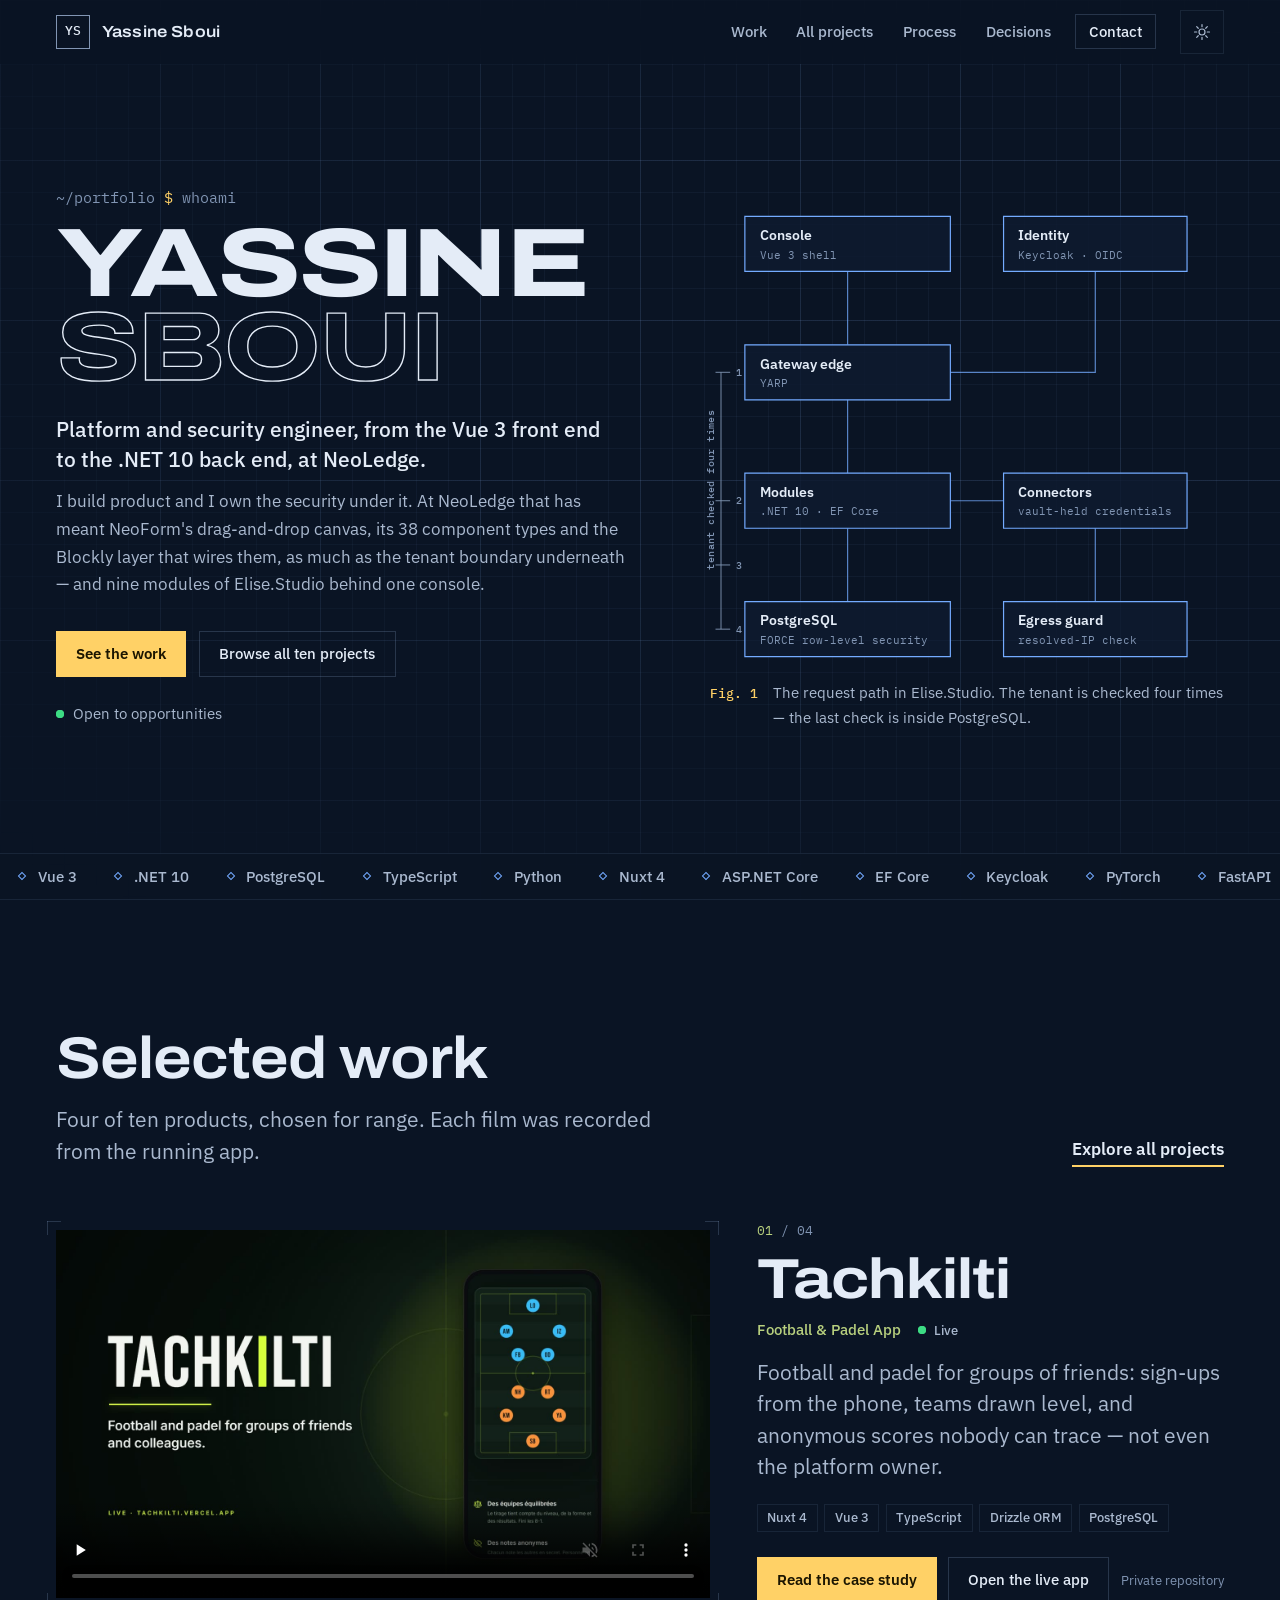
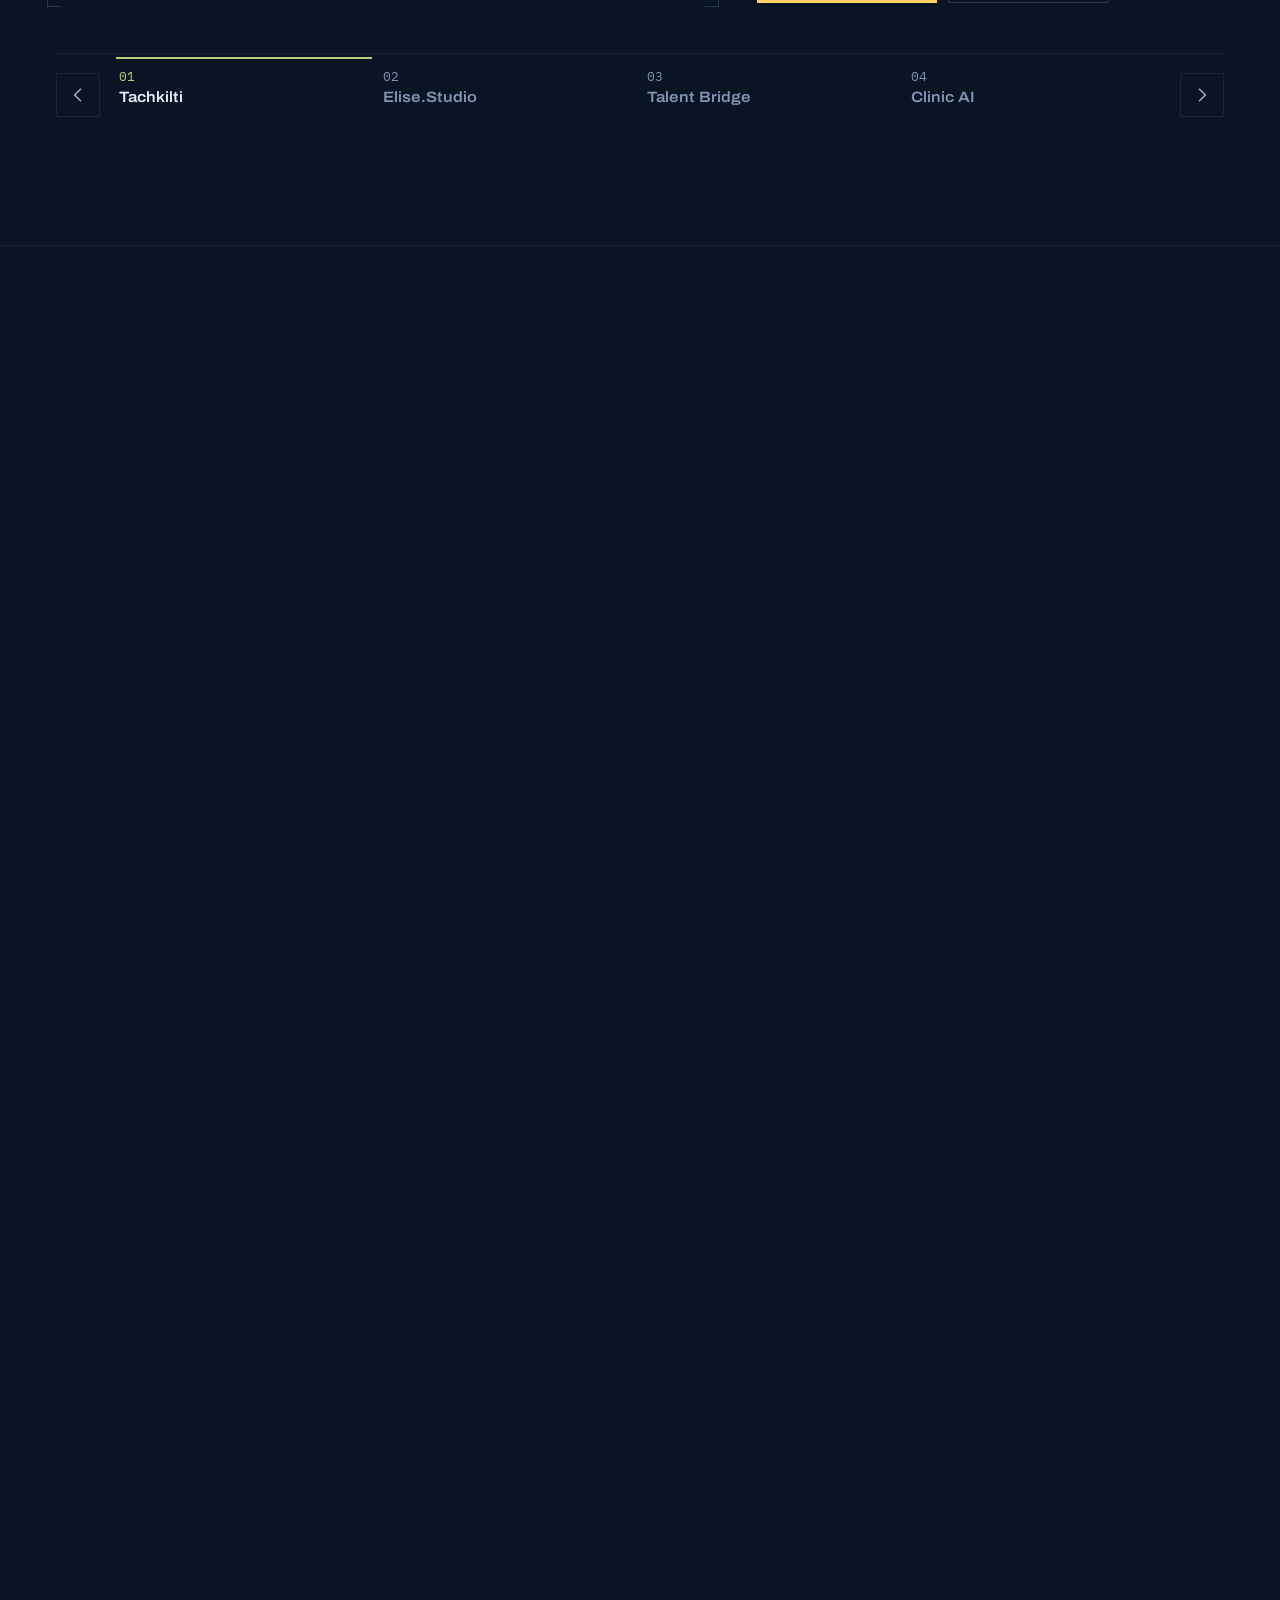
<file: index.html>
<!DOCTYPE html>
<html lang="en" data-theme="dark">
  <head>
    <meta charset="utf-8" />
    <meta name="viewport" content="width=device-width, initial-scale=1" />
    <title>Yassine Sboui — Platform and security engineer</title>
    <meta name="description" content="Yassine Sboui — platform and security engineer, Vue 3 to .NET 10. Ten shipped products, two live to try; case studies with architecture, decisions and demo films." />
    <meta name="author" content="Yassine Sboui" />
    <meta name="theme-color" content="#0a1424" />
    <link rel="canonical" href="https://yassinesboui.vercel.app/" />
    <meta property="og:type" content="website" />
    <meta property="og:title" content="Yassine Sboui — Platform and security engineer" />
    <meta property="og:description" content="Yassine Sboui — platform and security engineer, Vue 3 to .NET 10. Ten shipped products, two live to try; case studies with architecture, decisions and demo films." />
    <meta property="og:url" content="https://yassinesboui.vercel.app/" />
    <meta property="og:image" content="https://yassinesboui.vercel.app/assets/img/og-card.jpg" />
    <meta property="og:image:width" content="1200" />
    <meta property="og:image:height" content="630" />
    <meta name="twitter:card" content="summary_large_image" />
    <meta name="twitter:image" content="https://yassinesboui.vercel.app/assets/img/og-card.jpg" />
    <link rel="icon" type="image/png" href="assets/img/favicon-64.png" />
    <link rel="apple-touch-icon" href="assets/img/apple-touch-icon.png" />
    <!-- Set the theme before first paint, so a visitor who chose the light plate never sees
         the dark one flash first. main.js owns the toggle; this only reads the stored choice. -->
    <script>try{var t=localStorage.getItem('ys-theme');if(t)document.documentElement.setAttribute('data-theme',t)}catch(_){}document.documentElement.classList.add('js')</script>
    <!-- Fonts are self-hosted (assets/fonts), so no third-party origin sits on the critical path. They
         are deliberately not preloaded: on a slow link a preload competes with the stylesheet the
         first paint needs (measured 24 Nov 2026 with render/preload-ab.js), and swapping in causes no
         layout shift. -->
    <link rel="stylesheet" href="assets/css/styles.css" />
    <script src="assets/js/main.js" defer></script>
    <script src="assets/js/home.js" defer></script>
  </head>
  <body>
    <a class="skip-link" href="#main">Skip to content</a>
    <header class="nav" id="nav">
      <nav class="nav__inner wrap" aria-label="Primary">
        <a href="./" class="nav__brand" aria-label="Yassine Sboui, home">
          <span class="nav__mark" aria-hidden="true">YS</span>
          <span class="nav__name">Yassine Sboui</span>
        </a>
        <ul class="nav__menu" id="navMenu">
          <li><a href="#work">Work</a></li>
          <li><a href="projects">All projects</a></li>
          <li><a href="#pipeline">Process</a></li>
          <li><a href="#decisions">Decisions</a></li>
          <li><a href="#contact" class="nav__cta">Contact</a></li>
        </ul>
        <div class="nav__tools">
          <button id="themeToggle" class="icon-btn" type="button" aria-label="Switch to light theme">
            <svg class="icon-sun" viewBox="0 0 24 24" width="18" height="18" aria-hidden="true"><circle cx="12" cy="12" r="4" /><path d="M12 2v3M12 19v3M2 12h3M19 12h3M4.9 4.9l2.1 2.1M17 17l2.1 2.1M19.1 4.9 17 7M7 17l-2.1 2.1" /></svg>
            <svg class="icon-moon" viewBox="0 0 24 24" width="18" height="18" aria-hidden="true"><path d="M21 12.8A9 9 0 1 1 11.2 3a7 7 0 0 0 9.8 9.8Z" /></svg>
          </button>
          <button class="nav__toggle icon-btn" id="navToggle" type="button" aria-expanded="false" aria-controls="navMenu" aria-label="Open navigation">
            <span></span><span></span>
          </button>
        </div>
      </nav>
      <span class="nav__progress" id="navProgress" aria-hidden="true"></span>
    </header>
    <main id="main">
      <!-- ============ HERO ============
           The one bold moment on the site. The name is the output of `whoami`, set as large as
           the column allows; beside it, the request path of the flagship platform drafts itself
           like a blueprint, with the four tenant checks dimensioned down its left edge. Every
           box and label in the figure is a real component of Elise.Studio. -->
      <section class="hero" id="top" aria-labelledby="hero-name">
        <div class="hero__grid" aria-hidden="true"></div>
        <div class="hero__inner wrap">
          <div class="hero__copy">
            <p class="hero__prompt"><span class="hero__path">~/portfolio</span> <span class="hero__dollar">$</span> whoami</p>
            <h1 class="hero__name" id="hero-name"><span>Yassine</span> <span>Sboui</span></h1>
            <p class="hero__role">Platform and security engineer, from the Vue&nbsp;3 front end to the .NET&nbsp;10 back end, at NeoLedge.</p>
            <p class="hero__lede">
              I build product and I own the security under it. At NeoLedge that has meant NeoForm's
              drag-and-drop canvas, its 38 component types and the Blockly layer that wires them, as much
              as the tenant boundary underneath — and nine modules of Elise.Studio behind one console.
            </p>
            <div class="hero__actions">
              <a class="btn btn--primary" href="#work">See the work</a>
              <a class="btn" href="projects">Browse all ten projects</a>
            </div>
            <p class="hero__open"><span class="status__dot" aria-hidden="true"></span>Open to opportunities</p>
          </div>

          <figure class="hero__figure" id="heroFigure">
            <svg class="blueprint" viewBox="0 0 560 520" role="img" aria-labelledby="fig1-cap">
              <!-- connections -->
              <g class="bp-wires">
                <path class="draw" style="--d:.55s" pathLength="1" d="M150 92 V172" />
                <path class="draw" style="--d:.8s" pathLength="1" d="M420 92 V202 H262" />
                <path class="draw" style="--d:1.0s" pathLength="1" d="M150 232 V312" />
                <path class="draw" style="--d:1.2s" pathLength="1" d="M150 372 V452" />
                <path class="draw" style="--d:1.35s" pathLength="1" d="M262 342 H320" />
                <path class="draw" style="--d:1.5s" pathLength="1" d="M420 372 V452" />
              </g>
              <!-- components -->
              <g class="bp-node" data-say="Eight modules mounted in one Vue 3 shell; forms are built by dragging fields onto a canvas.">
                <rect class="draw" style="--d:.1s" pathLength="1" x="38" y="32" width="224" height="60" />
                <text x="54" y="58" class="bp-name fade" style="--d:.5s">Console</text>
                <text x="54" y="78" class="bp-tech fade" style="--d:.6s">Vue 3 shell</text>
              </g>
              <g class="bp-node" data-say="Sign-in through Keycloak; one level and a module perimeter per user replace 27 identity-provider roles.">
                <rect class="draw" style="--d:.3s" pathLength="1" x="320" y="32" width="200" height="60" />
                <text x="336" y="58" class="bp-name fade" style="--d:.7s">Identity</text>
                <text x="336" y="78" class="bp-tech fade" style="--d:.8s">Keycloak · OIDC</text>
              </g>
              <g class="bp-node" data-say="Check 1, at the gateway: a workspace is granted only after membership is confirmed.">
                <rect class="draw" style="--d:.45s" pathLength="1" x="38" y="172" width="224" height="60" />
                <text x="54" y="198" class="bp-name fade" style="--d:.9s">Gateway edge</text>
                <text x="54" y="218" class="bp-tech fade" style="--d:1s">YARP</text>
              </g>
              <g class="bp-node" data-say="Checks 2 and 3: EF Core query filters, then an app.tenant_id interceptor on every connection.">
                <rect class="draw" style="--d:.65s" pathLength="1" x="38" y="312" width="224" height="60" />
                <text x="54" y="338" class="bp-name fade" style="--d:1.1s">Modules</text>
                <text x="54" y="358" class="bp-tech fade" style="--d:1.2s">.NET 10 · EF Core</text>
              </g>
              <g class="bp-node" data-say="Ten connector families — REST, SQL, S3, SMTP, DocuSign, MCP — with credentials held in a vault.">
                <rect class="draw" style="--d:.8s" pathLength="1" x="320" y="312" width="200" height="60" />
                <text x="336" y="338" class="bp-name fade" style="--d:1.3s">Connectors</text>
                <text x="336" y="358" class="bp-tech fade" style="--d:1.4s">vault-held credentials</text>
              </g>
              <g class="bp-node" data-say="Check 4, inside the database: FORCE row-level security under roles that cannot bypass it.">
                <rect class="draw" style="--d:.95s" pathLength="1" x="38" y="452" width="224" height="60" />
                <text x="54" y="478" class="bp-name fade" style="--d:1.5s">PostgreSQL</text>
                <text x="54" y="498" class="bp-tech fade" style="--d:1.6s">FORCE row-level security</text>
              </g>
              <g class="bp-node" data-say="Private-network targets are refused on the resolved IP, before any socket opens.">
                <rect class="draw" style="--d:1.1s" pathLength="1" x="320" y="452" width="200" height="60" />
                <text x="336" y="478" class="bp-name fade" style="--d:1.7s">Egress guard</text>
                <text x="336" y="498" class="bp-tech fade" style="--d:1.8s">resolved-IP check</text>
              </g>
              <!-- dimension line: where the tenant is enforced -->
              <g class="bp-dim fade" style="--d:1.9s">
                <path d="M12 202 V482" />
                <path d="M6 202 H22 M6 342 H22 M6 412 H22 M6 482 H22" />
                <text x="28" y="206">1</text><text x="28" y="346">2</text><text x="28" y="416">3</text><text x="28" y="486">4</text>
                <text class="bp-dim__label" transform="translate(4 330) rotate(-90)" text-anchor="middle">tenant checked four times</text>
              </g>
              <!-- a request travelling down the path, once the drawing is done -->
              <circle class="bp-packet" r="4.5" />
            </svg>
            <figcaption id="fig1-cap">
              <span class="fig-no">Fig. 1</span>
              <span class="hero__say" id="heroSay">The request path in Elise.Studio. The tenant is checked four times — the last check is inside PostgreSQL.</span>
            </figcaption>
          </figure>
        </div>
        <p class="hero__readout" aria-hidden="true"><span>x</span> <span id="rx">0000</span> <span>y</span> <span id="ry">0000</span></p>
        <div class="ticker" role="region" aria-label="Technologies I work with">
        <ul class="ticker__track"><li>Vue 3</li><li>.NET 10</li><li>PostgreSQL</li><li>TypeScript</li><li>Python</li><li>Nuxt 4</li><li>ASP.NET Core</li><li>EF Core</li><li>Keycloak</li><li>PyTorch</li><li>FastAPI</li><li>Spring Boot</li><li>Flutter</li><li>React</li><li>Docker</li><li>Playwright</li><li>Row-level security</li><li>Blockly</li><li>SQL Server</li><li>Node.js</li></ul>
        <ul class="ticker__track" aria-hidden="true"><li>Vue 3</li><li>.NET 10</li><li>PostgreSQL</li><li>TypeScript</li><li>Python</li><li>Nuxt 4</li><li>ASP.NET Core</li><li>EF Core</li><li>Keycloak</li><li>PyTorch</li><li>FastAPI</li><li>Spring Boot</li><li>Flutter</li><li>React</li><li>Docker</li><li>Playwright</li><li>Row-level security</li><li>Blockly</li><li>SQL Server</li><li>Node.js</li></ul>
      </div>
      </section>

      <!-- ============ SELECTED WORK ============ -->
      <section class="sheet wrap" id="work" aria-labelledby="work-title">
        <div class="sheet__head sheet__head--split">
          <div>
            <h2 class="sheet__title" id="work-title">Selected work</h2>
            <p class="sheet__intro">Four of ten products, chosen for range. Each film was recorded from the running app.</p>
          </div>
          <a class="link-strong" href="projects">Explore all projects</a>
        </div>
        <div class="carousel" aria-roledescription="carousel" aria-label="Selected projects">
          <div class="carousel__viewport">
          <article class="slide accent-tachkilti is-active" id="slide-tachkilti" role="group" aria-roledescription="slide" aria-label="1 of 4: Tachkilti">
            <div class="slide__media">
            <div class="project__media frame">
              <video controls muted loop playsinline preload="none" poster="assets/video/tachkilti-poster.jpg" width="1600" height="900">
                <source src="assets/video/tachkilti.mp4" type="video/mp4" />
                Your browser can't play this video. <a href="assets/video/tachkilti.mp4">Download the film</a>.
              </video>
            </div>
            </div>
            <div class="slide__body">
              <p class="slide__count"><span>01</span> / 04</p>
              <h3 class="slide__title">Tachkilti</h3>
              <div class="slide__meta"><p class="slide__kind">Football &amp; Padel App</p><p class="status status--live "><span class="status__dot" aria-hidden="true"></span>Live</p></div>
              <p class="slide__summary">Football and padel for groups of friends: sign-ups from the phone, teams drawn level, and anonymous scores nobody can trace — not even the platform owner.</p>
              <ul class="tags"><li>Nuxt 4</li><li>Vue 3</li><li>TypeScript</li><li>Drizzle ORM</li><li>PostgreSQL</li></ul>
              <div class="slide__links"><a class="btn btn--primary" href="work/tachkilti">Read the case study</a><a class="btn" href="https://tachkilti.vercel.app" target="_blank" rel="noopener">Open the live app</a><span class="note-private">Private repository</span></div>
            </div>
          </article>
          <article class="slide accent-elise-studio" id="slide-elise-studio" role="group" aria-roledescription="slide" aria-label="2 of 4: Elise.Studio">
            <div class="slide__media">
            <div class="project__media frame">
              <video controls muted loop playsinline preload="none" data-poster="assets/video/elise-studio-poster.jpg" width="1600" height="900">
                <source src="assets/video/elise-studio.mp4" type="video/mp4" />
                Your browser can't play this video. <a href="assets/video/elise-studio.mp4">Download the film</a>.
              </video>
            </div>
            </div>
            <div class="slide__body">
              <p class="slide__count"><span>02</span> / 04</p>
              <h3 class="slide__title">Elise.Studio</h3>
              <div class="slide__meta"><p class="slide__kind">Multi-Tenant Platform</p><p class="status status--enterprise "><span class="status__dot" aria-hidden="true"></span>At NeoLedge</p></div>
              <p class="slide__summary">Nine business modules behind one console, with every request&#x27;s tenant enforced four separate times — down to row-level security in PostgreSQL.</p>
              <ul class="tags"><li>.NET 10</li><li>Vue 3</li><li>PostgreSQL RLS</li><li>YARP</li><li>Elsa Workflows 3</li></ul>
              <div class="slide__links"><a class="btn btn--primary" href="work/elise-studio">Read the case study</a><span class="note-private">Private enterprise project</span></div>
            </div>
          </article>
          <article class="slide accent-talent-bridge" id="slide-talent-bridge" role="group" aria-roledescription="slide" aria-label="3 of 4: Talent Bridge">
            <div class="slide__media">
            <div class="project__media frame">
              <video controls muted loop playsinline preload="none" data-poster="assets/video/talent-bridge-poster.jpg" width="1600" height="900">
                <source src="assets/video/talent-bridge.mp4" type="video/mp4" />
                Your browser can't play this video. <a href="assets/video/talent-bridge.mp4">Download the film</a>.
              </video>
            </div>
            </div>
            <div class="slide__body">
              <p class="slide__count"><span>03</span> / 04</p>
              <h3 class="slide__title">Talent Bridge</h3>
              <div class="slide__meta"><p class="slide__kind">Matching Engine</p><p class="status status--open "><span class="status__dot" aria-hidden="true"></span>Open source</p></div>
              <p class="slide__summary">Job matching that shows its work: a seven-part score over 785,741 scraped postings, with every sub-score, matched and missing skill, and written reason in the response.</p>
              <ul class="tags"><li>Python</li><li>FastAPI</li><li>PyTorch</li><li>sentence-transformers</li><li>Vue 3</li></ul>
              <div class="slide__links"><a class="btn btn--primary" href="work/talent-bridge">Read the case study</a><a class="btn" href="https://github.com/YassineSboui/Talent-Bridge" target="_blank" rel="noopener">View the code on GitHub</a></div>
            </div>
          </article>
          <article class="slide accent-clinic-ai" id="slide-clinic-ai" role="group" aria-roledescription="slide" aria-label="4 of 4: Clinic AI">
            <div class="slide__media">
            <div class="project__media frame">
              <video controls muted loop playsinline preload="none" data-poster="assets/video/clinic-ai-poster.jpg" width="1600" height="900">
                <source src="assets/video/clinic-ai.mp4" type="video/mp4" />
                Your browser can't play this video. <a href="assets/video/clinic-ai.mp4">Download the film</a>.
              </video>
            </div>
            </div>
            <div class="slide__body">
              <p class="slide__count"><span>04</span> / 04</p>
              <h3 class="slide__title">Clinic AI</h3>
              <div class="slide__meta"><p class="slide__kind">WhatsApp Assistant</p><p class="status status--pilot "><span class="status__dot" aria-hidden="true"></span>Pilot-ready</p></div>
              <p class="slide__summary">A WhatsApp assistant for clinics that answers in the patient&#x27;s language and books appointments — and only ever quotes prices the clinic published.</p>
              <ul class="tags"><li>Node.js 22</li><li>Express</li><li>better-sqlite3</li><li>WhatsApp Cloud API</li><li>Anthropic SDK</li></ul>
              <div class="slide__links"><a class="btn btn--primary" href="work/clinic-ai">Read the case study</a><span class="note-private">Private repository</span></div>
            </div>
          </article>
          </div>
          <div class="carousel__controls">
            <button type="button" class="icon-btn carousel__step" data-step="-1" aria-label="Previous project">
              <svg viewBox="0 0 24 24" width="20" height="20" aria-hidden="true"><path d="M15 5 8 12l7 7" /></svg>
            </button>
            <ol class="carousel__tabs"><li><button type="button" class="carousel__tab accent-tachkilti" data-go="0" aria-controls="slide-tachkilti" aria-current="true"><span class="carousel__tab-no">01</span><span class="carousel__tab-name">Tachkilti</span></button></li><li><button type="button" class="carousel__tab accent-elise-studio" data-go="1" aria-controls="slide-elise-studio"><span class="carousel__tab-no">02</span><span class="carousel__tab-name">Elise.Studio</span></button></li><li><button type="button" class="carousel__tab accent-talent-bridge" data-go="2" aria-controls="slide-talent-bridge"><span class="carousel__tab-no">03</span><span class="carousel__tab-name">Talent Bridge</span></button></li><li><button type="button" class="carousel__tab accent-clinic-ai" data-go="3" aria-controls="slide-clinic-ai"><span class="carousel__tab-no">04</span><span class="carousel__tab-name">Clinic AI</span></button></li></ol>
            <button type="button" class="icon-btn carousel__step" data-step="1" aria-label="Next project">
              <svg viewBox="0 0 24 24" width="20" height="20" aria-hidden="true"><path d="m9 5 7 7-7 7" /></svg>
            </button>
          </div>
        </div>
      </section>

      <!-- ============ PIPELINE ============ -->
      <section class="sheet wrap" id="pipeline" aria-labelledby="pipeline-title">
        <div class="sheet__head">
          <h2 class="sheet__title" id="pipeline-title">From idea to production</h2>
          <p class="sheet__intro">How I take a system from a constraint to a URL someone else can open — and where each stage shows up in the work.</p>
        </div>
        <div class="pipeline">
          <div class="pipeline__track">
            <div class="pipeline__rail" aria-hidden="true"><span class="pipeline__flow"></span></div>
            <ol class="pipeline__stages" role="tablist" aria-label="Stages">
            <li class="stage" role="presentation">
              <button type="button" class="stage__btn" role="tab" id="tab-idea" aria-selected="true" aria-controls="panel-idea" tabindex="0">
                <span class="stage__node" aria-hidden="true"><span></span></span>
                <span class="stage__no">01</span>
                <span class="stage__name">Idea</span>
                <span class="stage__count">3 examples</span>
              </button>
            </li>
            <li class="stage" role="presentation">
              <button type="button" class="stage__btn" role="tab" id="tab-architecture" aria-selected="false" aria-controls="panel-architecture" tabindex="-1">
                <span class="stage__node" aria-hidden="true"><span></span></span>
                <span class="stage__no">02</span>
                <span class="stage__name">Architecture</span>
                <span class="stage__count">3 examples</span>
              </button>
            </li>
            <li class="stage" role="presentation">
              <button type="button" class="stage__btn" role="tab" id="tab-development" aria-selected="false" aria-controls="panel-development" tabindex="-1">
                <span class="stage__node" aria-hidden="true"><span></span></span>
                <span class="stage__no">03</span>
                <span class="stage__name">Development</span>
                <span class="stage__count">3 examples</span>
              </button>
            </li>
            <li class="stage" role="presentation">
              <button type="button" class="stage__btn" role="tab" id="tab-testing" aria-selected="false" aria-controls="panel-testing" tabindex="-1">
                <span class="stage__node" aria-hidden="true"><span></span></span>
                <span class="stage__no">04</span>
                <span class="stage__name">Testing</span>
                <span class="stage__count">3 examples</span>
              </button>
            </li>
            <li class="stage" role="presentation">
              <button type="button" class="stage__btn" role="tab" id="tab-deployment" aria-selected="false" aria-controls="panel-deployment" tabindex="-1">
                <span class="stage__node" aria-hidden="true"><span></span></span>
                <span class="stage__no">05</span>
                <span class="stage__name">Deployment</span>
                <span class="stage__count">3 examples</span>
              </button>
            </li>
            </ol>
          </div>
          <div class="pipeline__panels">
          <div class="stage-panel" role="tabpanel" id="panel-idea" aria-labelledby="tab-idea">
            <p class="stage-panel__principle">Start from the constraint, not the feature list.</p>
            <p class="stage-panel__text">Before a screen exists I write down what has to stay true — a price the model must never invent, a tenant that must never leak, a score nobody may trace.</p>
            <ul class="evidence"><li><a href="work/mrayaq"><span class="evidence__project">MRAYAQ</span><span class="evidence__text">Built instead of paying for Shopify, so prices had to be enforced on the server.</span></a></li><li><a href="work/clinic-ai"><span class="evidence__project">Clinic AI</span><span class="evidence__text">Clinics reply late and without a price; the assistant may only quote published ones.</span></a></li><li><a href="work/talent-bridge"><span class="evidence__project">Talent Bridge</span><span class="evidence__text">Keyword filters rank a title above a skill; the score had to explain itself.</span></a></li></ul>
          </div>
          <div class="stage-panel" role="tabpanel" id="panel-architecture" aria-labelledby="tab-architecture">
            <p class="stage-panel__principle">Draw the boundaries before the screens.</p>
            <p class="stage-panel__text">I decide where each rule is enforced and how many times — then make the boundary the thing the rest of the code cannot go around.</p>
            <ul class="evidence"><li><a href="work/elise-studio"><span class="evidence__project">Elise.Studio</span><span class="evidence__text">A request&#x27;s tenant is checked four times, the last inside PostgreSQL.</span></a></li><li><a href="work/auto-ecole"><span class="evidence__project">Auto-École</span><span class="evidence__text">Six modules reach each other through query interfaces, never through each other&#x27;s tables.</span></a></li><li><a href="work/mrayaq"><span class="evidence__project">MRAYAQ</span><span class="evidence__text">Layered so that no endpoint lambda ever touches the DbContext.</span></a></li></ul>
          </div>
          <div class="stage-panel" role="tabpanel" id="panel-development" aria-labelledby="tab-development">
            <p class="stage-panel__principle">Build across the stack, from component to column.</p>
            <p class="stage-panel__text">Most of my work crosses the whole height of the system: the component, the API behind it, the table under it.</p>
            <ul class="evidence"><li><a href="work/neoform"><span class="evidence__project">NeoForm</span><span class="evidence__text">38 component types, 45 validation rules, and the Blockly layer that wires them.</span></a></li><li><a href="work/tachkilti"><span class="evidence__project">Tachkilti</span><span class="evidence__text">137 API routes behind one installable app, in three languages.</span></a></li><li><a href="work/neolibrary"><span class="evidence__project">NeoLibrary</span><span class="evidence__text">37 components whose state classes are pure functions of props and context.</span></a></li></ul>
          </div>
          <div class="stage-panel" role="tabpanel" id="panel-testing" aria-labelledby="tab-testing">
            <p class="stage-panel__principle">Make the rules executable.</p>
            <p class="stage-panel__text">A rule I care about gets a test that fails when it breaks — a missing database policy, a physical padding value, an endpoint without authorization.</p>
            <ul class="evidence"><li><a href="work/elise-studio"><span class="evidence__project">Elise.Studio</span><span class="evidence__text">A conformance test goes red the moment a table ships without a policy.</span></a></li><li><a href="work/neolibrary"><span class="evidence__project">NeoLibrary</span><span class="evidence__text">585 tests with nothing mounted, including one that forbids physical padding.</span></a></li><li><a href="work/tachkilti"><span class="evidence__project">Tachkilti</span><span class="evidence__text">132 test files, from unit tests to Playwright runs on a real browser.</span></a></li></ul>
          </div>
          <div class="stage-panel" role="tabpanel" id="panel-deployment" aria-labelledby="tab-deployment">
            <p class="stage-panel__principle">Ship where it can be checked.</p>
            <p class="stage-panel__text">The work ends where someone else can open it: a live URL, a pipeline, a migration that runs on every build.</p>
            <ul class="evidence"><li><a href="work/tachkilti"><span class="evidence__project">Tachkilti</span><span class="evidence__text">Vercel and Neon, with migrations applied at build time.</span></a></li><li><a href="work/auto-ecole"><span class="evidence__project">Auto-École</span><span class="evidence__text">Flutter web on Vercel, the Spring Boot API in Docker on Render, PostgreSQL on Neon.</span></a></li><li><a href="work/tripmate"><span class="evidence__project">TripMate</span><span class="evidence__text">An installable app whose opened pages still load offline.</span></a></li></ul>
          </div>
          </div>
        </div>
      </section>

      <!-- ============ DECISIONS ============ -->
      <section class="sheet wrap" id="decisions" aria-labelledby="decisions-title">
        <div class="sheet__head">
          <h2 class="sheet__title" id="decisions-title">Decisions</h2>
          <p class="sheet__intro">Eight calls I would defend in a review. Open one for what I rejected, what I did, and what it cost.</p>
        </div>
        <div class="decisions">
          <details class="decision">
            <summary>
              <span class="decision__label">Nobody knows who</span>
              <span class="decision__constraint">After every match, players score each other out of ten and can leave a note. The scores are only honest if nobody — organiser, platform owner, anyone holding the database — can see who gave what.</span>
              <span class="decision__toggle" aria-hidden="true"></span>
            </summary>
            <div class="decision__body"><dl><div class="decision__part"><dt>What I rejected</dt><dd>Storing the rater and hiding the column.</dd></div><div class="decision__part"><dt>What I did</dt><dd>Every &quot;who&quot; column — rater, note sender, poll voter — holds only an HMAC keyed by a secret that never enters the database; notes and player ratings are also sealed with AES-256-GCM. A player finds their own ratings by recomputing the hash.</dd></div><div class="decision__part"><dt>What it cost</dt><dd>The secret can never be rotated once ratings exist, and a moderator can hide a reported note but never learn who wrote it.</dd></div></dl><a class="decision__link" href="work/tachkilti">From the Tachkilti case study</a></div>
          </details>
          <details class="decision">
            <summary>
              <span class="decision__label">SSRF filter</span>
              <span class="decision__constraint">Connectors have to reach customer systems — REST, SQL, storage and e-signature services we do not control.</span>
              <span class="decision__toggle" aria-hidden="true"></span>
            </summary>
            <div class="decision__body"><dl><div class="decision__part"><dt>What I rejected</dt><dd>Validating the URL.</dd></div><div class="decision__part"><dt>What I did</dt><dd>A filter in the socket connect callback, refusing private-network targets on resolved IPs before any socket opens — closing the DNS-rebinding window.</dd></div><div class="decision__part"><dt>What it cost</dt><dd>The check runs per connection, not once, and DISCOVERY_EGRESS_BLOCKED is a refusal a customer will occasionally see legitimately.</dd></div></dl><a class="decision__link" href="work/elise-studio">From the Elise.Studio case study</a></div>
          </details>
          <details class="decision">
            <summary>
              <span class="decision__label">Publishing 0.524</span>
              <span class="decision__constraint">The triage classifier&#x27;s held-out accuracy is 0.894.</span>
              <span class="decision__toggle" aria-hidden="true"></span>
            </summary>
            <div class="decision__body"><dl><div class="decision__part"><dt>What I rejected</dt><dd>Shipping 0.894 alone.</dd></div><div class="decision__part"><dt>What I did</dt><dd>Published 0.524 cross-source transfer recall beside it, in four places, because holding out an entire CDC/WHO source passage shows the classifier is largely learning one page&#x27;s phrasing.</dd></div><div class="decision__part"><dt>What it cost</dt><dd>Cholera reads 0.015, in public.</dd></div></dl><a class="decision__link" href="work/medical-nlp">From the Symptom Triage Console case study</a></div>
          </details>
          <details class="decision">
            <summary>
              <span class="decision__label">The 62 cap</span>
              <span class="decision__constraint">Keyword ATS filters rank a job title above a candidate who can do the work, and explain neither decision.</span>
              <span class="decision__toggle" aria-hidden="true"></span>
            </summary>
            <div class="decision__body"><dl><div class="decision__part"><dt>What I rejected</dt><dd>One confidence score.</dd></div><div class="decision__part"><dt>What I did</dt><dd>Two stages of ceilings cap matches supported only by the job title: a title hit with a skills sub-score under 35 is held at 62.</dd></div><div class="decision__part"><dt>What it cost</dt><dd>Real title matches get capped too.</dd></div></dl><a class="decision__link" href="work/talent-bridge">From the Talent Bridge case study</a></div>
          </details>
          <details class="decision">
            <summary>
              <span class="decision__label">Discard the reply</span>
              <span class="decision__constraint">The assistant answers foreign patients for Turkish clinics over WhatsApp, and must never quote a price it invented.</span>
              <span class="decision__toggle" aria-hidden="true"></span>
            </summary>
            <div class="decision__body"><dl><div class="decision__part"><dt>What I rejected</dt><dd>Correcting the number.</dd></div><div class="decision__part"><dt>What I did</dt><dd>Every price the model writes is re-extracted against an allow-list built from the clinic&#x27;s price list and FAQ; a reply carrying an unlisted figure is discarded whole, booking marker included.</dd></div><div class="decision__part"><dt>What it cost</dt><dd>The patient gets a fixed &quot;our coordinator will confirm your plan first&quot; line instead of the answer they asked for, and the reply the model did write is discarded with it, booking included.</dd></div></dl><a class="decision__link" href="work/clinic-ai">From the Clinic AI case study</a></div>
          </details>
          <details class="decision">
            <summary>
              <span class="decision__label">Replay, don&#x27;t store</span>
              <span class="decision__constraint">Instructors fill a session sheet after every driving lesson, the office can correct any sheet later, and the exam and billing modules read the result.</span>
              <span class="decision__toggle" aria-hidden="true"></span>
            </summary>
            <div class="decision__body"><dl><div class="decision__part"><dt>What I rejected</dt><dd>Keeping hours and skill levels as columns updated on save.</dd></div><div class="decision__part"><dt>What I did</dt><dd>Nothing is stored twice: official hours, each skill&#x27;s current level and the progress curve are replayed from the validated sheets on every read, so one corrected sheet changes them everywhere at once.</dd></div><div class="decision__part"><dt>What it cost</dt><dd>Every read walks the student&#x27;s whole history instead of reading one row.</dd></div></dl><a class="decision__link" href="work/auto-ecole">From the Auto-École case study</a></div>
          </details>
          <details class="decision">
            <summary>
              <span class="decision__label">Nothing mounted</span>
              <span class="decision__constraint">37 components, an 8-state field spec, seven of those states resolved by a six-branch priority chain — disabled &gt; readonly &gt; invalid &gt; warning &gt; focused &gt; default.</span>
              <span class="decision__toggle" aria-hidden="true"></span>
            </summary>
            <div class="decision__body"><dl><div class="decision__part"><dt>What I rejected</dt><dd>Rendering components to assert it.</dd></div><div class="decision__part"><dt>What I did</dt><dd>Passthrough classes computed as pure functions of props and context, asserted in unit tests with nothing mounted, including a test that forbids physical padding so RTL stays correct.</dd></div><div class="decision__part"><dt>What it cost</dt><dd>The tests assert classes, not pixels.</dd></div></dl><a class="decision__link" href="work/neolibrary">From the NeoLibrary case study</a></div>
          </details>
          <details class="decision">
            <summary>
              <span class="decision__label">This page</span>
              <span class="decision__constraint">Ten demo films of real running product, across one site.</span>
              <span class="decision__toggle" aria-hidden="true"></span>
            </summary>
            <div class="decision__body"><dl><div class="decision__part"><dt>What I rejected</dt><dd>Autoplay and eager loading.</dd></div><div class="decision__part"><dt>What I did</dt><dd>preload=&quot;none&quot;, posters sized to the box they sit in, one film decoding at a time, and a manual-pause flag that scrolling never overrides.</dd></div><div class="decision__part"><dt>What it cost</dt><dd>A deliberate delay before a film starts. Measured on the first seven: 113 MB to 24 MB, scroll p99 99.7ms to 17ms, simultaneous loads 8 to 1, and a film you pause stays paused.</dd></div></dl><span class="decision__link decision__link--here">This site</span></div>
          </details>
        </div>
      </section>

      <!-- ============ STACK ============ -->
      <section class="sheet wrap" id="stack" aria-labelledby="stack-title">
        <div class="sheet__head">
          <h2 class="sheet__title" id="stack-title">What I build with</h2>
          <p class="sheet__intro">Every technology the ten products ship, grouped by layer.</p>
        </div>
        <div class="constellation">
          <figure class="constellation__figure" aria-hidden="true">
            <svg viewBox="0 0 1180 760" class="constellation__svg" focusable="false">
              <g class="cedges"><path d="M926.3 292.2 Q620.9 360.7 394.0 380.0" data-t="Riverpod" data-p="auto-ecole" /><path d="M446.5 605.6 Q523.5 445.4 431.4 451.7" data-t="better-sqlite3" data-p="clinic-ai" /><path d="M804.9 577.3 Q650.6 448.9 650.6 496.0" data-t="FastAPI" data-p="talent-bridge" /><path d="M804.9 577.3 Q624.0 397.9 529.4 264.0" data-t="FastAPI" data-p="medical-nlp" /><path d="M674.8 140.9 Q595.3 352.9 529.4 496.0" data-t="React 19" data-p="tripmate" /><path d="M648.8 622.7 Q616.3 407.9 650.6 264.0" data-t="Drizzle ORM" data-p="tachkilti" /><path d="M902.3 502.4 Q623.8 422.7 431.4 451.7" data-t="Express" data-p="clinic-ai" /><path d="M927.3 465.9 Q699.1 383.1 748.6 308.3" data-t="YARP" data-p="elise-studio" /><path d="M851.3 210.8 Q660.8 317.2 650.6 264.0" data-t="PWA" data-p="tachkilti" /><path d="M851.3 210.8 Q634.2 368.3 529.4 496.0" data-t="PWA" data-p="tripmate" /><path d="M230.2 370.9 Q497.5 403.5 529.4 496.0" data-t="JWT" data-p="tripmate" /><path d="M230.2 370.9 Q467.7 378.0 394.0 380.0" data-t="JWT" data-p="auto-ecole" /><path d="M230.2 370.9 Q476.0 362.2 431.4 308.3" data-t="JWT" data-p="mrayaq" /><path d="M703.2 146.5 Q601.6 354.2 529.4 496.0" data-t="Next.js 16" data-p="tripmate" /><path d="M237.2 330.9 Q547.3 353.4 748.6 308.3" data-t="Elsa Workflows 3" data-p="elise-studio" /><path d="M265.4 273.7 Q483.7 372.4 431.4 451.7" data-t="WhatsApp Cloud API" data-p="clinic-ai" /><path d="M900.8 255.8 Q615.3 352.7 394.0 380.0" data-t="Flutter" data-p="auto-ecole" /><path d="M474.0 612.9 Q529.6 447.0 431.4 451.7" data-t="SQLite" data-p="clinic-ai" /><path d="M474.0 612.9 Q551.2 405.7 529.4 264.0" data-t="SQLite" data-p="medical-nlp" /><path d="M394.5 586.6 Q560.3 451.0 650.6 496.0" data-t="Power BI" data-p="talent-bridge" /><path d="M293.5 519.5 Q538.1 436.2 650.6 496.0" data-t="sentence-transformers" data-p="talent-bridge" /><path d="M243.5 446.8 Q500.4 420.2 529.4 496.0" data-t="Gemini API" data-p="tripmate" /><path d="M243.5 446.8 Q470.7 394.7 394.0 380.0" data-t="Gemini API" data-p="auto-ecole" /><path d="M332.8 207.8 Q546.8 316.6 650.6 264.0" data-t="Neon" data-p="tachkilti" /><path d="M332.8 207.8 Q490.3 342.1 394.0 380.0" data-t="Neon" data-p="auto-ecole" /><path d="M244.3 311.3 Q557.1 364.9 786.0 380.0" data-t="Blockly" data-p="neoform" /><path d="M244.3 311.3 Q548.8 380.7 748.6 451.7" data-t="Blockly" data-p="neolibrary" /><path d="M230.4 391.1 Q545.8 366.7 748.6 308.3" data-t="Keycloak / OIDC" data-p="elise-studio" /><path d="M230.4 391.1 Q554.0 382.4 786.0 380.0" data-t="Keycloak / OIDC" data-p="neoform" /><path d="M868.8 535.6 Q608.2 414.2 394.0 380.0" data-t="Spring Boot 4.1" data-p="auto-ecole" /><path d="M619.5 625.2 Q553.4 433.9 394.0 380.0" data-t="Flyway" data-p="auto-ecole" /><path d="M830.1 196.7 Q607.9 355.4 431.4 451.7" data-t="Vanilla JS" data-p="clinic-ai" /><path d="M914.6 273.7 Q618.3 356.6 394.0 380.0" data-t="Dart" data-p="auto-ecole" /><path d="M949.5 366.9 Q634.2 361.3 431.4 308.3" data-t=".NET 8" data-p="mrayaq" /><path d="M757.5 162.2 Q661.7 347.9 748.6 451.7" data-t="PrimeVue 4" data-p="neolibrary" /><path d="M757.5 162.2 Q592.0 316.3 431.4 308.3" data-t="PrimeVue 4" data-p="mrayaq" /><path d="M279.2 255.8 Q535.0 327.2 650.6 264.0" data-t="Web Push" data-p="tachkilti" /><path d="M807.3 183.9 Q672.7 352.6 748.6 451.7" data-t="Vite" data-p="neolibrary" /><path d="M295.2 238.9 Q538.5 323.4 650.6 264.0" data-t="Vercel" data-p="tachkilti" /><path d="M295.2 238.9 Q511.8 374.5 529.4 496.0" data-t="Vercel" data-p="tripmate" /><path d="M295.2 238.9 Q482.0 348.9 394.0 380.0" data-t="Vercel" data-p="auto-ecole" /><path d="M706.0 612.9 Q628.8 405.7 650.6 264.0" data-t="PostgreSQL" data-p="tachkilti" /><path d="M706.0 612.9 Q650.4 415.5 748.6 308.3" data-t="PostgreSQL" data-p="elise-studio" /><path d="M706.0 612.9 Q658.6 431.2 786.0 380.0" data-t="PostgreSQL" data-p="neoform" /><path d="M706.0 612.9 Q572.4 431.2 394.0 380.0" data-t="PostgreSQL" data-p="auto-ecole" /><path d="M560.5 625.2 Q596.8 459.5 650.6 496.0" data-t="SSIS" data-p="talent-bridge" /><path d="M936.5 446.8 Q709.3 394.7 786.0 380.0" data-t=".NET Aspire" data-p="neoform" /><path d="M476.8 146.5 Q522.0 328.6 394.0 380.0" data-t="JUnit 5" data-p="auto-ecole" /><path d="M505.2 140.9 Q528.2 327.4 394.0 380.0" data-t="flutter_test" data-p="auto-ecole" /><path d="M645.9 137.0 Q615.6 301.0 650.6 264.0" data-t="Nuxt 4" data-p="tachkilti" /><path d="M264.1 484.5 Q483.4 418.8 431.4 451.7" data-t="faster-whisper" data-p="clinic-ai" /><path d="M419.9 596.8 Q539.3 402.2 529.4 264.0" data-t="SQLAlchemy" data-p="medical-nlp" /><path d="M449.2 153.6 Q572.3 304.7 650.6 264.0" data-t="Playwright" data-p="tachkilti" /><path d="M449.2 153.6 Q524.1 346.0 431.4 451.7" data-t="Playwright" data-p="clinic-ai" /><path d="M590.0 626.0 Q603.3 459.6 650.6 496.0" data-t="SQL Server" data-p="talent-bridge" /><path d="M590.0 626.0 Q555.1 418.3 431.4 308.3" data-t="SQL Server" data-p="mrayaq" /><path d="M311.2 535.6 Q542.0 439.8 650.6 496.0" data-t="PyTorch" data-p="talent-bridge" /><path d="M915.9 484.5 Q626.8 418.8 431.4 451.7" data-t="Node.js 22" data-p="clinic-ai" /><path d="M730.8 153.6 Q634.3 304.7 650.6 264.0" data-t="TypeScript" data-p="tachkilti" /><path d="M730.8 153.6 Q664.1 330.2 786.0 380.0" data-t="TypeScript" data-p="neoform" /><path d="M730.8 153.6 Q655.9 346.0 748.6 451.7" data-t="TypeScript" data-p="neolibrary" /><path d="M730.8 153.6 Q607.7 355.7 529.4 496.0" data-t="TypeScript" data-p="tripmate" /><path d="M730.8 153.6 Q586.1 314.4 431.4 308.3" data-t="TypeScript" data-p="mrayaq" /><path d="M531.2 622.7 Q563.7 458.9 529.4 496.0" data-t="MongoDB" data-p="tripmate" /><path d="M232.5 350.8 Q546.2 357.8 748.6 308.3" data-t="Multi-tenancy" data-p="elise-studio" /><path d="M232.5 350.8 Q554.5 373.6 786.0 380.0" data-t="Multi-tenancy" data-p="neoform" /><path d="M949.9 387.1 Q712.3 381.6 786.0 380.0" data-t="ASP.NET Core" data-p="neoform" /><path d="M422.5 162.2 Q539.8 306.6 529.4 264.0" data-t="pytest" data-p="medical-nlp" /><path d="M780.5 588.7 Q618.6 400.4 529.4 264.0" data-t="Pydantic" data-p="medical-nlp" /><path d="M397.0 172.4 Q560.9 308.8 650.6 264.0" data-t="Vitest" data-p="tachkilti" /><path d="M397.0 172.4 Q582.4 350.1 748.6 451.7" data-t="Vitest" data-p="neolibrary" /><path d="M397.0 172.4 Q534.2 359.8 529.4 496.0" data-t="Vitest" data-p="tripmate" /><path d="M849.2 550.7 Q603.9 417.6 394.0 380.0" data-t="Spring Security" data-p="auto-ecole" /><path d="M677.7 618.6 Q644.2 416.7 748.6 308.3" data-t="PostgreSQL RLS" data-p="elise-studio" /><path d="M677.7 618.6 Q652.4 432.5 786.0 380.0" data-t="PostgreSQL RLS" data-p="neoform" /><path d="M330.8 550.7 Q519.6 392.0 529.4 264.0" data-t="scikit-learn" data-p="medical-nlp" /><path d="M277.7 502.4 Q508.0 381.4 529.4 264.0" data-t="Streamlit" data-p="medical-nlp" /><path d="M253.7 292.2 Q550.9 344.9 748.6 308.3" data-t="Docker" data-p="elise-studio" /><path d="M253.7 292.2 Q472.9 360.7 394.0 380.0" data-t="Docker" data-p="auto-ecole" /><path d="M943.3 427.1 Q702.6 374.6 748.6 308.3" data-t="EF Core" data-p="elise-studio" /><path d="M943.3 427.1 Q710.9 390.4 786.0 380.0" data-t="EF Core" data-p="neoform" /><path d="M943.3 427.1 Q632.8 374.6 431.4 308.3" data-t="EF Core" data-p="mrayaq" /><path d="M252.7 465.9 Q502.5 424.4 529.4 496.0" data-t="Anthropic SDK" data-p="tripmate" /><path d="M252.7 465.9 Q480.9 414.7 431.4 451.7" data-t="Anthropic SDK" data-p="clinic-ai" /><path d="M886.5 519.5 Q612.1 410.7 394.0 380.0" data-t="Java 17" data-p="auto-ecole" /><path d="M783.0 172.4 Q667.4 350.1 748.6 451.7" data-t="Tailwind CSS" data-p="neolibrary" /><path d="M783.0 172.4 Q619.1 359.8 529.4 496.0" data-t="Tailwind CSS" data-p="tripmate" /><path d="M827.9 564.6 Q655.7 446.1 650.6 496.0" data-t="Python" data-p="talent-bridge" /><path d="M827.9 564.6 Q629.0 395.1 529.4 264.0" data-t="Python" data-p="medical-nlp" /><path d="M502.3 618.6 Q557.4 458.0 529.4 496.0" data-t="Mongoose" data-p="tripmate" /><path d="M947.8 407.2 Q633.8 370.2 431.4 308.3" data-t="Minimal API" data-p="mrayaq" /><path d="M534.1 137.0 Q612.6 342.3 748.6 451.7" data-t="Storybook" data-p="neolibrary" /><path d="M946.7 346.8 Q703.4 356.9 748.6 308.3" data-t=".NET 10" data-p="elise-studio" /><path d="M616.6 134.7 Q609.2 300.5 650.6 264.0" data-t="Vue 3" data-p="tachkilti" /><path d="M616.6 134.7 Q630.7 310.3 748.6 308.3" data-t="Vue 3" data-p="elise-studio" /><path d="M616.6 134.7 Q639.0 326.0 786.0 380.0" data-t="Vue 3" data-p="neoform" /><path d="M616.6 134.7 Q630.7 341.8 748.6 451.7" data-t="Vue 3" data-p="neolibrary" /><path d="M616.6 134.7 Q609.2 351.6 650.6 496.0" data-t="Vue 3" data-p="talent-bridge" /><path d="M616.6 134.7 Q561.0 310.3 431.4 308.3" data-t="Vue 3" data-p="mrayaq" /><path d="M313.1 222.8 Q486.0 345.4 394.0 380.0" data-t="Render" data-p="auto-ecole" /></g>
              <g class="cgroups"><text class="cgroup" x="704" y="216" text-anchor="middle">Front end</text><text class="cgroup" x="830" y="301" text-anchor="middle">Mobile</text><text class="cgroup" x="831" y="457" text-anchor="middle">Back end</text><text class="cgroup" x="557" y="561" text-anchor="middle">Data</text><text class="cgroup" x="359" y="471" text-anchor="middle">AI &amp; ML</text><text class="cgroup" x="341" y="315" text-anchor="middle">Platform</text><text class="cgroup" x="496" y="210" text-anchor="middle">Testing</text></g>
              <g class="chubs"><g class="chub accent-tachkilti" data-project="tachkilti" transform="translate(650.6 264.0)"><circle class="chub__hit" r="20" /><circle r="6.5" /><text x="0" y="-14" text-anchor="middle">Tachkilti</text></g><g class="chub accent-elise-studio" data-project="elise-studio" transform="translate(748.6 308.3)"><circle class="chub__hit" r="20" /><circle r="6.5" /><text x="0" y="-14" text-anchor="middle">Elise.Studio</text></g><g class="chub accent-neoform" data-project="neoform" transform="translate(786.0 380.0)"><circle class="chub__hit" r="20" /><circle r="6.5" /><text x="12" y="5" text-anchor="start">NeoForm</text></g><g class="chub accent-neolibrary" data-project="neolibrary" transform="translate(748.6 451.7)"><circle class="chub__hit" r="20" /><circle r="6.5" /><text x="0" y="24" text-anchor="middle">NeoLibrary</text></g><g class="chub accent-talent-bridge" data-project="talent-bridge" transform="translate(650.6 496.0)"><circle class="chub__hit" r="20" /><circle r="6.5" /><text x="0" y="24" text-anchor="middle">Talent Bridge</text></g><g class="chub accent-tripmate" data-project="tripmate" transform="translate(529.4 496.0)"><circle class="chub__hit" r="20" /><circle r="6.5" /><text x="0" y="24" text-anchor="middle">TripMate</text></g><g class="chub accent-clinic-ai" data-project="clinic-ai" transform="translate(431.4 451.7)"><circle class="chub__hit" r="20" /><circle r="6.5" /><text x="0" y="24" text-anchor="middle">Clinic AI</text></g><g class="chub accent-auto-ecole" data-project="auto-ecole" transform="translate(394.0 380.0)"><circle class="chub__hit" r="20" /><circle r="6.5" /><text x="-12" y="5" text-anchor="end">Auto-École</text></g><g class="chub accent-mrayaq" data-project="mrayaq" transform="translate(431.4 308.3)"><circle class="chub__hit" r="20" /><circle r="6.5" /><text x="0" y="-14" text-anchor="middle">MRAYAQ</text></g><g class="chub accent-medical-nlp" data-project="medical-nlp" transform="translate(529.4 264.0)"><circle class="chub__hit" r="20" /><circle r="6.5" /><text x="0" y="-14" text-anchor="middle">Triage Console</text></g></g>
              <g class="cnodes"><g class="cnode" data-tech="Vue 3" transform="translate(616.6 134.7)"><circle r="12.0" /><text transform="rotate(-85.8)" x="19.0" y="3.5" text-anchor="start">Vue 3</text></g><g class="cnode" data-tech="Nuxt 4" transform="translate(645.9 137.0)"><circle r="4.5" /><text transform="rotate(-81.1)" x="11.5" y="3.5" text-anchor="start">Nuxt 4</text></g><g class="cnode" data-tech="React 19" transform="translate(674.8 140.9)"><circle r="4.5" /><text transform="rotate(-76.4)" x="11.5" y="3.5" text-anchor="start">React 19</text></g><g class="cnode" data-tech="Next.js 16" transform="translate(703.2 146.5)"><circle r="4.5" /><text transform="rotate(-71.7)" x="11.5" y="3.5" text-anchor="start">Next.js 16</text></g><g class="cnode" data-tech="TypeScript" transform="translate(730.8 153.6)"><circle r="10.5" /><text transform="rotate(-67.0)" x="17.5" y="3.5" text-anchor="start">TypeScript</text></g><g class="cnode" data-tech="PrimeVue 4" transform="translate(757.5 162.2)"><circle r="6.0" /><text transform="rotate(-62.3)" x="13.0" y="3.5" text-anchor="start">PrimeVue 4</text></g><g class="cnode" data-tech="Tailwind CSS" transform="translate(783.0 172.4)"><circle r="6.0" /><text transform="rotate(-57.6)" x="13.0" y="3.5" text-anchor="start">Tailwind CSS</text></g><g class="cnode" data-tech="Vite" transform="translate(807.3 183.9)"><circle r="4.5" /><text transform="rotate(-52.9)" x="11.5" y="3.5" text-anchor="start">Vite</text></g><g class="cnode" data-tech="Vanilla JS" transform="translate(830.1 196.7)"><circle r="4.5" /><text transform="rotate(-48.2)" x="11.5" y="3.5" text-anchor="start">Vanilla JS</text></g><g class="cnode" data-tech="PWA" transform="translate(851.3 210.8)"><circle r="6.0" /><text transform="rotate(-43.5)" x="13.0" y="3.5" text-anchor="start">PWA</text></g><g class="cnode" data-tech="Flutter" transform="translate(900.8 255.8)"><circle r="4.5" /><text transform="rotate(-30.3)" x="11.5" y="3.5" text-anchor="start">Flutter</text></g><g class="cnode" data-tech="Dart" transform="translate(914.6 273.7)"><circle r="4.5" /><text transform="rotate(-25.6)" x="11.5" y="3.5" text-anchor="start">Dart</text></g><g class="cnode" data-tech="Riverpod" transform="translate(926.3 292.2)"><circle r="4.5" /><text transform="rotate(-20.9)" x="11.5" y="3.5" text-anchor="start">Riverpod</text></g><g class="cnode" data-tech=".NET 10" transform="translate(946.7 346.8)"><circle r="4.5" /><text transform="rotate(-7.8)" x="11.5" y="3.5" text-anchor="start">.NET 10</text></g><g class="cnode" data-tech=".NET 8" transform="translate(949.5 366.9)"><circle r="4.5" /><text transform="rotate(-3.1)" x="11.5" y="3.5" text-anchor="start">.NET 8</text></g><g class="cnode" data-tech="ASP.NET Core" transform="translate(949.9 387.1)"><circle r="4.5" /><text transform="rotate(1.6)" x="11.5" y="3.5" text-anchor="start">ASP.NET Core</text></g><g class="cnode" data-tech="Minimal API" transform="translate(947.8 407.2)"><circle r="4.5" /><text transform="rotate(6.3)" x="11.5" y="3.5" text-anchor="start">Minimal API</text></g><g class="cnode" data-tech="EF Core" transform="translate(943.3 427.1)"><circle r="7.5" /><text transform="rotate(11.0)" x="14.5" y="3.5" text-anchor="start">EF Core</text></g><g class="cnode" data-tech=".NET Aspire" transform="translate(936.5 446.8)"><circle r="4.5" /><text transform="rotate(15.7)" x="11.5" y="3.5" text-anchor="start">.NET Aspire</text></g><g class="cnode" data-tech="YARP" transform="translate(927.3 465.9)"><circle r="4.5" /><text transform="rotate(20.4)" x="11.5" y="3.5" text-anchor="start">YARP</text></g><g class="cnode" data-tech="Node.js 22" transform="translate(915.9 484.5)"><circle r="4.5" /><text transform="rotate(25.1)" x="11.5" y="3.5" text-anchor="start">Node.js 22</text></g><g class="cnode" data-tech="Express" transform="translate(902.3 502.4)"><circle r="4.5" /><text transform="rotate(29.8)" x="11.5" y="3.5" text-anchor="start">Express</text></g><g class="cnode" data-tech="Java 17" transform="translate(886.5 519.5)"><circle r="4.5" /><text transform="rotate(34.5)" x="11.5" y="3.5" text-anchor="start">Java 17</text></g><g class="cnode" data-tech="Spring Boot 4.1" transform="translate(868.8 535.6)"><circle r="4.5" /><text transform="rotate(39.2)" x="11.5" y="3.5" text-anchor="start">Spring Boot 4.1</text></g><g class="cnode" data-tech="Spring Security" transform="translate(849.2 550.7)"><circle r="4.5" /><text transform="rotate(43.9)" x="11.5" y="3.5" text-anchor="start">Spring Security</text></g><g class="cnode" data-tech="Python" transform="translate(827.9 564.6)"><circle r="6.0" /><text transform="rotate(48.6)" x="13.0" y="3.5" text-anchor="start">Python</text></g><g class="cnode" data-tech="FastAPI" transform="translate(804.9 577.3)"><circle r="6.0" /><text transform="rotate(53.3)" x="13.0" y="3.5" text-anchor="start">FastAPI</text></g><g class="cnode" data-tech="Pydantic" transform="translate(780.5 588.7)"><circle r="4.5" /><text transform="rotate(58.0)" x="11.5" y="3.5" text-anchor="start">Pydantic</text></g><g class="cnode" data-tech="PostgreSQL" transform="translate(706.0 612.9)"><circle r="9.0" /><text transform="rotate(71.2)" x="16.0" y="3.5" text-anchor="start">PostgreSQL</text></g><g class="cnode" data-tech="PostgreSQL RLS" transform="translate(677.7 618.6)"><circle r="6.0" /><text transform="rotate(75.9)" x="13.0" y="3.5" text-anchor="start">PostgreSQL RLS</text></g><g class="cnode" data-tech="Drizzle ORM" transform="translate(648.8 622.7)"><circle r="4.5" /><text transform="rotate(80.6)" x="11.5" y="3.5" text-anchor="start">Drizzle ORM</text></g><g class="cnode" data-tech="Flyway" transform="translate(619.5 625.2)"><circle r="4.5" /><text transform="rotate(85.3)" x="11.5" y="3.5" text-anchor="start">Flyway</text></g><g class="cnode" data-tech="SQL Server" transform="translate(590.0 626.0)"><circle r="6.0" /><text transform="rotate(90.0)" x="13.0" y="3.5" text-anchor="start">SQL Server</text></g><g class="cnode" data-tech="SSIS" transform="translate(560.5 625.2)"><circle r="4.5" /><text transform="rotate(274.7)" x="-11.5" y="3.5" text-anchor="end">SSIS</text></g><g class="cnode" data-tech="MongoDB" transform="translate(531.2 622.7)"><circle r="4.5" /><text transform="rotate(279.4)" x="-11.5" y="3.5" text-anchor="end">MongoDB</text></g><g class="cnode" data-tech="Mongoose" transform="translate(502.3 618.6)"><circle r="4.5" /><text transform="rotate(284.1)" x="-11.5" y="3.5" text-anchor="end">Mongoose</text></g><g class="cnode" data-tech="SQLite" transform="translate(474.0 612.9)"><circle r="6.0" /><text transform="rotate(288.8)" x="-13.0" y="3.5" text-anchor="end">SQLite</text></g><g class="cnode" data-tech="better-sqlite3" transform="translate(446.5 605.6)"><circle r="4.5" /><text transform="rotate(293.5)" x="-11.5" y="3.5" text-anchor="end">better-sqlite3</text></g><g class="cnode" data-tech="SQLAlchemy" transform="translate(419.9 596.8)"><circle r="4.5" /><text transform="rotate(298.2)" x="-11.5" y="3.5" text-anchor="end">SQLAlchemy</text></g><g class="cnode" data-tech="Power BI" transform="translate(394.5 586.6)"><circle r="4.5" /><text transform="rotate(302.9)" x="-11.5" y="3.5" text-anchor="end">Power BI</text></g><g class="cnode" data-tech="scikit-learn" transform="translate(330.8 550.7)"><circle r="4.5" /><text transform="rotate(316.1)" x="-11.5" y="3.5" text-anchor="end">scikit-learn</text></g><g class="cnode" data-tech="PyTorch" transform="translate(311.2 535.6)"><circle r="4.5" /><text transform="rotate(320.8)" x="-11.5" y="3.5" text-anchor="end">PyTorch</text></g><g class="cnode" data-tech="sentence-transformers" transform="translate(293.5 519.5)"><circle r="4.5" /><text transform="rotate(325.5)" x="-11.5" y="3.5" text-anchor="end">sentence-transformers</text></g><g class="cnode" data-tech="Streamlit" transform="translate(277.7 502.4)"><circle r="4.5" /><text transform="rotate(330.2)" x="-11.5" y="3.5" text-anchor="end">Streamlit</text></g><g class="cnode" data-tech="faster-whisper" transform="translate(264.1 484.5)"><circle r="4.5" /><text transform="rotate(334.9)" x="-11.5" y="3.5" text-anchor="end">faster-whisper</text></g><g class="cnode" data-tech="Anthropic SDK" transform="translate(252.7 465.9)"><circle r="6.0" /><text transform="rotate(339.6)" x="-13.0" y="3.5" text-anchor="end">Anthropic SDK</text></g><g class="cnode" data-tech="Gemini API" transform="translate(243.5 446.8)"><circle r="6.0" /><text transform="rotate(344.3)" x="-13.0" y="3.5" text-anchor="end">Gemini API</text></g><g class="cnode" data-tech="Keycloak / OIDC" transform="translate(230.4 391.1)"><circle r="6.0" /><text transform="rotate(357.4)" x="-13.0" y="3.5" text-anchor="end">Keycloak / OIDC</text></g><g class="cnode" data-tech="JWT" transform="translate(230.2 370.9)"><circle r="7.5" /><text transform="rotate(362.1)" x="-14.5" y="3.5" text-anchor="end">JWT</text></g><g class="cnode" data-tech="Multi-tenancy" transform="translate(232.5 350.8)"><circle r="6.0" /><text transform="rotate(366.8)" x="-13.0" y="3.5" text-anchor="end">Multi-tenancy</text></g><g class="cnode" data-tech="Elsa Workflows 3" transform="translate(237.2 330.9)"><circle r="4.5" /><text transform="rotate(371.5)" x="-11.5" y="3.5" text-anchor="end">Elsa Workflows 3</text></g><g class="cnode" data-tech="Blockly" transform="translate(244.3 311.3)"><circle r="6.0" /><text transform="rotate(376.2)" x="-13.0" y="3.5" text-anchor="end">Blockly</text></g><g class="cnode" data-tech="Docker" transform="translate(253.7 292.2)"><circle r="6.0" /><text transform="rotate(380.9)" x="-13.0" y="3.5" text-anchor="end">Docker</text></g><g class="cnode" data-tech="WhatsApp Cloud API" transform="translate(265.4 273.7)"><circle r="4.5" /><text transform="rotate(385.6)" x="-11.5" y="3.5" text-anchor="end">WhatsApp Cloud API</text></g><g class="cnode" data-tech="Web Push" transform="translate(279.2 255.8)"><circle r="4.5" /><text transform="rotate(390.3)" x="-11.5" y="3.5" text-anchor="end">Web Push</text></g><g class="cnode" data-tech="Vercel" transform="translate(295.2 238.9)"><circle r="7.5" /><text transform="rotate(395.0)" x="-14.5" y="3.5" text-anchor="end">Vercel</text></g><g class="cnode" data-tech="Render" transform="translate(313.1 222.8)"><circle r="4.5" /><text transform="rotate(399.7)" x="-11.5" y="3.5" text-anchor="end">Render</text></g><g class="cnode" data-tech="Neon" transform="translate(332.8 207.8)"><circle r="6.0" /><text transform="rotate(404.4)" x="-13.0" y="3.5" text-anchor="end">Neon</text></g><g class="cnode" data-tech="Vitest" transform="translate(397.0 172.4)"><circle r="7.5" /><text transform="rotate(417.6)" x="-14.5" y="3.5" text-anchor="end">Vitest</text></g><g class="cnode" data-tech="pytest" transform="translate(422.5 162.2)"><circle r="4.5" /><text transform="rotate(422.3)" x="-11.5" y="3.5" text-anchor="end">pytest</text></g><g class="cnode" data-tech="Playwright" transform="translate(449.2 153.6)"><circle r="6.0" /><text transform="rotate(427.0)" x="-13.0" y="3.5" text-anchor="end">Playwright</text></g><g class="cnode" data-tech="JUnit 5" transform="translate(476.8 146.5)"><circle r="4.5" /><text transform="rotate(431.7)" x="-11.5" y="3.5" text-anchor="end">JUnit 5</text></g><g class="cnode" data-tech="flutter_test" transform="translate(505.2 140.9)"><circle r="4.5" /><text transform="rotate(436.4)" x="-11.5" y="3.5" text-anchor="end">flutter_test</text></g><g class="cnode" data-tech="Storybook" transform="translate(534.1 137.0)"><circle r="4.5" /><text transform="rotate(441.1)" x="-11.5" y="3.5" text-anchor="end">Storybook</text></g></g>
            </svg>
          </figure>
          <div class="constellation__panel" aria-live="polite">
            <p class="constellation__hint">Pick a technology, or a project in the middle of the wheel. Each line is one project shipping one technology.</p>
          </div>
          <div class="stack-list"><div class="stack-list__group"><h3>Front end</h3><ul><li><button type="button" class="chip" data-tech="Vue 3" aria-pressed="false">Vue 3<span class="chip__n" aria-label="6 projects">6</span></button></li><li><button type="button" class="chip" data-tech="Nuxt 4" aria-pressed="false">Nuxt 4<span class="chip__n" aria-label="1 projects">1</span></button></li><li><button type="button" class="chip" data-tech="React 19" aria-pressed="false">React 19<span class="chip__n" aria-label="1 projects">1</span></button></li><li><button type="button" class="chip" data-tech="Next.js 16" aria-pressed="false">Next.js 16<span class="chip__n" aria-label="1 projects">1</span></button></li><li><button type="button" class="chip" data-tech="TypeScript" aria-pressed="false">TypeScript<span class="chip__n" aria-label="5 projects">5</span></button></li><li><button type="button" class="chip" data-tech="PrimeVue 4" aria-pressed="false">PrimeVue 4<span class="chip__n" aria-label="2 projects">2</span></button></li><li><button type="button" class="chip" data-tech="Tailwind CSS" aria-pressed="false">Tailwind CSS<span class="chip__n" aria-label="2 projects">2</span></button></li><li><button type="button" class="chip" data-tech="Vite" aria-pressed="false">Vite<span class="chip__n" aria-label="1 projects">1</span></button></li><li><button type="button" class="chip" data-tech="Vanilla JS" aria-pressed="false">Vanilla JS<span class="chip__n" aria-label="1 projects">1</span></button></li><li><button type="button" class="chip" data-tech="PWA" aria-pressed="false">PWA<span class="chip__n" aria-label="2 projects">2</span></button></li></ul></div><div class="stack-list__group"><h3>Mobile</h3><ul><li><button type="button" class="chip" data-tech="Flutter" aria-pressed="false">Flutter<span class="chip__n" aria-label="1 projects">1</span></button></li><li><button type="button" class="chip" data-tech="Dart" aria-pressed="false">Dart<span class="chip__n" aria-label="1 projects">1</span></button></li><li><button type="button" class="chip" data-tech="Riverpod" aria-pressed="false">Riverpod<span class="chip__n" aria-label="1 projects">1</span></button></li></ul></div><div class="stack-list__group"><h3>Back end</h3><ul><li><button type="button" class="chip" data-tech=".NET 10" aria-pressed="false">.NET 10<span class="chip__n" aria-label="1 projects">1</span></button></li><li><button type="button" class="chip" data-tech=".NET 8" aria-pressed="false">.NET 8<span class="chip__n" aria-label="1 projects">1</span></button></li><li><button type="button" class="chip" data-tech="ASP.NET Core" aria-pressed="false">ASP.NET Core<span class="chip__n" aria-label="1 projects">1</span></button></li><li><button type="button" class="chip" data-tech="Minimal API" aria-pressed="false">Minimal API<span class="chip__n" aria-label="1 projects">1</span></button></li><li><button type="button" class="chip" data-tech="EF Core" aria-pressed="false">EF Core<span class="chip__n" aria-label="3 projects">3</span></button></li><li><button type="button" class="chip" data-tech=".NET Aspire" aria-pressed="false">.NET Aspire<span class="chip__n" aria-label="1 projects">1</span></button></li><li><button type="button" class="chip" data-tech="YARP" aria-pressed="false">YARP<span class="chip__n" aria-label="1 projects">1</span></button></li><li><button type="button" class="chip" data-tech="Node.js 22" aria-pressed="false">Node.js 22<span class="chip__n" aria-label="1 projects">1</span></button></li><li><button type="button" class="chip" data-tech="Express" aria-pressed="false">Express<span class="chip__n" aria-label="1 projects">1</span></button></li><li><button type="button" class="chip" data-tech="Java 17" aria-pressed="false">Java 17<span class="chip__n" aria-label="1 projects">1</span></button></li><li><button type="button" class="chip" data-tech="Spring Boot 4.1" aria-pressed="false">Spring Boot 4.1<span class="chip__n" aria-label="1 projects">1</span></button></li><li><button type="button" class="chip" data-tech="Spring Security" aria-pressed="false">Spring Security<span class="chip__n" aria-label="1 projects">1</span></button></li><li><button type="button" class="chip" data-tech="Python" aria-pressed="false">Python<span class="chip__n" aria-label="2 projects">2</span></button></li><li><button type="button" class="chip" data-tech="FastAPI" aria-pressed="false">FastAPI<span class="chip__n" aria-label="2 projects">2</span></button></li><li><button type="button" class="chip" data-tech="Pydantic" aria-pressed="false">Pydantic<span class="chip__n" aria-label="1 projects">1</span></button></li></ul></div><div class="stack-list__group"><h3>Data</h3><ul><li><button type="button" class="chip" data-tech="PostgreSQL" aria-pressed="false">PostgreSQL<span class="chip__n" aria-label="4 projects">4</span></button></li><li><button type="button" class="chip" data-tech="PostgreSQL RLS" aria-pressed="false">PostgreSQL RLS<span class="chip__n" aria-label="2 projects">2</span></button></li><li><button type="button" class="chip" data-tech="Drizzle ORM" aria-pressed="false">Drizzle ORM<span class="chip__n" aria-label="1 projects">1</span></button></li><li><button type="button" class="chip" data-tech="Flyway" aria-pressed="false">Flyway<span class="chip__n" aria-label="1 projects">1</span></button></li><li><button type="button" class="chip" data-tech="SQL Server" aria-pressed="false">SQL Server<span class="chip__n" aria-label="2 projects">2</span></button></li><li><button type="button" class="chip" data-tech="SSIS" aria-pressed="false">SSIS<span class="chip__n" aria-label="1 projects">1</span></button></li><li><button type="button" class="chip" data-tech="MongoDB" aria-pressed="false">MongoDB<span class="chip__n" aria-label="1 projects">1</span></button></li><li><button type="button" class="chip" data-tech="Mongoose" aria-pressed="false">Mongoose<span class="chip__n" aria-label="1 projects">1</span></button></li><li><button type="button" class="chip" data-tech="SQLite" aria-pressed="false">SQLite<span class="chip__n" aria-label="2 projects">2</span></button></li><li><button type="button" class="chip" data-tech="better-sqlite3" aria-pressed="false">better-sqlite3<span class="chip__n" aria-label="1 projects">1</span></button></li><li><button type="button" class="chip" data-tech="SQLAlchemy" aria-pressed="false">SQLAlchemy<span class="chip__n" aria-label="1 projects">1</span></button></li><li><button type="button" class="chip" data-tech="Power BI" aria-pressed="false">Power BI<span class="chip__n" aria-label="1 projects">1</span></button></li></ul></div><div class="stack-list__group"><h3>AI &amp; ML</h3><ul><li><button type="button" class="chip" data-tech="scikit-learn" aria-pressed="false">scikit-learn<span class="chip__n" aria-label="1 projects">1</span></button></li><li><button type="button" class="chip" data-tech="PyTorch" aria-pressed="false">PyTorch<span class="chip__n" aria-label="1 projects">1</span></button></li><li><button type="button" class="chip" data-tech="sentence-transformers" aria-pressed="false">sentence-transformers<span class="chip__n" aria-label="1 projects">1</span></button></li><li><button type="button" class="chip" data-tech="Streamlit" aria-pressed="false">Streamlit<span class="chip__n" aria-label="1 projects">1</span></button></li><li><button type="button" class="chip" data-tech="faster-whisper" aria-pressed="false">faster-whisper<span class="chip__n" aria-label="1 projects">1</span></button></li><li><button type="button" class="chip" data-tech="Anthropic SDK" aria-pressed="false">Anthropic SDK<span class="chip__n" aria-label="2 projects">2</span></button></li><li><button type="button" class="chip" data-tech="Gemini API" aria-pressed="false">Gemini API<span class="chip__n" aria-label="2 projects">2</span></button></li></ul></div><div class="stack-list__group"><h3>Platform</h3><ul><li><button type="button" class="chip" data-tech="Keycloak / OIDC" aria-pressed="false">Keycloak / OIDC<span class="chip__n" aria-label="2 projects">2</span></button></li><li><button type="button" class="chip" data-tech="JWT" aria-pressed="false">JWT<span class="chip__n" aria-label="3 projects">3</span></button></li><li><button type="button" class="chip" data-tech="Multi-tenancy" aria-pressed="false">Multi-tenancy<span class="chip__n" aria-label="2 projects">2</span></button></li><li><button type="button" class="chip" data-tech="Elsa Workflows 3" aria-pressed="false">Elsa Workflows 3<span class="chip__n" aria-label="1 projects">1</span></button></li><li><button type="button" class="chip" data-tech="Blockly" aria-pressed="false">Blockly<span class="chip__n" aria-label="2 projects">2</span></button></li><li><button type="button" class="chip" data-tech="Docker" aria-pressed="false">Docker<span class="chip__n" aria-label="2 projects">2</span></button></li><li><button type="button" class="chip" data-tech="WhatsApp Cloud API" aria-pressed="false">WhatsApp Cloud API<span class="chip__n" aria-label="1 projects">1</span></button></li><li><button type="button" class="chip" data-tech="Web Push" aria-pressed="false">Web Push<span class="chip__n" aria-label="1 projects">1</span></button></li><li><button type="button" class="chip" data-tech="Vercel" aria-pressed="false">Vercel<span class="chip__n" aria-label="3 projects">3</span></button></li><li><button type="button" class="chip" data-tech="Render" aria-pressed="false">Render<span class="chip__n" aria-label="1 projects">1</span></button></li><li><button type="button" class="chip" data-tech="Neon" aria-pressed="false">Neon<span class="chip__n" aria-label="2 projects">2</span></button></li></ul></div><div class="stack-list__group"><h3>Testing</h3><ul><li><button type="button" class="chip" data-tech="Vitest" aria-pressed="false">Vitest<span class="chip__n" aria-label="3 projects">3</span></button></li><li><button type="button" class="chip" data-tech="pytest" aria-pressed="false">pytest<span class="chip__n" aria-label="1 projects">1</span></button></li><li><button type="button" class="chip" data-tech="Playwright" aria-pressed="false">Playwright<span class="chip__n" aria-label="2 projects">2</span></button></li><li><button type="button" class="chip" data-tech="JUnit 5" aria-pressed="false">JUnit 5<span class="chip__n" aria-label="1 projects">1</span></button></li><li><button type="button" class="chip" data-tech="flutter_test" aria-pressed="false">flutter_test<span class="chip__n" aria-label="1 projects">1</span></button></li><li><button type="button" class="chip" data-tech="Storybook" aria-pressed="false">Storybook<span class="chip__n" aria-label="1 projects">1</span></button></li></ul></div></div>
          <script type="application/json" id="stackData">{"tech": {"Riverpod": [["auto-ecole", "Auto-École"]], "better-sqlite3": [["clinic-ai", "Clinic AI"]], "FastAPI": [["talent-bridge", "Talent Bridge"], ["medical-nlp", "Symptom Triage Console"]], "React 19": [["tripmate", "TripMate"]], "Drizzle ORM": [["tachkilti", "Tachkilti"]], "Express": [["clinic-ai", "Clinic AI"]], "YARP": [["elise-studio", "Elise.Studio"]], "PWA": [["tachkilti", "Tachkilti"], ["tripmate", "TripMate"]], "JWT": [["tripmate", "TripMate"], ["auto-ecole", "Auto-École"], ["mrayaq", "MRAYAQ"]], "Next.js 16": [["tripmate", "TripMate"]], "Elsa Workflows 3": [["elise-studio", "Elise.Studio"]], "WhatsApp Cloud API": [["clinic-ai", "Clinic AI"]], "Flutter": [["auto-ecole", "Auto-École"]], "SQLite": [["clinic-ai", "Clinic AI"], ["medical-nlp", "Symptom Triage Console"]], "Power BI": [["talent-bridge", "Talent Bridge"]], "sentence-transformers": [["talent-bridge", "Talent Bridge"]], "Gemini API": [["tripmate", "TripMate"], ["auto-ecole", "Auto-École"]], "Neon": [["tachkilti", "Tachkilti"], ["auto-ecole", "Auto-École"]], "Blockly": [["neoform", "NeoForm"], ["neolibrary", "NeoLibrary"]], "Keycloak / OIDC": [["elise-studio", "Elise.Studio"], ["neoform", "NeoForm"]], "Spring Boot 4.1": [["auto-ecole", "Auto-École"]], "Flyway": [["auto-ecole", "Auto-École"]], "Vanilla JS": [["clinic-ai", "Clinic AI"]], "Dart": [["auto-ecole", "Auto-École"]], ".NET 8": [["mrayaq", "MRAYAQ"]], "PrimeVue 4": [["neolibrary", "NeoLibrary"], ["mrayaq", "MRAYAQ"]], "Web Push": [["tachkilti", "Tachkilti"]], "Vite": [["neolibrary", "NeoLibrary"]], "Vercel": [["tachkilti", "Tachkilti"], ["tripmate", "TripMate"], ["auto-ecole", "Auto-École"]], "PostgreSQL": [["tachkilti", "Tachkilti"], ["elise-studio", "Elise.Studio"], ["neoform", "NeoForm"], ["auto-ecole", "Auto-École"]], "SSIS": [["talent-bridge", "Talent Bridge"]], ".NET Aspire": [["neoform", "NeoForm"]], "JUnit 5": [["auto-ecole", "Auto-École"]], "flutter_test": [["auto-ecole", "Auto-École"]], "Nuxt 4": [["tachkilti", "Tachkilti"]], "faster-whisper": [["clinic-ai", "Clinic AI"]], "SQLAlchemy": [["medical-nlp", "Symptom Triage Console"]], "Playwright": [["tachkilti", "Tachkilti"], ["clinic-ai", "Clinic AI"]], "SQL Server": [["talent-bridge", "Talent Bridge"], ["mrayaq", "MRAYAQ"]], "PyTorch": [["talent-bridge", "Talent Bridge"]], "Node.js 22": [["clinic-ai", "Clinic AI"]], "TypeScript": [["tachkilti", "Tachkilti"], ["neoform", "NeoForm"], ["neolibrary", "NeoLibrary"], ["tripmate", "TripMate"], ["mrayaq", "MRAYAQ"]], "MongoDB": [["tripmate", "TripMate"]], "Multi-tenancy": [["elise-studio", "Elise.Studio"], ["neoform", "NeoForm"]], "ASP.NET Core": [["neoform", "NeoForm"]], "pytest": [["medical-nlp", "Symptom Triage Console"]], "Pydantic": [["medical-nlp", "Symptom Triage Console"]], "Vitest": [["tachkilti", "Tachkilti"], ["neolibrary", "NeoLibrary"], ["tripmate", "TripMate"]], "Spring Security": [["auto-ecole", "Auto-École"]], "PostgreSQL RLS": [["elise-studio", "Elise.Studio"], ["neoform", "NeoForm"]], "scikit-learn": [["medical-nlp", "Symptom Triage Console"]], "Streamlit": [["medical-nlp", "Symptom Triage Console"]], "Docker": [["elise-studio", "Elise.Studio"], ["auto-ecole", "Auto-École"]], "EF Core": [["elise-studio", "Elise.Studio"], ["neoform", "NeoForm"], ["mrayaq", "MRAYAQ"]], "Anthropic SDK": [["tripmate", "TripMate"], ["clinic-ai", "Clinic AI"]], "Java 17": [["auto-ecole", "Auto-École"]], "Tailwind CSS": [["neolibrary", "NeoLibrary"], ["tripmate", "TripMate"]], "Python": [["talent-bridge", "Talent Bridge"], ["medical-nlp", "Symptom Triage Console"]], "Mongoose": [["tripmate", "TripMate"]], "Minimal API": [["mrayaq", "MRAYAQ"]], "Storybook": [["neolibrary", "NeoLibrary"]], ".NET 10": [["elise-studio", "Elise.Studio"]], "Vue 3": [["tachkilti", "Tachkilti"], ["elise-studio", "Elise.Studio"], ["neoform", "NeoForm"], ["neolibrary", "NeoLibrary"], ["talent-bridge", "Talent Bridge"], ["mrayaq", "MRAYAQ"]], "Render": [["auto-ecole", "Auto-École"]]}, "project": {"tachkilti": {"name": "Tachkilti", "kind": "Football & Padel App", "techs": ["Drizzle ORM", "PWA", "Neon", "Web Push", "Vercel", "PostgreSQL", "Nuxt 4", "Playwright", "TypeScript", "Vitest", "Vue 3"]}, "elise-studio": {"name": "Elise.Studio", "kind": "Multi-Tenant Platform", "techs": ["YARP", "Elsa Workflows 3", "Keycloak / OIDC", "PostgreSQL", "Multi-tenancy", "PostgreSQL RLS", "Docker", "EF Core", ".NET 10", "Vue 3"]}, "neoform": {"name": "NeoForm", "kind": "Low-Code Platform", "techs": ["Blockly", "Keycloak / OIDC", "PostgreSQL", ".NET Aspire", "TypeScript", "Multi-tenancy", "ASP.NET Core", "PostgreSQL RLS", "EF Core", "Vue 3"]}, "neolibrary": {"name": "NeoLibrary", "kind": "Design System", "techs": ["Blockly", "PrimeVue 4", "Vite", "TypeScript", "Vitest", "Tailwind CSS", "Storybook", "Vue 3"]}, "talent-bridge": {"name": "Talent Bridge", "kind": "Matching Engine", "techs": ["FastAPI", "Power BI", "sentence-transformers", "SSIS", "SQL Server", "PyTorch", "Python", "Vue 3"]}, "tripmate": {"name": "TripMate", "kind": "Travel Planner PWA", "techs": ["React 19", "PWA", "JWT", "Next.js 16", "Gemini API", "Vercel", "TypeScript", "MongoDB", "Vitest", "Anthropic SDK", "Tailwind CSS", "Mongoose"]}, "clinic-ai": {"name": "Clinic AI", "kind": "WhatsApp Assistant", "techs": ["better-sqlite3", "Express", "WhatsApp Cloud API", "SQLite", "Vanilla JS", "faster-whisper", "Playwright", "Node.js 22", "Anthropic SDK"]}, "auto-ecole": {"name": "Auto-École", "kind": "Driving-School Platform", "techs": ["Riverpod", "JWT", "Flutter", "Gemini API", "Neon", "Spring Boot 4.1", "Flyway", "Dart", "Vercel", "PostgreSQL", "JUnit 5", "flutter_test", "Spring Security", "Docker", "Java 17", "Render"]}, "mrayaq": {"name": "MRAYAQ", "kind": "Menswear Brand Site", "techs": ["JWT", ".NET 8", "PrimeVue 4", "SQL Server", "TypeScript", "EF Core", "Minimal API", "Vue 3"]}, "medical-nlp": {"name": "Symptom Triage Console", "kind": "Medical NLP", "techs": ["FastAPI", "SQLite", "SQLAlchemy", "pytest", "Pydantic", "scikit-learn", "Streamlit", "Python"]}}}</script>
        </div>
      </section>

      <!-- ============ JOURNEY ============ -->
      <section class="sheet wrap" id="journey" aria-labelledby="journey-title">
        <div class="sheet__head">
          <h2 class="sheet__title" id="journey-title">Engineering journey</h2>
          <p class="sheet__intro">From a first Angular app in 2021 to the platforms I work on at NeoLedge today.</p>
        </div>
        <ol class="journey">
          <li class="journey__item">
            <p class="journey__when">2021</p>
            <div class="journey__what"><h3>First full stack</h3><p>A travel agency in Angular 12 over an Express API, and an AR app that lays out tree planting through the camera.</p></div>
          </li>
          <li class="journey__item">
            <p class="journey__when">2022</p>
            <div class="journey__what"><h3>Billboard booking platform</h3><p>From a React and Mapbox prototype to a GraphQL platform with live notifications and three roles.</p></div>
          </li>
          <li class="journey__item">
            <p class="journey__when">2023</p>
            <div class="journey__what"><h3>Licence, ISET Charguia · Sofiatech</h3><p>Finished the licence; at Sofiatech, a CV pipeline that reads a mailbox, parses the attachments and matches them against openings.</p></div>
          </li>
          <li class="journey__item">
            <p class="journey__when">2023 —</p>
            <div class="journey__what"><h3>NeoLedge, work-study</h3><p>Full-stack across NeoForm, Elise.Studio and NeoLibrary — builder, runtime and design system, through to tenant isolation, the connector layer and the egress guard.</p></div>
          </li>
          <li class="journey__item">
            <p class="journey__when">→ 2027</p>
            <div class="journey__what"><h3>Software engineering, Esprit</h3><p>Engineering degree on alternance with NeoLedge, finishing in June 2027.</p></div>
          </li>
          <li class="journey__item">
            <p class="journey__when">2026</p>
            <div class="journey__what"><h3>Live products</h3><p>Tachkilti and TripMate go live; Talent Bridge, the triage console and MRAYAQ go public.</p></div>
          </li>
        </ol>
        <figure class="activity" data-reveal>
          <figcaption class="activity__caption">
            <span class="activity__total">1,623</span>
            <span>commits of mine in the last twelve months, across 13 repositories — most of them private,
            so my public GitHub graph does not show them. Active in 36 of 53 weeks.</span>
          </figcaption>
          <svg class="activity__chart" viewBox="0 -4 950 146" role="img" aria-label="Commits per week, 2025-11-24 to 2026-11-23, peaking at 407 in one week">
            <g class="activity__bars"><rect x="0" y="115.9" width="14" height="4.1" class="" style="--i:0"><title>Week of 2025-11-24: 14 commits</title></rect><rect x="18" y="118.5" width="14" height="1.5" class="" style="--i:1"><title>Week of 2025-12-01: 4 commits</title></rect><rect x="36" y="118.5" width="14" height="1.5" class="" style="--i:2"><title>Week of 2025-12-08: 5 commits</title></rect><rect x="54" y="118.5" width="14" height="1.5" class="" style="--i:3"><title>Week of 2025-12-15: 3 commits</title></rect><rect x="72" y="118.2" width="14" height="1.8" class="" style="--i:4"><title>Week of 2025-12-22: 6 commits</title></rect><rect x="90" y="118.5" width="14" height="1.5" class="is-zero" style="--i:5"><title>Week of 2025-12-29: 0 commits</title></rect><rect x="108" y="118.5" width="14" height="1.5" class="" style="--i:6"><title>Week of 2026-01-05: 2 commits</title></rect><rect x="126" y="118.5" width="14" height="1.5" class="is-zero" style="--i:7"><title>Week of 2026-01-12: 0 commits</title></rect><rect x="144" y="118.5" width="14" height="1.5" class="is-zero" style="--i:8"><title>Week of 2026-01-19: 0 commits</title></rect><rect x="162" y="118.5" width="14" height="1.5" class="is-zero" style="--i:9"><title>Week of 2026-01-26: 0 commits</title></rect><rect x="180" y="118.5" width="14" height="1.5" class="is-zero" style="--i:10"><title>Week of 2026-02-02: 0 commits</title></rect><rect x="198" y="118.5" width="14" height="1.5" class="is-zero" style="--i:11"><title>Week of 2026-02-09: 0 commits</title></rect><rect x="216" y="118.5" width="14" height="1.5" class="is-zero" style="--i:12"><title>Week of 2026-02-16: 0 commits</title></rect><rect x="234" y="118.5" width="14" height="1.5" class="is-zero" style="--i:13"><title>Week of 2026-02-23: 0 commits</title></rect><rect x="252" y="118.2" width="14" height="1.8" class="" style="--i:14"><title>Week of 2026-03-02: 6 commits</title></rect><rect x="270" y="118.5" width="14" height="1.5" class="is-zero" style="--i:15"><title>Week of 2026-03-09: 0 commits</title></rect><rect x="288" y="118.2" width="14" height="1.8" class="" style="--i:16"><title>Week of 2026-03-16: 6 commits</title></rect><rect x="306" y="112.0" width="14" height="8.0" class="" style="--i:17"><title>Week of 2026-03-23: 27 commits</title></rect><rect x="324" y="103.2" width="14" height="16.8" class="" style="--i:18"><title>Week of 2026-03-30: 57 commits</title></rect><rect x="342" y="115.6" width="14" height="4.4" class="" style="--i:19"><title>Week of 2026-04-06: 15 commits</title></rect><rect x="360" y="111.4" width="14" height="8.6" class="" style="--i:20"><title>Week of 2026-04-13: 29 commits</title></rect><rect x="378" y="114.7" width="14" height="5.3" class="" style="--i:21"><title>Week of 2026-04-20: 18 commits</title></rect><rect x="396" y="114.1" width="14" height="5.9" class="" style="--i:22"><title>Week of 2026-04-27: 20 commits</title></rect><rect x="414" y="113.5" width="14" height="6.5" class="" style="--i:23"><title>Week of 2026-05-04: 22 commits</title></rect><rect x="432" y="113.5" width="14" height="6.5" class="" style="--i:24"><title>Week of 2026-05-11: 22 commits</title></rect><rect x="450" y="116.5" width="14" height="3.5" class="" style="--i:25"><title>Week of 2026-05-18: 12 commits</title></rect><rect x="468" y="118.5" width="14" height="1.5" class="" style="--i:26"><title>Week of 2026-05-25: 1 commits</title></rect><rect x="486" y="118.2" width="14" height="1.8" class="" style="--i:27"><title>Week of 2026-06-01: 6 commits</title></rect><rect x="504" y="115.3" width="14" height="4.7" class="" style="--i:28"><title>Week of 2026-06-08: 16 commits</title></rect><rect x="522" y="112.6" width="14" height="7.4" class="" style="--i:29"><title>Week of 2026-06-15: 25 commits</title></rect><rect x="540" y="112.3" width="14" height="7.7" class="" style="--i:30"><title>Week of 2026-06-22: 26 commits</title></rect><rect x="558" y="103.2" width="14" height="16.8" class="" style="--i:31"><title>Week of 2026-06-29: 57 commits</title></rect><rect x="576" y="101.1" width="14" height="18.9" class="" style="--i:32"><title>Week of 2026-07-06: 64 commits</title></rect><rect x="594" y="115.9" width="14" height="4.1" class="" style="--i:33"><title>Week of 2026-07-13: 14 commits</title></rect><rect x="612" y="118.5" width="14" height="1.5" class="is-zero" style="--i:34"><title>Week of 2026-07-20: 0 commits</title></rect><rect x="630" y="118.5" width="14" height="1.5" class="is-zero" style="--i:35"><title>Week of 2026-07-27: 0 commits</title></rect><rect x="648" y="118.5" width="14" height="1.5" class="is-zero" style="--i:36"><title>Week of 2026-08-03: 0 commits</title></rect><rect x="666" y="118.5" width="14" height="1.5" class="is-zero" style="--i:37"><title>Week of 2026-08-10: 0 commits</title></rect><rect x="684" y="118.5" width="14" height="1.5" class="is-zero" style="--i:38"><title>Week of 2026-08-17: 0 commits</title></rect><rect x="702" y="118.5" width="14" height="1.5" class="is-zero" style="--i:39"><title>Week of 2026-08-24: 0 commits</title></rect><rect x="720" y="117.6" width="14" height="2.4" class="" style="--i:40"><title>Week of 2026-08-31: 8 commits</title></rect><rect x="738" y="87.9" width="14" height="32.1" class="" style="--i:41"><title>Week of 2026-09-07: 109 commits</title></rect><rect x="756" y="88.5" width="14" height="31.5" class="" style="--i:42"><title>Week of 2026-09-14: 107 commits</title></rect><rect x="774" y="55.7" width="14" height="64.3" class="" style="--i:43"><title>Week of 2026-09-21: 218 commits</title></rect><rect x="792" y="0.0" width="14" height="120.0" class="" style="--i:44"><title>Week of 2026-09-28: 407 commits</title></rect><rect x="810" y="108.5" width="14" height="11.5" class="" style="--i:45"><title>Week of 2026-10-05: 39 commits</title></rect><rect x="828" y="118.5" width="14" height="1.5" class="is-zero" style="--i:46"><title>Week of 2026-10-12: 0 commits</title></rect><rect x="846" y="117.6" width="14" height="2.4" class="" style="--i:47"><title>Week of 2026-10-19: 8 commits</title></rect><rect x="864" y="118.5" width="14" height="1.5" class="is-zero" style="--i:48"><title>Week of 2026-10-26: 0 commits</title></rect><rect x="882" y="107.9" width="14" height="12.1" class="" style="--i:49"><title>Week of 2026-11-02: 41 commits</title></rect><rect x="900" y="118.5" width="14" height="1.5" class="" style="--i:50"><title>Week of 2026-11-09: 5 commits</title></rect><rect x="918" y="60.4" width="14" height="59.6" class="" style="--i:51"><title>Week of 2026-11-16: 202 commits</title></rect><rect x="936" y="118.5" width="14" height="1.5" class="" style="--i:52"><title>Week of 2026-11-23: 2 commits</title></rect></g>
            <g class="activity__months"><text x="18" y="138">Dec</text><text x="108" y="138">Jan</text><text x="180" y="138">Feb</text><text x="252" y="138">Mar</text><text x="342" y="138">Apr</text><text x="414" y="138">May</text><text x="486" y="138">Jun</text><text x="576" y="138">Jul</text><text x="648" y="138">Aug</text><text x="738" y="138">Sep</text><text x="810" y="138">Oct</text><text x="882" y="138">Nov</text></g>
          </svg>
          <p class="activity__note">Counted from the GitHub API on 24 Nov 2026: commits I authored, on repositories under my account, public and private. Teammates' commits are excluded.</p>
        </figure>
      </section>

      <!-- ============ CONTACT ============ -->
      <section class="sheet wrap sheet--contact" id="contact" aria-labelledby="contact-title">
        <div class="contact">
          <figure class="contact__portrait frame">
            <picture>
              <source media="(max-width: 600px)" srcset="assets/img/me-440.webp" type="image/webp" />
              <source srcset="assets/img/me.webp" type="image/webp" />
              <img src="assets/img/me.png" alt="Portrait of Yassine Sboui" width="320" height="320" loading="lazy" decoding="async" />
            </picture>
          </figure>
          <div class="contact__body">
            <h2 class="sheet__title" id="contact-title">Contact</h2>
            <p class="contact__sub">The fastest way to reach me is email — I usually reply within a day. I work in Arabic, French and English, from Tunis.</p>
            <a href="mailto:sboui.work@gmail.com" class="btn btn--primary btn--lg">sboui.work@gmail.com</a>
            <ul class="contact__links">
              <li><a href="https://github.com/YassineSboui" target="_blank" rel="noopener">GitHub</a></li>
              <li><a href="https://www.linkedin.com/in/yassine7sboui/" target="_blank" rel="noopener">LinkedIn</a></li>
              <li><a href="tel:+21629469868">+216 29 469 868</a></li>
            </ul>
          </div>
        </div>
      </section>
    </main>
    <footer class="footer">
      <div class="wrap footer__inner">
        <dl class="titleblock" aria-label="About this site">
          <div><dt>Drawn by</dt><dd>Yassine Sboui</dd></div>
          <div><dt>Sheet</dt><dd>Index</dd></div>
          <div><dt>Revision</dt><dd>24 Nov 2026</dd></div>
          <div><dt>Location</dt><dd>Tunis</dd></div>
          <div><dt>Built with</dt><dd>HTML, CSS and plain JavaScript — no framework, no build step in the browser</dd></div>
        </dl>
        <ul class="footer__links">
          <li><a href="mailto:sboui.work@gmail.com">Email</a></li>
          <li><a href="https://github.com/YassineSboui" target="_blank" rel="noopener">GitHub</a></li>
          <li><a href="https://www.linkedin.com/in/yassine7sboui/" target="_blank" rel="noopener">LinkedIn</a></li>
          <li><a href="projects">All projects</a></li>
        </ul>
        <p class="footer__copy">© <span id="year">2026</span> Yassine Sboui</p>
      </div>
    </footer>
  </body>
</html>
</file>
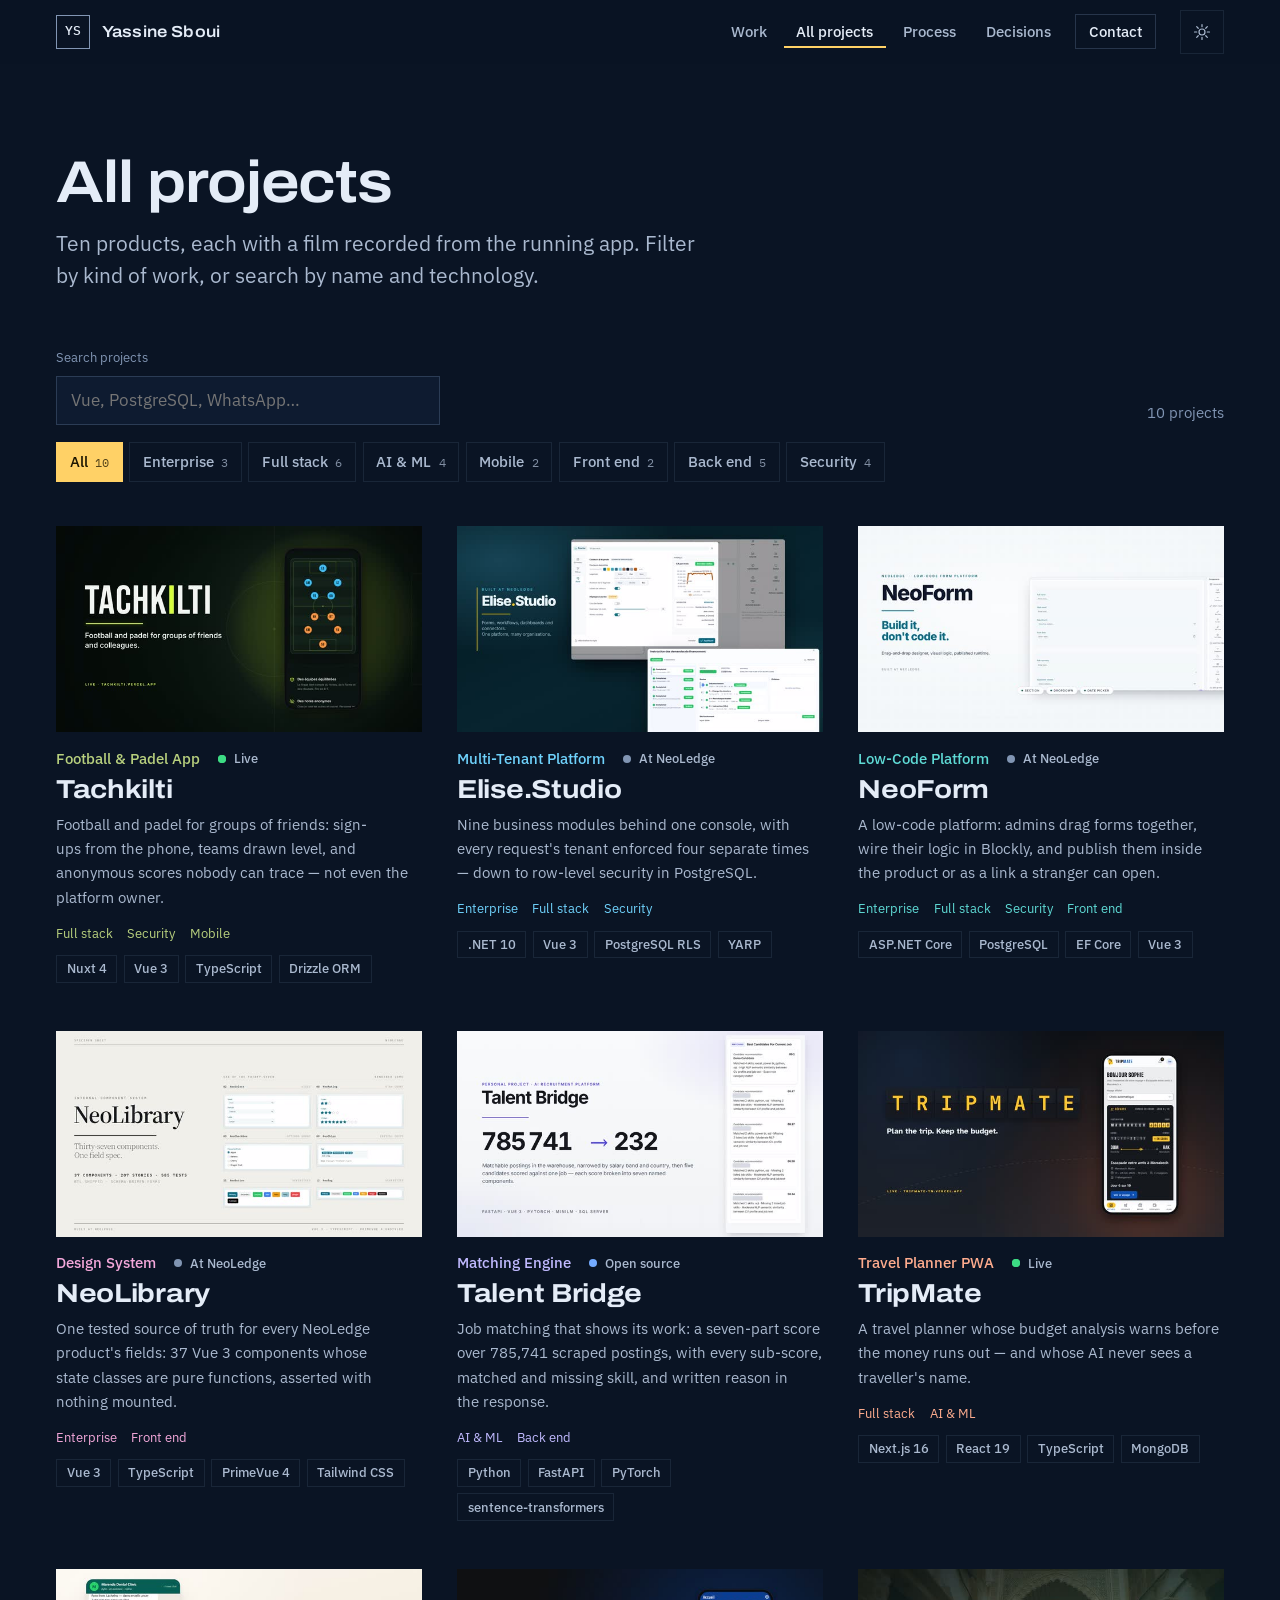
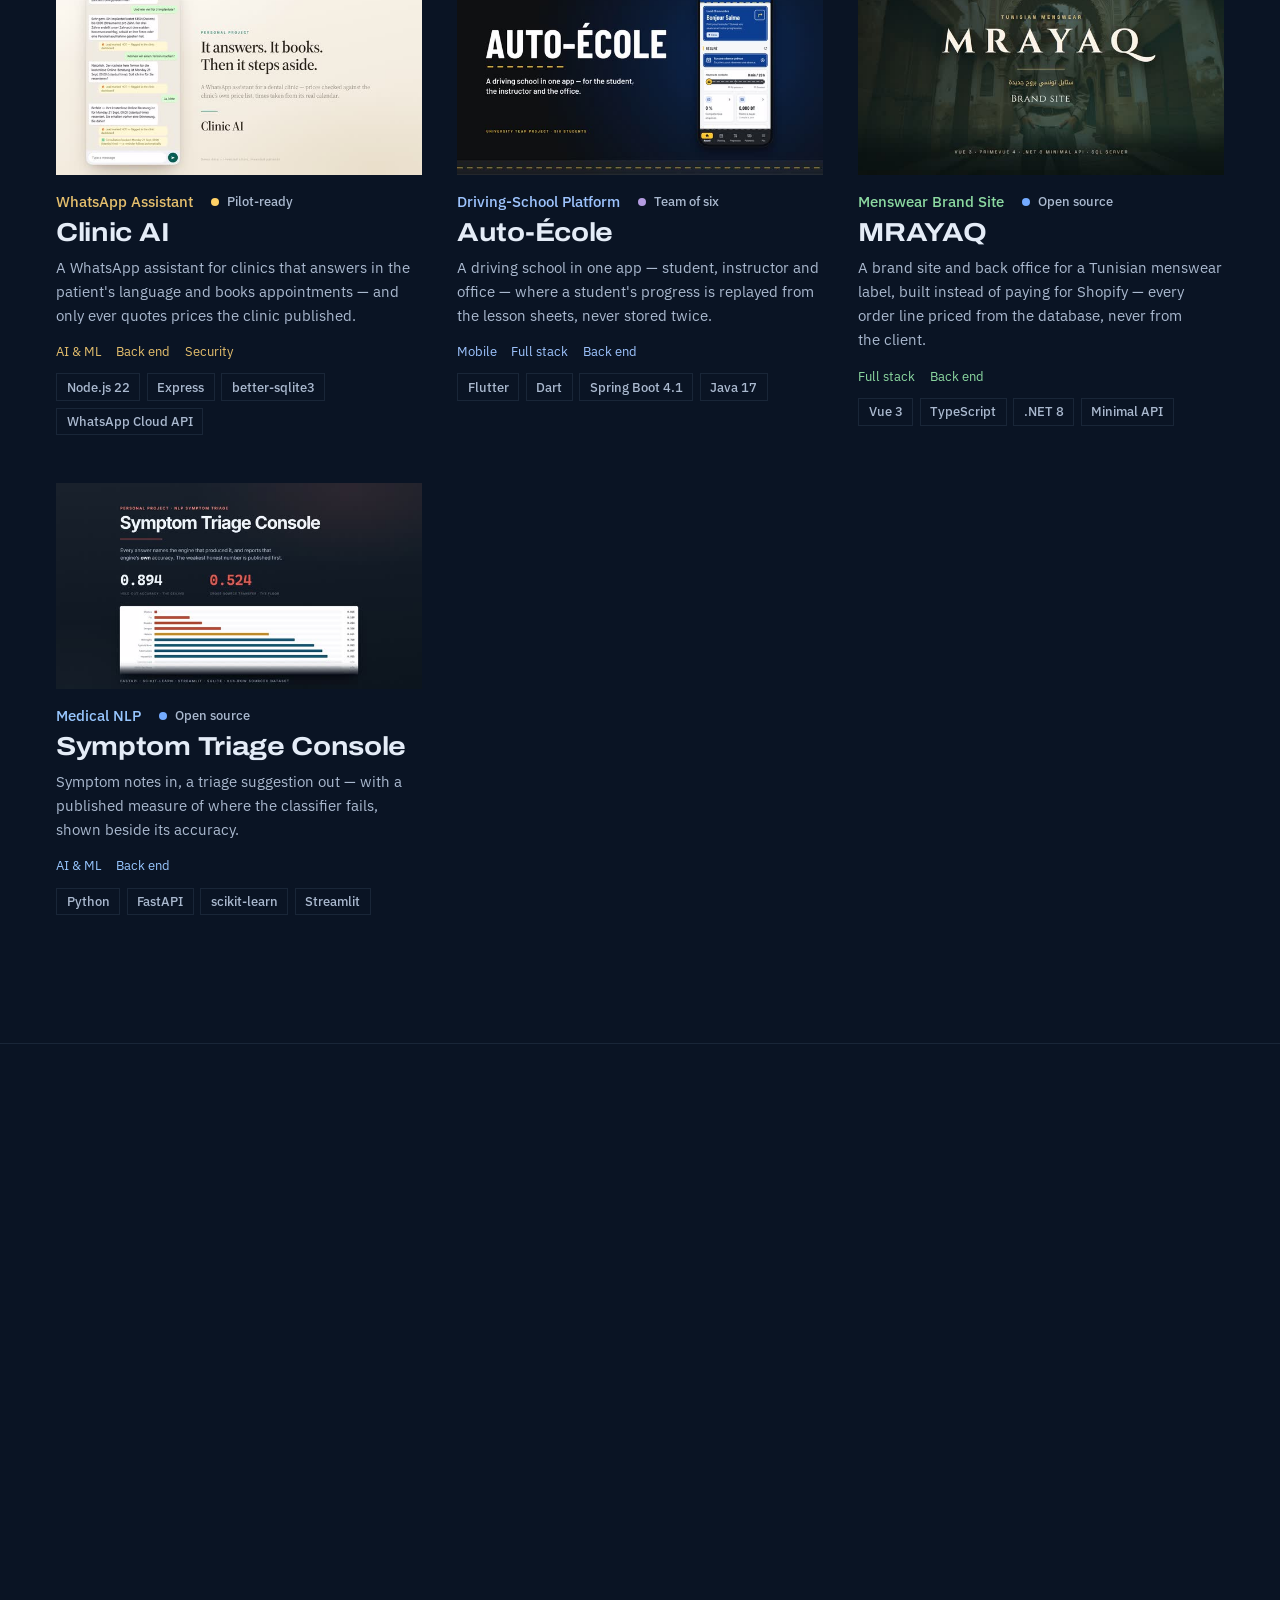
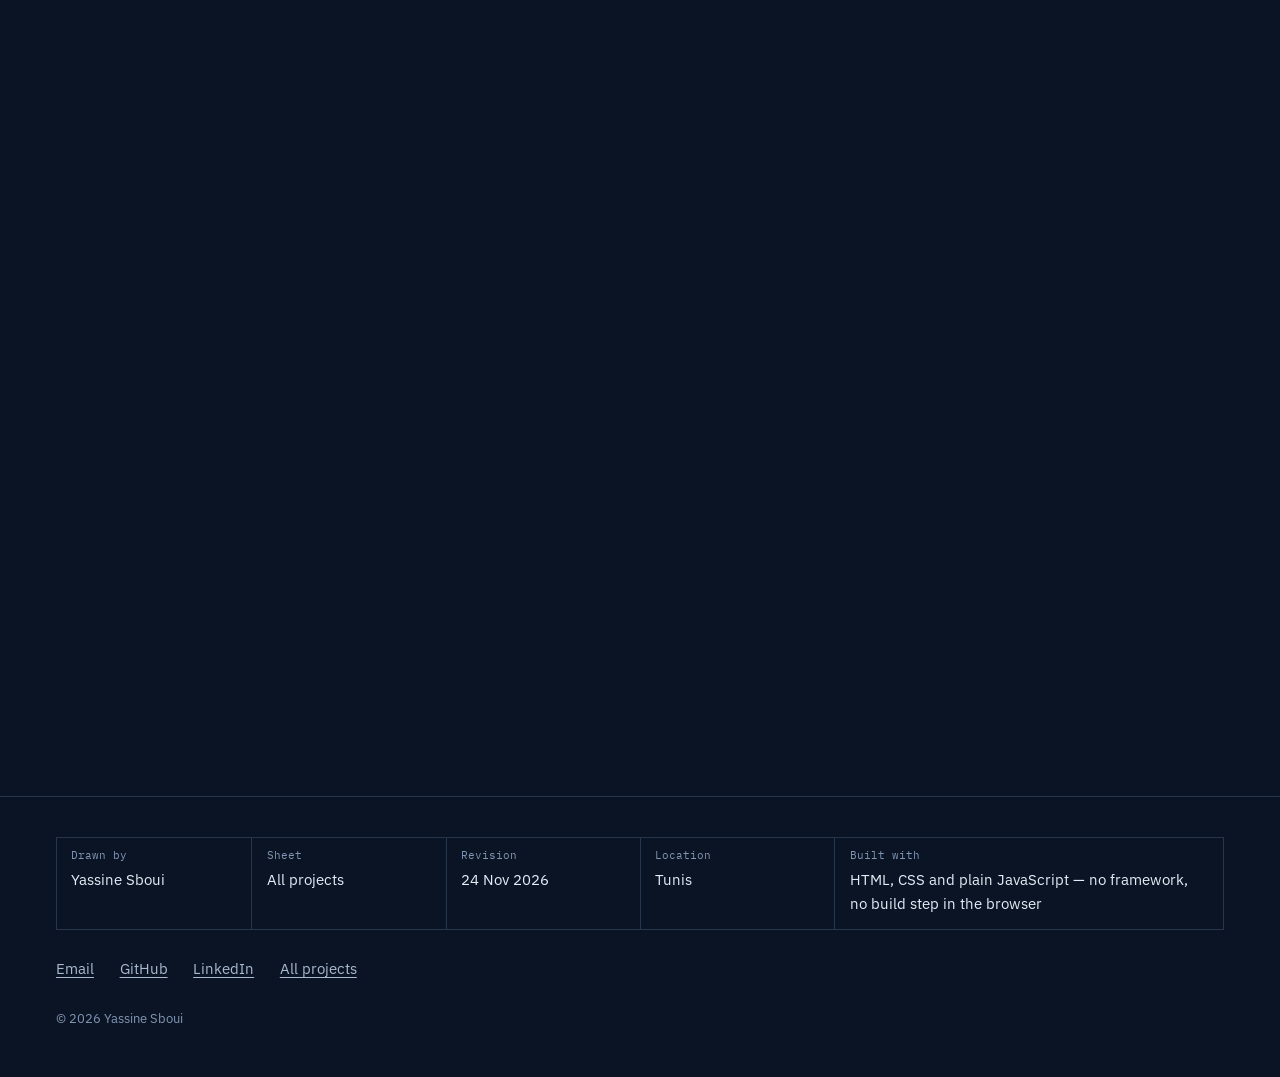
<file: projects.html>
<!DOCTYPE html>
<html lang="en" data-theme="dark">
  <head>
    <meta charset="utf-8" />
    <meta name="viewport" content="width=device-width, initial-scale=1" />
    <title>All projects — Yassine Sboui</title>
    <meta name="description" content="Ten products by Yassine Sboui, each with a demo film, plus the earlier work they grew out of." />
    <meta name="author" content="Yassine Sboui" />
    <meta name="theme-color" content="#0a1424" />
    <link rel="canonical" href="https://yassinesboui.vercel.app/projects" />
    <meta property="og:type" content="website" />
    <meta property="og:title" content="All projects — Yassine Sboui" />
    <meta property="og:description" content="Ten products by Yassine Sboui, each with a demo film, plus the earlier work they grew out of." />
    <meta property="og:url" content="https://yassinesboui.vercel.app/projects" />
    <meta property="og:image" content="https://yassinesboui.vercel.app/assets/img/og-card.jpg" />
    <meta property="og:image:width" content="1200" />
    <meta property="og:image:height" content="630" />
    <meta name="twitter:card" content="summary_large_image" />
    <meta name="twitter:image" content="https://yassinesboui.vercel.app/assets/img/og-card.jpg" />
    <link rel="icon" type="image/png" href="assets/img/favicon-64.png" />
    <link rel="apple-touch-icon" href="assets/img/apple-touch-icon.png" />
    <!-- Set the theme before first paint, so a visitor who chose the light plate never sees
         the dark one flash first. main.js owns the toggle; this only reads the stored choice. -->
    <script>try{var t=localStorage.getItem('ys-theme');if(t)document.documentElement.setAttribute('data-theme',t)}catch(_){}document.documentElement.classList.add('js')</script>
    <!-- Fonts are self-hosted (assets/fonts), so no third-party origin sits on the critical path. They
         are deliberately not preloaded: on a slow link a preload competes with the stylesheet the
         first paint needs (measured 24 Nov 2026 with render/preload-ab.js), and swapping in causes no
         layout shift. -->
    <link rel="stylesheet" href="assets/css/styles.css" />
    <script src="assets/js/main.js" defer></script>
    <script src="assets/js/archive.js" defer></script>
    <noscript><style>.toolbar { display: none; }</style></noscript>
  </head>
  <body>
    <a class="skip-link" href="#main">Skip to content</a>
    <header class="nav" id="nav">
      <nav class="nav__inner wrap" aria-label="Primary">
        <a href="./" class="nav__brand" aria-label="Yassine Sboui, home">
          <span class="nav__mark" aria-hidden="true">YS</span>
          <span class="nav__name">Yassine Sboui</span>
        </a>
        <ul class="nav__menu" id="navMenu">
          <li><a href="./#work">Work</a></li>
          <li><a href="projects" aria-current="page">All projects</a></li>
          <li><a href="./#pipeline">Process</a></li>
          <li><a href="./#decisions">Decisions</a></li>
          <li><a href="./#contact" class="nav__cta">Contact</a></li>
        </ul>
        <div class="nav__tools">
          <button id="themeToggle" class="icon-btn" type="button" aria-label="Switch to light theme">
            <svg class="icon-sun" viewBox="0 0 24 24" width="18" height="18" aria-hidden="true"><circle cx="12" cy="12" r="4" /><path d="M12 2v3M12 19v3M2 12h3M19 12h3M4.9 4.9l2.1 2.1M17 17l2.1 2.1M19.1 4.9 17 7M7 17l-2.1 2.1" /></svg>
            <svg class="icon-moon" viewBox="0 0 24 24" width="18" height="18" aria-hidden="true"><path d="M21 12.8A9 9 0 1 1 11.2 3a7 7 0 0 0 9.8 9.8Z" /></svg>
          </button>
          <button class="nav__toggle icon-btn" id="navToggle" type="button" aria-expanded="false" aria-controls="navMenu" aria-label="Open navigation">
            <span></span><span></span>
          </button>
        </div>
      </nav>
      <span class="nav__progress" id="navProgress" aria-hidden="true"></span>
    </header>

    <main id="main" class="archive">
      <section class="sheet sheet--first wrap" aria-labelledby="archive-title">
        <div class="sheet__head">
          <h1 class="sheet__title" id="archive-title">All projects</h1>
          <p class="sheet__intro">Ten products, each with a film recorded from the running app. Filter by kind of work, or search by name and technology.</p>
        </div>
        <div class="toolbar" id="toolbar">
          <label class="search">
            <span class="search__label">Search projects</span>
            <input type="search" id="projectSearch" placeholder="Vue, PostgreSQL, WhatsApp…" autocomplete="off" />
          </label>
          <ul class="filters" aria-label="Filter by kind of work">
            <li><button type="button" class="filter is-all" data-cat="" aria-pressed="true">All<span class="filter__n">10</span></button></li><li><button type="button" class="filter" data-cat="enterprise" aria-pressed="false">Enterprise<span class="filter__n">3</span></button></li><li><button type="button" class="filter" data-cat="fullstack" aria-pressed="false">Full stack<span class="filter__n">6</span></button></li><li><button type="button" class="filter" data-cat="ai" aria-pressed="false">AI &amp; ML<span class="filter__n">4</span></button></li><li><button type="button" class="filter" data-cat="mobile" aria-pressed="false">Mobile<span class="filter__n">2</span></button></li><li><button type="button" class="filter" data-cat="frontend" aria-pressed="false">Front end<span class="filter__n">2</span></button></li><li><button type="button" class="filter" data-cat="backend" aria-pressed="false">Back end<span class="filter__n">5</span></button></li><li><button type="button" class="filter" data-cat="security" aria-pressed="false">Security<span class="filter__n">4</span></button></li>
          </ul>
          <p class="toolbar__count" id="resultCount" aria-live="polite">10 projects</p>
        </div>
        <div class="pgrid" id="projectGrid">
          <article class="pcard accent-tachkilti" data-cats="fullstack security mobile" data-search="tachkilti football &amp; padel app · personal · live football and padel for groups of friends: sign-ups from the phone, teams drawn level, and anonymous scores nobody can trace — not even the platform owner. nuxt 4 vue 3 typescript drizzle orm postgresql pwa vitest playwright vercel">
            <div class="pcard__media frame"><img src="assets/img/work/tachkilti-640.jpg" alt="" width="640" height="360" loading="lazy" decoding="async" /></div>
            <div class="pcard__body">
              <div class="pcard__meta"><p class="pcard__kind">Football &amp; Padel App</p><p class="status status--live "><span class="status__dot" aria-hidden="true"></span>Live</p></div>
              <h2 class="pcard__title"><a href="work/tachkilti" class="pcard__link">Tachkilti</a></h2>
              <p class="pcard__summary">Football and padel for groups of friends: sign-ups from the phone, teams drawn level, and anonymous scores nobody can trace — not even the platform owner.</p>
              <ul class="pcard__cats" aria-label="Categories"><li>Full stack</li><li>Security</li><li>Mobile</li></ul>
              <ul class="tags"><li>Nuxt 4</li><li>Vue 3</li><li>TypeScript</li><li>Drizzle ORM</li></ul>
            </div>
          </article>
          <article class="pcard accent-elise-studio" data-cats="enterprise fullstack security" data-search="elise.studio multi-tenant platform · neoledge nine business modules behind one console, with every request&#x27;s tenant enforced four separate times — down to row-level security in postgresql. .net 10 vue 3 postgresql rls yarp elsa workflows 3 keycloak / oidc ef core multi-tenancy">
            <div class="pcard__media frame"><img src="assets/img/work/elise-studio-640.jpg" alt="" width="640" height="360" loading="lazy" decoding="async" /></div>
            <div class="pcard__body">
              <div class="pcard__meta"><p class="pcard__kind">Multi-Tenant Platform</p><p class="status status--enterprise "><span class="status__dot" aria-hidden="true"></span>At NeoLedge</p></div>
              <h2 class="pcard__title"><a href="work/elise-studio" class="pcard__link">Elise.Studio</a></h2>
              <p class="pcard__summary">Nine business modules behind one console, with every request&#x27;s tenant enforced four separate times — down to row-level security in PostgreSQL.</p>
              <ul class="pcard__cats" aria-label="Categories"><li>Enterprise</li><li>Full stack</li><li>Security</li></ul>
              <ul class="tags"><li>.NET 10</li><li>Vue 3</li><li>PostgreSQL RLS</li><li>YARP</li></ul>
            </div>
          </article>
          <article class="pcard accent-neoform" data-cats="enterprise fullstack security frontend" data-search="neoform low-code platform · neoledge a low-code platform: admins drag forms together, wire their logic in blockly, and publish them inside the product or as a link a stranger can open. asp.net core postgresql ef core vue 3 typescript blockly keycloak .net aspire">
            <div class="pcard__media frame"><img src="assets/img/work/neoform-640.jpg" alt="" width="640" height="360" loading="lazy" decoding="async" /></div>
            <div class="pcard__body">
              <div class="pcard__meta"><p class="pcard__kind">Low-Code Platform</p><p class="status status--enterprise "><span class="status__dot" aria-hidden="true"></span>At NeoLedge</p></div>
              <h2 class="pcard__title"><a href="work/neoform" class="pcard__link">NeoForm</a></h2>
              <p class="pcard__summary">A low-code platform: admins drag forms together, wire their logic in Blockly, and publish them inside the product or as a link a stranger can open.</p>
              <ul class="pcard__cats" aria-label="Categories"><li>Enterprise</li><li>Full stack</li><li>Security</li><li>Front end</li></ul>
              <ul class="tags"><li>ASP.NET Core</li><li>PostgreSQL</li><li>EF Core</li><li>Vue 3</li></ul>
            </div>
          </article>
          <article class="pcard accent-neolibrary" data-cats="enterprise frontend" data-search="neolibrary design system · neoledge one tested source of truth for every neoledge product&#x27;s fields: 37 vue 3 components whose state classes are pure functions, asserted with nothing mounted. vue 3 typescript primevue 4 tailwind css blockly vitest storybook vite">
            <div class="pcard__media frame"><img src="assets/img/work/neolibrary-640.jpg" alt="" width="640" height="360" loading="lazy" decoding="async" /></div>
            <div class="pcard__body">
              <div class="pcard__meta"><p class="pcard__kind">Design System</p><p class="status status--enterprise "><span class="status__dot" aria-hidden="true"></span>At NeoLedge</p></div>
              <h2 class="pcard__title"><a href="work/neolibrary" class="pcard__link">NeoLibrary</a></h2>
              <p class="pcard__summary">One tested source of truth for every NeoLedge product&#x27;s fields: 37 Vue 3 components whose state classes are pure functions, asserted with nothing mounted.</p>
              <ul class="pcard__cats" aria-label="Categories"><li>Enterprise</li><li>Front end</li></ul>
              <ul class="tags"><li>Vue 3</li><li>TypeScript</li><li>PrimeVue 4</li><li>Tailwind CSS</li></ul>
            </div>
          </article>
          <article class="pcard accent-talent-bridge" data-cats="ai backend" data-search="talent bridge matching engine · personal job matching that shows its work: a seven-part score over 785,741 scraped postings, with every sub-score, matched and missing skill, and written reason in the response. python fastapi pytorch sentence-transformers vue 3 sql server ssis power bi">
            <div class="pcard__media frame"><img src="assets/img/work/talent-bridge-640.jpg" alt="" width="640" height="360" loading="lazy" decoding="async" /></div>
            <div class="pcard__body">
              <div class="pcard__meta"><p class="pcard__kind">Matching Engine</p><p class="status status--open "><span class="status__dot" aria-hidden="true"></span>Open source</p></div>
              <h2 class="pcard__title"><a href="work/talent-bridge" class="pcard__link">Talent Bridge</a></h2>
              <p class="pcard__summary">Job matching that shows its work: a seven-part score over 785,741 scraped postings, with every sub-score, matched and missing skill, and written reason in the response.</p>
              <ul class="pcard__cats" aria-label="Categories"><li>AI &amp; ML</li><li>Back end</li></ul>
              <ul class="tags"><li>Python</li><li>FastAPI</li><li>PyTorch</li><li>sentence-transformers</li></ul>
            </div>
          </article>
          <article class="pcard accent-tripmate" data-cats="fullstack ai" data-search="tripmate travel planner pwa · live a travel planner whose budget analysis warns before the money runs out — and whose ai never sees a traveller&#x27;s name. next.js 16 react 19 typescript mongodb mongoose tailwind css 4 zod pwa vitest">
            <div class="pcard__media frame"><img src="assets/img/work/tripmate-640.jpg" alt="" width="640" height="360" loading="lazy" decoding="async" /></div>
            <div class="pcard__body">
              <div class="pcard__meta"><p class="pcard__kind">Travel Planner PWA</p><p class="status status--live "><span class="status__dot" aria-hidden="true"></span>Live</p></div>
              <h2 class="pcard__title"><a href="work/tripmate" class="pcard__link">TripMate</a></h2>
              <p class="pcard__summary">A travel planner whose budget analysis warns before the money runs out — and whose AI never sees a traveller&#x27;s name.</p>
              <ul class="pcard__cats" aria-label="Categories"><li>Full stack</li><li>AI &amp; ML</li></ul>
              <ul class="tags"><li>Next.js 16</li><li>React 19</li><li>TypeScript</li><li>MongoDB</li></ul>
            </div>
          </article>
          <article class="pcard accent-clinic-ai" data-cats="ai backend security" data-search="clinic ai whatsapp assistant · personal a whatsapp assistant for clinics that answers in the patient&#x27;s language and books appointments — and only ever quotes prices the clinic published. node.js 22 express better-sqlite3 whatsapp cloud api anthropic sdk faster-whisper playwright vanilla js">
            <div class="pcard__media frame"><img src="assets/img/work/clinic-ai-640.jpg" alt="" width="640" height="360" loading="lazy" decoding="async" /></div>
            <div class="pcard__body">
              <div class="pcard__meta"><p class="pcard__kind">WhatsApp Assistant</p><p class="status status--pilot "><span class="status__dot" aria-hidden="true"></span>Pilot-ready</p></div>
              <h2 class="pcard__title"><a href="work/clinic-ai" class="pcard__link">Clinic AI</a></h2>
              <p class="pcard__summary">A WhatsApp assistant for clinics that answers in the patient&#x27;s language and books appointments — and only ever quotes prices the clinic published.</p>
              <ul class="pcard__cats" aria-label="Categories"><li>AI &amp; ML</li><li>Back end</li><li>Security</li></ul>
              <ul class="tags"><li>Node.js 22</li><li>Express</li><li>better-sqlite3</li><li>WhatsApp Cloud API</li></ul>
            </div>
          </article>
          <article class="pcard accent-auto-ecole" data-cats="mobile fullstack backend" data-search="auto-école driving-school platform · team of six a driving school in one app — student, instructor and office — where a student&#x27;s progress is replayed from the lesson sheets, never stored twice. flutter dart spring boot 4.1 java 17 postgresql flyway spring security riverpod docker">
            <div class="pcard__media frame"><img src="assets/img/work/auto-ecole-640.jpg" alt="" width="640" height="360" loading="lazy" decoding="async" /></div>
            <div class="pcard__body">
              <div class="pcard__meta"><p class="pcard__kind">Driving-School Platform</p><p class="status status--team "><span class="status__dot" aria-hidden="true"></span>Team of six</p></div>
              <h2 class="pcard__title"><a href="work/auto-ecole" class="pcard__link">Auto-École</a></h2>
              <p class="pcard__summary">A driving school in one app — student, instructor and office — where a student&#x27;s progress is replayed from the lesson sheets, never stored twice.</p>
              <ul class="pcard__cats" aria-label="Categories"><li>Mobile</li><li>Full stack</li><li>Back end</li></ul>
              <ul class="tags"><li>Flutter</li><li>Dart</li><li>Spring Boot 4.1</li><li>Java 17</li></ul>
            </div>
          </article>
          <article class="pcard accent-mrayaq" data-cats="fullstack backend" data-search="mrayaq menswear brand site · personal a brand site and back office for a tunisian menswear label, built instead of paying for shopify — every order line priced from the database, never from the client. vue 3 typescript .net 8 minimal api ef core sql server primevue jwt">
            <div class="pcard__media frame"><img src="assets/img/work/mrayaq-640.jpg" alt="" width="640" height="360" loading="lazy" decoding="async" /></div>
            <div class="pcard__body">
              <div class="pcard__meta"><p class="pcard__kind">Menswear Brand Site</p><p class="status status--open "><span class="status__dot" aria-hidden="true"></span>Open source</p></div>
              <h2 class="pcard__title"><a href="work/mrayaq" class="pcard__link">MRAYAQ</a></h2>
              <p class="pcard__summary">A brand site and back office for a Tunisian menswear label, built instead of paying for Shopify — every order line priced from the database, never from the client.</p>
              <ul class="pcard__cats" aria-label="Categories"><li>Full stack</li><li>Back end</li></ul>
              <ul class="tags"><li>Vue 3</li><li>TypeScript</li><li>.NET 8</li><li>Minimal API</li></ul>
            </div>
          </article>
          <article class="pcard accent-medical-nlp" data-cats="ai backend" data-search="symptom triage console medical nlp · personal symptom notes in, a triage suggestion out — with a published measure of where the classifier fails, shown beside its accuracy. python fastapi scikit-learn streamlit sqlalchemy sqlite pydantic pytest">
            <div class="pcard__media frame"><img src="assets/img/work/medical-nlp-640.jpg" alt="" width="640" height="360" loading="lazy" decoding="async" /></div>
            <div class="pcard__body">
              <div class="pcard__meta"><p class="pcard__kind">Medical NLP</p><p class="status status--open "><span class="status__dot" aria-hidden="true"></span>Open source</p></div>
              <h2 class="pcard__title"><a href="work/medical-nlp" class="pcard__link">Symptom Triage Console</a></h2>
              <p class="pcard__summary">Symptom notes in, a triage suggestion out — with a published measure of where the classifier fails, shown beside its accuracy.</p>
              <ul class="pcard__cats" aria-label="Categories"><li>AI &amp; ML</li><li>Back end</li></ul>
              <ul class="tags"><li>Python</li><li>FastAPI</li><li>scikit-learn</li><li>Streamlit</li></ul>
            </div>
          </article>
        </div>
        <div class="empty" id="emptyState" hidden>
          <p>No project matches that search in this category.</p>
          <button type="button" class="btn" id="clearFilters">Clear the search and filters</button>
        </div>
      </section>

      <section class="sheet wrap" aria-labelledby="earlier-title">
        <div class="sheet__head">
          <h2 class="sheet__title" id="earlier-title">Earlier and smaller work</h2>
          <p class="sheet__intro">The student projects and exercises the products above grew out of, newest first.</p>
        </div>
        <div class="table-wrap">
          <table class="ledger">
            <thead><tr><th scope="col">Repository</th><th scope="col">Year</th><th scope="col">Stack</th><th scope="col">What it is</th><th scope="col">Code</th></tr></thead>
            <tbody>
            <tr>
              <th scope="row"><a href="https://github.com/YassineSboui/Smart-City-Traffic-Simulator" target="_blank" rel="noopener">Smart City Traffic Simulator</a></th>
              <td>2026</td><td>C · Linux</td><td>A smart intersection simulated with processes, threads, shared memory and semaphores, built to make operating-system concepts visible.</td><td>Public</td>
            </tr>
            <tr>
              <th scope="row"><a href="https://github.com/YassineSboui/Franchise-Management-CRM" target="_blank" rel="noopener">Franchise Management CRM</a></th>
              <td>2025</td><td>FastAPI · React</td><td>A CRM for franchises, branches and budgets, built as a timed interview exercise, with Pytest on every push.</td><td>Public</td>
            </tr>
            <tr>
              <th scope="row"><a href="https://github.com/YassineSboui/Tournament-Manager-JavaFX" target="_blank" rel="noopener">Tournament Manager JavaFX</a></th>
              <td>2024</td><td>Java · JavaFX · MySQL</td><td>A desktop app for running tournaments: teams, matches, fixtures and sign-in.</td><td>Public</td>
            </tr>
            <tr>
              <th scope="row">Resume Parser API</th>
              <td>2023</td><td>Python · FastAPI · spaCy</td><td>Reads a mailbox over IMAP, pulls CV attachments and parses them — built at Sofiatech.</td><td>Private</td>
            </tr>
            <tr>
              <th scope="row">Document Intake Automation</th>
              <td>2023</td><td>Python · Tkinter</td><td>The operator front end for the resume pipeline: files CV attachments on its own.</td><td>Private</td>
            </tr>
            <tr>
              <th scope="row">Internship Recruitment Platform</th>
              <td>2023</td><td>Angular · Express · MongoDB</td><td>Job, internship and final-year-project openings, with candidates scored against each opening.</td><td>Private</td>
            </tr>
            <tr>
              <th scope="row"><a href="https://github.com/YassineSboui/JWT-Authentication-API" target="_blank" rel="noopener">JWT Authentication API</a></th>
              <td>2022</td><td>Express</td><td>A small API written to get JWT auth right and nothing else.</td><td>Public</td>
            </tr>
            <tr>
              <th scope="row"><a href="https://github.com/YassineSboui/Match-Ticketing-Platform" target="_blank" rel="noopener">Match Ticketing Platform</a></th>
              <td>2022</td><td>Angular 14</td><td>Football match tickets: fixtures, seat counts and an admin view.</td><td>Public</td>
            </tr>
            <tr>
              <th scope="row"><a href="https://github.com/YassineSboui/MERN-E-Commerce-Store" target="_blank" rel="noopener">MERN E Commerce Store</a></th>
              <td>2022</td><td>MongoDB · Express · React · Node</td><td>Catalogue, reviews and a four-step checkout ending in PayPal.</td><td>Public</td>
            </tr>
            <tr>
              <th scope="row">Aleria Consulting Web App</th>
              <td>2022</td><td>React · Apollo GraphQL</td><td>Billboard booking: companies request panels, owners accept or reject, live notifications.</td><td>Private</td>
            </tr>
            <tr>
              <th scope="row"><a href="https://github.com/YassineSboui/Ad-Panel-Map-Prototype" target="_blank" rel="noopener">Ad Panel Map Prototype</a></th>
              <td>2022</td><td>React · Mapbox</td><td>The map prototype that became the billboard booking platform.</td><td>Public</td>
            </tr>
            <tr>
              <th scope="row">AR Tree Planting Visualizer</th>
              <td>2022</td><td>Unity · AR Foundation · C#</td><td>Lays out tree planting on real ground through the phone camera, with four water-harvesting techniques.</td><td>Private</td>
            </tr>
            <tr>
              <th scope="row"><a href="https://github.com/YassineSboui/Travel-Agency-Web-App" target="_blank" rel="noopener">Travel Agency Web App</a></th>
              <td>2021</td><td>Angular 12 · Leaflet</td><td>Browse destinations, hotels and offers, then reserve a trip.</td><td>Public</td>
            </tr>
            <tr>
              <th scope="row"><a href="https://github.com/YassineSboui/Travel-Agency-API" target="_blank" rel="noopener">Travel Agency API</a></th>
              <td>2021</td><td>Express · Mongoose</td><td>The 32-endpoint REST API behind the travel agency front end.</td><td>Public</td>
            </tr>
            </tbody>
          </table>
        </div>
      </section>
    </main>
    <footer class="footer">
      <div class="wrap footer__inner">
        <dl class="titleblock" aria-label="About this site">
          <div><dt>Drawn by</dt><dd>Yassine Sboui</dd></div>
          <div><dt>Sheet</dt><dd>All projects</dd></div>
          <div><dt>Revision</dt><dd>24 Nov 2026</dd></div>
          <div><dt>Location</dt><dd>Tunis</dd></div>
          <div><dt>Built with</dt><dd>HTML, CSS and plain JavaScript — no framework, no build step in the browser</dd></div>
        </dl>
        <ul class="footer__links">
          <li><a href="mailto:sboui.work@gmail.com">Email</a></li>
          <li><a href="https://github.com/YassineSboui" target="_blank" rel="noopener">GitHub</a></li>
          <li><a href="https://www.linkedin.com/in/yassine7sboui/" target="_blank" rel="noopener">LinkedIn</a></li>
          <li><a href="projects">All projects</a></li>
        </ul>
        <p class="footer__copy">© <span id="year">2026</span> Yassine Sboui</p>
      </div>
    </footer>
  </body>
</html>
</file>
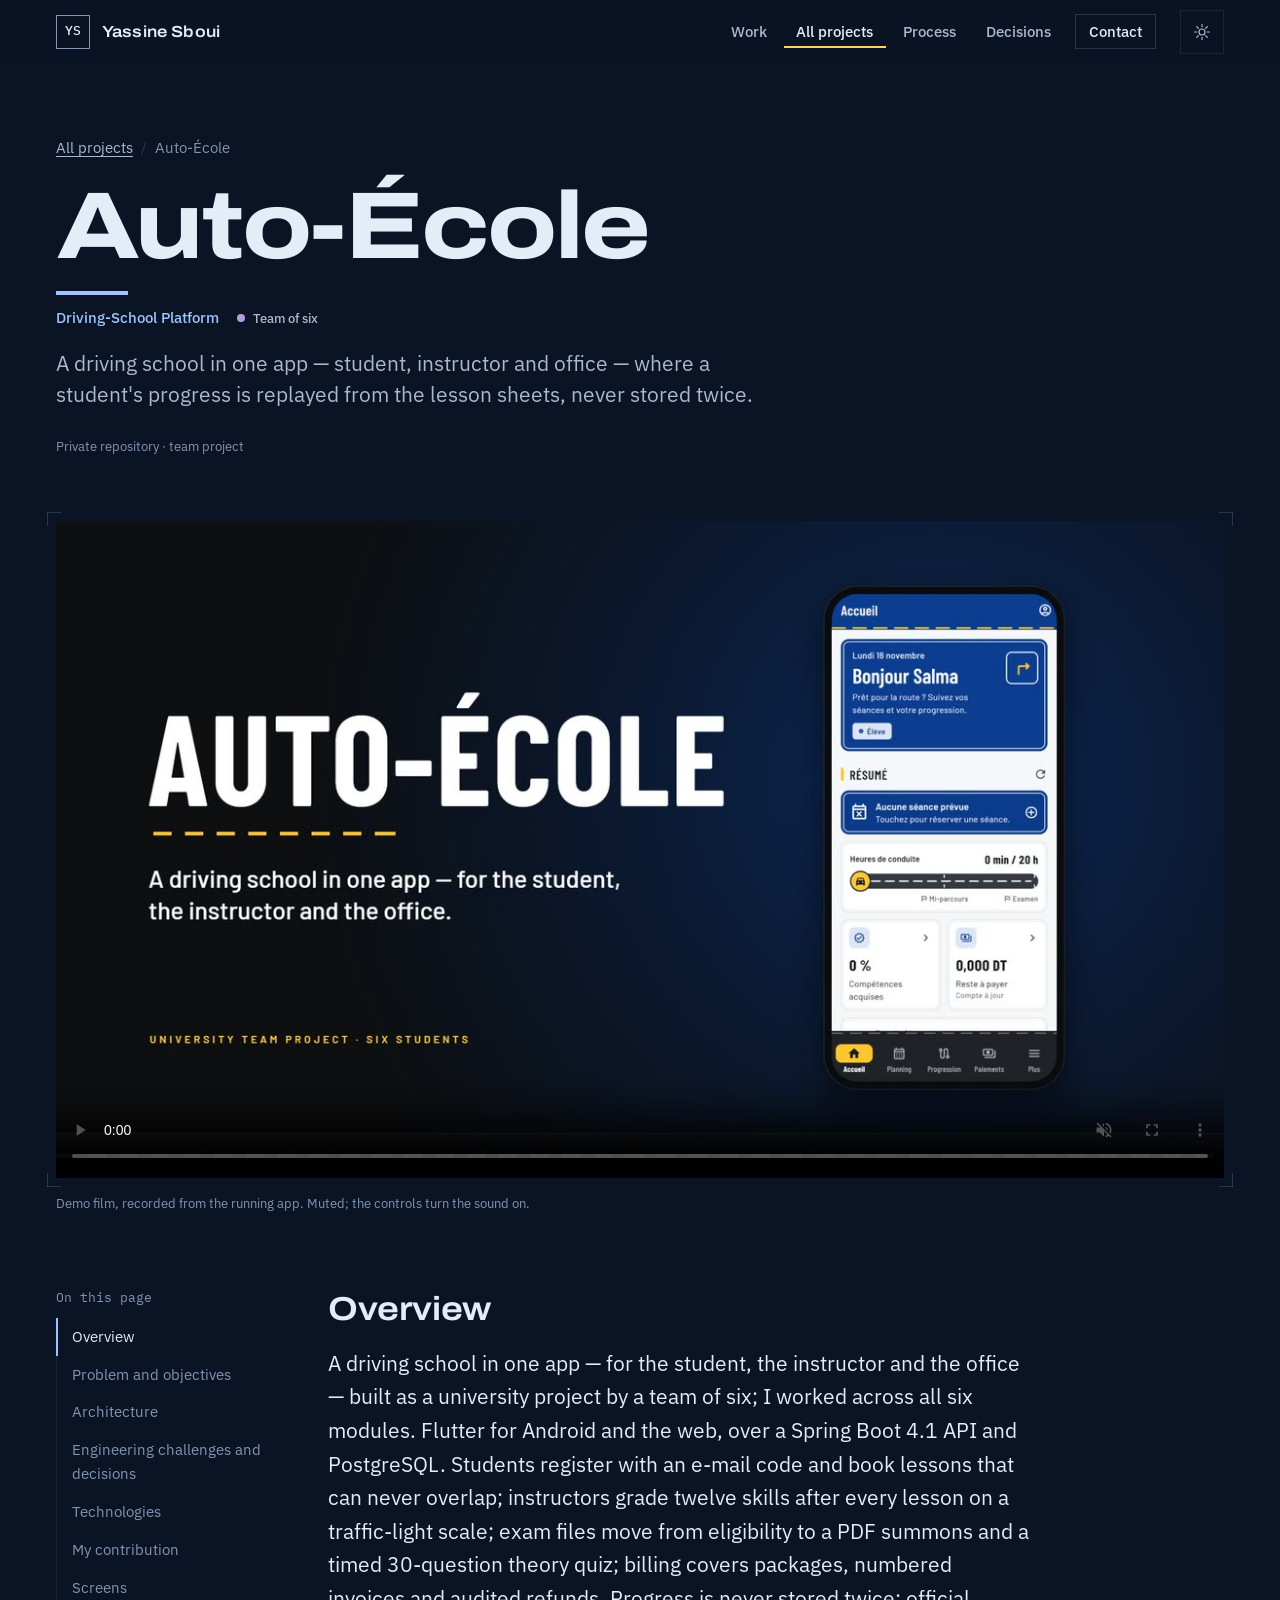
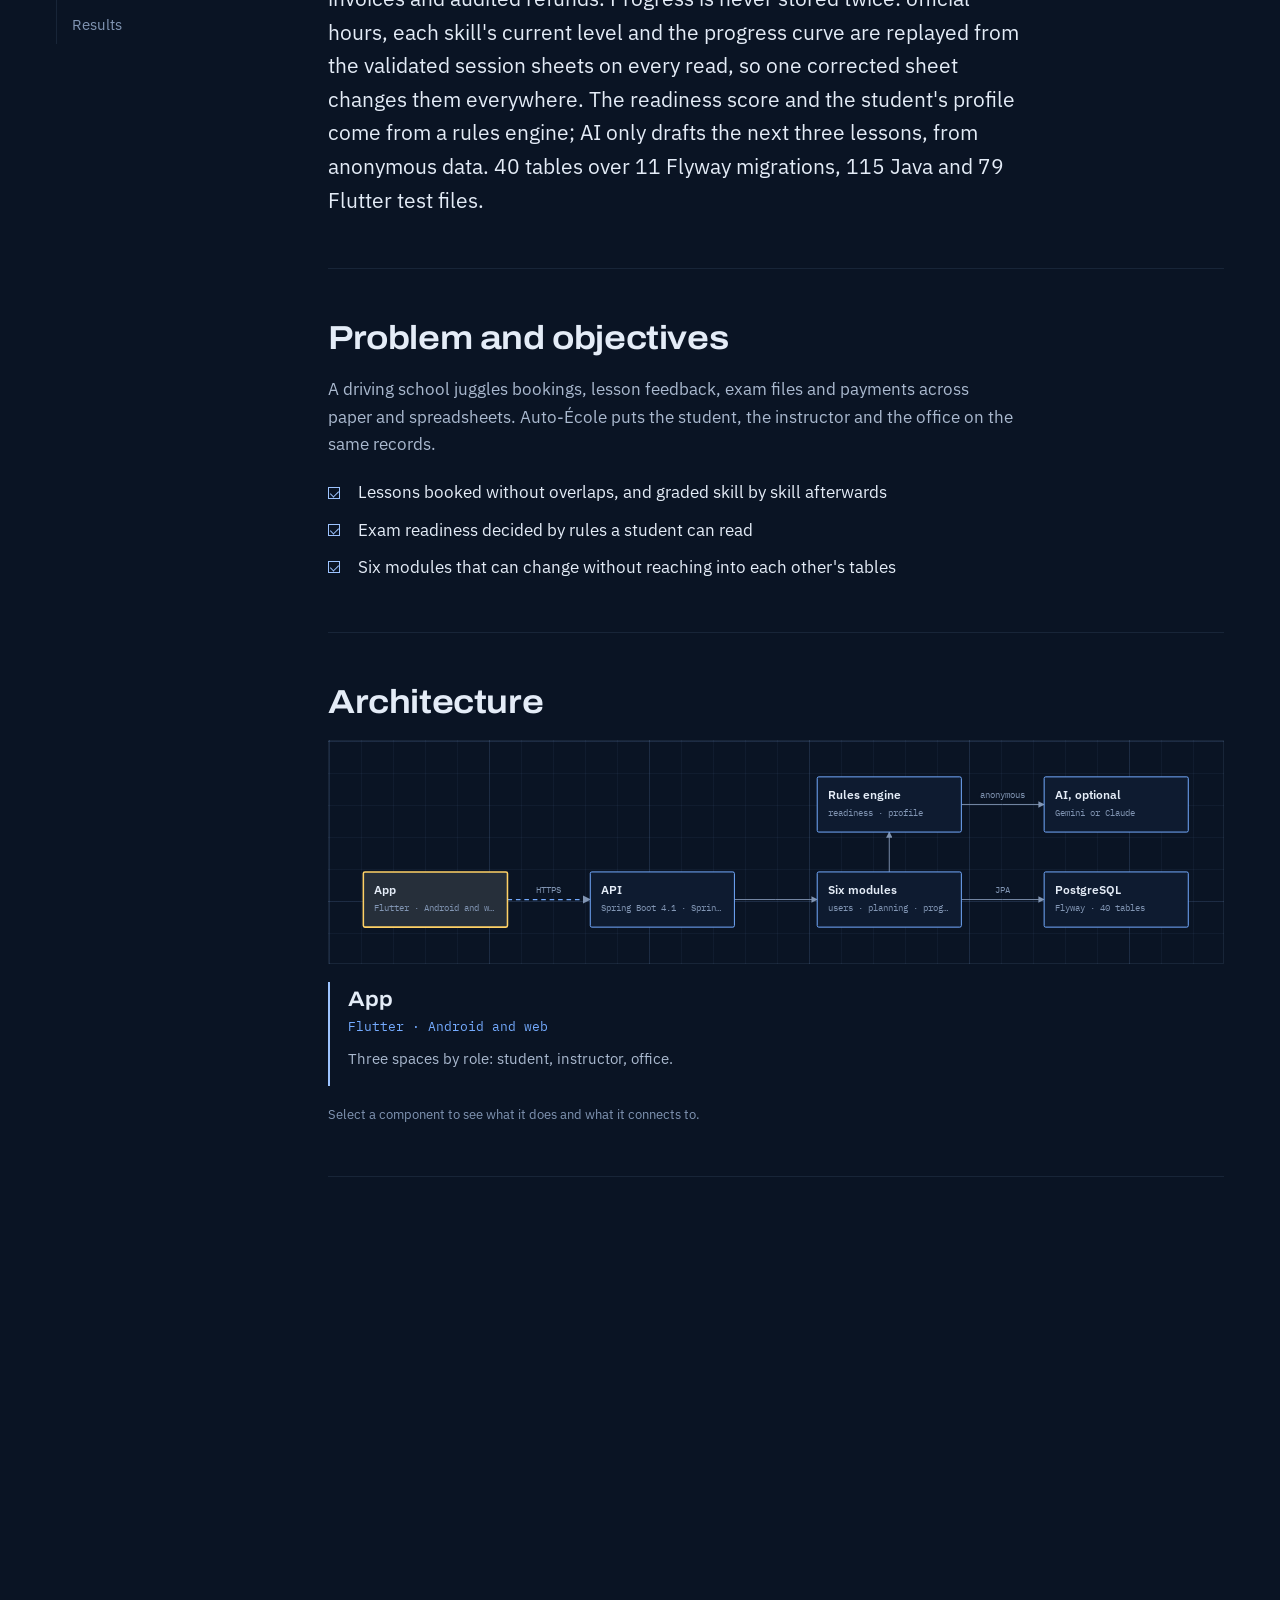
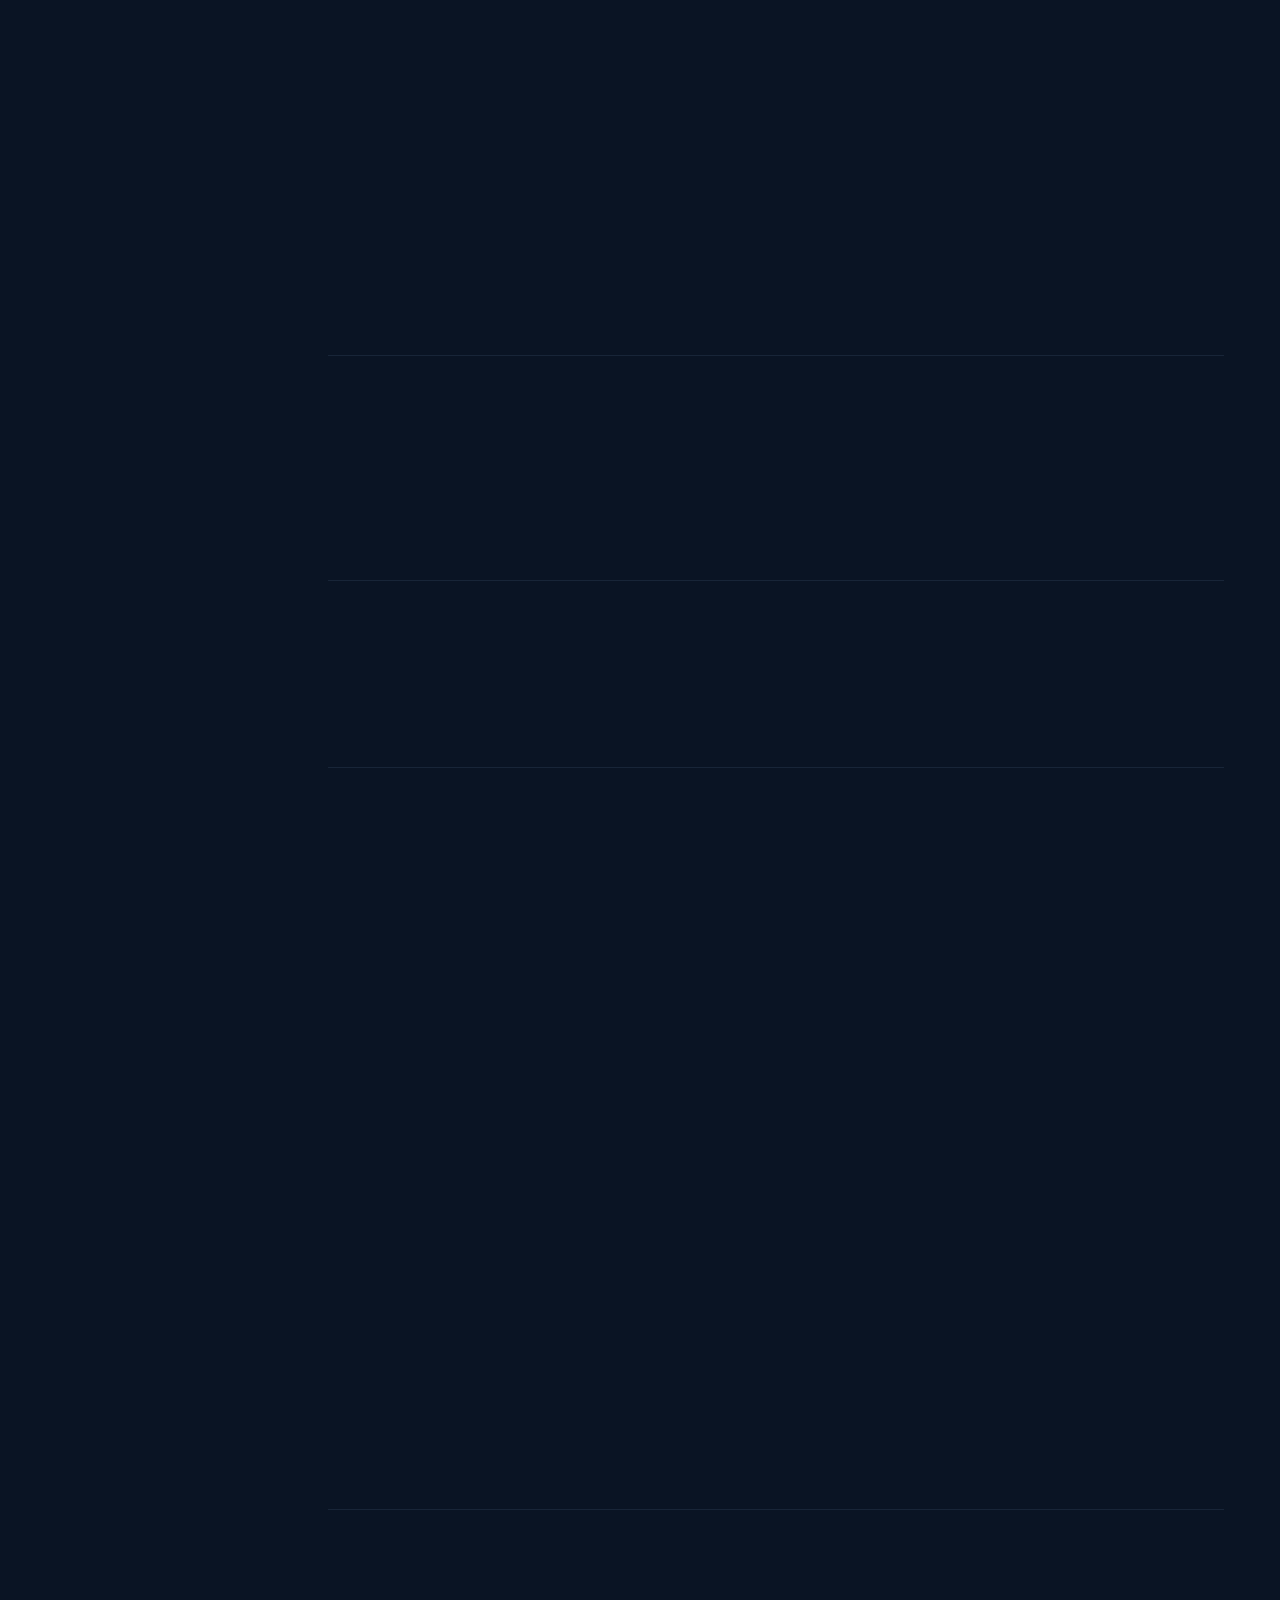
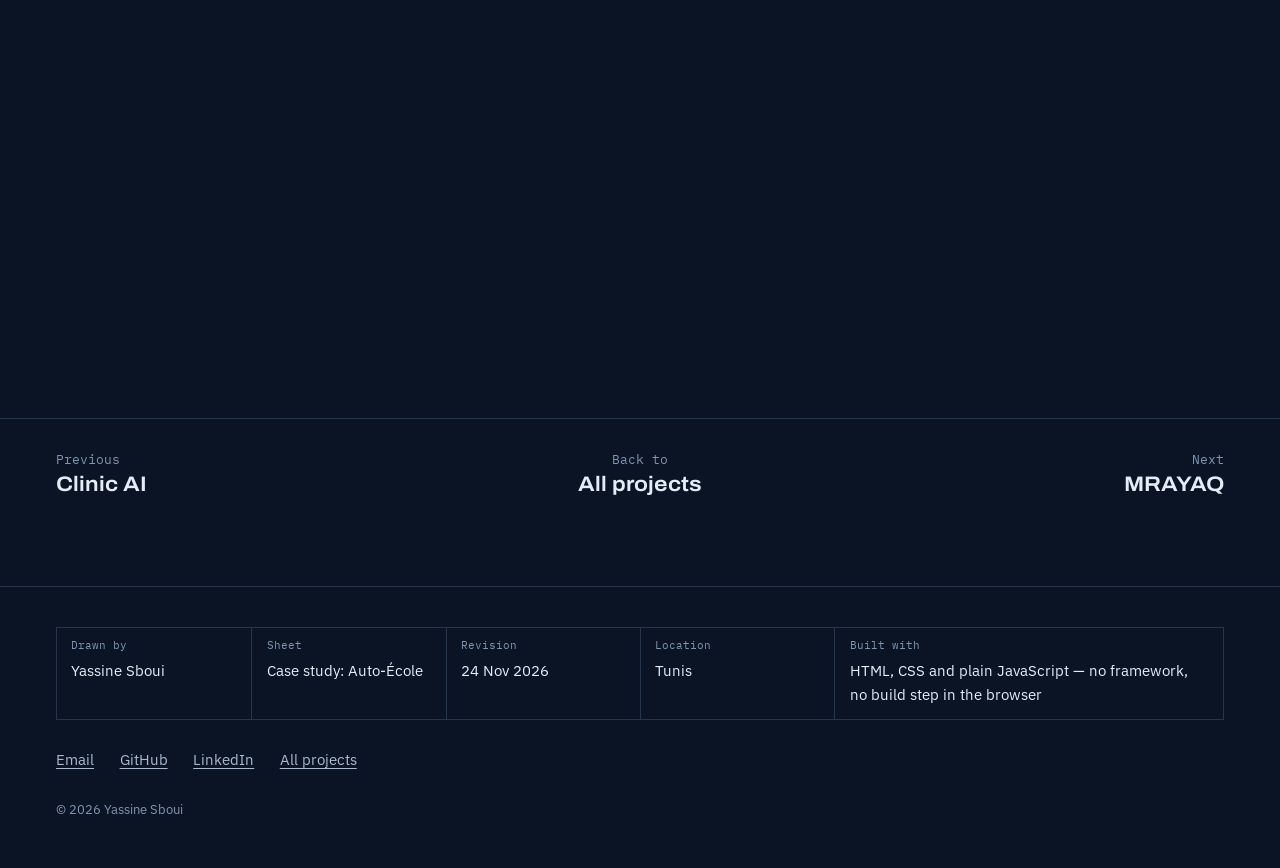
<file: work/auto-ecole.html>
<!DOCTYPE html>
<html lang="en" data-theme="dark">
  <head>
    <meta charset="utf-8" />
    <meta name="viewport" content="width=device-width, initial-scale=1" />
    <title>Auto-École — case study — Yassine Sboui</title>
    <meta name="description" content="A driving school in one app — student, instructor and office — where a student&#x27;s progress is replayed from the lesson sheets, never stored twice." />
    <meta name="author" content="Yassine Sboui" />
    <meta name="theme-color" content="#0a1424" />
    <link rel="canonical" href="https://yassinesboui.vercel.app/work/auto-ecole" />
    <meta property="og:type" content="website" />
    <meta property="og:title" content="Auto-École — case study — Yassine Sboui" />
    <meta property="og:description" content="A driving school in one app — student, instructor and office — where a student&#x27;s progress is replayed from the lesson sheets, never stored twice." />
    <meta property="og:url" content="https://yassinesboui.vercel.app/work/auto-ecole" />
    <meta property="og:image" content="https://yassinesboui.vercel.app/assets/img/og-card.jpg" />
    <meta property="og:image:width" content="1200" />
    <meta property="og:image:height" content="630" />
    <meta name="twitter:card" content="summary_large_image" />
    <meta name="twitter:image" content="https://yassinesboui.vercel.app/assets/img/og-card.jpg" />
    <link rel="icon" type="image/png" href="../assets/img/favicon-64.png" />
    <link rel="apple-touch-icon" href="../assets/img/apple-touch-icon.png" />
    <!-- Set the theme before first paint, so a visitor who chose the light plate never sees
         the dark one flash first. main.js owns the toggle; this only reads the stored choice. -->
    <script>try{var t=localStorage.getItem('ys-theme');if(t)document.documentElement.setAttribute('data-theme',t)}catch(_){}document.documentElement.classList.add('js')</script>
    <!-- Fonts are self-hosted (assets/fonts), so no third-party origin sits on the critical path. They
         are deliberately not preloaded: on a slow link a preload competes with the stylesheet the
         first paint needs (measured 24 Nov 2026 with render/preload-ab.js), and swapping in causes no
         layout shift. -->
    <link rel="stylesheet" href="../assets/css/styles.css" />
    <script src="../assets/js/main.js" defer></script>
    <script src="../assets/js/case.js" defer></script>
  </head>
  <body>
    <a class="skip-link" href="#main">Skip to content</a>
    <header class="nav" id="nav">
      <nav class="nav__inner wrap" aria-label="Primary">
        <a href="../" class="nav__brand" aria-label="Yassine Sboui, home">
          <span class="nav__mark" aria-hidden="true">YS</span>
          <span class="nav__name">Yassine Sboui</span>
        </a>
        <ul class="nav__menu" id="navMenu">
          <li><a href="../#work">Work</a></li>
          <li><a href="../projects" aria-current="page">All projects</a></li>
          <li><a href="../#pipeline">Process</a></li>
          <li><a href="../#decisions">Decisions</a></li>
          <li><a href="../#contact" class="nav__cta">Contact</a></li>
        </ul>
        <div class="nav__tools">
          <button id="themeToggle" class="icon-btn" type="button" aria-label="Switch to light theme">
            <svg class="icon-sun" viewBox="0 0 24 24" width="18" height="18" aria-hidden="true"><circle cx="12" cy="12" r="4" /><path d="M12 2v3M12 19v3M2 12h3M19 12h3M4.9 4.9l2.1 2.1M17 17l2.1 2.1M19.1 4.9 17 7M7 17l-2.1 2.1" /></svg>
            <svg class="icon-moon" viewBox="0 0 24 24" width="18" height="18" aria-hidden="true"><path d="M21 12.8A9 9 0 1 1 11.2 3a7 7 0 0 0 9.8 9.8Z" /></svg>
          </button>
          <button class="nav__toggle icon-btn" id="navToggle" type="button" aria-expanded="false" aria-controls="navMenu" aria-label="Open navigation">
            <span></span><span></span>
          </button>
        </div>
      </nav>
      <span class="nav__progress" id="navProgress" aria-hidden="true"></span>
    </header>

    <main id="main" class="case accent-auto-ecole">
      <header class="case__head wrap">
        <nav class="crumbs" aria-label="Breadcrumb"><ol><li><a href="../projects">All projects</a></li><li aria-current="page">Auto-École</li></ol></nav>
        <h1 class="case__title">Auto-École</h1>
        <div class="case__meta"><p class="case__kind">Driving-School Platform</p><p class="status status--team "><span class="status__dot" aria-hidden="true"></span>Team of six</p></div>
        <p class="case__summary">A driving school in one app — student, instructor and office — where a student&#x27;s progress is replayed from the lesson sheets, never stored twice.</p>
        <div class="case__links"><span class="note-private">Private repository · team project</span></div>
      </header>
      <figure class="case__film wrap">
        <div class="project__media frame">
              <video controls muted loop playsinline preload="none" poster="../assets/video/auto-ecole-poster.jpg" width="1600" height="900">
                <source src="../assets/video/auto-ecole.mp4" type="video/mp4" />
                Your browser can't play this video. <a href="../assets/video/auto-ecole.mp4">Download the film</a>.
              </video>
            </div>
        <figcaption>Demo film, recorded from the running app. Muted; the controls turn the sound on.</figcaption>
      </figure>
      <div class="case__layout wrap">
        <nav class="case__toc" aria-label="On this page"><p>On this page</p><ol><li><a href="#overview">Overview</a></li><li><a href="#problem">Problem and objectives</a></li><li><a href="#architecture">Architecture</a></li><li><a href="#engineering">Engineering challenges and decisions</a></li><li><a href="#stack">Technologies</a></li><li><a href="#contribution">My contribution</a></li><li><a href="#screens">Screens</a></li><li><a href="#results">Results</a></li></ol></nav>
        <div class="case__content">
        <section class="case__sec" id="overview" aria-labelledby="overview-h">
          <h2 class="case__h" id="overview-h">Overview</h2>
          <p class="case__lede">A driving school in one app — for the student, the instructor and the office — built as a university project by a team of six; I worked across all six modules. Flutter for Android and the web, over a Spring Boot 4.1 API and PostgreSQL. Students register with an e-mail code and book lessons that can never overlap; instructors grade twelve skills after every lesson on a traffic-light scale; exam files move from eligibility to a PDF summons and a timed 30-question theory quiz; billing covers packages, numbered invoices and audited refunds. Progress is never stored twice: official hours, each skill&#x27;s current level and the progress curve are replayed from the validated session sheets on every read, so one corrected sheet changes them everywhere. The readiness score and the student&#x27;s profile come from a rules engine; AI only drafts the next three lessons, from anonymous data. 40 tables over 11 Flyway migrations, 115 Java and 79 Flutter test files.</p>
        </section>
        <section class="case__sec" id="problem" aria-labelledby="problem-h">
          <h2 class="case__h" id="problem-h">Problem and objectives</h2>
          <p>A driving school juggles bookings, lesson feedback, exam files and payments across paper and spreadsheets. Auto-École puts the student, the instructor and the office on the same records.</p><ul class="checklist"><li>Lessons booked without overlaps, and graded skill by skill afterwards</li><li>Exam readiness decided by rules a student can read</li><li>Six modules that can change without reaching into each other&#x27;s tables</li></ul>
        </section>
        <section class="case__sec" id="architecture" aria-labelledby="architecture-h">
          <h2 class="case__h" id="architecture-h">Architecture</h2>
          <figure class="arch" data-arch data-reveal>
            <div class="arch__canvas frame">
              <svg viewBox="0 0 1116 240" class="arch__svg" aria-label="Architecture diagram of Auto-École" role="group">
                <defs><marker id="arrow-auto-ecole" viewBox="0 0 10 10" refX="9" refY="5" markerWidth="7" markerHeight="7" orient="auto-start-reverse"><path d="M0 0 10 5 0 10z" /></marker></defs>
                <g class="arch__edges" style="--marker:url(#arrow-auto-ecole)"><g class="arch__edge" data-from="app" data-to="api"><path d="M208 182 H262 V182 H316" id="e-auto-ecole-0" /><text class="arch__elabel" x="262" y="174" text-anchor="middle">HTTPS</text></g><g class="arch__edge" data-from="api" data-to="mods"><path d="M504 182 H558 V182 H612" id="e-auto-ecole-1" /></g><g class="arch__edge" data-from="mods" data-to="rules"><path d="M706 146 L706 94" id="e-auto-ecole-2" /></g><g class="arch__edge" data-from="rules" data-to="ai"><path d="M800 58 H854 V58 H908" id="e-auto-ecole-3" /><text class="arch__elabel" x="854" y="50" text-anchor="middle">anonymous</text></g><g class="arch__edge" data-from="mods" data-to="db"><path d="M800 182 H854 V182 H908" id="e-auto-ecole-4" /><text class="arch__elabel" x="854" y="174" text-anchor="middle">JPA</text></g></g>
                <g class="arch__node" data-node="app" tabindex="0" role="button" aria-describedby="arch-auto-ecole-app" style="--i:0" transform="translate(20 146)">
              <rect width="188" height="72" rx="2" />
              <text class="arch__name" x="14" y="29">App</text>
              <text class="arch__tech" x="14" y="51">Flutter · Android and w…</text>
            </g><g class="arch__node" data-node="api" tabindex="0" role="button" aria-describedby="arch-auto-ecole-api" style="--i:1" transform="translate(316 146)">
              <rect width="188" height="72" rx="2" />
              <text class="arch__name" x="14" y="29">API</text>
              <text class="arch__tech" x="14" y="51">Spring Boot 4.1 · Sprin…</text>
            </g><g class="arch__node" data-node="mods" tabindex="0" role="button" aria-describedby="arch-auto-ecole-mods" style="--i:2" transform="translate(612 146)">
              <rect width="188" height="72" rx="2" />
              <text class="arch__name" x="14" y="29">Six modules</text>
              <text class="arch__tech" x="14" y="51">users · planning · prog…</text>
            </g><g class="arch__node" data-node="rules" tabindex="0" role="button" aria-describedby="arch-auto-ecole-rules" style="--i:3" transform="translate(612 22)">
              <rect width="188" height="72" rx="2" />
              <text class="arch__name" x="14" y="29">Rules engine</text>
              <text class="arch__tech" x="14" y="51">readiness · profile</text>
            </g><g class="arch__node" data-node="db" tabindex="0" role="button" aria-describedby="arch-auto-ecole-db" style="--i:4" transform="translate(908 146)">
              <rect width="188" height="72" rx="2" />
              <text class="arch__name" x="14" y="29">PostgreSQL</text>
              <text class="arch__tech" x="14" y="51">Flyway · 40 tables</text>
            </g><g class="arch__node" data-node="ai" tabindex="0" role="button" aria-describedby="arch-auto-ecole-ai" style="--i:5" transform="translate(908 22)">
              <rect width="188" height="72" rx="2" />
              <text class="arch__name" x="14" y="29">AI, optional</text>
              <text class="arch__tech" x="14" y="51">Gemini or Claude</text>
            </g>
              </svg>
            </div>
            <div class="arch__detail" aria-live="polite">
              <p class="arch__detail-name">App</p>
              <p class="arch__detail-tech">Flutter · Android and web</p>
              <p class="arch__detail-desc">Three spaces by role: student, instructor, office.</p>
            </div>
            <figcaption>Select a component to see what it does and what it connects to.<span class="arch__swipe"> On a narrow screen, swipe the drawing sideways to see all of it.</span></figcaption>
            <ul class="arch__list"><li id="arch-auto-ecole-app" data-node="app"><strong>App</strong> <span class="arch__tech-full">Flutter · Android and web</span> — Three spaces by role: student, instructor, office.</li><li id="arch-auto-ecole-api" data-node="api"><strong>API</strong> <span class="arch__tech-full">Spring Boot 4.1 · Spring Security · JWT</span> — Client IP read from the right of X-Forwarded-For, never the left.</li><li id="arch-auto-ecole-mods" data-node="mods"><strong>Six modules</strong> <span class="arch__tech-full">users · planning · progress · exams · billing · communication</span> — They reach each other through query interfaces, never through each other&#x27;s tables.</li><li id="arch-auto-ecole-rules" data-node="rules"><strong>Rules engine</strong> <span class="arch__tech-full">readiness · profile</span> — Score, readiness and the student profile; AI only drafts the next three lessons, from anonymous data.</li><li id="arch-auto-ecole-db" data-node="db"><strong>PostgreSQL</strong> <span class="arch__tech-full">Flyway · 40 tables</span> — Hours and levels are replayed from validated sheets on every read.</li><li id="arch-auto-ecole-ai" data-node="ai"><strong>AI, optional</strong> <span class="arch__tech-full">Gemini or Claude</span> — A JSON plan that is validated; if it fails, the rules report stands.</li></ul>
          </figure>
        </section>
        <section class="case__sec" id="engineering" aria-labelledby="engineering-h">
          <h2 class="case__h" id="engineering-h">Engineering challenges and decisions</h2>
          <ul class="notes"><li>Hours, skill levels and the curve replayed from validated sheets on every read — nothing stored twice</li><li>Readiness score and profile from a rules engine; AI drafts only the plan, from anonymous data</li><li>Six modules that reach each other through query interfaces, never through each other&#x27;s tables</li><li>Free hosting across Vercel, Render and Neon; client IP read from the right of X-Forwarded-For</li></ul><div class="case-decision"><h3>Replay, don&#x27;t store</h3><dl>
              <div><dt>The constraint</dt><dd>Instructors fill a session sheet after every driving lesson, the office can correct any sheet later, and the exam and billing modules read the result.</dd></div>
              <div><dt>What I rejected</dt><dd>Keeping hours and skill levels as columns updated on save.</dd></div>
              <div><dt>What I did</dt><dd>Nothing is stored twice: official hours, each skill&#x27;s current level and the progress curve are replayed from the validated sheets on every read, so one corrected sheet changes them everywhere at once.</dd></div>
              <div><dt>What it cost</dt><dd>Every read walks the student&#x27;s whole history instead of reading one row.</dd></div></dl></div>
        </section>
        <section class="case__sec" id="stack" aria-labelledby="stack-h">
          <h2 class="case__h" id="stack-h">Technologies</h2>
          <ul class="tags"><li>Flutter</li><li>Dart</li><li>Spring Boot 4.1</li><li>Java 17</li><li>PostgreSQL</li><li>Flyway</li><li>Spring Security</li><li>Riverpod</li><li>Docker</li></ul><p class="case__small">Also in use: JUnit 5, flutter_test, Vercel, Render, Neon, JWT, Gemini API.</p>
        </section>
        <section class="case__sec" id="contribution" aria-labelledby="contribution-h">
          <h2 class="case__h" id="contribution-h">My contribution</h2>
          <p>University project by a team of six; I worked across all six modules.</p>
        </section>
        <section class="case__sec" id="screens" aria-labelledby="screens-h">
          <h2 class="case__h" id="screens-h">Screens</h2>
          <p class="case__small">Stills from the demo film, then screens captured from the running app.</p><ul class="shots"><li class="shot shot--still frame"><img src="../assets/img/work/auto-ecole-still-1.jpg" alt="Still from the Auto-École demo film" width="960" height="540" loading="lazy" decoding="async" /></li><li class="shot shot--still frame"><img src="../assets/img/work/auto-ecole-still-2.jpg" alt="Still from the Auto-École demo film" width="960" height="540" loading="lazy" decoding="async" /></li><li class="shot shot--still frame"><img src="../assets/img/work/auto-ecole-still-3.jpg" alt="Still from the Auto-École demo film" width="960" height="540" loading="lazy" decoding="async" /></li></ul><ul class="shots shots--phones"><li class="shot shot--phone"><img src="../assets/img/work/auto-ecole-screen-a3-02-evaluer-seance.jpg" alt="Auto-École on a phone: 02 evaluer seance" width="480" loading="lazy" decoding="async" /></li><li class="shot shot--phone"><img src="../assets/img/work/auto-ecole-screen-a3-04-suivi-eleve.jpg" alt="Auto-École on a phone: 04 suivi eleve" width="480" loading="lazy" decoding="async" /></li><li class="shot shot--phone"><img src="../assets/img/work/auto-ecole-screen-a3-05-bilan.jpg" alt="Auto-École on a phone: 05 bilan" width="480" loading="lazy" decoding="async" /></li><li class="shot shot--phone"><img src="../assets/img/work/auto-ecole-screen-a3-06-plan-ia.jpg" alt="Auto-École on a phone: 06 plan ia" width="480" loading="lazy" decoding="async" /></li><li class="shot shot--phone"><img src="../assets/img/work/auto-ecole-screen-a1-04-accueil-salma.jpg" alt="Auto-École on a phone: 04 accueil salma" width="480" loading="lazy" decoding="async" /></li></ul>
        </section>
        <section class="case__sec" id="results" aria-labelledby="results-h">
          <h2 class="case__h" id="results-h">Results</h2>
          <dl class="schedule"><div><dt>40</dt><dd>tables over 11 Flyway migrations</dd></div><div><dt>115</dt><dd>Java test files</dd></div><div><dt>79</dt><dd>Flutter test files</dd></div><div><dt>3</dt><dd>free hosts: Vercel for the web app, Render for the API, Neon for the database</dd></div></dl>
        </section>
        </div>
      </div>
      <nav class="case__pager wrap" aria-label="More projects">
        <a href="clinic-ai" class="pager pager--prev"><span>Previous</span><strong>Clinic AI</strong></a>
        <a href="../projects" class="pager pager--all"><span>Back to</span><strong>All projects</strong></a>
        <a href="mrayaq" class="pager pager--next"><span>Next</span><strong>MRAYAQ</strong></a>
      </nav>
    </main>
    <footer class="footer">
      <div class="wrap footer__inner">
        <dl class="titleblock" aria-label="About this site">
          <div><dt>Drawn by</dt><dd>Yassine Sboui</dd></div>
          <div><dt>Sheet</dt><dd>Case study: Auto-École</dd></div>
          <div><dt>Revision</dt><dd>24 Nov 2026</dd></div>
          <div><dt>Location</dt><dd>Tunis</dd></div>
          <div><dt>Built with</dt><dd>HTML, CSS and plain JavaScript — no framework, no build step in the browser</dd></div>
        </dl>
        <ul class="footer__links">
          <li><a href="mailto:sboui.work@gmail.com">Email</a></li>
          <li><a href="https://github.com/YassineSboui" target="_blank" rel="noopener">GitHub</a></li>
          <li><a href="https://www.linkedin.com/in/yassine7sboui/" target="_blank" rel="noopener">LinkedIn</a></li>
          <li><a href="../projects">All projects</a></li>
        </ul>
        <p class="footer__copy">© <span id="year">2026</span> Yassine Sboui</p>
      </div>
    </footer>
  </body>
</html>
</file>
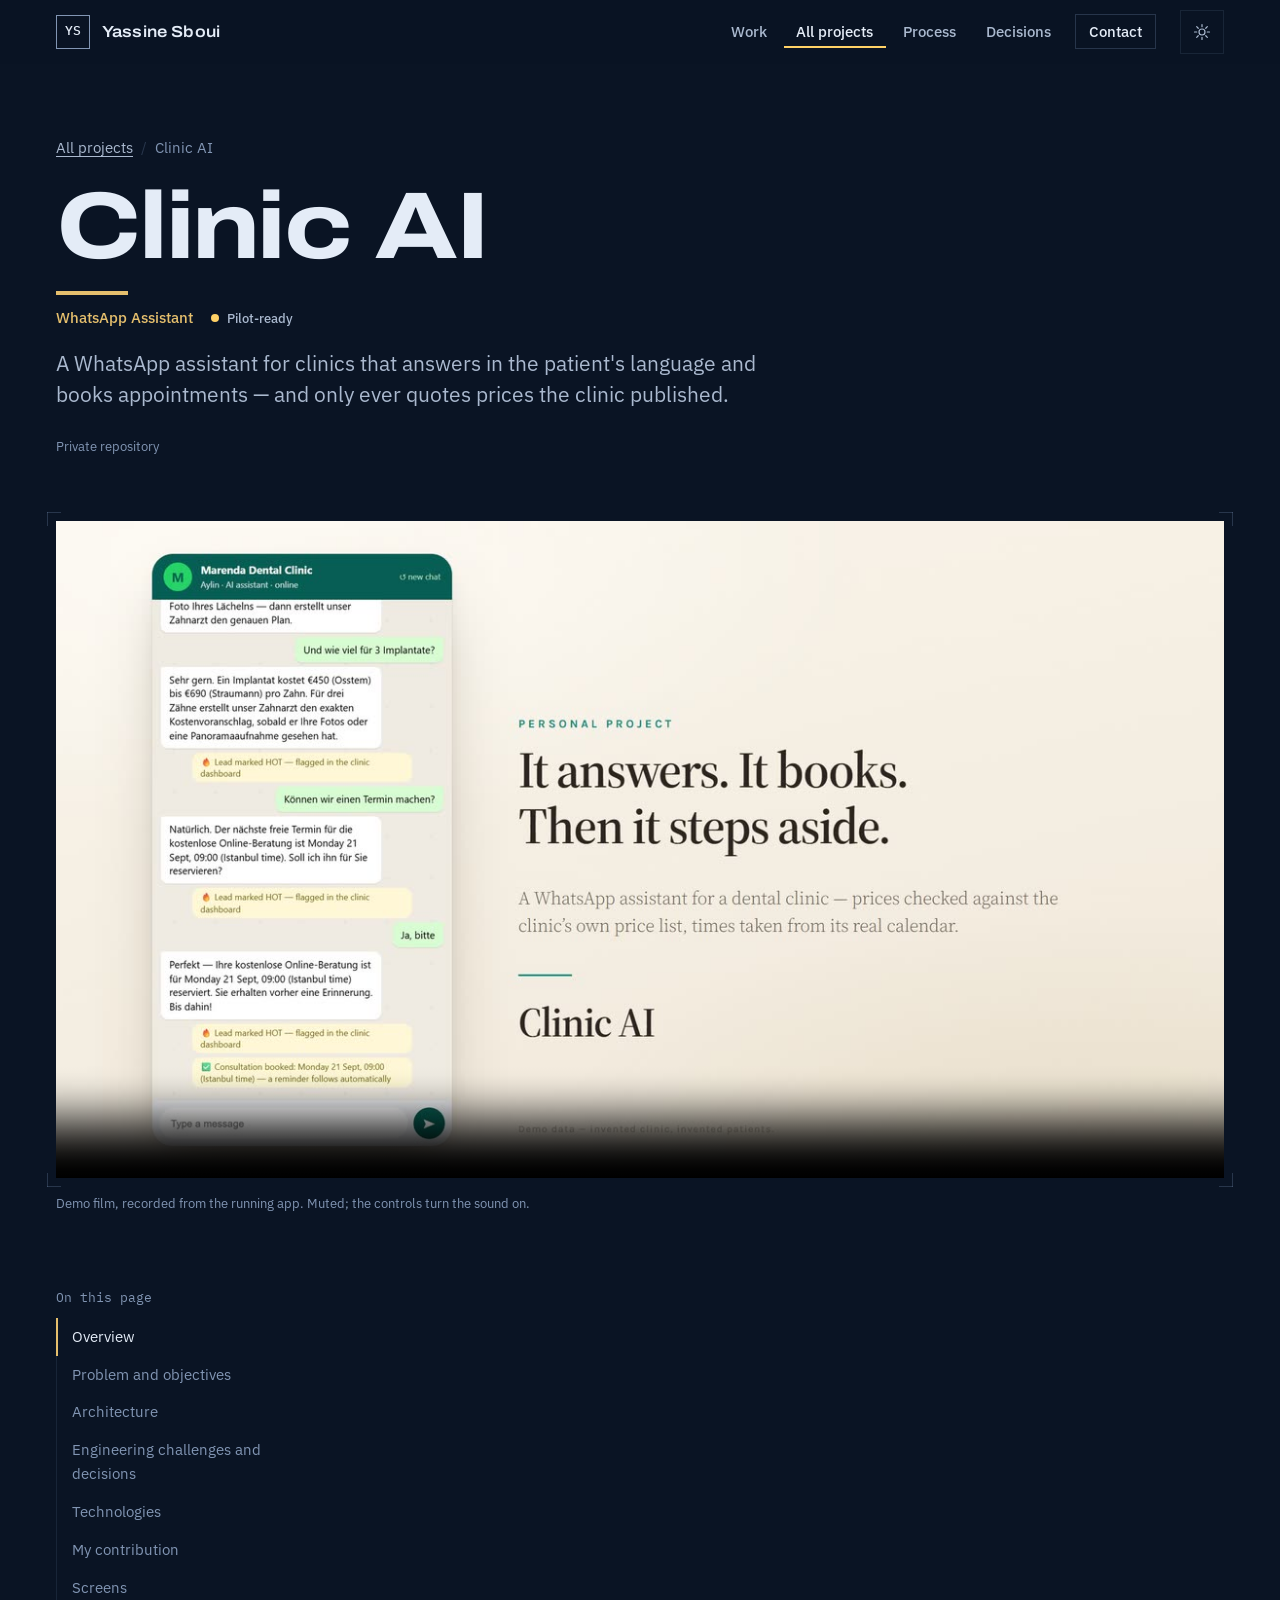
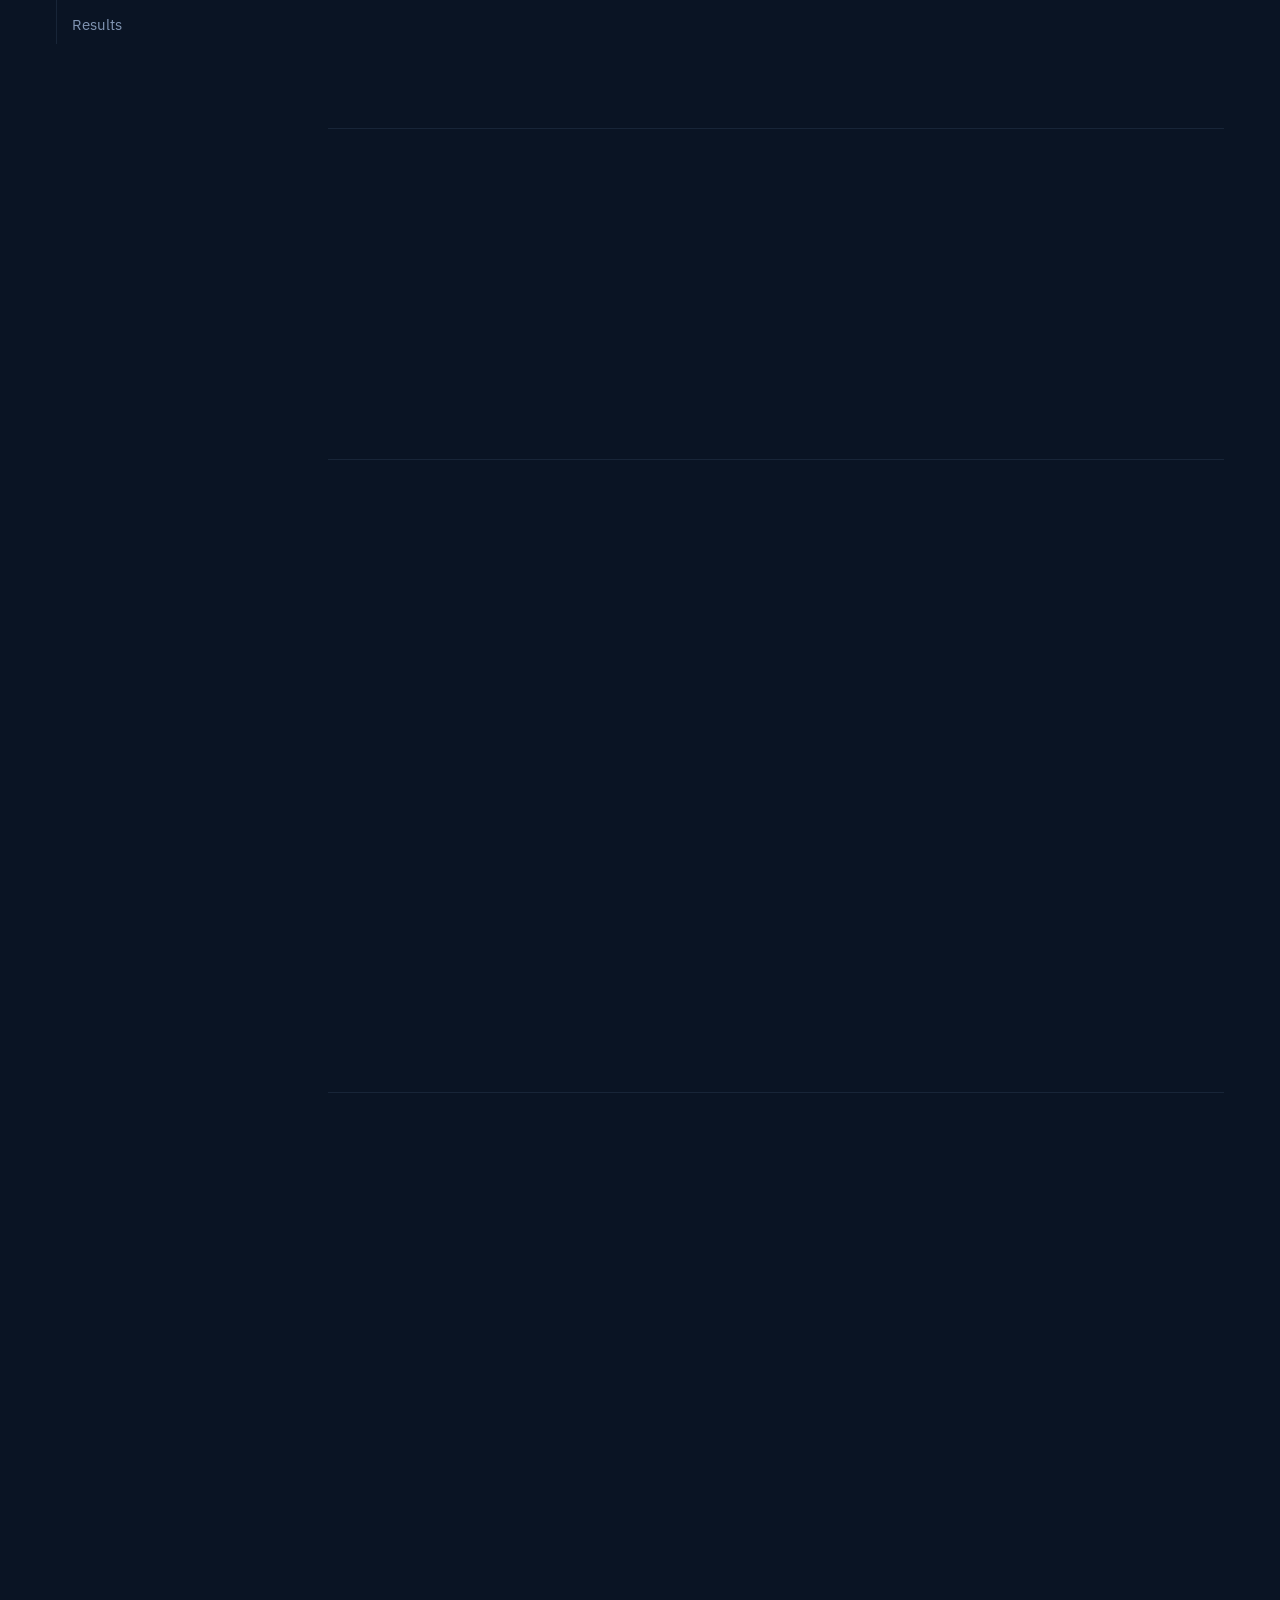
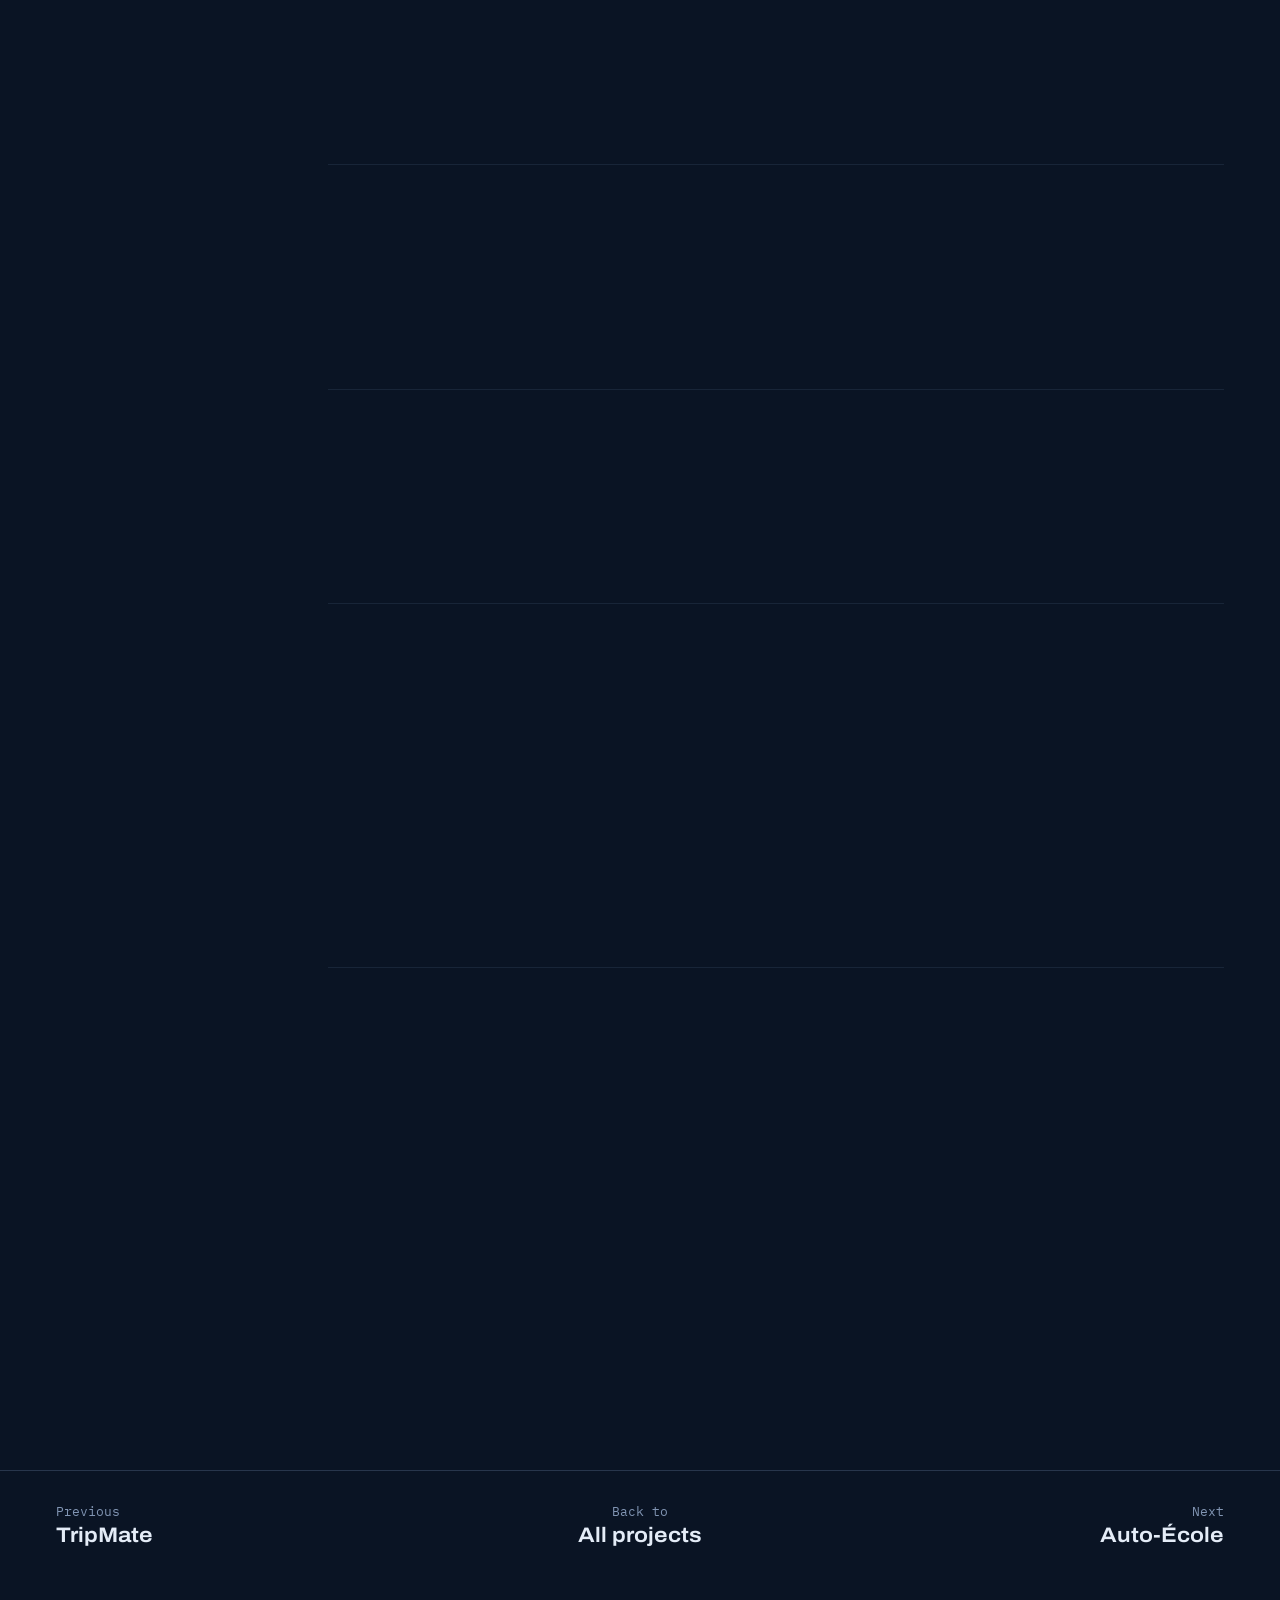
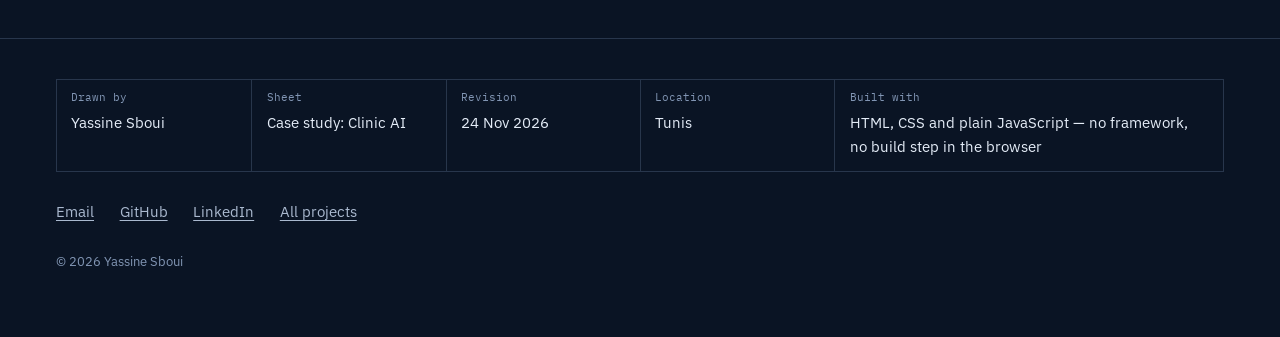
<file: work/clinic-ai.html>
<!DOCTYPE html>
<html lang="en" data-theme="dark">
  <head>
    <meta charset="utf-8" />
    <meta name="viewport" content="width=device-width, initial-scale=1" />
    <title>Clinic AI — case study — Yassine Sboui</title>
    <meta name="description" content="A WhatsApp assistant for clinics that answers in the patient&#x27;s language and books appointments — and only ever quotes prices the clinic published." />
    <meta name="author" content="Yassine Sboui" />
    <meta name="theme-color" content="#0a1424" />
    <link rel="canonical" href="https://yassinesboui.vercel.app/work/clinic-ai" />
    <meta property="og:type" content="website" />
    <meta property="og:title" content="Clinic AI — case study — Yassine Sboui" />
    <meta property="og:description" content="A WhatsApp assistant for clinics that answers in the patient&#x27;s language and books appointments — and only ever quotes prices the clinic published." />
    <meta property="og:url" content="https://yassinesboui.vercel.app/work/clinic-ai" />
    <meta property="og:image" content="https://yassinesboui.vercel.app/assets/img/og-card.jpg" />
    <meta property="og:image:width" content="1200" />
    <meta property="og:image:height" content="630" />
    <meta name="twitter:card" content="summary_large_image" />
    <meta name="twitter:image" content="https://yassinesboui.vercel.app/assets/img/og-card.jpg" />
    <link rel="icon" type="image/png" href="../assets/img/favicon-64.png" />
    <link rel="apple-touch-icon" href="../assets/img/apple-touch-icon.png" />
    <!-- Set the theme before first paint, so a visitor who chose the light plate never sees
         the dark one flash first. main.js owns the toggle; this only reads the stored choice. -->
    <script>try{var t=localStorage.getItem('ys-theme');if(t)document.documentElement.setAttribute('data-theme',t)}catch(_){}document.documentElement.classList.add('js')</script>
    <!-- Fonts are self-hosted (assets/fonts), so no third-party origin sits on the critical path. They
         are deliberately not preloaded: on a slow link a preload competes with the stylesheet the
         first paint needs (measured 24 Nov 2026 with render/preload-ab.js), and swapping in causes no
         layout shift. -->
    <link rel="stylesheet" href="../assets/css/styles.css" />
    <script src="../assets/js/main.js" defer></script>
    <script src="../assets/js/case.js" defer></script>
  </head>
  <body>
    <a class="skip-link" href="#main">Skip to content</a>
    <header class="nav" id="nav">
      <nav class="nav__inner wrap" aria-label="Primary">
        <a href="../" class="nav__brand" aria-label="Yassine Sboui, home">
          <span class="nav__mark" aria-hidden="true">YS</span>
          <span class="nav__name">Yassine Sboui</span>
        </a>
        <ul class="nav__menu" id="navMenu">
          <li><a href="../#work">Work</a></li>
          <li><a href="../projects" aria-current="page">All projects</a></li>
          <li><a href="../#pipeline">Process</a></li>
          <li><a href="../#decisions">Decisions</a></li>
          <li><a href="../#contact" class="nav__cta">Contact</a></li>
        </ul>
        <div class="nav__tools">
          <button id="themeToggle" class="icon-btn" type="button" aria-label="Switch to light theme">
            <svg class="icon-sun" viewBox="0 0 24 24" width="18" height="18" aria-hidden="true"><circle cx="12" cy="12" r="4" /><path d="M12 2v3M12 19v3M2 12h3M19 12h3M4.9 4.9l2.1 2.1M17 17l2.1 2.1M19.1 4.9 17 7M7 17l-2.1 2.1" /></svg>
            <svg class="icon-moon" viewBox="0 0 24 24" width="18" height="18" aria-hidden="true"><path d="M21 12.8A9 9 0 1 1 11.2 3a7 7 0 0 0 9.8 9.8Z" /></svg>
          </button>
          <button class="nav__toggle icon-btn" id="navToggle" type="button" aria-expanded="false" aria-controls="navMenu" aria-label="Open navigation">
            <span></span><span></span>
          </button>
        </div>
      </nav>
      <span class="nav__progress" id="navProgress" aria-hidden="true"></span>
    </header>

    <main id="main" class="case accent-clinic-ai">
      <header class="case__head wrap">
        <nav class="crumbs" aria-label="Breadcrumb"><ol><li><a href="../projects">All projects</a></li><li aria-current="page">Clinic AI</li></ol></nav>
        <h1 class="case__title">Clinic AI</h1>
        <div class="case__meta"><p class="case__kind">WhatsApp Assistant</p><p class="status status--pilot "><span class="status__dot" aria-hidden="true"></span>Pilot-ready</p></div>
        <p class="case__summary">A WhatsApp assistant for clinics that answers in the patient&#x27;s language and books appointments — and only ever quotes prices the clinic published.</p>
        <div class="case__links"><span class="note-private">Private repository</span></div>
      </header>
      <figure class="case__film wrap">
        <div class="project__media frame">
              <video controls muted loop playsinline preload="none" poster="../assets/video/clinic-ai-poster.jpg" width="1600" height="900">
                <source src="../assets/video/clinic-ai.mp4" type="video/mp4" />
                Your browser can't play this video. <a href="../assets/video/clinic-ai.mp4">Download the film</a>.
              </video>
            </div>
        <figcaption>Demo film, recorded from the running app. Muted; the controls turn the sound on.</figcaption>
      </figure>
      <div class="case__layout wrap">
        <nav class="case__toc" aria-label="On this page"><p>On this page</p><ol><li><a href="#overview">Overview</a></li><li><a href="#problem">Problem and objectives</a></li><li><a href="#architecture">Architecture</a></li><li><a href="#engineering">Engineering challenges and decisions</a></li><li><a href="#stack">Technologies</a></li><li><a href="#contribution">My contribution</a></li><li><a href="#screens">Screens</a></li><li><a href="#results">Results</a></li></ol></nav>
        <div class="case__content">
        <section class="case__sec" id="overview" aria-labelledby="overview-h">
          <h2 class="case__h" id="overview-h">Overview</h2>
          <p class="case__lede">Turkish clinics sell to foreign patients over WhatsApp, where replies come late and without a price. This answers the Meta webhook in the patient&#x27;s language and books against an editable weekly calendar. Every price the model writes is re-extracted against an allow-list built from the clinic&#x27;s price list and FAQ; a reply carrying an unlisted figure is discarded whole, booking marker included. Seven classes of bad booking marker are rejected before an appointment exists, and a coordinator can seize a thread mid-generation — the in-flight reply is dropped at send time. Exercised end to end against a Meta test number: pilot-ready, not yet in production.</p>
        </section>
        <section class="case__sec" id="problem" aria-labelledby="problem-h">
          <h2 class="case__h" id="problem-h">Problem and objectives</h2>
          <p>Turkish clinics sell to foreign patients over WhatsApp, where replies come late and without a price.</p><ul class="checklist"><li>Answer patients in their own language, at any hour</li><li>Book against the clinic&#x27;s own weekly calendar</li><li>Never quote a price the clinic did not publish</li></ul>
        </section>
        <section class="case__sec" id="architecture" aria-labelledby="architecture-h">
          <h2 class="case__h" id="architecture-h">Architecture</h2>
          <figure class="arch" data-arch data-reveal>
            <div class="arch__canvas frame">
              <svg viewBox="0 0 1116 364" class="arch__svg" aria-label="Architecture diagram of Clinic AI" role="group">
                <defs><marker id="arrow-clinic-ai" viewBox="0 0 10 10" refX="9" refY="5" markerWidth="7" markerHeight="7" orient="auto-start-reverse"><path d="M0 0 10 5 0 10z" /></marker></defs>
                <g class="arch__edges" style="--marker:url(#arrow-clinic-ai)"><g class="arch__edge" data-from="wa" data-to="hook"><path d="M208 182 H262 V182 H316" id="e-clinic-ai-0" /><text class="arch__elabel" x="262" y="174" text-anchor="middle">webhook</text></g><g class="arch__edge" data-from="hook" data-to="whisper"><path d="M410 218 L410 270" id="e-clinic-ai-1" /><text class="arch__elabel" x="418" y="244" text-anchor="start">audio</text></g><g class="arch__edge" data-from="hook" data-to="llm"><path d="M504 182 H558 V58 H612" id="e-clinic-ai-2" /></g><g class="arch__edge" data-from="llm" data-to="guard"><path d="M706 94 L706 146" id="e-clinic-ai-3" /><text class="arch__elabel" x="714" y="120" text-anchor="start">draft</text></g><g class="arch__edge" data-from="guard" data-to="book"><path d="M800 182 H854 V182 H908" id="e-clinic-ai-4" /></g><g class="arch__edge" data-from="hook" data-to="ops"><path d="M504 182 H558 V306 H908" id="e-clinic-ai-5" /><text class="arch__elabel" x="564" y="248" text-anchor="start">live</text></g></g>
                <g class="arch__node" data-node="wa" tabindex="0" role="button" aria-describedby="arch-clinic-ai-wa" style="--i:0" transform="translate(20 146)">
              <rect width="188" height="72" rx="2" />
              <text class="arch__name" x="14" y="29">Patient</text>
              <text class="arch__tech" x="14" y="51">WhatsApp</text>
            </g><g class="arch__node" data-node="hook" tabindex="0" role="button" aria-describedby="arch-clinic-ai-hook" style="--i:1" transform="translate(316 146)">
              <rect width="188" height="72" rx="2" />
              <text class="arch__name" x="14" y="29">Webhook</text>
              <text class="arch__tech" x="14" y="51">WhatsApp Cloud API · Ex…</text>
            </g><g class="arch__node" data-node="whisper" tabindex="0" role="button" aria-describedby="arch-clinic-ai-whisper" style="--i:2" transform="translate(316 270)">
              <rect width="188" height="72" rx="2" />
              <text class="arch__name" x="14" y="29">Voice worker</text>
              <text class="arch__tech" x="14" y="51">faster-whisper, local</text>
            </g><g class="arch__node" data-node="llm" tabindex="0" role="button" aria-describedby="arch-clinic-ai-llm" style="--i:3" transform="translate(612 22)">
              <rect width="188" height="72" rx="2" />
              <text class="arch__name" x="14" y="29">Model</text>
              <text class="arch__tech" x="14" y="51">Anthropic SDK</text>
            </g><g class="arch__node" data-node="guard" tabindex="0" role="button" aria-describedby="arch-clinic-ai-guard" style="--i:4" transform="translate(612 146)">
              <rect width="188" height="72" rx="2" />
              <text class="arch__name" x="14" y="29">Price guard</text>
              <text class="arch__tech" x="14" y="51">allow-list</text>
            </g><g class="arch__node" data-node="book" tabindex="0" role="button" aria-describedby="arch-clinic-ai-book" style="--i:5" transform="translate(908 146)">
              <rect width="188" height="72" rx="2" />
              <text class="arch__name" x="14" y="29">Booking</text>
              <text class="arch__tech" x="14" y="51">weekly calendar</text>
            </g><g class="arch__node" data-node="ops" tabindex="0" role="button" aria-describedby="arch-clinic-ai-ops" style="--i:6" transform="translate(908 270)">
              <rect width="188" height="72" rx="2" />
              <text class="arch__name" x="14" y="29">Operator dashboard</text>
              <text class="arch__tech" x="14" y="51">vanilla JS · SQLite</text>
            </g>
              </svg>
            </div>
            <div class="arch__detail" aria-live="polite">
              <p class="arch__detail-name">Patient</p>
              <p class="arch__detail-tech">WhatsApp</p>
              <p class="arch__detail-desc">Text or a voice note, in the patient&#x27;s language.</p>
            </div>
            <figcaption>Select a component to see what it does and what it connects to.<span class="arch__swipe"> On a narrow screen, swipe the drawing sideways to see all of it.</span></figcaption>
            <ul class="arch__list"><li id="arch-clinic-ai-wa" data-node="wa"><strong>Patient</strong> <span class="arch__tech-full">WhatsApp</span> — Text or a voice note, in the patient&#x27;s language.</li><li id="arch-clinic-ai-hook" data-node="hook"><strong>Webhook</strong> <span class="arch__tech-full">WhatsApp Cloud API · Express</span> — Delivery runs in a per-user promise queue, before the assistant turn is committed.</li><li id="arch-clinic-ai-whisper" data-node="whisper"><strong>Voice worker</strong> <span class="arch__tech-full">faster-whisper, local</span> — Voice notes transcribed on the machine, with a four-level fallback chain.</li><li id="arch-clinic-ai-llm" data-node="llm"><strong>Model</strong> <span class="arch__tech-full">Anthropic SDK</span> — Drafts the reply and any booking marker.</li><li id="arch-clinic-ai-guard" data-node="guard"><strong>Price guard</strong> <span class="arch__tech-full">allow-list</span> — Any figure not on the clinic&#x27;s list and the whole reply is discarded, booking included.</li><li id="arch-clinic-ai-book" data-node="book"><strong>Booking</strong> <span class="arch__tech-full">weekly calendar</span> — Seven classes of bad booking marker are rejected before an appointment exists.</li><li id="arch-clinic-ai-ops" data-node="ops"><strong>Operator dashboard</strong> <span class="arch__tech-full">vanilla JS · SQLite</span> — Staff take over a thread mid-reply; the in-flight answer is dropped at send time.</li></ul>
          </figure>
        </section>
        <section class="case__sec" id="engineering" aria-labelledby="engineering-h">
          <h2 class="case__h" id="engineering-h">Engineering challenges and decisions</h2>
          <ul class="notes"><li>Price allow-list filter over model output, with Russian, Arabic and Turkish currency words</li><li>Resident faster-whisper worker transcribes voice notes locally, with a four-level fallback chain</li><li>Delivery runs inside a per-user promise queue, before the assistant turn is committed</li><li>Operator dashboard with no front-end dependencies, no innerHTML, 8 XSS vectors asserted</li></ul><div class="case-decision"><h3>Discard the reply</h3><dl>
              <div><dt>The constraint</dt><dd>The assistant answers foreign patients for Turkish clinics over WhatsApp, and must never quote a price it invented.</dd></div>
              <div><dt>What I rejected</dt><dd>Correcting the number.</dd></div>
              <div><dt>What I did</dt><dd>Every price the model writes is re-extracted against an allow-list built from the clinic&#x27;s price list and FAQ; a reply carrying an unlisted figure is discarded whole, booking marker included.</dd></div>
              <div><dt>What it cost</dt><dd>The patient gets a fixed &quot;our coordinator will confirm your plan first&quot; line instead of the answer they asked for, and the reply the model did write is discarded with it, booking included.</dd></div></dl></div>
        </section>
        <section class="case__sec" id="stack" aria-labelledby="stack-h">
          <h2 class="case__h" id="stack-h">Technologies</h2>
          <ul class="tags"><li>Node.js 22</li><li>Express</li><li>better-sqlite3</li><li>WhatsApp Cloud API</li><li>Anthropic SDK</li><li>faster-whisper</li><li>Playwright</li><li>Vanilla JS</li></ul><p class="case__small">Also in use: SQLite.</p>
        </section>
        <section class="case__sec" id="contribution" aria-labelledby="contribution-h">
          <h2 class="case__h" id="contribution-h">My contribution</h2>
          <p>Sole developer — Node backend, LLM pipeline, live operator dashboard, local voice transcription.</p>
        </section>
        <section class="case__sec" id="screens" aria-labelledby="screens-h">
          <h2 class="case__h" id="screens-h">Screens</h2>
          <p class="case__small">Stills from the demo film.</p><ul class="shots"><li class="shot shot--still frame"><img src="../assets/img/work/clinic-ai-still-1.jpg" alt="Still from the Clinic AI demo film" width="960" height="540" loading="lazy" decoding="async" /></li><li class="shot shot--still frame"><img src="../assets/img/work/clinic-ai-still-2.jpg" alt="Still from the Clinic AI demo film" width="960" height="540" loading="lazy" decoding="async" /></li><li class="shot shot--still frame"><img src="../assets/img/work/clinic-ai-still-3.jpg" alt="Still from the Clinic AI demo film" width="960" height="540" loading="lazy" decoding="async" /></li></ul>
        </section>
        <section class="case__sec" id="results" aria-labelledby="results-h">
          <h2 class="case__h" id="results-h">Results</h2>
          <dl class="schedule"><div><dt>7</dt><dd>languages</dd></div><div><dt>4</dt><dd>staff roles</dd></div><div><dt>8</dt><dd>XSS vectors asserted against the operator dashboard</dd></div><div><dt>Pilot-ready</dt><dd>exercised end to end against a Meta test number; not yet in production</dd></div></dl>
        </section>
        </div>
      </div>
      <nav class="case__pager wrap" aria-label="More projects">
        <a href="tripmate" class="pager pager--prev"><span>Previous</span><strong>TripMate</strong></a>
        <a href="../projects" class="pager pager--all"><span>Back to</span><strong>All projects</strong></a>
        <a href="auto-ecole" class="pager pager--next"><span>Next</span><strong>Auto-École</strong></a>
      </nav>
    </main>
    <footer class="footer">
      <div class="wrap footer__inner">
        <dl class="titleblock" aria-label="About this site">
          <div><dt>Drawn by</dt><dd>Yassine Sboui</dd></div>
          <div><dt>Sheet</dt><dd>Case study: Clinic AI</dd></div>
          <div><dt>Revision</dt><dd>24 Nov 2026</dd></div>
          <div><dt>Location</dt><dd>Tunis</dd></div>
          <div><dt>Built with</dt><dd>HTML, CSS and plain JavaScript — no framework, no build step in the browser</dd></div>
        </dl>
        <ul class="footer__links">
          <li><a href="mailto:sboui.work@gmail.com">Email</a></li>
          <li><a href="https://github.com/YassineSboui" target="_blank" rel="noopener">GitHub</a></li>
          <li><a href="https://www.linkedin.com/in/yassine7sboui/" target="_blank" rel="noopener">LinkedIn</a></li>
          <li><a href="../projects">All projects</a></li>
        </ul>
        <p class="footer__copy">© <span id="year">2026</span> Yassine Sboui</p>
      </div>
    </footer>
  </body>
</html>
</file>
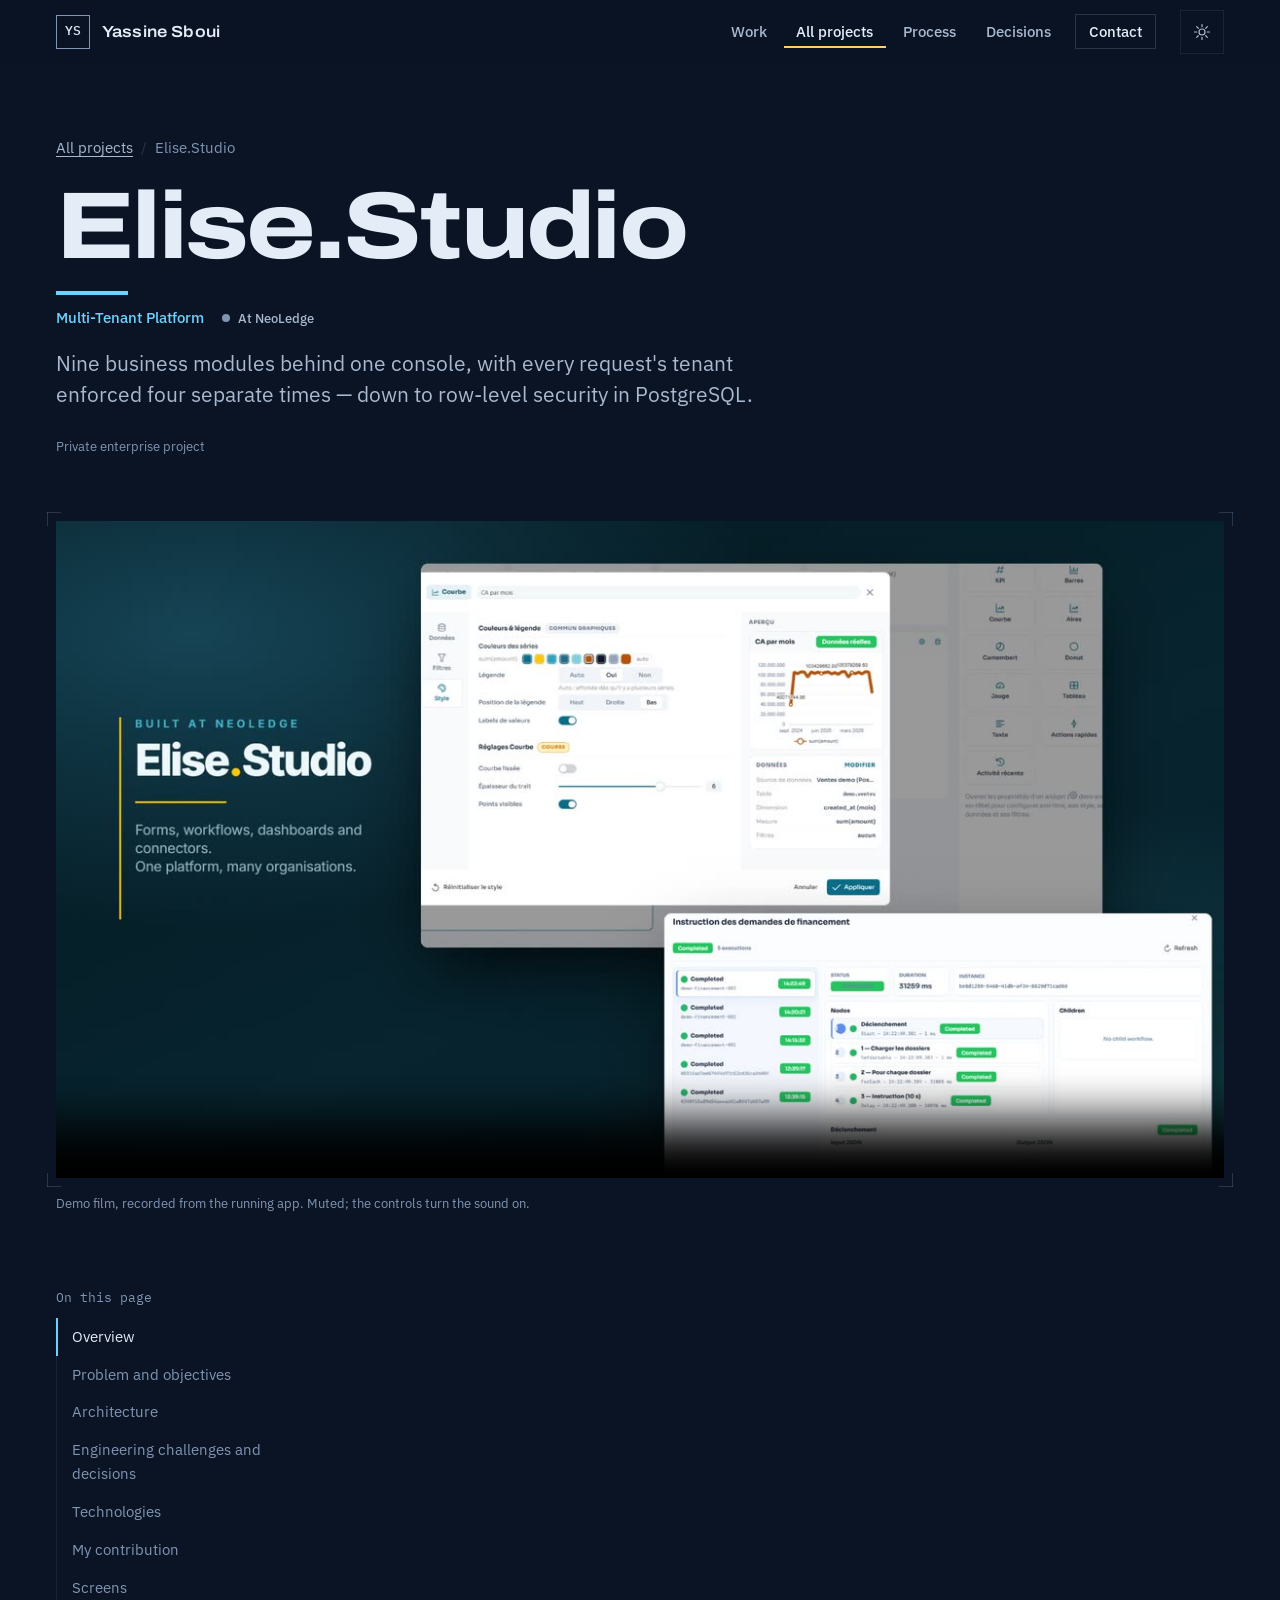
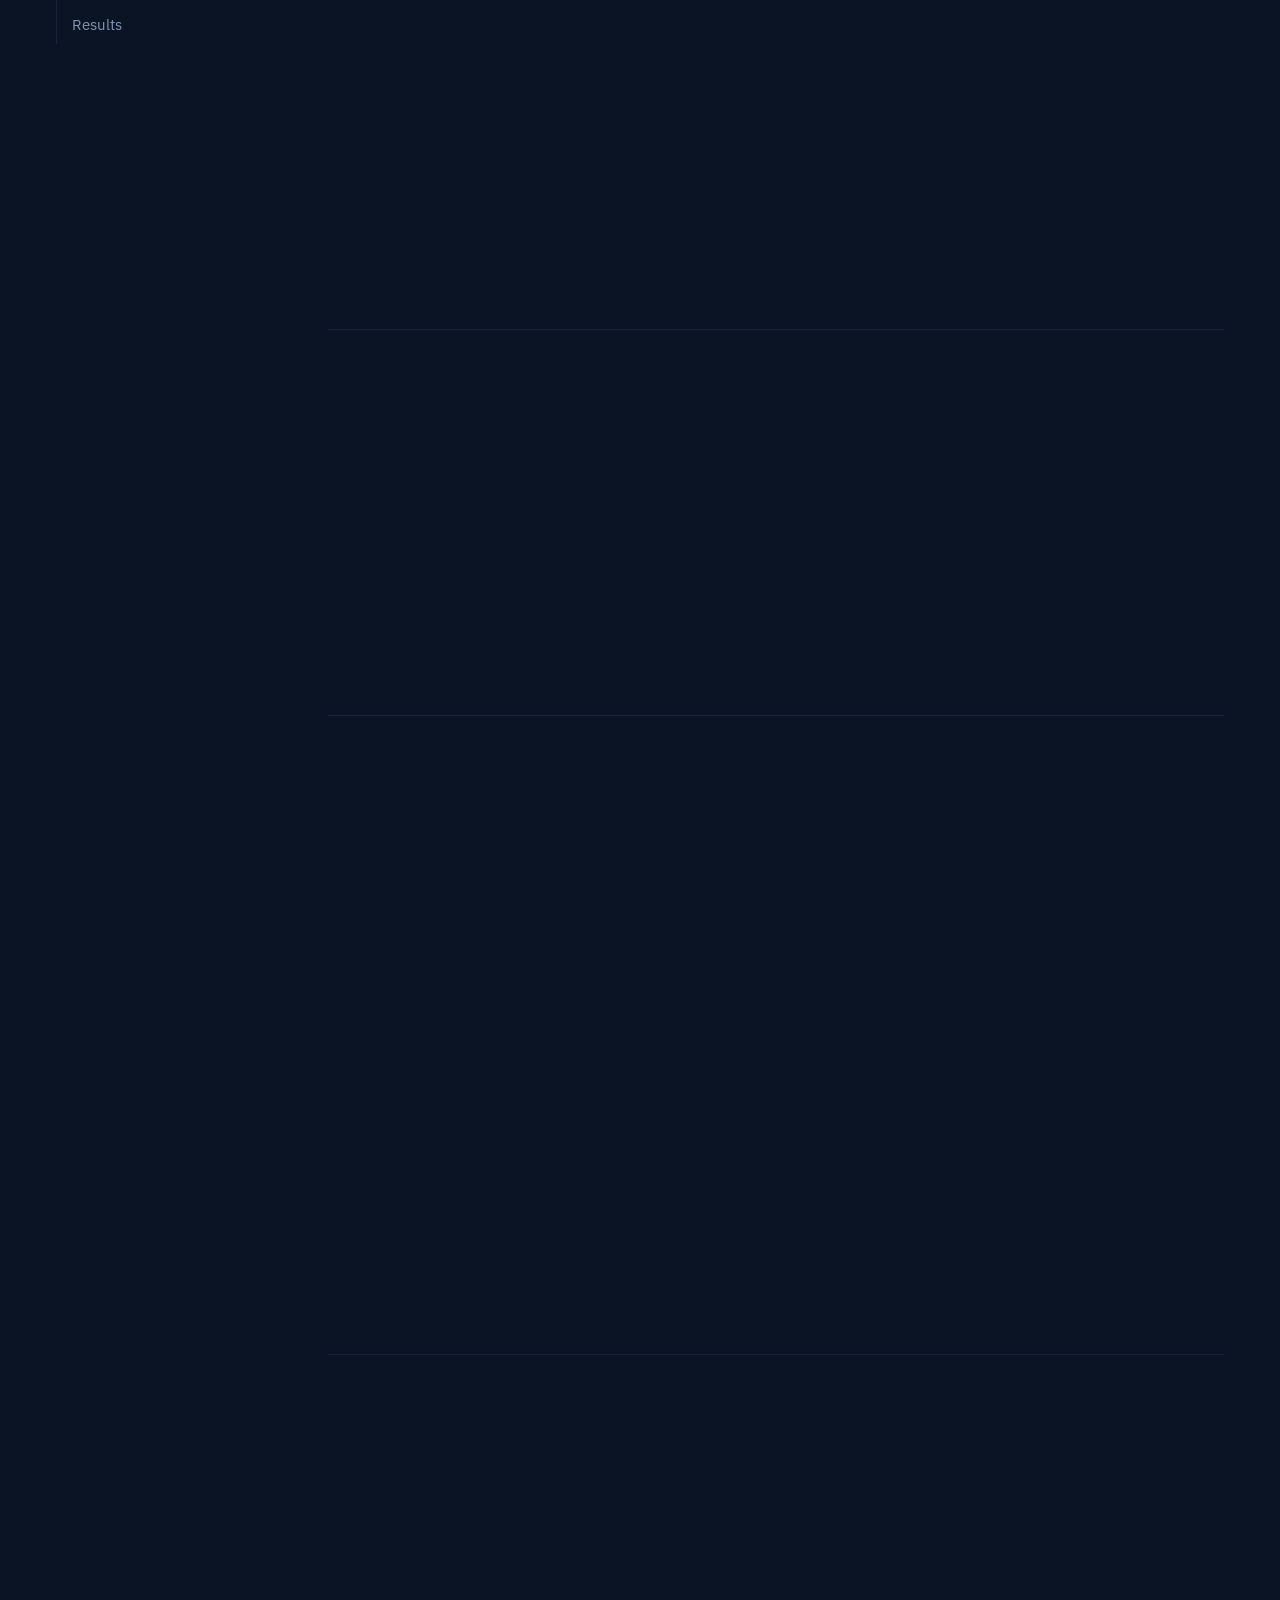
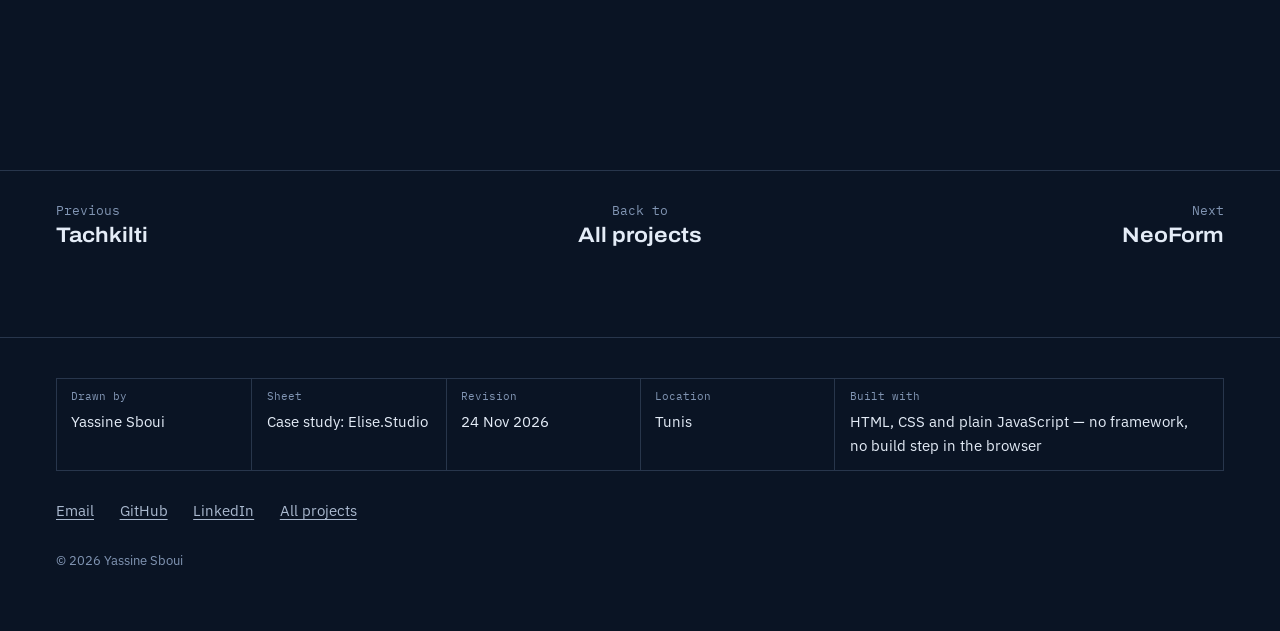
<file: work/elise-studio.html>
<!DOCTYPE html>
<html lang="en" data-theme="dark">
  <head>
    <meta charset="utf-8" />
    <meta name="viewport" content="width=device-width, initial-scale=1" />
    <title>Elise.Studio — case study — Yassine Sboui</title>
    <meta name="description" content="Nine business modules behind one console, with every request&#x27;s tenant enforced four separate times — down to row-level security in PostgreSQL." />
    <meta name="author" content="Yassine Sboui" />
    <meta name="theme-color" content="#0a1424" />
    <link rel="canonical" href="https://yassinesboui.vercel.app/work/elise-studio" />
    <meta property="og:type" content="website" />
    <meta property="og:title" content="Elise.Studio — case study — Yassine Sboui" />
    <meta property="og:description" content="Nine business modules behind one console, with every request&#x27;s tenant enforced four separate times — down to row-level security in PostgreSQL." />
    <meta property="og:url" content="https://yassinesboui.vercel.app/work/elise-studio" />
    <meta property="og:image" content="https://yassinesboui.vercel.app/assets/img/og-card.jpg" />
    <meta property="og:image:width" content="1200" />
    <meta property="og:image:height" content="630" />
    <meta name="twitter:card" content="summary_large_image" />
    <meta name="twitter:image" content="https://yassinesboui.vercel.app/assets/img/og-card.jpg" />
    <link rel="icon" type="image/png" href="../assets/img/favicon-64.png" />
    <link rel="apple-touch-icon" href="../assets/img/apple-touch-icon.png" />
    <!-- Set the theme before first paint, so a visitor who chose the light plate never sees
         the dark one flash first. main.js owns the toggle; this only reads the stored choice. -->
    <script>try{var t=localStorage.getItem('ys-theme');if(t)document.documentElement.setAttribute('data-theme',t)}catch(_){}document.documentElement.classList.add('js')</script>
    <!-- Fonts are self-hosted (assets/fonts), so no third-party origin sits on the critical path. They
         are deliberately not preloaded: on a slow link a preload competes with the stylesheet the
         first paint needs (measured 24 Nov 2026 with render/preload-ab.js), and swapping in causes no
         layout shift. -->
    <link rel="stylesheet" href="../assets/css/styles.css" />
    <script src="../assets/js/main.js" defer></script>
    <script src="../assets/js/case.js" defer></script>
  </head>
  <body>
    <a class="skip-link" href="#main">Skip to content</a>
    <header class="nav" id="nav">
      <nav class="nav__inner wrap" aria-label="Primary">
        <a href="../" class="nav__brand" aria-label="Yassine Sboui, home">
          <span class="nav__mark" aria-hidden="true">YS</span>
          <span class="nav__name">Yassine Sboui</span>
        </a>
        <ul class="nav__menu" id="navMenu">
          <li><a href="../#work">Work</a></li>
          <li><a href="../projects" aria-current="page">All projects</a></li>
          <li><a href="../#pipeline">Process</a></li>
          <li><a href="../#decisions">Decisions</a></li>
          <li><a href="../#contact" class="nav__cta">Contact</a></li>
        </ul>
        <div class="nav__tools">
          <button id="themeToggle" class="icon-btn" type="button" aria-label="Switch to light theme">
            <svg class="icon-sun" viewBox="0 0 24 24" width="18" height="18" aria-hidden="true"><circle cx="12" cy="12" r="4" /><path d="M12 2v3M12 19v3M2 12h3M19 12h3M4.9 4.9l2.1 2.1M17 17l2.1 2.1M19.1 4.9 17 7M7 17l-2.1 2.1" /></svg>
            <svg class="icon-moon" viewBox="0 0 24 24" width="18" height="18" aria-hidden="true"><path d="M21 12.8A9 9 0 1 1 11.2 3a7 7 0 0 0 9.8 9.8Z" /></svg>
          </button>
          <button class="nav__toggle icon-btn" id="navToggle" type="button" aria-expanded="false" aria-controls="navMenu" aria-label="Open navigation">
            <span></span><span></span>
          </button>
        </div>
      </nav>
      <span class="nav__progress" id="navProgress" aria-hidden="true"></span>
    </header>

    <main id="main" class="case accent-elise-studio">
      <header class="case__head wrap">
        <nav class="crumbs" aria-label="Breadcrumb"><ol><li><a href="../projects">All projects</a></li><li aria-current="page">Elise.Studio</li></ol></nav>
        <h1 class="case__title">Elise.Studio</h1>
        <div class="case__meta"><p class="case__kind">Multi-Tenant Platform</p><p class="status status--enterprise "><span class="status__dot" aria-hidden="true"></span>At NeoLedge</p></div>
        <p class="case__summary">Nine business modules behind one console, with every request&#x27;s tenant enforced four separate times — down to row-level security in PostgreSQL.</p>
        <div class="case__links"><span class="note-private">Private enterprise project</span></div>
      </header>
      <figure class="case__film wrap">
        <div class="project__media frame">
              <video controls muted loop playsinline preload="none" poster="../assets/video/elise-studio-poster.jpg" width="1600" height="900">
                <source src="../assets/video/elise-studio.mp4" type="video/mp4" />
                Your browser can't play this video. <a href="../assets/video/elise-studio.mp4">Download the film</a>.
              </video>
            </div>
        <figcaption>Demo film, recorded from the running app. Muted; the controls turn the sound on.</figcaption>
      </figure>
      <div class="case__layout wrap">
        <nav class="case__toc" aria-label="On this page"><p>On this page</p><ol><li><a href="#overview">Overview</a></li><li><a href="#problem">Problem and objectives</a></li><li><a href="#architecture">Architecture</a></li><li><a href="#engineering">Engineering challenges and decisions</a></li><li><a href="#stack">Technologies</a></li><li><a href="#contribution">My contribution</a></li><li><a href="#screens">Screens</a></li><li><a href="#results">Results</a></li></ol></nav>
        <div class="case__content">
        <section class="case__sec" id="overview" aria-labelledby="overview-h">
          <h2 class="case__h" id="overview-h">Overview</h2>
          <p class="case__lede">Nine business modules behind one console - eight mounted in the shell, the ninth a control-plane API - for enterprise customers who used to buy several of these as separate applications, NeoForm among them. The forms module is where NeoForm went next: the same builder carried onto .NET 10 inside a nine-module console, with the tenant boundary hardened from one check to four, the runtime script guard made configurable and an egress guard added around the connectors. Build a form by dragging fields onto a canvas and publish it to a link a stranger can open without an account. Draw a workflow as a graph and get every run traced back step by step with real timings. Compose dashboards whose aggregation is pushed down into PostgreSQL instead of being assembled in the API, read through a role that cannot bypass row-level security. Wire connectors to REST, SQL, storage and e-signature services with credentials held in a vault and never readable again. Underneath, every request&#x27;s tenant is enforced four separate times, down to row-level security in PostgreSQL, and a conformance test goes red the moment a table ships without a policy.</p>
        </section>
        <section class="case__sec" id="problem" aria-labelledby="problem-h">
          <h2 class="case__h" id="problem-h">Problem and objectives</h2>
          <p>Enterprise customers were buying forms, workflows, dashboards and documents as separate applications. Elise.Studio puts nine modules behind one console — which makes the tenant boundary the thing that can never fail.</p><ul class="checklist"><li>One console for forms, workflows, dashboards, documents and master data</li><li>Tenant isolation that holds even if one layer has a bug</li><li>Connectors to systems the platform does not control, without exposing the internal network</li></ul>
        </section>
        <section class="case__sec" id="architecture" aria-labelledby="architecture-h">
          <h2 class="case__h" id="architecture-h">Architecture</h2>
          <figure class="arch" data-arch data-reveal>
            <div class="arch__canvas frame">
              <svg viewBox="0 0 1116 364" class="arch__svg" aria-label="Architecture diagram of Elise.Studio" role="group">
                <defs><marker id="arrow-elise-studio" viewBox="0 0 10 10" refX="9" refY="5" markerWidth="7" markerHeight="7" orient="auto-start-reverse"><path d="M0 0 10 5 0 10z" /></marker></defs>
                <g class="arch__edges" style="--marker:url(#arrow-elise-studio)"><g class="arch__edge" data-from="shell" data-to="edge"><path d="M208 182 H262 V182 H316" id="e-elise-studio-0" /><text class="arch__elabel" x="262" y="174" text-anchor="middle">HTTPS</text></g><g class="arch__edge" data-from="idp" data-to="edge"><path d="M410 94 L410 146" id="e-elise-studio-1" /><text class="arch__elabel" x="418" y="120" text-anchor="start">OIDC</text></g><g class="arch__edge" data-from="edge" data-to="mods"><path d="M504 182 H558 V182 H612" id="e-elise-studio-2" /><text class="arch__elabel" x="558" y="174" text-anchor="middle">tenant ✓</text></g><g class="arch__edge" data-from="mods" data-to="db"><path d="M800 182 H854 V182 H908" id="e-elise-studio-3" /><text class="arch__elabel" x="854" y="174" text-anchor="middle">tenant ✓✓</text></g><g class="arch__edge" data-from="mods" data-to="conn"><path d="M706 218 L706 270" id="e-elise-studio-4" /></g><g class="arch__edge" data-from="conn" data-to="egress"><path d="M800 306 H854 V306 H908" id="e-elise-studio-5" /><text class="arch__elabel" x="854" y="298" text-anchor="middle">every socket</text></g></g>
                <g class="arch__node" data-node="shell" tabindex="0" role="button" aria-describedby="arch-elise-studio-shell" style="--i:0" transform="translate(20 146)">
              <rect width="188" height="72" rx="2" />
              <text class="arch__name" x="14" y="29">Console</text>
              <text class="arch__tech" x="14" y="51">Vue 3 shell</text>
            </g><g class="arch__node" data-node="edge" tabindex="0" role="button" aria-describedby="arch-elise-studio-edge" style="--i:1" transform="translate(316 146)">
              <rect width="188" height="72" rx="2" />
              <text class="arch__name" x="14" y="29">Gateway edge</text>
              <text class="arch__tech" x="14" y="51">YARP</text>
            </g><g class="arch__node" data-node="idp" tabindex="0" role="button" aria-describedby="arch-elise-studio-idp" style="--i:2" transform="translate(316 22)">
              <rect width="188" height="72" rx="2" />
              <text class="arch__name" x="14" y="29">Identity</text>
              <text class="arch__tech" x="14" y="51">Keycloak · OIDC</text>
            </g><g class="arch__node" data-node="mods" tabindex="0" role="button" aria-describedby="arch-elise-studio-mods" style="--i:3" transform="translate(612 146)">
              <rect width="188" height="72" rx="2" />
              <text class="arch__name" x="14" y="29">Modules</text>
              <text class="arch__tech" x="14" y="51">.NET 10 · EF Core</text>
            </g><g class="arch__node" data-node="db" tabindex="0" role="button" aria-describedby="arch-elise-studio-db" style="--i:4" transform="translate(908 146)">
              <rect width="188" height="72" rx="2" />
              <text class="arch__name" x="14" y="29">PostgreSQL</text>
              <text class="arch__tech" x="14" y="51">FORCE RLS · NOBYPASSRLS</text>
            </g><g class="arch__node" data-node="conn" tabindex="0" role="button" aria-describedby="arch-elise-studio-conn" style="--i:5" transform="translate(612 270)">
              <rect width="188" height="72" rx="2" />
              <text class="arch__name" x="14" y="29">Connectors</text>
              <text class="arch__tech" x="14" y="51">REST · SQL · S3 · SMTP …</text>
            </g><g class="arch__node" data-node="egress" tabindex="0" role="button" aria-describedby="arch-elise-studio-egress" style="--i:6" transform="translate(908 270)">
              <rect width="188" height="72" rx="2" />
              <text class="arch__name" x="14" y="29">Egress guard</text>
              <text class="arch__tech" x="14" y="51">DISCOVERY_EGRESS_BLOCKED</text>
            </g>
              </svg>
            </div>
            <div class="arch__detail" aria-live="polite">
              <p class="arch__detail-name">Console</p>
              <p class="arch__detail-tech">Vue 3 shell</p>
              <p class="arch__detail-desc">Eight modules mounted in one shell; forms are built by dragging fields onto a canvas.</p>
            </div>
            <figcaption>Select a component to see what it does and what it connects to.<span class="arch__swipe"> On a narrow screen, swipe the drawing sideways to see all of it.</span></figcaption>
            <ul class="arch__list"><li id="arch-elise-studio-shell" data-node="shell"><strong>Console</strong> <span class="arch__tech-full">Vue 3 shell</span> — Eight modules mounted in one shell; forms are built by dragging fields onto a canvas.</li><li id="arch-elise-studio-edge" data-node="edge"><strong>Gateway edge</strong> <span class="arch__tech-full">YARP</span> — Grants a workspace only after confirming membership — one account, several organisations.</li><li id="arch-elise-studio-idp" data-node="idp"><strong>Identity</strong> <span class="arch__tech-full">Keycloak · OIDC</span> — Sign-in; one level plus a module perimeter per user instead of 27 roles.</li><li id="arch-elise-studio-mods" data-node="mods"><strong>Modules</strong> <span class="arch__tech-full">.NET 10 · EF Core</span> — Forms, workflows compiled to Elsa 3, dashboards, documents, master data, and a control-plane API.</li><li id="arch-elise-studio-db" data-node="db"><strong>PostgreSQL</strong> <span class="arch__tech-full">FORCE RLS · NOBYPASSRLS</span> — The fourth tenant check, inside the database; a conformance test fails if a table ships without a policy.</li><li id="arch-elise-studio-conn" data-node="conn"><strong>Connectors</strong> <span class="arch__tech-full">REST · SQL · S3 · SMTP · DocuSign · MCP</span> — Ten families, credentials held in a vault and never readable again.</li><li id="arch-elise-studio-egress" data-node="egress"><strong>Egress guard</strong> <span class="arch__tech-full">DISCOVERY_EGRESS_BLOCKED</span> — Private-network targets refused on resolved IPs before any socket opens.</li></ul>
          </figure>
        </section>
        <section class="case__sec" id="engineering" aria-labelledby="engineering-h">
          <h2 class="case__h" id="engineering-h">Engineering challenges and decisions</h2>
          <ul class="notes"><li>Forms built by drag-and-drop and published to anonymous links on a separate host</li><li>Workflows drawn as a graph, compiled to Elsa 3, every run traced with real timings</li><li>Private-network targets refused on resolved IPs before any socket opens — DISCOVERY_EGRESS_BLOCKED</li><li>One account, several organisations — the edge grants a workspace only after confirming membership</li></ul><div class="case-decision"><h3>SSRF filter</h3><dl>
              <div><dt>The constraint</dt><dd>Connectors have to reach customer systems — REST, SQL, storage and e-signature services we do not control.</dd></div>
              <div><dt>What I rejected</dt><dd>Validating the URL.</dd></div>
              <div><dt>What I did</dt><dd>A filter in the socket connect callback, refusing private-network targets on resolved IPs before any socket opens — closing the DNS-rebinding window.</dd></div>
              <div><dt>What it cost</dt><dd>The check runs per connection, not once, and DISCOVERY_EGRESS_BLOCKED is a refusal a customer will occasionally see legitimately.</dd></div></dl></div>
        </section>
        <section class="case__sec" id="stack" aria-labelledby="stack-h">
          <h2 class="case__h" id="stack-h">Technologies</h2>
          <ul class="tags"><li>.NET 10</li><li>Vue 3</li><li>PostgreSQL RLS</li><li>YARP</li><li>Elsa Workflows 3</li><li>Keycloak / OIDC</li><li>EF Core</li><li>Multi-tenancy</li></ul><p class="case__small">Also in use: Docker, PostgreSQL.</p>
        </section>
        <section class="case__sec" id="contribution" aria-labelledby="contribution-h">
          <h2 class="case__h" id="contribution-h">My contribution</h2>
          <p>Full-stack engineer across the platform. Where I would point a reviewer first: authorization and tenancy, machine-key identity, and the gateway edge.</p>
        </section>
        <section class="case__sec" id="screens" aria-labelledby="screens-h">
          <h2 class="case__h" id="screens-h">Screens</h2>
          <p class="case__small">Stills from the demo film.</p><ul class="shots"><li class="shot shot--still frame"><img src="../assets/img/work/elise-studio-still-1.jpg" alt="Still from the Elise.Studio demo film" width="960" height="540" loading="lazy" decoding="async" /></li><li class="shot shot--still frame"><img src="../assets/img/work/elise-studio-still-2.jpg" alt="Still from the Elise.Studio demo film" width="960" height="540" loading="lazy" decoding="async" /></li><li class="shot shot--still frame"><img src="../assets/img/work/elise-studio-still-3.jpg" alt="Still from the Elise.Studio demo film" width="960" height="540" loading="lazy" decoding="async" /></li></ul>
        </section>
        <section class="case__sec" id="results" aria-labelledby="results-h">
          <h2 class="case__h" id="results-h">Results</h2>
          <dl class="schedule"><div><dt>9</dt><dd>modules: eight in the shell, the ninth a control-plane API</dd></div><div><dt>4</dt><dd>tenant checks per request: gateway, EF Core filters, a per-connection interceptor, FORCE RLS</dd></div><div><dt>31</dt><dd>xUnit backend test projects</dd></div><div><dt>27 → 1</dt><dd>identity-provider roles replaced by one level and a module perimeter per user</dd></div></dl>
        </section>
        </div>
      </div>
      <nav class="case__pager wrap" aria-label="More projects">
        <a href="tachkilti" class="pager pager--prev"><span>Previous</span><strong>Tachkilti</strong></a>
        <a href="../projects" class="pager pager--all"><span>Back to</span><strong>All projects</strong></a>
        <a href="neoform" class="pager pager--next"><span>Next</span><strong>NeoForm</strong></a>
      </nav>
    </main>
    <footer class="footer">
      <div class="wrap footer__inner">
        <dl class="titleblock" aria-label="About this site">
          <div><dt>Drawn by</dt><dd>Yassine Sboui</dd></div>
          <div><dt>Sheet</dt><dd>Case study: Elise.Studio</dd></div>
          <div><dt>Revision</dt><dd>24 Nov 2026</dd></div>
          <div><dt>Location</dt><dd>Tunis</dd></div>
          <div><dt>Built with</dt><dd>HTML, CSS and plain JavaScript — no framework, no build step in the browser</dd></div>
        </dl>
        <ul class="footer__links">
          <li><a href="mailto:sboui.work@gmail.com">Email</a></li>
          <li><a href="https://github.com/YassineSboui" target="_blank" rel="noopener">GitHub</a></li>
          <li><a href="https://www.linkedin.com/in/yassine7sboui/" target="_blank" rel="noopener">LinkedIn</a></li>
          <li><a href="../projects">All projects</a></li>
        </ul>
        <p class="footer__copy">© <span id="year">2026</span> Yassine Sboui</p>
      </div>
    </footer>
  </body>
</html>
</file>
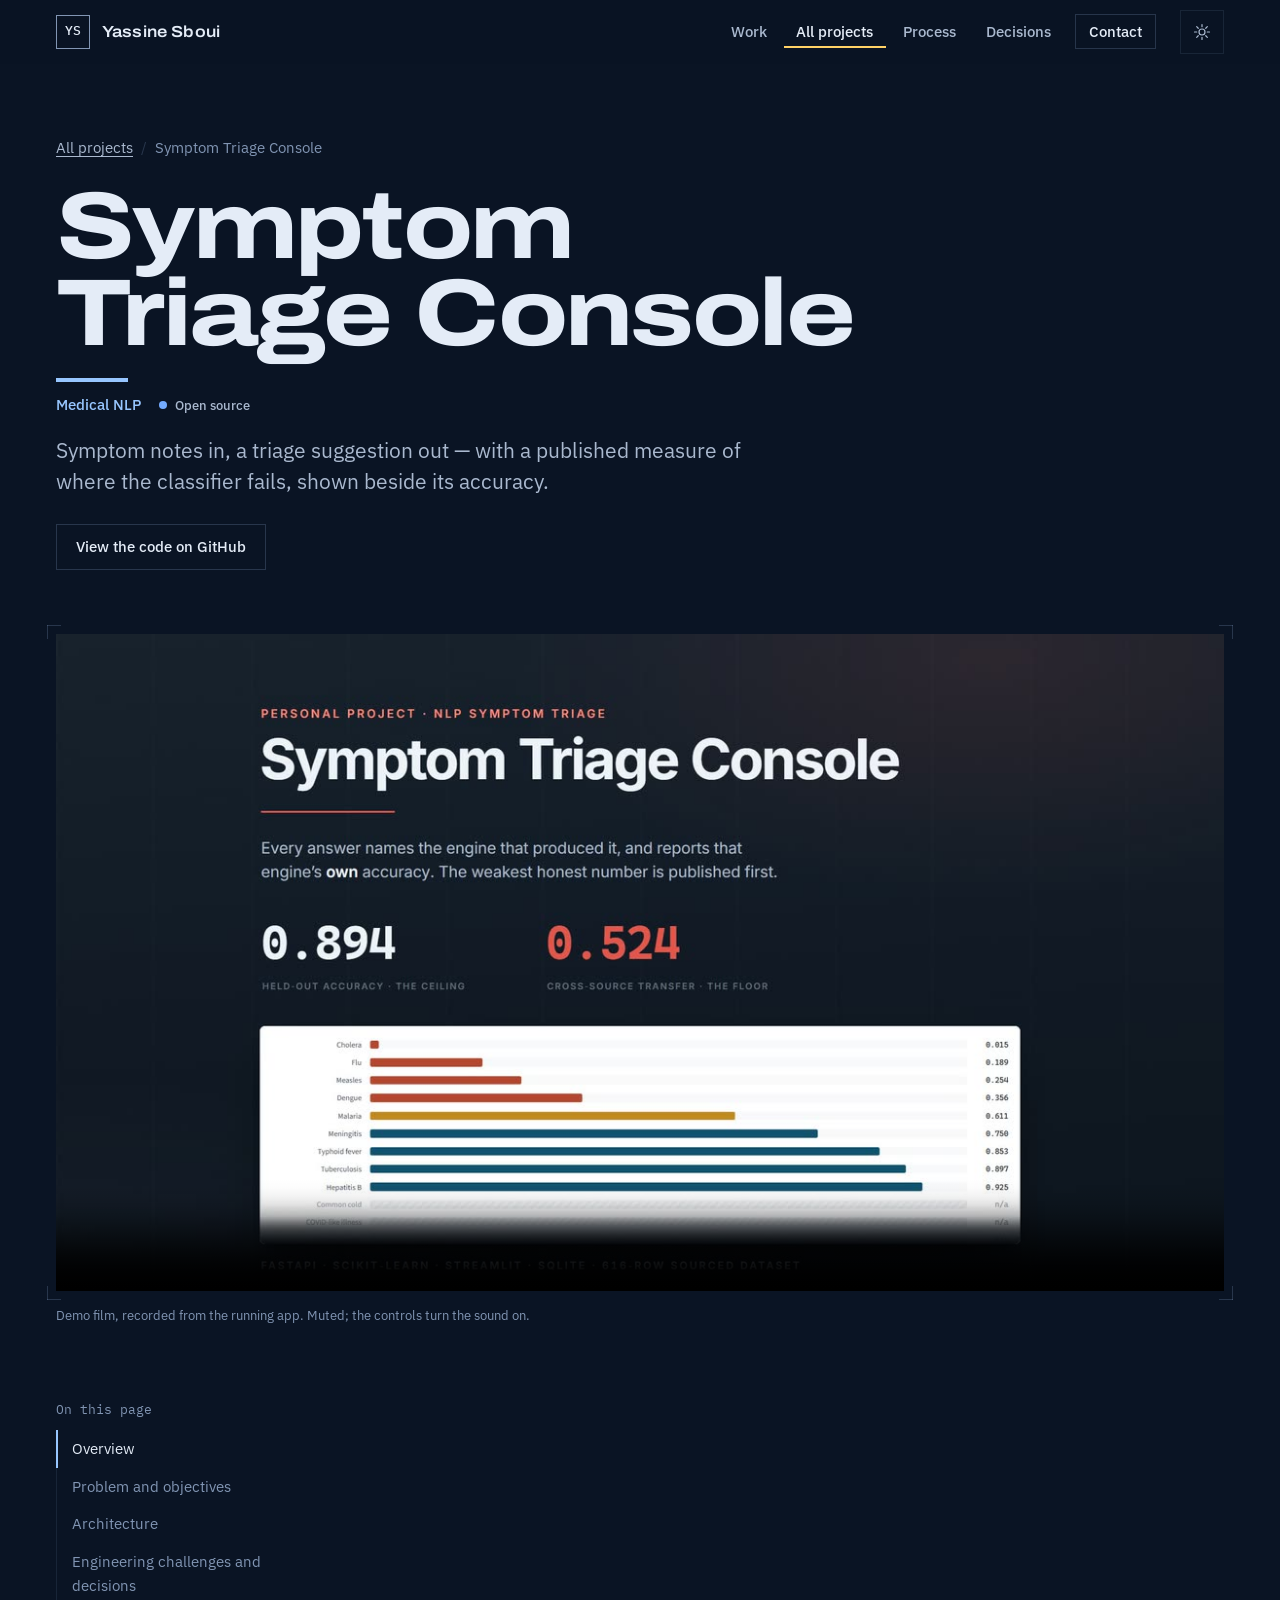
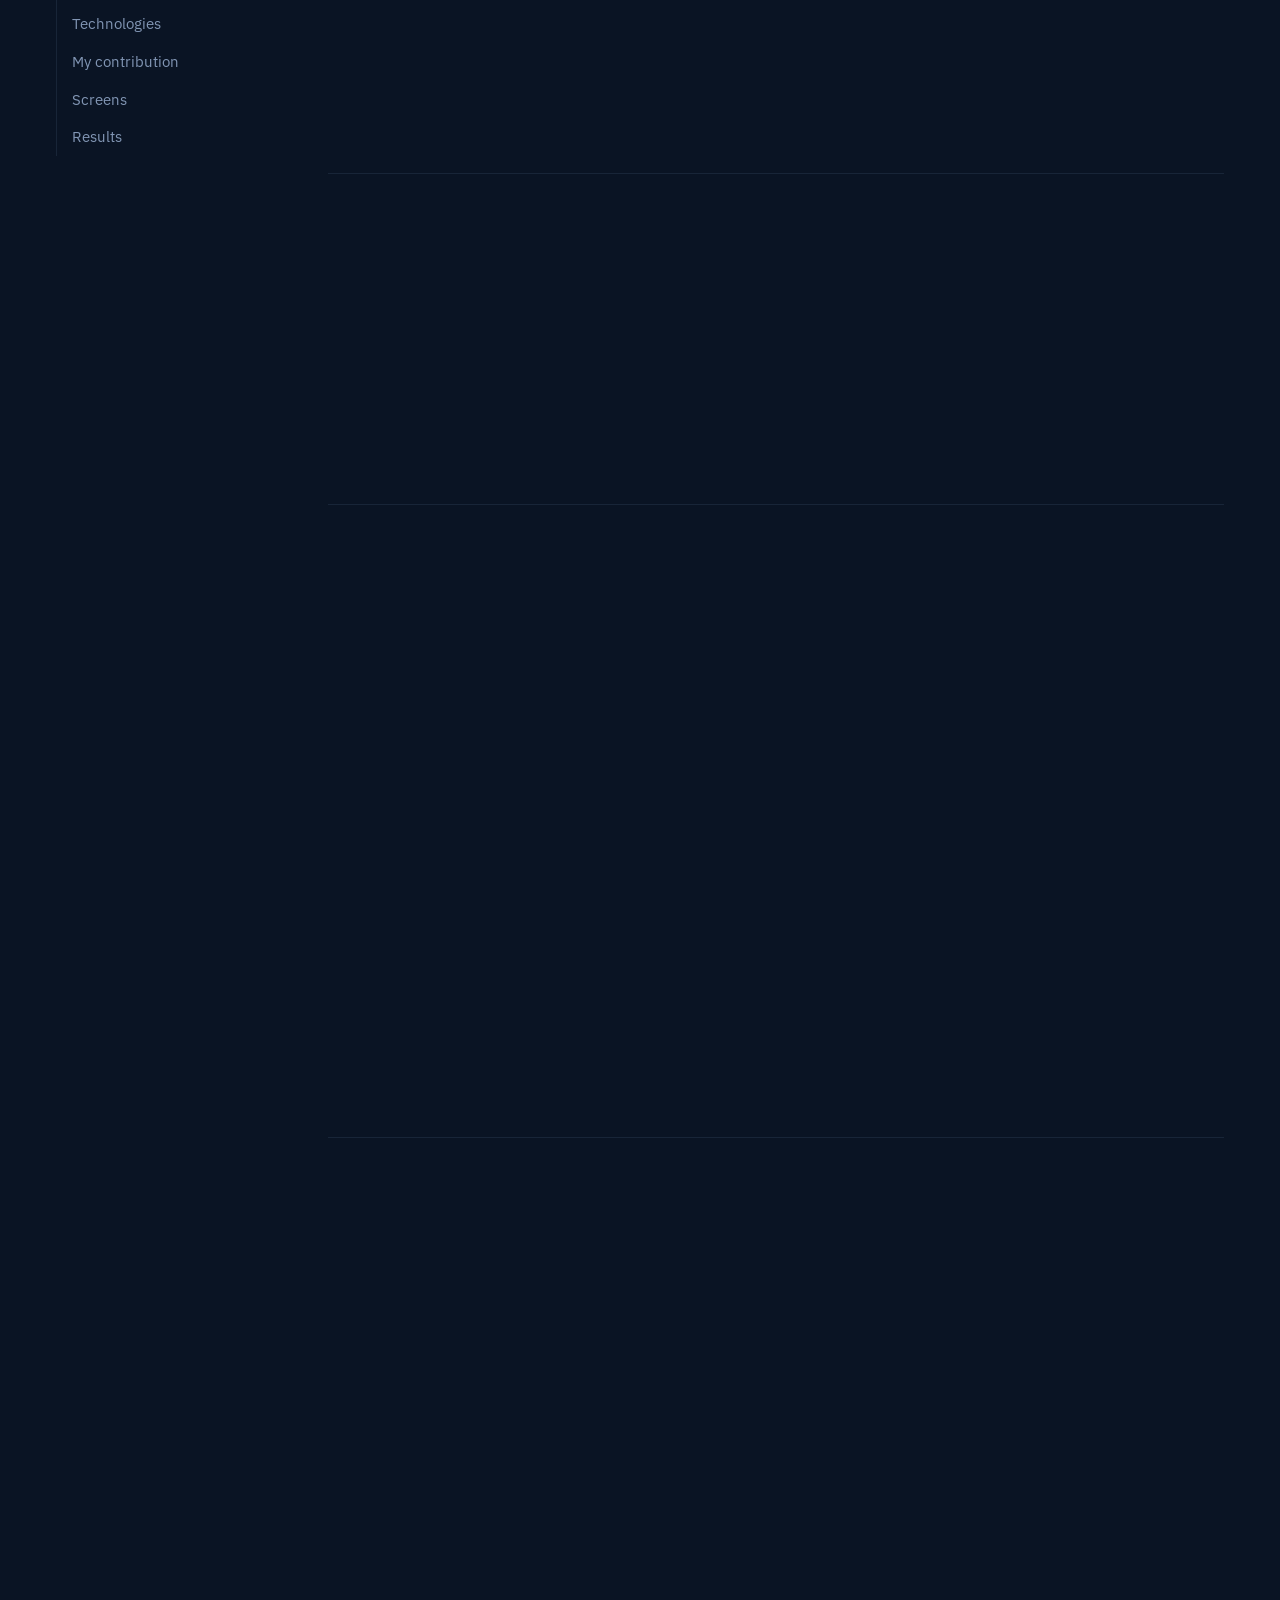
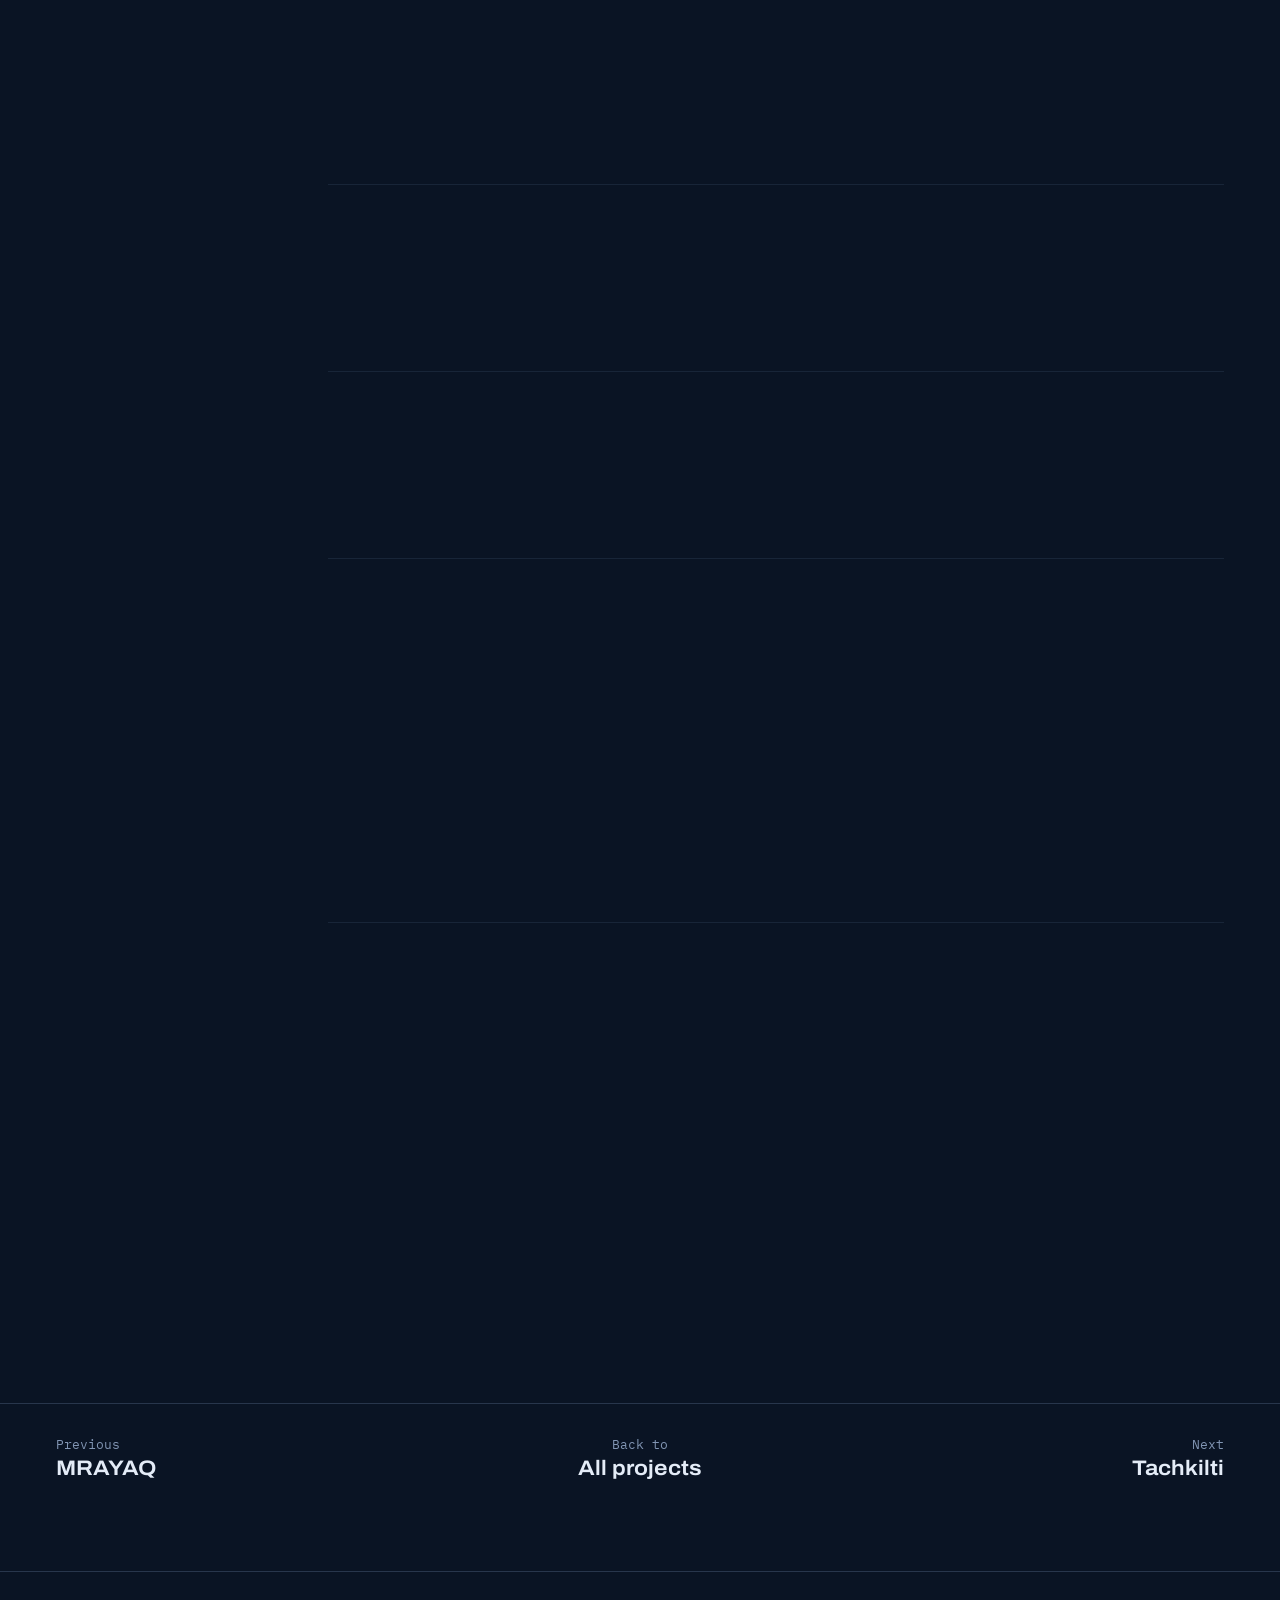
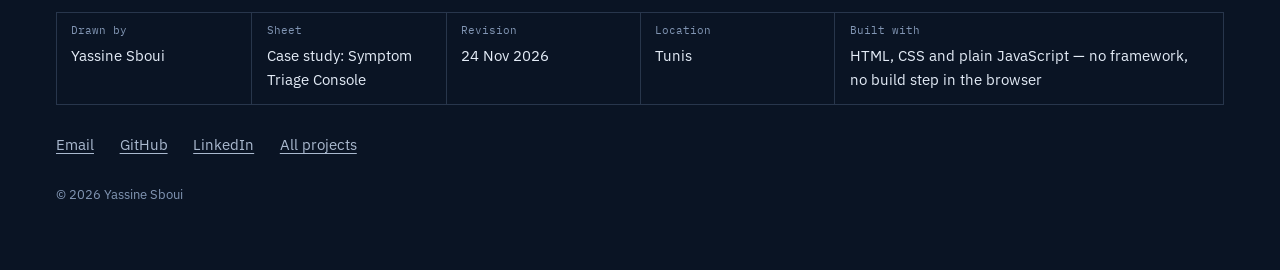
<file: work/medical-nlp.html>
<!DOCTYPE html>
<html lang="en" data-theme="dark">
  <head>
    <meta charset="utf-8" />
    <meta name="viewport" content="width=device-width, initial-scale=1" />
    <title>Symptom Triage Console — case study — Yassine Sboui</title>
    <meta name="description" content="Symptom notes in, a triage suggestion out — with a published measure of where the classifier fails, shown beside its accuracy." />
    <meta name="author" content="Yassine Sboui" />
    <meta name="theme-color" content="#0a1424" />
    <link rel="canonical" href="https://yassinesboui.vercel.app/work/medical-nlp" />
    <meta property="og:type" content="website" />
    <meta property="og:title" content="Symptom Triage Console — case study — Yassine Sboui" />
    <meta property="og:description" content="Symptom notes in, a triage suggestion out — with a published measure of where the classifier fails, shown beside its accuracy." />
    <meta property="og:url" content="https://yassinesboui.vercel.app/work/medical-nlp" />
    <meta property="og:image" content="https://yassinesboui.vercel.app/assets/img/og-card.jpg" />
    <meta property="og:image:width" content="1200" />
    <meta property="og:image:height" content="630" />
    <meta name="twitter:card" content="summary_large_image" />
    <meta name="twitter:image" content="https://yassinesboui.vercel.app/assets/img/og-card.jpg" />
    <link rel="icon" type="image/png" href="../assets/img/favicon-64.png" />
    <link rel="apple-touch-icon" href="../assets/img/apple-touch-icon.png" />
    <!-- Set the theme before first paint, so a visitor who chose the light plate never sees
         the dark one flash first. main.js owns the toggle; this only reads the stored choice. -->
    <script>try{var t=localStorage.getItem('ys-theme');if(t)document.documentElement.setAttribute('data-theme',t)}catch(_){}document.documentElement.classList.add('js')</script>
    <!-- Fonts are self-hosted (assets/fonts), so no third-party origin sits on the critical path. They
         are deliberately not preloaded: on a slow link a preload competes with the stylesheet the
         first paint needs (measured 24 Nov 2026 with render/preload-ab.js), and swapping in causes no
         layout shift. -->
    <link rel="stylesheet" href="../assets/css/styles.css" />
    <script src="../assets/js/main.js" defer></script>
    <script src="../assets/js/case.js" defer></script>
  </head>
  <body>
    <a class="skip-link" href="#main">Skip to content</a>
    <header class="nav" id="nav">
      <nav class="nav__inner wrap" aria-label="Primary">
        <a href="../" class="nav__brand" aria-label="Yassine Sboui, home">
          <span class="nav__mark" aria-hidden="true">YS</span>
          <span class="nav__name">Yassine Sboui</span>
        </a>
        <ul class="nav__menu" id="navMenu">
          <li><a href="../#work">Work</a></li>
          <li><a href="../projects" aria-current="page">All projects</a></li>
          <li><a href="../#pipeline">Process</a></li>
          <li><a href="../#decisions">Decisions</a></li>
          <li><a href="../#contact" class="nav__cta">Contact</a></li>
        </ul>
        <div class="nav__tools">
          <button id="themeToggle" class="icon-btn" type="button" aria-label="Switch to light theme">
            <svg class="icon-sun" viewBox="0 0 24 24" width="18" height="18" aria-hidden="true"><circle cx="12" cy="12" r="4" /><path d="M12 2v3M12 19v3M2 12h3M19 12h3M4.9 4.9l2.1 2.1M17 17l2.1 2.1M19.1 4.9 17 7M7 17l-2.1 2.1" /></svg>
            <svg class="icon-moon" viewBox="0 0 24 24" width="18" height="18" aria-hidden="true"><path d="M21 12.8A9 9 0 1 1 11.2 3a7 7 0 0 0 9.8 9.8Z" /></svg>
          </button>
          <button class="nav__toggle icon-btn" id="navToggle" type="button" aria-expanded="false" aria-controls="navMenu" aria-label="Open navigation">
            <span></span><span></span>
          </button>
        </div>
      </nav>
      <span class="nav__progress" id="navProgress" aria-hidden="true"></span>
    </header>

    <main id="main" class="case accent-medical-nlp">
      <header class="case__head wrap">
        <nav class="crumbs" aria-label="Breadcrumb"><ol><li><a href="../projects">All projects</a></li><li aria-current="page">Symptom Triage Console</li></ol></nav>
        <h1 class="case__title">Symptom Triage Console</h1>
        <div class="case__meta"><p class="case__kind">Medical NLP</p><p class="status status--open "><span class="status__dot" aria-hidden="true"></span>Open source</p></div>
        <p class="case__summary">Symptom notes in, a triage suggestion out — with a published measure of where the classifier fails, shown beside its accuracy.</p>
        <div class="case__links"><a class="btn" href="https://github.com/YassineSboui/Medical-Prescription-NLP-System" target="_blank" rel="noopener">View the code on GitHub</a></div>
      </header>
      <figure class="case__film wrap">
        <div class="project__media frame">
              <video controls muted loop playsinline preload="none" poster="../assets/video/medical-nlp-poster.jpg" width="1600" height="900">
                <source src="../assets/video/medical-nlp.mp4" type="video/mp4" />
                Your browser can't play this video. <a href="../assets/video/medical-nlp.mp4">Download the film</a>.
              </video>
            </div>
        <figcaption>Demo film, recorded from the running app. Muted; the controls turn the sound on.</figcaption>
      </figure>
      <div class="case__layout wrap">
        <nav class="case__toc" aria-label="On this page"><p>On this page</p><ol><li><a href="#overview">Overview</a></li><li><a href="#problem">Problem and objectives</a></li><li><a href="#architecture">Architecture</a></li><li><a href="#engineering">Engineering challenges and decisions</a></li><li><a href="#stack">Technologies</a></li><li><a href="#contribution">My contribution</a></li><li><a href="#screens">Screens</a></li><li><a href="#results">Results</a></li></ol></nav>
        <div class="case__content">
        <section class="case__sec" id="overview" aria-labelledby="overview-h">
          <h2 class="case__h" id="overview-h">Overview</h2>
          <p class="case__lede">Free-text symptom notes in; a triage suggestion for one of 14 conditions out, with medication reference and warnings. Held-out accuracy is 0.894 — and the interface publishes 0.524 cross-source transfer recall beside it, in four places, because holding out an entire CDC/WHO source passage shows the classifier is largely learning one page&#x27;s phrasing. Cholera drops to 0.015. Every answer also names the engine that decided and reports that engine&#x27;s own accuracy, not the best one&#x27;s. Building the measure that exposed all this was the hard part.</p>
        </section>
        <section class="case__sec" id="problem" aria-labelledby="problem-h">
          <h2 class="case__h" id="problem-h">Problem and objectives</h2>
          <p>A held-out accuracy of 0.894 looks finished. Holding out an entire CDC or WHO source passage showed the classifier was largely learning one page&#x27;s phrasing.</p><ul class="checklist"><li>Suggest one of 14 conditions from free text, with medication reference and warnings</li><li>Say which engine decided, and how accurate that engine is</li><li>Publish the measure that makes the numbers look worse</li></ul>
        </section>
        <section class="case__sec" id="architecture" aria-labelledby="architecture-h">
          <h2 class="case__h" id="architecture-h">Architecture</h2>
          <figure class="arch" data-arch data-reveal>
            <div class="arch__canvas frame">
              <svg viewBox="0 0 1116 364" class="arch__svg" aria-label="Architecture diagram of Symptom Triage Console" role="group">
                <defs><marker id="arrow-medical-nlp" viewBox="0 0 10 10" refX="9" refY="5" markerWidth="7" markerHeight="7" orient="auto-start-reverse"><path d="M0 0 10 5 0 10z" /></marker></defs>
                <g class="arch__edges" style="--marker:url(#arrow-medical-nlp)"><g class="arch__edge" data-from="ui" data-to="api"><path d="M208 182 H262 V182 H316" id="e-medical-nlp-0" /><text class="arch__elabel" x="262" y="174" text-anchor="middle">HTTP</text></g><g class="arch__edge" data-from="api" data-to="eng"><path d="M504 182 H558 V58 H612" id="e-medical-nlp-1" /></g><g class="arch__edge" data-from="eng" data-to="eval"><path d="M800 58 H854 V58 H908" id="e-medical-nlp-2" /><text class="arch__elabel" x="854" y="50" text-anchor="middle">measured</text></g><g class="arch__edge" data-from="api" data-to="db"><path d="M504 182 H558 V306 H612" id="e-medical-nlp-3" /></g><g class="arch__edge rev" data-from="data" data-to="eng"><path d="M800 58 H854 V306 H908" id="e-medical-nlp-4" /><text class="arch__elabel" x="860" y="186" text-anchor="start">trains</text></g></g>
                <g class="arch__node" data-node="ui" tabindex="0" role="button" aria-describedby="arch-medical-nlp-ui" style="--i:0" transform="translate(20 146)">
              <rect width="188" height="72" rx="2" />
              <text class="arch__name" x="14" y="29">Console</text>
              <text class="arch__tech" x="14" y="51">Streamlit</text>
            </g><g class="arch__node" data-node="api" tabindex="0" role="button" aria-describedby="arch-medical-nlp-api" style="--i:1" transform="translate(316 146)">
              <rect width="188" height="72" rx="2" />
              <text class="arch__name" x="14" y="29">API</text>
              <text class="arch__tech" x="14" y="51">FastAPI · 11 endpoints</text>
            </g><g class="arch__node" data-node="eng" tabindex="0" role="button" aria-describedby="arch-medical-nlp-eng" style="--i:2" transform="translate(612 22)">
              <rect width="188" height="72" rx="2" />
              <text class="arch__name" x="14" y="29">Engines</text>
              <text class="arch__tech" x="14" y="51">scikit-learn</text>
            </g><g class="arch__node" data-node="eval" tabindex="0" role="button" aria-describedby="arch-medical-nlp-eval" style="--i:3" transform="translate(908 22)">
              <rect width="188" height="72" rx="2" />
              <text class="arch__name" x="14" y="29">Evaluation</text>
              <text class="arch__tech" x="14" y="51">held-out and cross-sour…</text>
            </g><g class="arch__node" data-node="db" tabindex="0" role="button" aria-describedby="arch-medical-nlp-db" style="--i:4" transform="translate(612 270)">
              <rect width="188" height="72" rx="2" />
              <text class="arch__name" x="14" y="29">SQLite</text>
              <text class="arch__tech" x="14" y="51">SQLAlchemy</text>
            </g><g class="arch__node" data-node="data" tabindex="0" role="button" aria-describedby="arch-medical-nlp-data" style="--i:5" transform="translate(908 270)">
              <rect width="188" height="72" rx="2" />
              <text class="arch__name" x="14" y="29">Dataset</text>
              <text class="arch__tech" x="14" y="51">616 sourced rows</text>
            </g>
              </svg>
            </div>
            <div class="arch__detail" aria-live="polite">
              <p class="arch__detail-name">Console</p>
              <p class="arch__detail-tech">Streamlit</p>
              <p class="arch__detail-desc">Notes in; suggestion, engine and its accuracy out.</p>
            </div>
            <figcaption>Select a component to see what it does and what it connects to.<span class="arch__swipe"> On a narrow screen, swipe the drawing sideways to see all of it.</span></figcaption>
            <ul class="arch__list"><li id="arch-medical-nlp-ui" data-node="ui"><strong>Console</strong> <span class="arch__tech-full">Streamlit</span> — Notes in; suggestion, engine and its accuracy out.</li><li id="arch-medical-nlp-api" data-node="api"><strong>API</strong> <span class="arch__tech-full">FastAPI · 11 endpoints</span> — Batch mode, CSV export, Markdown reports.</li><li id="arch-medical-nlp-eng" data-node="eng"><strong>Engines</strong> <span class="arch__tech-full">scikit-learn</span> — Every answer names the engine that decided.</li><li id="arch-medical-nlp-eval" data-node="eval"><strong>Evaluation</strong> <span class="arch__tech-full">held-out and cross-source</span> — 0.894 held-out, 0.524 transfer recall, per label down to 0.015.</li><li id="arch-medical-nlp-db" data-node="db"><strong>SQLite</strong> <span class="arch__tech-full">SQLAlchemy</span> — Consultations with an audit trail and filterable history.</li><li id="arch-medical-nlp-data" data-node="data"><strong>Dataset</strong> <span class="arch__tech-full">616 sourced rows</span> — Each quotes a CDC or WHO passage, verified verbatim.</li></ul>
          </figure>
        </section>
        <section class="case__sec" id="engineering" aria-labelledby="engineering-h">
          <h2 class="case__h" id="engineering-h">Engineering challenges and decisions</h2>
          <ul class="notes"><li>Cross-source transfer recall 0.524 shown in four UI places, per-label down to 0.015</li><li>Every response names the deciding engine and carries that engine&#x27;s own measured accuracy</li><li>616 rows, each traced to a quoted CDC/WHO passage verified verbatim by the builder</li><li>SQLite consultations with audit trail, filterable history, CSV export, Markdown reports, batch mode</li></ul><div class="case-decision"><h3>Publishing 0.524</h3><dl>
              <div><dt>The constraint</dt><dd>The triage classifier&#x27;s held-out accuracy is 0.894.</dd></div>
              <div><dt>What I rejected</dt><dd>Shipping 0.894 alone.</dd></div>
              <div><dt>What I did</dt><dd>Published 0.524 cross-source transfer recall beside it, in four places, because holding out an entire CDC/WHO source passage shows the classifier is largely learning one page&#x27;s phrasing.</dd></div>
              <div><dt>What it cost</dt><dd>Cholera reads 0.015, in public.</dd></div></dl></div>
        </section>
        <section class="case__sec" id="stack" aria-labelledby="stack-h">
          <h2 class="case__h" id="stack-h">Technologies</h2>
          <ul class="tags"><li>Python</li><li>FastAPI</li><li>scikit-learn</li><li>Streamlit</li><li>SQLAlchemy</li><li>SQLite</li><li>Pydantic</li><li>pytest</li></ul>
        </section>
        <section class="case__sec" id="contribution" aria-labelledby="contribution-h">
          <h2 class="case__h" id="contribution-h">My contribution</h2>
          <p>Solo developer — dataset, evaluation, FastAPI backend, Streamlit console, test suite.</p>
        </section>
        <section class="case__sec" id="screens" aria-labelledby="screens-h">
          <h2 class="case__h" id="screens-h">Screens</h2>
          <p class="case__small">Stills from the demo film.</p><ul class="shots"><li class="shot shot--still frame"><img src="../assets/img/work/medical-nlp-still-1.jpg" alt="Still from the Symptom Triage Console demo film" width="960" height="540" loading="lazy" decoding="async" /></li><li class="shot shot--still frame"><img src="../assets/img/work/medical-nlp-still-2.jpg" alt="Still from the Symptom Triage Console demo film" width="960" height="540" loading="lazy" decoding="async" /></li><li class="shot shot--still frame"><img src="../assets/img/work/medical-nlp-still-3.jpg" alt="Still from the Symptom Triage Console demo film" width="960" height="540" loading="lazy" decoding="async" /></li></ul>
        </section>
        <section class="case__sec" id="results" aria-labelledby="results-h">
          <h2 class="case__h" id="results-h">Results</h2>
          <dl class="schedule"><div><dt>0.894</dt><dd>held-out accuracy</dd></div><div><dt>0.524</dt><dd>cross-source transfer recall, shown in four places</dd></div><div><dt>616</dt><dd>rows, each traced to a quoted CDC or WHO passage</dd></div><div><dt>117</dt><dd>tests across 11 documented endpoints</dd></div></dl>
        </section>
        </div>
      </div>
      <nav class="case__pager wrap" aria-label="More projects">
        <a href="mrayaq" class="pager pager--prev"><span>Previous</span><strong>MRAYAQ</strong></a>
        <a href="../projects" class="pager pager--all"><span>Back to</span><strong>All projects</strong></a>
        <a href="tachkilti" class="pager pager--next"><span>Next</span><strong>Tachkilti</strong></a>
      </nav>
    </main>
    <footer class="footer">
      <div class="wrap footer__inner">
        <dl class="titleblock" aria-label="About this site">
          <div><dt>Drawn by</dt><dd>Yassine Sboui</dd></div>
          <div><dt>Sheet</dt><dd>Case study: Symptom Triage Console</dd></div>
          <div><dt>Revision</dt><dd>24 Nov 2026</dd></div>
          <div><dt>Location</dt><dd>Tunis</dd></div>
          <div><dt>Built with</dt><dd>HTML, CSS and plain JavaScript — no framework, no build step in the browser</dd></div>
        </dl>
        <ul class="footer__links">
          <li><a href="mailto:sboui.work@gmail.com">Email</a></li>
          <li><a href="https://github.com/YassineSboui" target="_blank" rel="noopener">GitHub</a></li>
          <li><a href="https://www.linkedin.com/in/yassine7sboui/" target="_blank" rel="noopener">LinkedIn</a></li>
          <li><a href="../projects">All projects</a></li>
        </ul>
        <p class="footer__copy">© <span id="year">2026</span> Yassine Sboui</p>
      </div>
    </footer>
  </body>
</html>
</file>
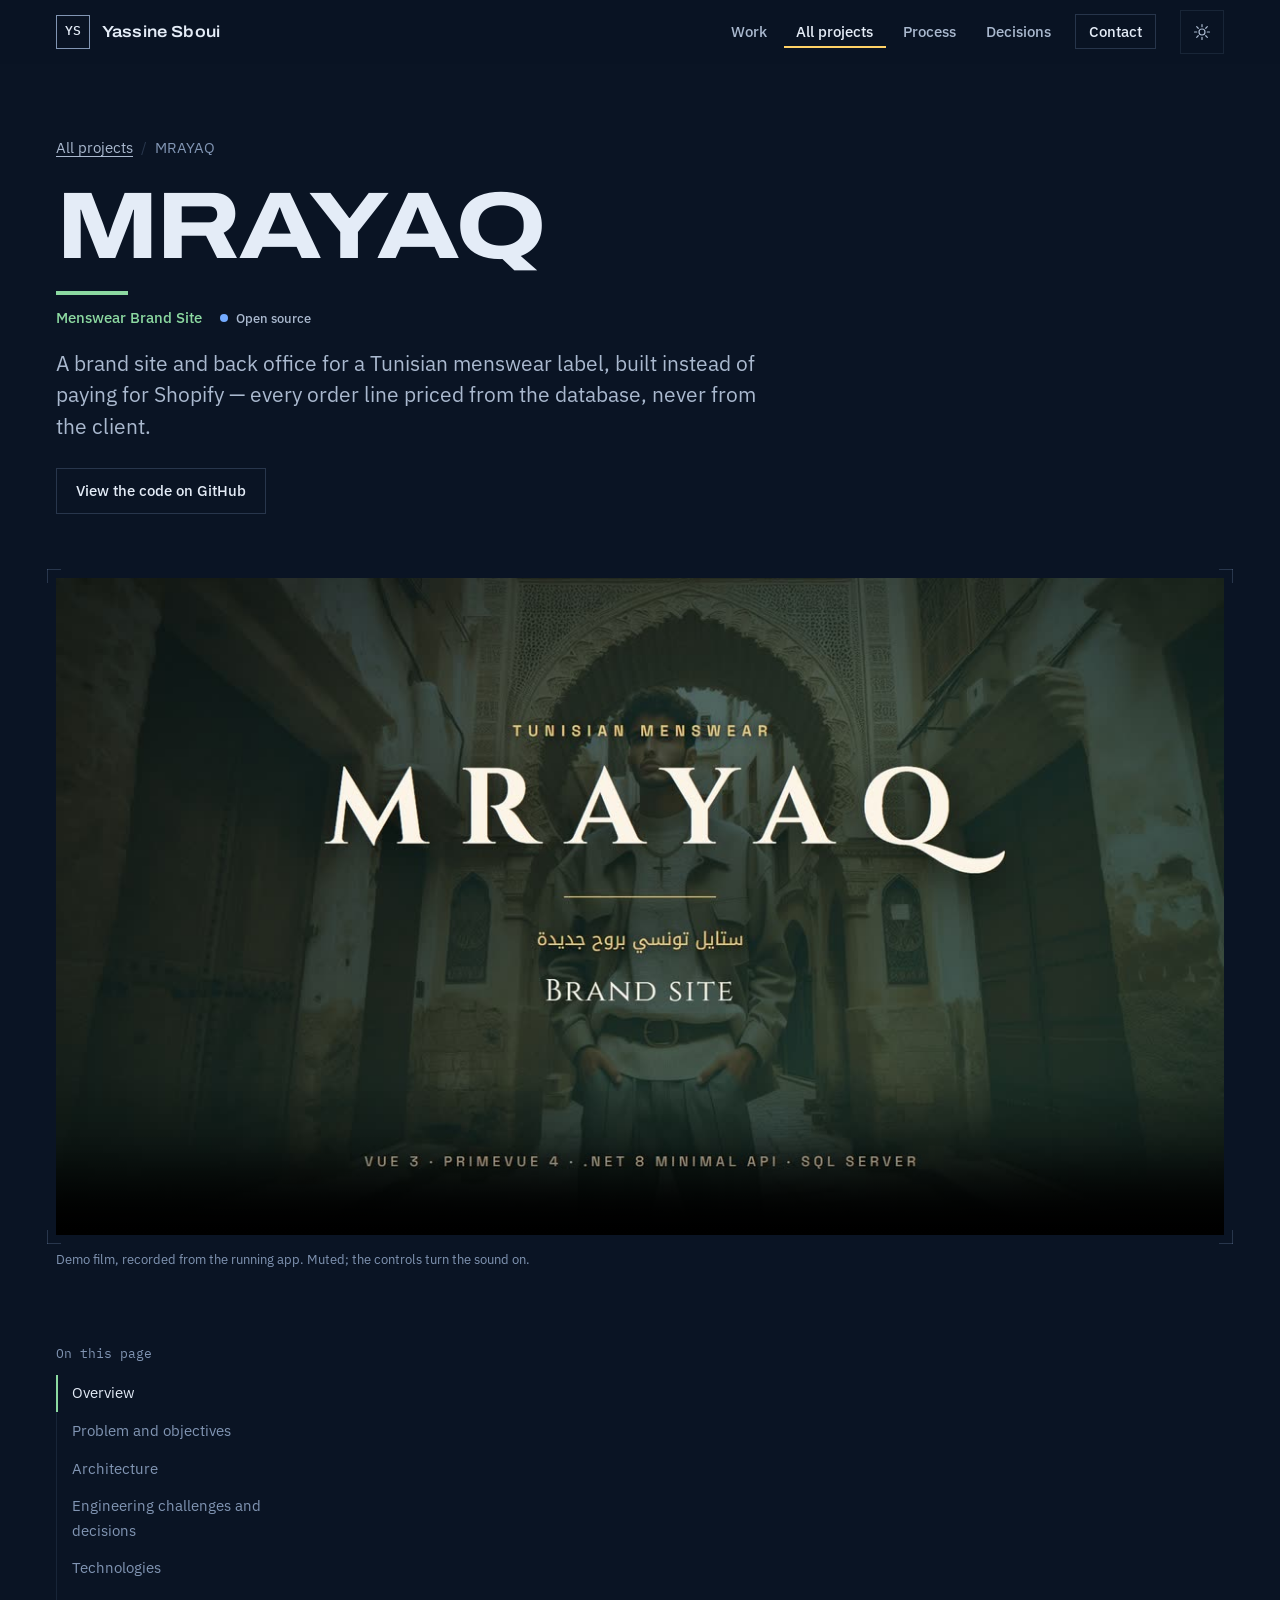
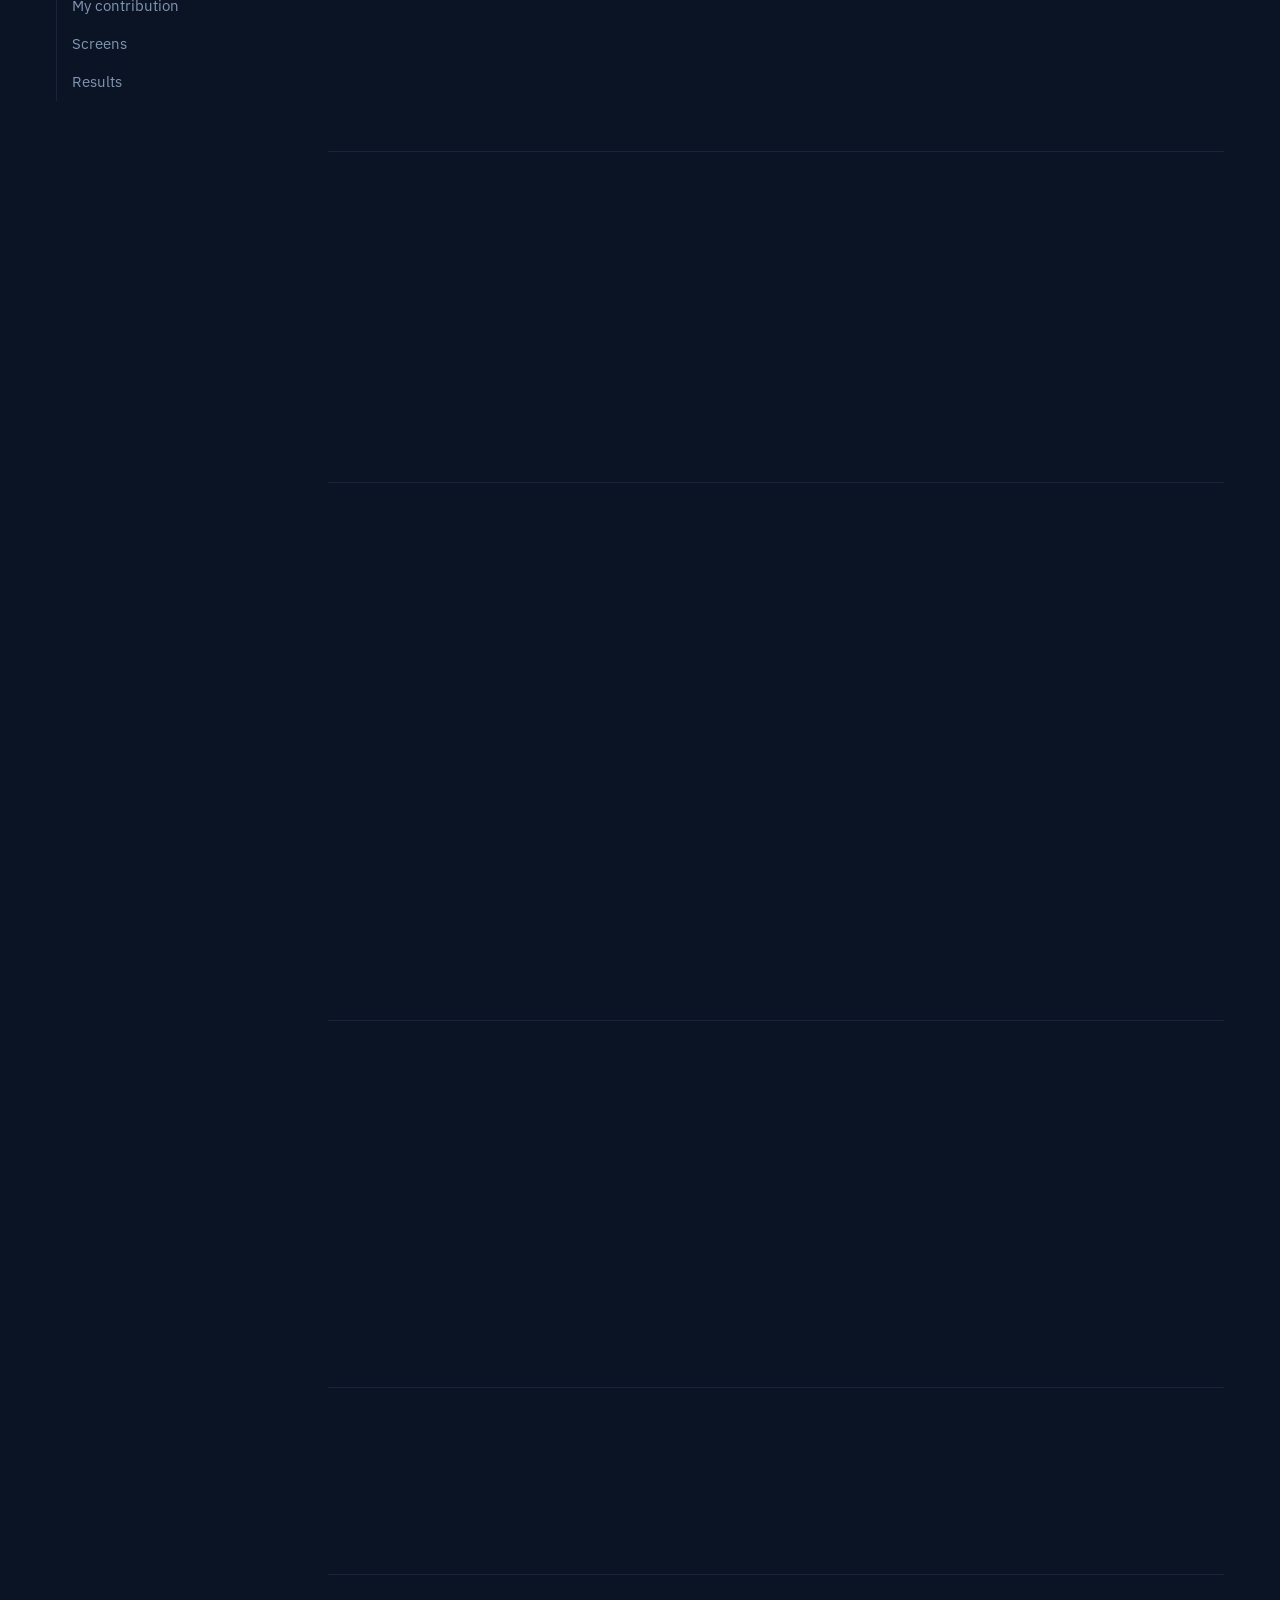
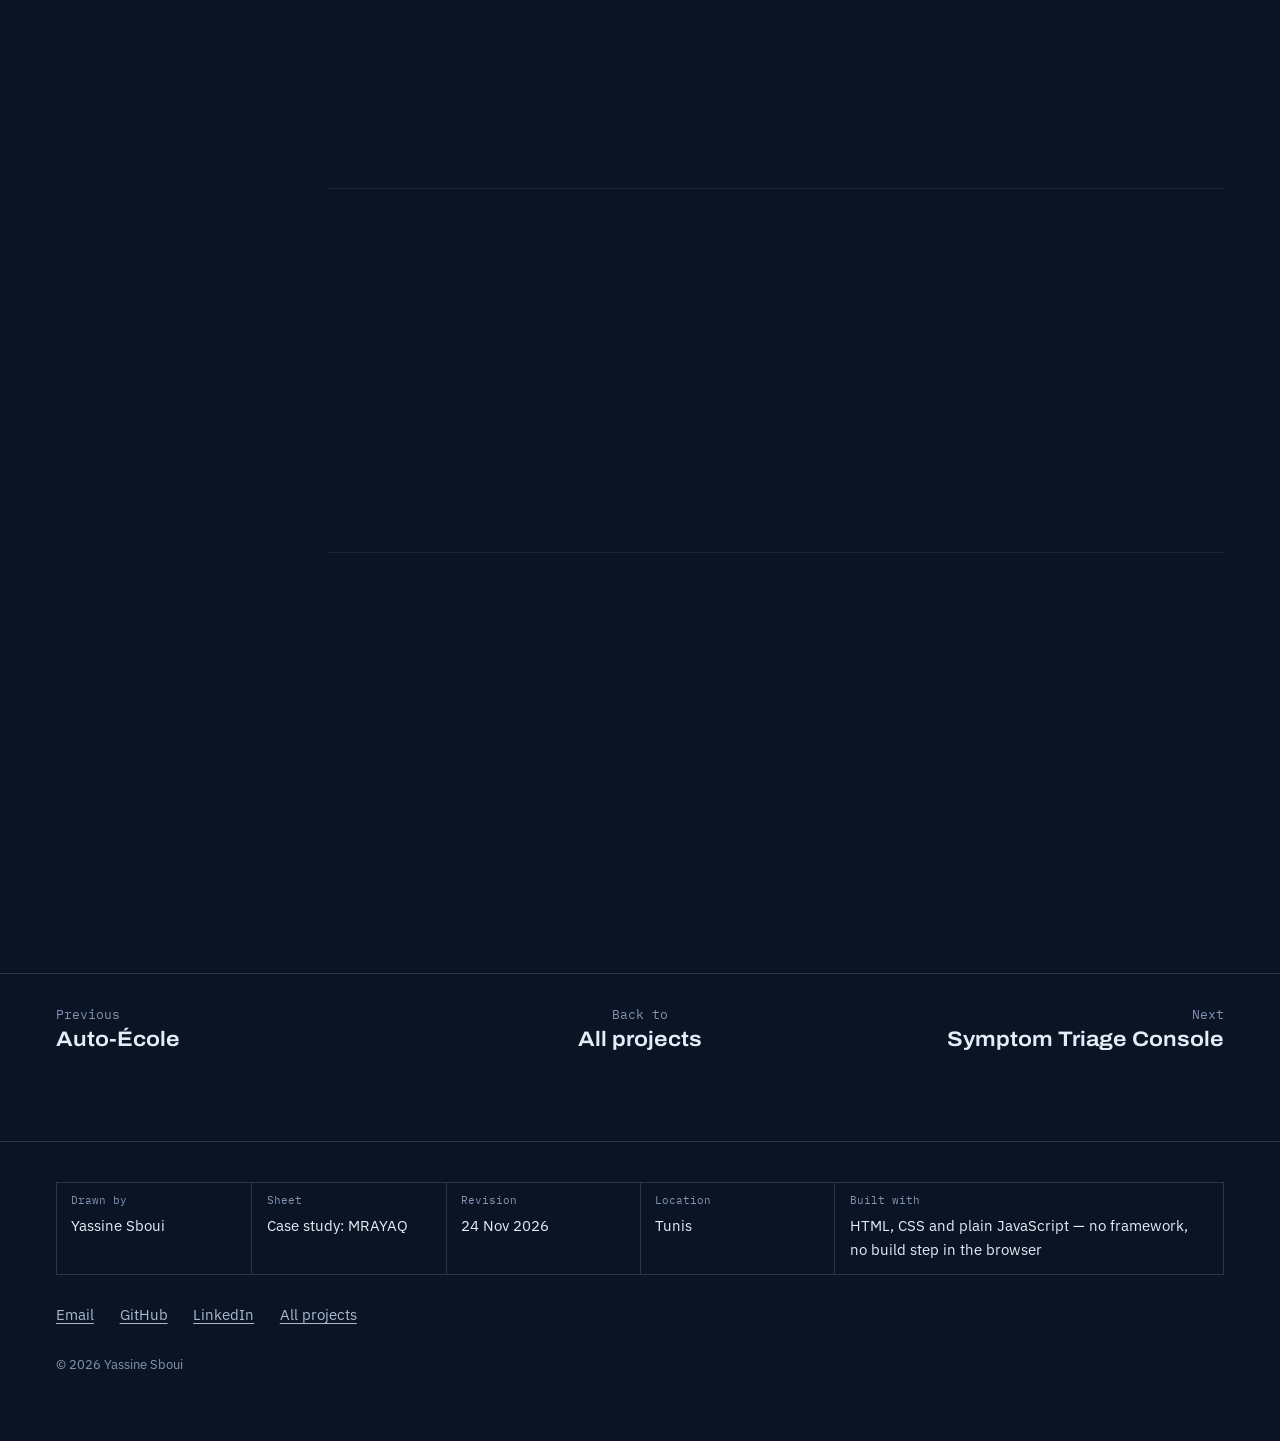
<file: work/mrayaq.html>
<!DOCTYPE html>
<html lang="en" data-theme="dark">
  <head>
    <meta charset="utf-8" />
    <meta name="viewport" content="width=device-width, initial-scale=1" />
    <title>MRAYAQ — case study — Yassine Sboui</title>
    <meta name="description" content="A brand site and back office for a Tunisian menswear label, built instead of paying for Shopify — every order line priced from the database, never from the client." />
    <meta name="author" content="Yassine Sboui" />
    <meta name="theme-color" content="#0a1424" />
    <link rel="canonical" href="https://yassinesboui.vercel.app/work/mrayaq" />
    <meta property="og:type" content="website" />
    <meta property="og:title" content="MRAYAQ — case study — Yassine Sboui" />
    <meta property="og:description" content="A brand site and back office for a Tunisian menswear label, built instead of paying for Shopify — every order line priced from the database, never from the client." />
    <meta property="og:url" content="https://yassinesboui.vercel.app/work/mrayaq" />
    <meta property="og:image" content="https://yassinesboui.vercel.app/assets/img/og-card.jpg" />
    <meta property="og:image:width" content="1200" />
    <meta property="og:image:height" content="630" />
    <meta name="twitter:card" content="summary_large_image" />
    <meta name="twitter:image" content="https://yassinesboui.vercel.app/assets/img/og-card.jpg" />
    <link rel="icon" type="image/png" href="../assets/img/favicon-64.png" />
    <link rel="apple-touch-icon" href="../assets/img/apple-touch-icon.png" />
    <!-- Set the theme before first paint, so a visitor who chose the light plate never sees
         the dark one flash first. main.js owns the toggle; this only reads the stored choice. -->
    <script>try{var t=localStorage.getItem('ys-theme');if(t)document.documentElement.setAttribute('data-theme',t)}catch(_){}document.documentElement.classList.add('js')</script>
    <!-- Fonts are self-hosted (assets/fonts), so no third-party origin sits on the critical path. They
         are deliberately not preloaded: on a slow link a preload competes with the stylesheet the
         first paint needs (measured 24 Nov 2026 with render/preload-ab.js), and swapping in causes no
         layout shift. -->
    <link rel="stylesheet" href="../assets/css/styles.css" />
    <script src="../assets/js/main.js" defer></script>
    <script src="../assets/js/case.js" defer></script>
  </head>
  <body>
    <a class="skip-link" href="#main">Skip to content</a>
    <header class="nav" id="nav">
      <nav class="nav__inner wrap" aria-label="Primary">
        <a href="../" class="nav__brand" aria-label="Yassine Sboui, home">
          <span class="nav__mark" aria-hidden="true">YS</span>
          <span class="nav__name">Yassine Sboui</span>
        </a>
        <ul class="nav__menu" id="navMenu">
          <li><a href="../#work">Work</a></li>
          <li><a href="../projects" aria-current="page">All projects</a></li>
          <li><a href="../#pipeline">Process</a></li>
          <li><a href="../#decisions">Decisions</a></li>
          <li><a href="../#contact" class="nav__cta">Contact</a></li>
        </ul>
        <div class="nav__tools">
          <button id="themeToggle" class="icon-btn" type="button" aria-label="Switch to light theme">
            <svg class="icon-sun" viewBox="0 0 24 24" width="18" height="18" aria-hidden="true"><circle cx="12" cy="12" r="4" /><path d="M12 2v3M12 19v3M2 12h3M19 12h3M4.9 4.9l2.1 2.1M17 17l2.1 2.1M19.1 4.9 17 7M7 17l-2.1 2.1" /></svg>
            <svg class="icon-moon" viewBox="0 0 24 24" width="18" height="18" aria-hidden="true"><path d="M21 12.8A9 9 0 1 1 11.2 3a7 7 0 0 0 9.8 9.8Z" /></svg>
          </button>
          <button class="nav__toggle icon-btn" id="navToggle" type="button" aria-expanded="false" aria-controls="navMenu" aria-label="Open navigation">
            <span></span><span></span>
          </button>
        </div>
      </nav>
      <span class="nav__progress" id="navProgress" aria-hidden="true"></span>
    </header>

    <main id="main" class="case accent-mrayaq">
      <header class="case__head wrap">
        <nav class="crumbs" aria-label="Breadcrumb"><ol><li><a href="../projects">All projects</a></li><li aria-current="page">MRAYAQ</li></ol></nav>
        <h1 class="case__title">MRAYAQ</h1>
        <div class="case__meta"><p class="case__kind">Menswear Brand Site</p><p class="status status--open "><span class="status__dot" aria-hidden="true"></span>Open source</p></div>
        <p class="case__summary">A brand site and back office for a Tunisian menswear label, built instead of paying for Shopify — every order line priced from the database, never from the client.</p>
        <div class="case__links"><a class="btn" href="https://github.com/YassineSboui/Mrayaq-Commerce-Platform" target="_blank" rel="noopener">View the code on GitHub</a></div>
      </header>
      <figure class="case__film wrap">
        <div class="project__media frame">
              <video controls muted loop playsinline preload="none" poster="../assets/video/mrayaq-poster.jpg" width="1600" height="900">
                <source src="../assets/video/mrayaq.mp4" type="video/mp4" />
                Your browser can't play this video. <a href="../assets/video/mrayaq.mp4">Download the film</a>.
              </video>
            </div>
        <figcaption>Demo film, recorded from the running app. Muted; the controls turn the sound on.</figcaption>
      </figure>
      <div class="case__layout wrap">
        <nav class="case__toc" aria-label="On this page"><p>On this page</p><ol><li><a href="#overview">Overview</a></li><li><a href="#problem">Problem and objectives</a></li><li><a href="#architecture">Architecture</a></li><li><a href="#engineering">Engineering challenges and decisions</a></li><li><a href="#stack">Technologies</a></li><li><a href="#contribution">My contribution</a></li><li><a href="#screens">Screens</a></li><li><a href="#results">Results</a></li></ol></nav>
        <div class="case__content">
        <section class="case__sec" id="overview" aria-labelledby="overview-h">
          <h2 class="case__h" id="overview-h">Overview</h2>
          <p class="case__lede">A brand site and back office for a Tunisian menswear label, built instead of paying for Shopify. Vue 3.5 front end, .NET 8 minimal API over SQL Server: 16 endpoints, 9 behind JWT admin auth, layered into Domain/Application/Infrastructure folders so no endpoint lambda touches the DbContext. Order creation accepts only product IDs and quantities, pricing every line from the database. The identity is the harder half — PrimeVue&#x27;s Aura preset re-skinned by hand into emerald and gold, over French copy hardcoded in the components, with English labels and two lines of Tunisian derja set in Arabic.</p>
        </section>
        <section class="case__sec" id="problem" aria-labelledby="problem-h">
          <h2 class="case__h" id="problem-h">Problem and objectives</h2>
          <p>A small label needed a storefront and a back office without a monthly platform fee — and without trusting prices sent by the browser.</p><ul class="checklist"><li>A brand site in the label&#x27;s own voice: French, English and two lines of derja</li><li>A back office behind admin sign-in</li><li>Orders priced on the server, from the database</li></ul>
        </section>
        <section class="case__sec" id="architecture" aria-labelledby="architecture-h">
          <h2 class="case__h" id="architecture-h">Architecture</h2>
          <figure class="arch" data-arch data-reveal>
            <div class="arch__canvas frame">
              <svg viewBox="0 0 1116 240" class="arch__svg" aria-label="Architecture diagram of MRAYAQ" role="group">
                <defs><marker id="arrow-mrayaq" viewBox="0 0 10 10" refX="9" refY="5" markerWidth="7" markerHeight="7" orient="auto-start-reverse"><path d="M0 0 10 5 0 10z" /></marker></defs>
                <g class="arch__edges" style="--marker:url(#arrow-mrayaq)"><g class="arch__edge" data-from="site" data-to="api"><path d="M208 182 H262 V182 H316" id="e-mrayaq-0" /><text class="arch__elabel" x="262" y="174" text-anchor="middle">JWT</text></g><g class="arch__edge" data-from="api" data-to="app"><path d="M504 182 H558 V182 H612" id="e-mrayaq-1" /></g><g class="arch__edge" data-from="app" data-to="db"><path d="M800 182 H854 V182 H908" id="e-mrayaq-2" /><text class="arch__elabel" x="854" y="174" text-anchor="middle">EF Core</text></g></g>
                <g class="arch__node" data-node="site" tabindex="0" role="button" aria-describedby="arch-mrayaq-site" style="--i:0" transform="translate(20 146)">
              <rect width="188" height="72" rx="2" />
              <text class="arch__name" x="14" y="29">Site and back office</text>
              <text class="arch__tech" x="14" y="51">Vue 3.5 · PrimeVue Aura</text>
            </g><g class="arch__node" data-node="api" tabindex="0" role="button" aria-describedby="arch-mrayaq-api" style="--i:1" transform="translate(316 146)">
              <rect width="188" height="72" rx="2" />
              <text class="arch__name" x="14" y="29">Minimal API</text>
              <text class="arch__tech" x="14" y="51">.NET 8 · 16 endpoints</text>
            </g><g class="arch__node" data-node="app" tabindex="0" role="button" aria-describedby="arch-mrayaq-app" style="--i:2" transform="translate(612 146)">
              <rect width="188" height="72" rx="2" />
              <text class="arch__name" x="14" y="29">Application layer</text>
              <text class="arch__tech" x="14" y="51">Domain / Application / …</text>
            </g><g class="arch__node" data-node="db" tabindex="0" role="button" aria-describedby="arch-mrayaq-db" style="--i:3" transform="translate(908 146)">
              <rect width="188" height="72" rx="2" />
              <text class="arch__name" x="14" y="29">SQL Server</text>
              <text class="arch__tech" x="14" y="51">EF Core</text>
            </g>
              </svg>
            </div>
            <div class="arch__detail" aria-live="polite">
              <p class="arch__detail-name">Site and back office</p>
              <p class="arch__detail-tech">Vue 3.5 · PrimeVue Aura</p>
              <p class="arch__detail-desc">Re-skinned by hand into emerald and gold.</p>
            </div>
            <figcaption>Select a component to see what it does and what it connects to.<span class="arch__swipe"> On a narrow screen, swipe the drawing sideways to see all of it.</span></figcaption>
            <ul class="arch__list"><li id="arch-mrayaq-site" data-node="site"><strong>Site and back office</strong> <span class="arch__tech-full">Vue 3.5 · PrimeVue Aura</span> — Re-skinned by hand into emerald and gold.</li><li id="arch-mrayaq-api" data-node="api"><strong>Minimal API</strong> <span class="arch__tech-full">.NET 8 · 16 endpoints</span> — Nine of them behind JWT admin auth.</li><li id="arch-mrayaq-app" data-node="app"><strong>Application layer</strong> <span class="arch__tech-full">Domain / Application / Infrastructure</span> — No endpoint lambda touches the DbContext.</li><li id="arch-mrayaq-db" data-node="db"><strong>SQL Server</strong> <span class="arch__tech-full">EF Core</span> — Prices live here; an order request carries only IDs and quantities.</li></ul>
          </figure>
        </section>
        <section class="case__sec" id="engineering" aria-labelledby="engineering-h">
          <h2 class="case__h" id="engineering-h">Engineering challenges and decisions</h2>
          <ul class="notes"><li>Order request carries no price field; unit price snapshotted from the DB</li><li>Search, category and min/max price filters composed into one EF Core query</li><li>PBKDF2-HMACSHA256, 100,000 iterations, 16-byte per-user salt; JWT clock skew cut to 1 minute</li><li>Aura re-skinned by hand — 8 --p-* token overrides, the rest bespoke; Cinzel and Noto Kufi Arabic</li></ul>
        </section>
        <section class="case__sec" id="stack" aria-labelledby="stack-h">
          <h2 class="case__h" id="stack-h">Technologies</h2>
          <ul class="tags"><li>Vue 3</li><li>TypeScript</li><li>.NET 8</li><li>Minimal API</li><li>EF Core</li><li>SQL Server</li><li>PrimeVue</li><li>JWT</li></ul>
        </section>
        <section class="case__sec" id="contribution" aria-labelledby="contribution-h">
          <h2 class="case__h" id="contribution-h">My contribution</h2>
          <p>Personal project, solo build — Vue 3 and TypeScript front end, .NET 8 minimal API, EF Core over SQL Server.</p>
        </section>
        <section class="case__sec" id="screens" aria-labelledby="screens-h">
          <h2 class="case__h" id="screens-h">Screens</h2>
          <p class="case__small">Stills from the demo film.</p><ul class="shots"><li class="shot shot--still frame"><img src="../assets/img/work/mrayaq-still-1.jpg" alt="Still from the MRAYAQ demo film" width="960" height="540" loading="lazy" decoding="async" /></li><li class="shot shot--still frame"><img src="../assets/img/work/mrayaq-still-2.jpg" alt="Still from the MRAYAQ demo film" width="960" height="540" loading="lazy" decoding="async" /></li><li class="shot shot--still frame"><img src="../assets/img/work/mrayaq-still-3.jpg" alt="Still from the MRAYAQ demo film" width="960" height="540" loading="lazy" decoding="async" /></li></ul>
        </section>
        <section class="case__sec" id="results" aria-labelledby="results-h">
          <h2 class="case__h" id="results-h">Results</h2>
          <dl class="schedule"><div><dt>16</dt><dd>endpoints, 9 behind JWT admin auth</dd></div><div><dt>100,000</dt><dd>PBKDF2-HMACSHA256 iterations, 16-byte per-user salt</dd></div><div><dt>1</dt><dd>EF Core query composing search, category and price range</dd></div></dl>
        </section>
        </div>
      </div>
      <nav class="case__pager wrap" aria-label="More projects">
        <a href="auto-ecole" class="pager pager--prev"><span>Previous</span><strong>Auto-École</strong></a>
        <a href="../projects" class="pager pager--all"><span>Back to</span><strong>All projects</strong></a>
        <a href="medical-nlp" class="pager pager--next"><span>Next</span><strong>Symptom Triage Console</strong></a>
      </nav>
    </main>
    <footer class="footer">
      <div class="wrap footer__inner">
        <dl class="titleblock" aria-label="About this site">
          <div><dt>Drawn by</dt><dd>Yassine Sboui</dd></div>
          <div><dt>Sheet</dt><dd>Case study: MRAYAQ</dd></div>
          <div><dt>Revision</dt><dd>24 Nov 2026</dd></div>
          <div><dt>Location</dt><dd>Tunis</dd></div>
          <div><dt>Built with</dt><dd>HTML, CSS and plain JavaScript — no framework, no build step in the browser</dd></div>
        </dl>
        <ul class="footer__links">
          <li><a href="mailto:sboui.work@gmail.com">Email</a></li>
          <li><a href="https://github.com/YassineSboui" target="_blank" rel="noopener">GitHub</a></li>
          <li><a href="https://www.linkedin.com/in/yassine7sboui/" target="_blank" rel="noopener">LinkedIn</a></li>
          <li><a href="../projects">All projects</a></li>
        </ul>
        <p class="footer__copy">© <span id="year">2026</span> Yassine Sboui</p>
      </div>
    </footer>
  </body>
</html>
</file>
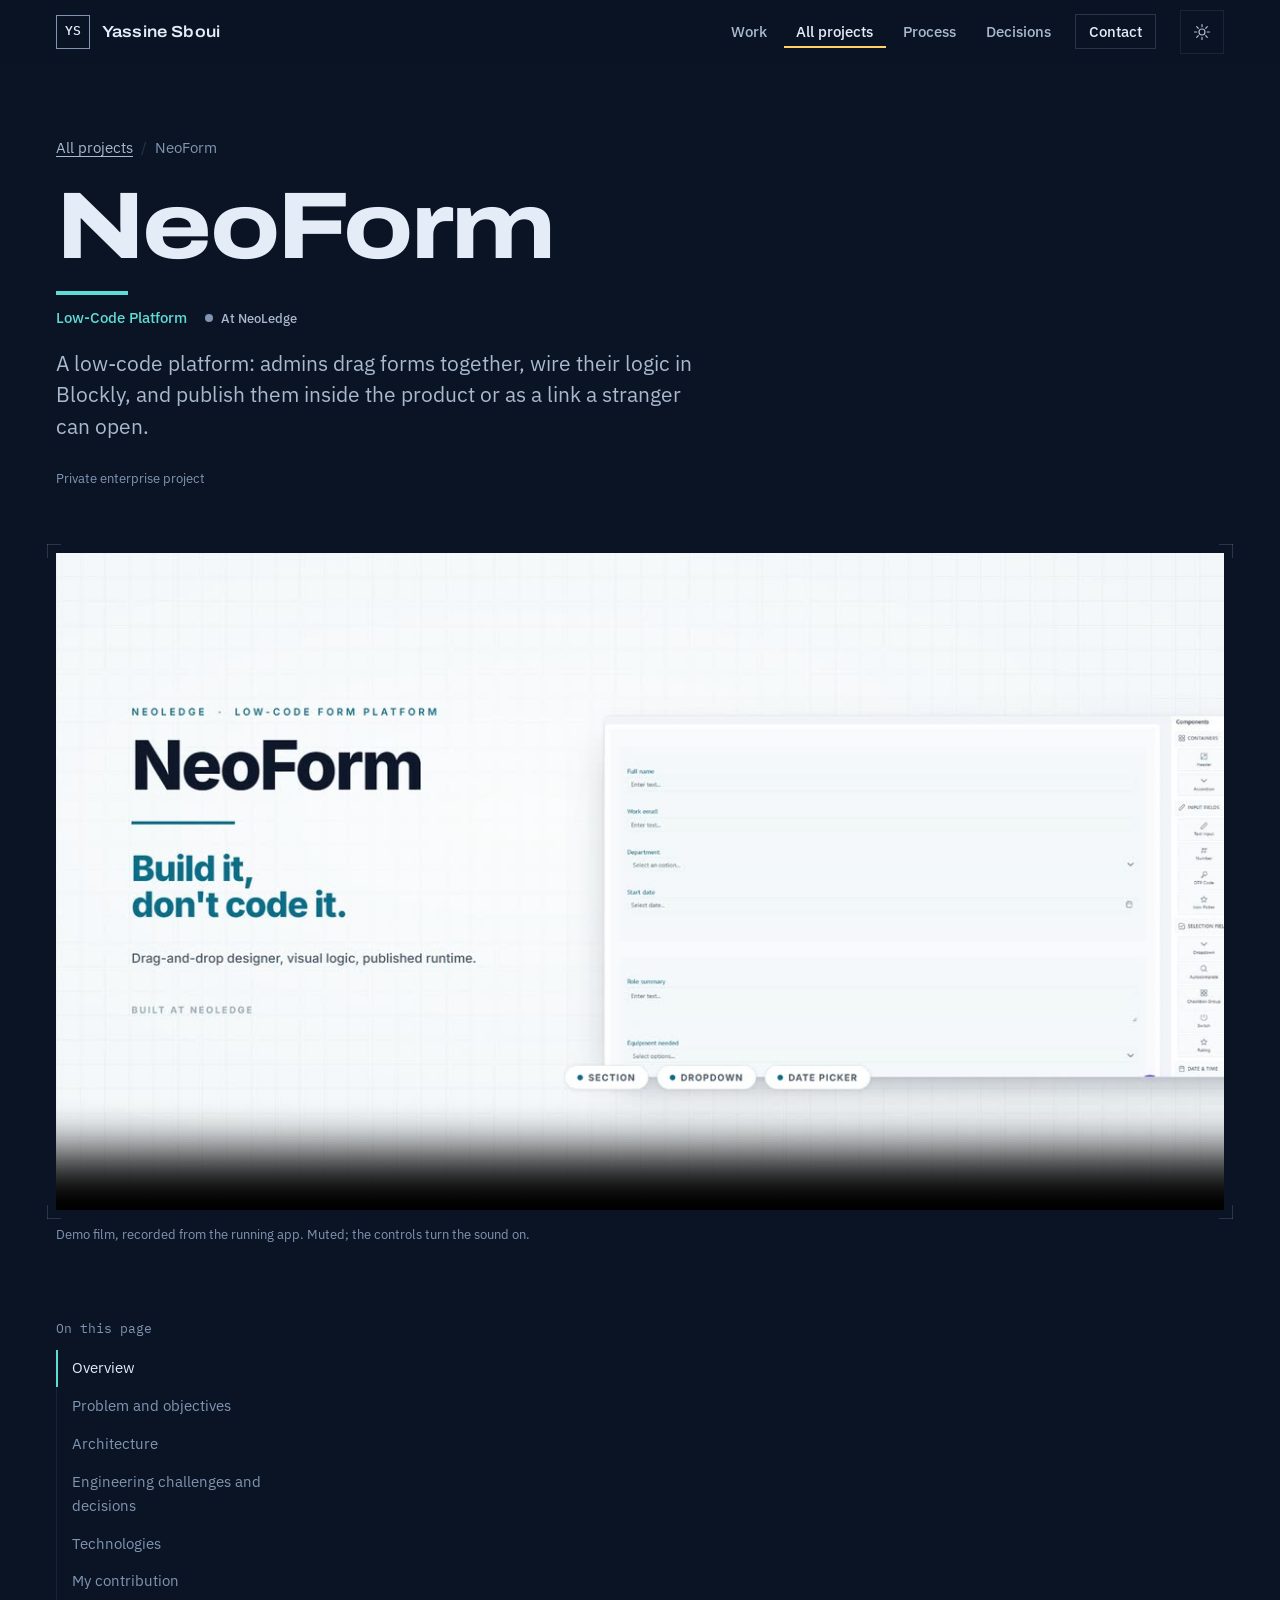
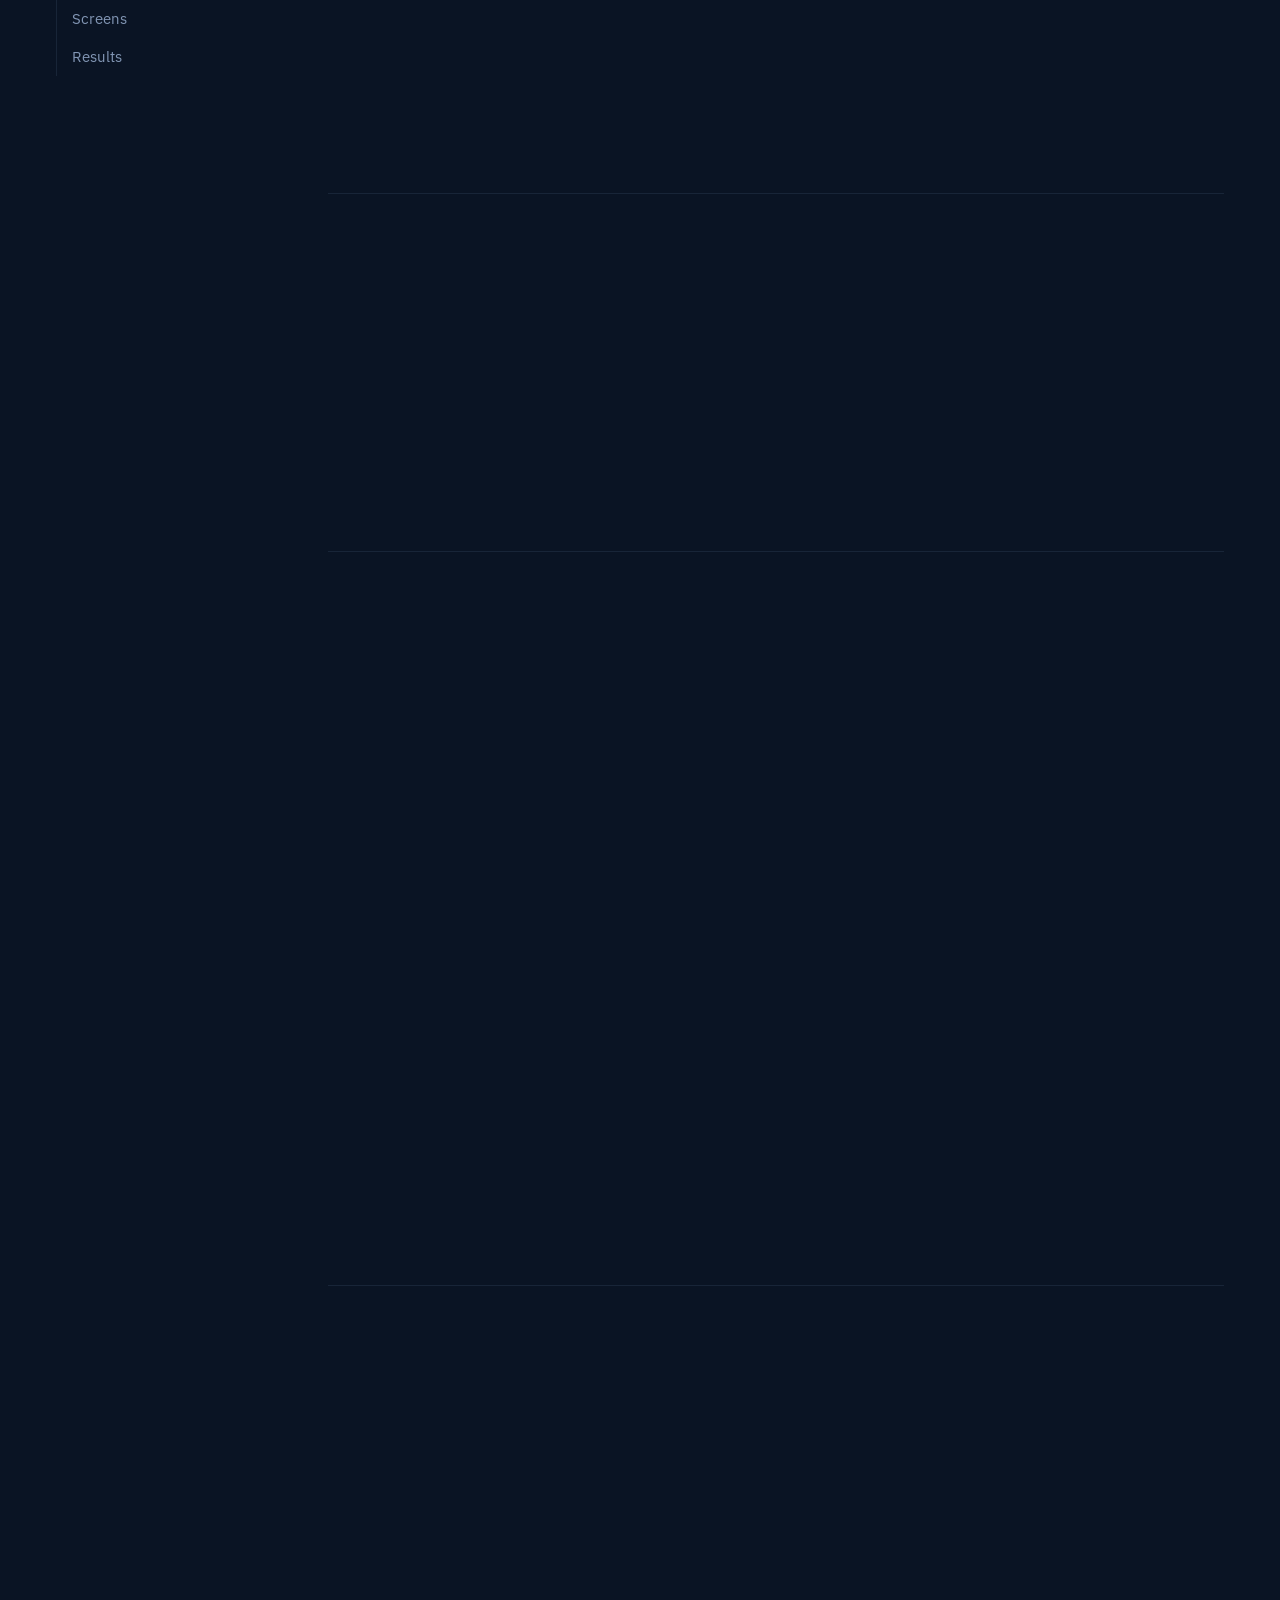
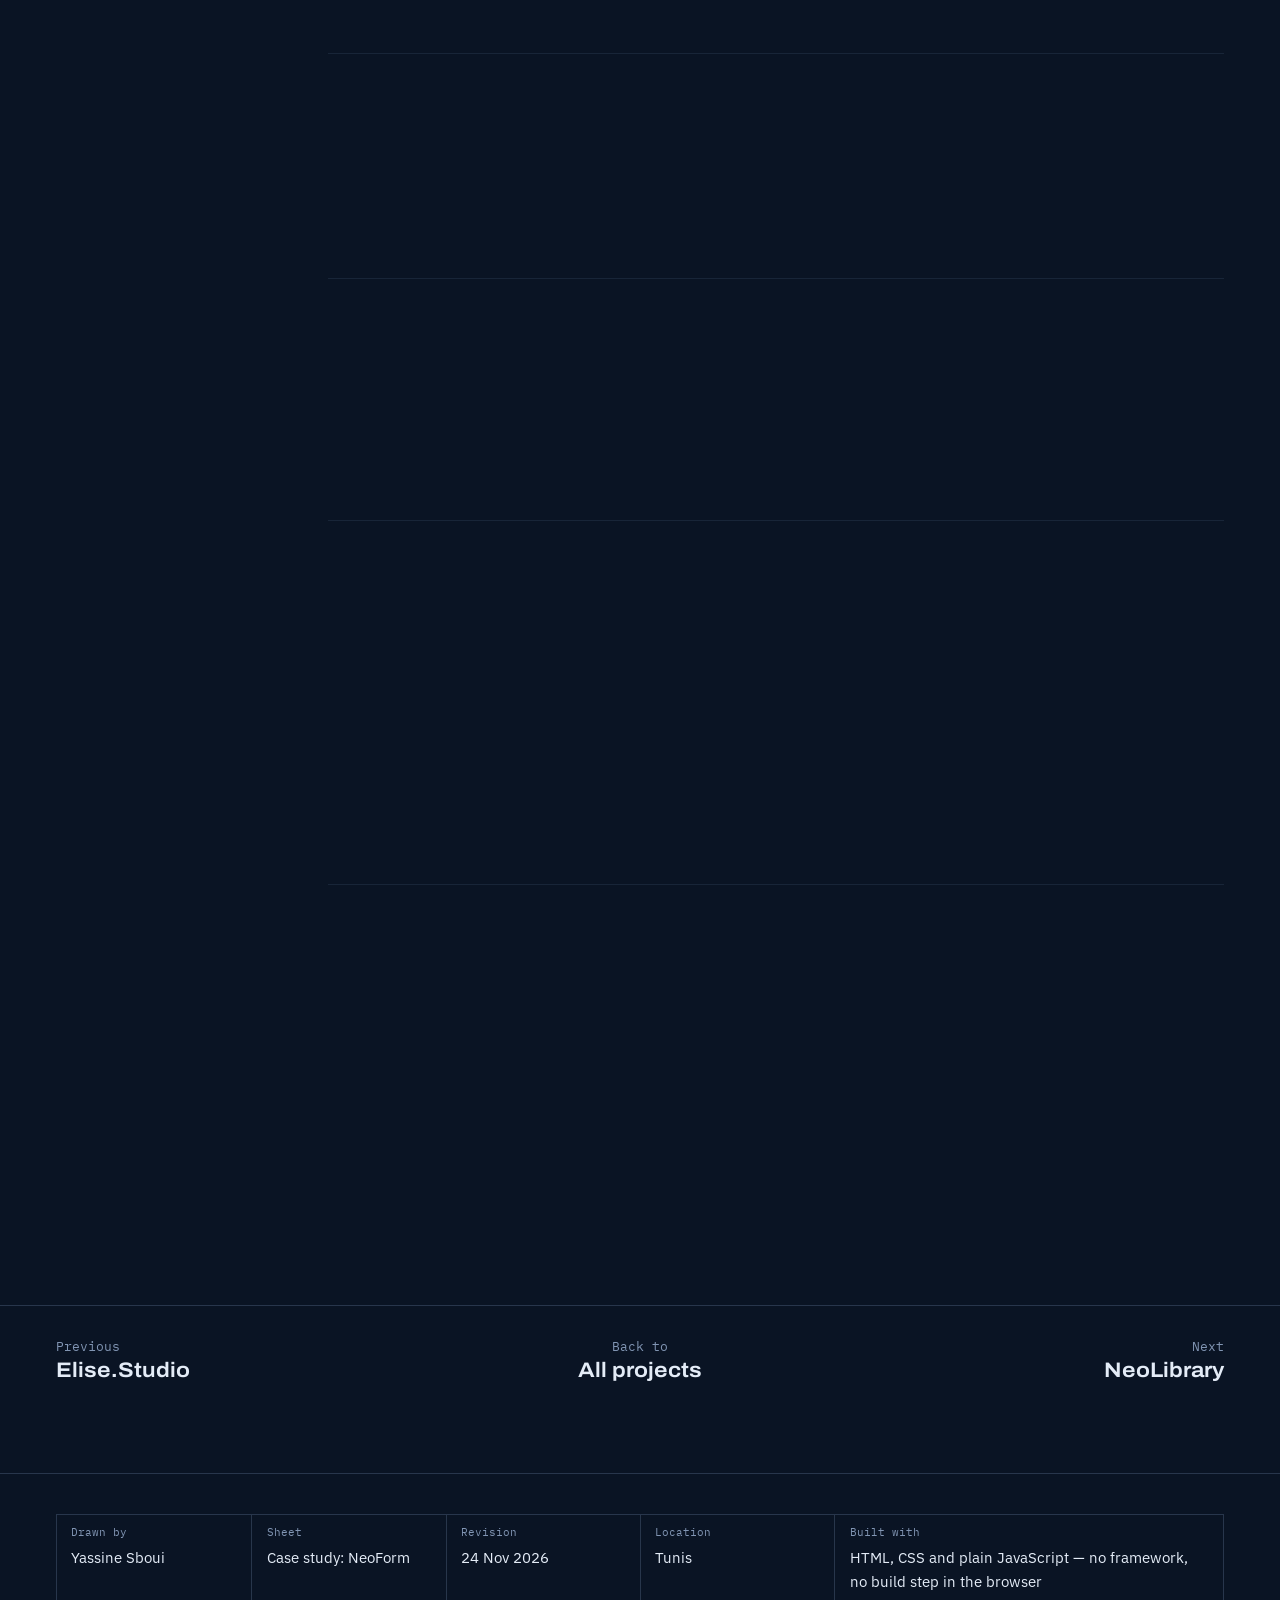
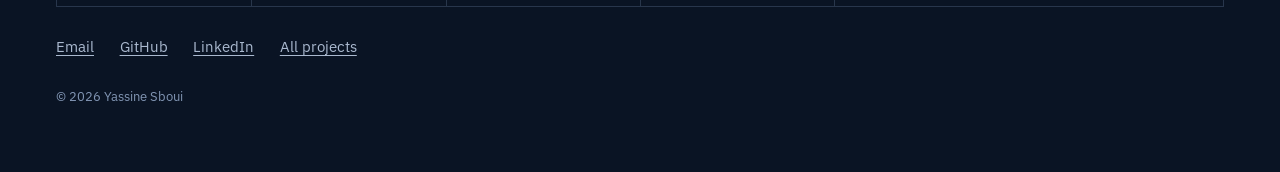
<file: work/neoform.html>
<!DOCTYPE html>
<html lang="en" data-theme="dark">
  <head>
    <meta charset="utf-8" />
    <meta name="viewport" content="width=device-width, initial-scale=1" />
    <title>NeoForm — case study — Yassine Sboui</title>
    <meta name="description" content="A low-code platform: admins drag forms together, wire their logic in Blockly, and publish them inside the product or as a link a stranger can open." />
    <meta name="author" content="Yassine Sboui" />
    <meta name="theme-color" content="#0a1424" />
    <link rel="canonical" href="https://yassinesboui.vercel.app/work/neoform" />
    <meta property="og:type" content="website" />
    <meta property="og:title" content="NeoForm — case study — Yassine Sboui" />
    <meta property="og:description" content="A low-code platform: admins drag forms together, wire their logic in Blockly, and publish them inside the product or as a link a stranger can open." />
    <meta property="og:url" content="https://yassinesboui.vercel.app/work/neoform" />
    <meta property="og:image" content="https://yassinesboui.vercel.app/assets/img/og-card.jpg" />
    <meta property="og:image:width" content="1200" />
    <meta property="og:image:height" content="630" />
    <meta name="twitter:card" content="summary_large_image" />
    <meta name="twitter:image" content="https://yassinesboui.vercel.app/assets/img/og-card.jpg" />
    <link rel="icon" type="image/png" href="../assets/img/favicon-64.png" />
    <link rel="apple-touch-icon" href="../assets/img/apple-touch-icon.png" />
    <!-- Set the theme before first paint, so a visitor who chose the light plate never sees
         the dark one flash first. main.js owns the toggle; this only reads the stored choice. -->
    <script>try{var t=localStorage.getItem('ys-theme');if(t)document.documentElement.setAttribute('data-theme',t)}catch(_){}document.documentElement.classList.add('js')</script>
    <!-- Fonts are self-hosted (assets/fonts), so no third-party origin sits on the critical path. They
         are deliberately not preloaded: on a slow link a preload competes with the stylesheet the
         first paint needs (measured 24 Nov 2026 with render/preload-ab.js), and swapping in causes no
         layout shift. -->
    <link rel="stylesheet" href="../assets/css/styles.css" />
    <script src="../assets/js/main.js" defer></script>
    <script src="../assets/js/case.js" defer></script>
  </head>
  <body>
    <a class="skip-link" href="#main">Skip to content</a>
    <header class="nav" id="nav">
      <nav class="nav__inner wrap" aria-label="Primary">
        <a href="../" class="nav__brand" aria-label="Yassine Sboui, home">
          <span class="nav__mark" aria-hidden="true">YS</span>
          <span class="nav__name">Yassine Sboui</span>
        </a>
        <ul class="nav__menu" id="navMenu">
          <li><a href="../#work">Work</a></li>
          <li><a href="../projects" aria-current="page">All projects</a></li>
          <li><a href="../#pipeline">Process</a></li>
          <li><a href="../#decisions">Decisions</a></li>
          <li><a href="../#contact" class="nav__cta">Contact</a></li>
        </ul>
        <div class="nav__tools">
          <button id="themeToggle" class="icon-btn" type="button" aria-label="Switch to light theme">
            <svg class="icon-sun" viewBox="0 0 24 24" width="18" height="18" aria-hidden="true"><circle cx="12" cy="12" r="4" /><path d="M12 2v3M12 19v3M2 12h3M19 12h3M4.9 4.9l2.1 2.1M17 17l2.1 2.1M19.1 4.9 17 7M7 17l-2.1 2.1" /></svg>
            <svg class="icon-moon" viewBox="0 0 24 24" width="18" height="18" aria-hidden="true"><path d="M21 12.8A9 9 0 1 1 11.2 3a7 7 0 0 0 9.8 9.8Z" /></svg>
          </button>
          <button class="nav__toggle icon-btn" id="navToggle" type="button" aria-expanded="false" aria-controls="navMenu" aria-label="Open navigation">
            <span></span><span></span>
          </button>
        </div>
      </nav>
      <span class="nav__progress" id="navProgress" aria-hidden="true"></span>
    </header>

    <main id="main" class="case accent-neoform">
      <header class="case__head wrap">
        <nav class="crumbs" aria-label="Breadcrumb"><ol><li><a href="../projects">All projects</a></li><li aria-current="page">NeoForm</li></ol></nav>
        <h1 class="case__title">NeoForm</h1>
        <div class="case__meta"><p class="case__kind">Low-Code Platform</p><p class="status status--enterprise "><span class="status__dot" aria-hidden="true"></span>At NeoLedge</p></div>
        <p class="case__summary">A low-code platform: admins drag forms together, wire their logic in Blockly, and publish them inside the product or as a link a stranger can open.</p>
        <div class="case__links"><span class="note-private">Private enterprise project</span></div>
      </header>
      <figure class="case__film wrap">
        <div class="project__media frame">
              <video controls muted loop playsinline preload="none" poster="../assets/video/neoform-poster.jpg" width="1600" height="900">
                <source src="../assets/video/neoform.mp4" type="video/mp4" />
                Your browser can't play this video. <a href="../assets/video/neoform.mp4">Download the film</a>.
              </video>
            </div>
        <figcaption>Demo film, recorded from the running app. Muted; the controls turn the sound on.</figcaption>
      </figure>
      <div class="case__layout wrap">
        <nav class="case__toc" aria-label="On this page"><p>On this page</p><ol><li><a href="#overview">Overview</a></li><li><a href="#problem">Problem and objectives</a></li><li><a href="#architecture">Architecture</a></li><li><a href="#engineering">Engineering challenges and decisions</a></li><li><a href="#stack">Technologies</a></li><li><a href="#contribution">My contribution</a></li><li><a href="#screens">Screens</a></li><li><a href="#results">Results</a></li></ol></nav>
        <div class="case__content">
        <section class="case__sec" id="overview" aria-labelledby="overview-h">
          <h2 class="case__h" id="overview-h">Overview</h2>
          <p class="case__lede">NeoLedge&#x27;s ECM product needed custom intake forms for every deployment — a developer&#x27;s project each time. NeoForm turns that into configuration: admins compose forms, tables and referentials, wire runtime behaviour in Blockly, and publish them inside the authenticated Studio or as anonymous public links. I built across it — the canvas, its 38 component types and 45 validation rules, the Blockly layer that wires them and the AI co-designer that drafts them — and the security work is mine end to end: PostgreSQL row-level security as a second tenant boundary, an AST gate in front of the server-side JavaScript sandbox, and an SSRF filter that runs in the socket connect callback rather than at URL-validation time, closing the DNS-rebinding window.</p>
        </section>
        <section class="case__sec" id="problem" aria-labelledby="problem-h">
          <h2 class="case__h" id="problem-h">Problem and objectives</h2>
          <p>NeoLedge&#x27;s ECM product needed custom intake forms for every deployment — a developer&#x27;s project each time. NeoForm turns that into configuration.</p><ul class="checklist"><li>Forms, tables and referentials composed by an admin, not a developer</li><li>Runtime behaviour wired visually, then published in-app or as a public link</li><li>Server-side scripts and outbound connectors that cannot be turned against the platform</li></ul>
        </section>
        <section class="case__sec" id="architecture" aria-labelledby="architecture-h">
          <h2 class="case__h" id="architecture-h">Architecture</h2>
          <figure class="arch" data-arch data-reveal>
            <div class="arch__canvas frame">
              <svg viewBox="0 0 820 364" class="arch__svg" aria-label="Architecture diagram of NeoForm" role="group">
                <defs><marker id="arrow-neoform" viewBox="0 0 10 10" refX="9" refY="5" markerWidth="7" markerHeight="7" orient="auto-start-reverse"><path d="M0 0 10 5 0 10z" /></marker></defs>
                <g class="arch__edges" style="--marker:url(#arrow-neoform)"><g class="arch__edge" data-from="builder" data-to="api"><path d="M208 182 H262 V182 H316" id="e-neoform-0" /></g><g class="arch__edge" data-from="copilot" data-to="builder"><path d="M114 270 L114 218" id="e-neoform-1" /><text class="arch__elabel" x="122" y="244" text-anchor="start">ops</text></g><g class="arch__edge" data-from="public" data-to="api"><path d="M208 58 H262 V182 H316" id="e-neoform-2" /></g><g class="arch__edge" data-from="api" data-to="sandbox"><path d="M504 182 H558 V58 H612" id="e-neoform-3" /></g><g class="arch__edge" data-from="api" data-to="db"><path d="M504 182 H558 V182 H612" id="e-neoform-4" /><text class="arch__elabel" x="558" y="174" text-anchor="middle">RLS</text></g><g class="arch__edge" data-from="api" data-to="conn"><path d="M504 182 H558 V306 H612" id="e-neoform-5" /><text class="arch__elabel" x="564" y="248" text-anchor="start">SSRF filter</text></g></g>
                <g class="arch__node" data-node="builder" tabindex="0" role="button" aria-describedby="arch-neoform-builder" style="--i:0" transform="translate(20 146)">
              <rect width="188" height="72" rx="2" />
              <text class="arch__name" x="14" y="29">Builder</text>
              <text class="arch__tech" x="14" y="51">Vue 3 · TypeScript · Bl…</text>
            </g><g class="arch__node" data-node="copilot" tabindex="0" role="button" aria-describedby="arch-neoform-copilot" style="--i:1" transform="translate(20 270)">
              <rect width="188" height="72" rx="2" />
              <text class="arch__name" x="14" y="29">AI co-designer</text>
              <text class="arch__tech" x="14" y="51">typed operations</text>
            </g><g class="arch__node" data-node="public" tabindex="0" role="button" aria-describedby="arch-neoform-public" style="--i:2" transform="translate(20 22)">
              <rect width="188" height="72" rx="2" />
              <text class="arch__name" x="14" y="29">Public forms</text>
              <text class="arch__tech" x="14" y="51">OTP · OIDC · bot check</text>
            </g><g class="arch__node" data-node="api" tabindex="0" role="button" aria-describedby="arch-neoform-api" style="--i:3" transform="translate(316 146)">
              <rect width="188" height="72" rx="2" />
              <text class="arch__name" x="14" y="29">API</text>
              <text class="arch__tech" x="14" y="51">ASP.NET Core · deny by …</text>
            </g><g class="arch__node" data-node="sandbox" tabindex="0" role="button" aria-describedby="arch-neoform-sandbox" style="--i:4" transform="translate(612 22)">
              <rect width="188" height="72" rx="2" />
              <text class="arch__name" x="14" y="29">Script sandbox</text>
              <text class="arch__tech" x="14" y="51">AST gate</text>
            </g><g class="arch__node" data-node="db" tabindex="0" role="button" aria-describedby="arch-neoform-db" style="--i:5" transform="translate(612 146)">
              <rect width="188" height="72" rx="2" />
              <text class="arch__name" x="14" y="29">PostgreSQL</text>
              <text class="arch__tech" x="14" y="51">row-level security</text>
            </g><g class="arch__node" data-node="conn" tabindex="0" role="button" aria-describedby="arch-neoform-conn" style="--i:6" transform="translate(612 270)">
              <rect width="188" height="72" rx="2" />
              <text class="arch__name" x="14" y="29">Connectors</text>
              <text class="arch__tech" x="14" y="51">REST · 4 SQL engines</text>
            </g>
              </svg>
            </div>
            <div class="arch__detail" aria-live="polite">
              <p class="arch__detail-name">Builder</p>
              <p class="arch__detail-tech">Vue 3 · TypeScript · Blockly</p>
              <p class="arch__detail-desc">Drag fields onto a canvas; wire behaviour in Blockly.</p>
            </div>
            <figcaption>Select a component to see what it does and what it connects to.<span class="arch__swipe"> On a narrow screen, swipe the drawing sideways to see all of it.</span></figcaption>
            <ul class="arch__list"><li id="arch-neoform-builder" data-node="builder"><strong>Builder</strong> <span class="arch__tech-full">Vue 3 · TypeScript · Blockly</span> — Drag fields onto a canvas; wire behaviour in Blockly.</li><li id="arch-neoform-copilot" data-node="copilot"><strong>AI co-designer</strong> <span class="arch__tech-full">typed operations</span> — The model emits typed operations; a deterministic compiler builds the Blockly logic.</li><li id="arch-neoform-public" data-node="public"><strong>Public forms</strong> <span class="arch__tech-full">OTP · OIDC · bot check</span> — Published links a stranger can open, served from frozen snapshots.</li><li id="arch-neoform-api" data-node="api"><strong>API</strong> <span class="arch__tech-full">ASP.NET Core · deny by default</span> — A test walks the live endpoint table to prove deny-by-default authorization.</li><li id="arch-neoform-sandbox" data-node="sandbox"><strong>Script sandbox</strong> <span class="arch__tech-full">AST gate</span> — Server-side JavaScript passes an AST gate before it runs.</li><li id="arch-neoform-db" data-node="db"><strong>PostgreSQL</strong> <span class="arch__tech-full">row-level security</span> — A second tenant boundary, proven by tests that bypass EF entirely.</li><li id="arch-neoform-conn" data-node="conn"><strong>Connectors</strong> <span class="arch__tech-full">REST · 4 SQL engines</span> — SQL read-only gated; REST pinned to a socket-level SSRF filter.</li></ul>
          </figure>
        </section>
        <section class="case__sec" id="engineering" aria-labelledby="engineering-h">
          <h2 class="case__h" id="engineering-h">Engineering challenges and decisions</h2>
          <ul class="notes"><li>PostgreSQL row-level security per tenant, proven by tests that bypass EF entirely</li><li>AI co-designer: the model emits typed operations, a deterministic compiler builds the Blockly logic</li><li>Deny-by-default authorization enforced by a test that walks the live endpoint table</li><li>Outbound connectors across four SQL engines behind a read-only statement gate; the REST connector pinned to a socket-level SSRF filter</li></ul>
        </section>
        <section class="case__sec" id="stack" aria-labelledby="stack-h">
          <h2 class="case__h" id="stack-h">Technologies</h2>
          <ul class="tags"><li>ASP.NET Core</li><li>PostgreSQL</li><li>EF Core</li><li>Vue 3</li><li>TypeScript</li><li>Blockly</li><li>Keycloak</li><li>.NET Aspire</li></ul><p class="case__small">Also in use: Keycloak / OIDC, Multi-tenancy, PostgreSQL RLS.</p>
        </section>
        <section class="case__sec" id="contribution" aria-labelledby="contribution-h">
          <h2 class="case__h" id="contribution-h">My contribution</h2>
          <p>I built across it — the canvas, its 38 component types and 45 validation rules, the Blockly layer that wires them and the AI co-designer that drafts them — and the security work is mine end to end.</p>
        </section>
        <section class="case__sec" id="screens" aria-labelledby="screens-h">
          <h2 class="case__h" id="screens-h">Screens</h2>
          <p class="case__small">Stills from the demo film.</p><ul class="shots"><li class="shot shot--still frame"><img src="../assets/img/work/neoform-still-1.jpg" alt="Still from the NeoForm demo film" width="960" height="540" loading="lazy" decoding="async" /></li><li class="shot shot--still frame"><img src="../assets/img/work/neoform-still-2.jpg" alt="Still from the NeoForm demo film" width="960" height="540" loading="lazy" decoding="async" /></li><li class="shot shot--still frame"><img src="../assets/img/work/neoform-still-3.jpg" alt="Still from the NeoForm demo film" width="960" height="540" loading="lazy" decoding="async" /></li></ul>
        </section>
        <section class="case__sec" id="results" aria-labelledby="results-h">
          <h2 class="case__h" id="results-h">Results</h2>
          <dl class="schedule"><div><dt>38</dt><dd>component types</dd></div><div><dt>45</dt><dd>validation rules</dd></div><div><dt>4</dt><dd>SQL engines behind a read-only statement gate</dd></div></dl>
        </section>
        </div>
      </div>
      <nav class="case__pager wrap" aria-label="More projects">
        <a href="elise-studio" class="pager pager--prev"><span>Previous</span><strong>Elise.Studio</strong></a>
        <a href="../projects" class="pager pager--all"><span>Back to</span><strong>All projects</strong></a>
        <a href="neolibrary" class="pager pager--next"><span>Next</span><strong>NeoLibrary</strong></a>
      </nav>
    </main>
    <footer class="footer">
      <div class="wrap footer__inner">
        <dl class="titleblock" aria-label="About this site">
          <div><dt>Drawn by</dt><dd>Yassine Sboui</dd></div>
          <div><dt>Sheet</dt><dd>Case study: NeoForm</dd></div>
          <div><dt>Revision</dt><dd>24 Nov 2026</dd></div>
          <div><dt>Location</dt><dd>Tunis</dd></div>
          <div><dt>Built with</dt><dd>HTML, CSS and plain JavaScript — no framework, no build step in the browser</dd></div>
        </dl>
        <ul class="footer__links">
          <li><a href="mailto:sboui.work@gmail.com">Email</a></li>
          <li><a href="https://github.com/YassineSboui" target="_blank" rel="noopener">GitHub</a></li>
          <li><a href="https://www.linkedin.com/in/yassine7sboui/" target="_blank" rel="noopener">LinkedIn</a></li>
          <li><a href="../projects">All projects</a></li>
        </ul>
        <p class="footer__copy">© <span id="year">2026</span> Yassine Sboui</p>
      </div>
    </footer>
  </body>
</html>
</file>
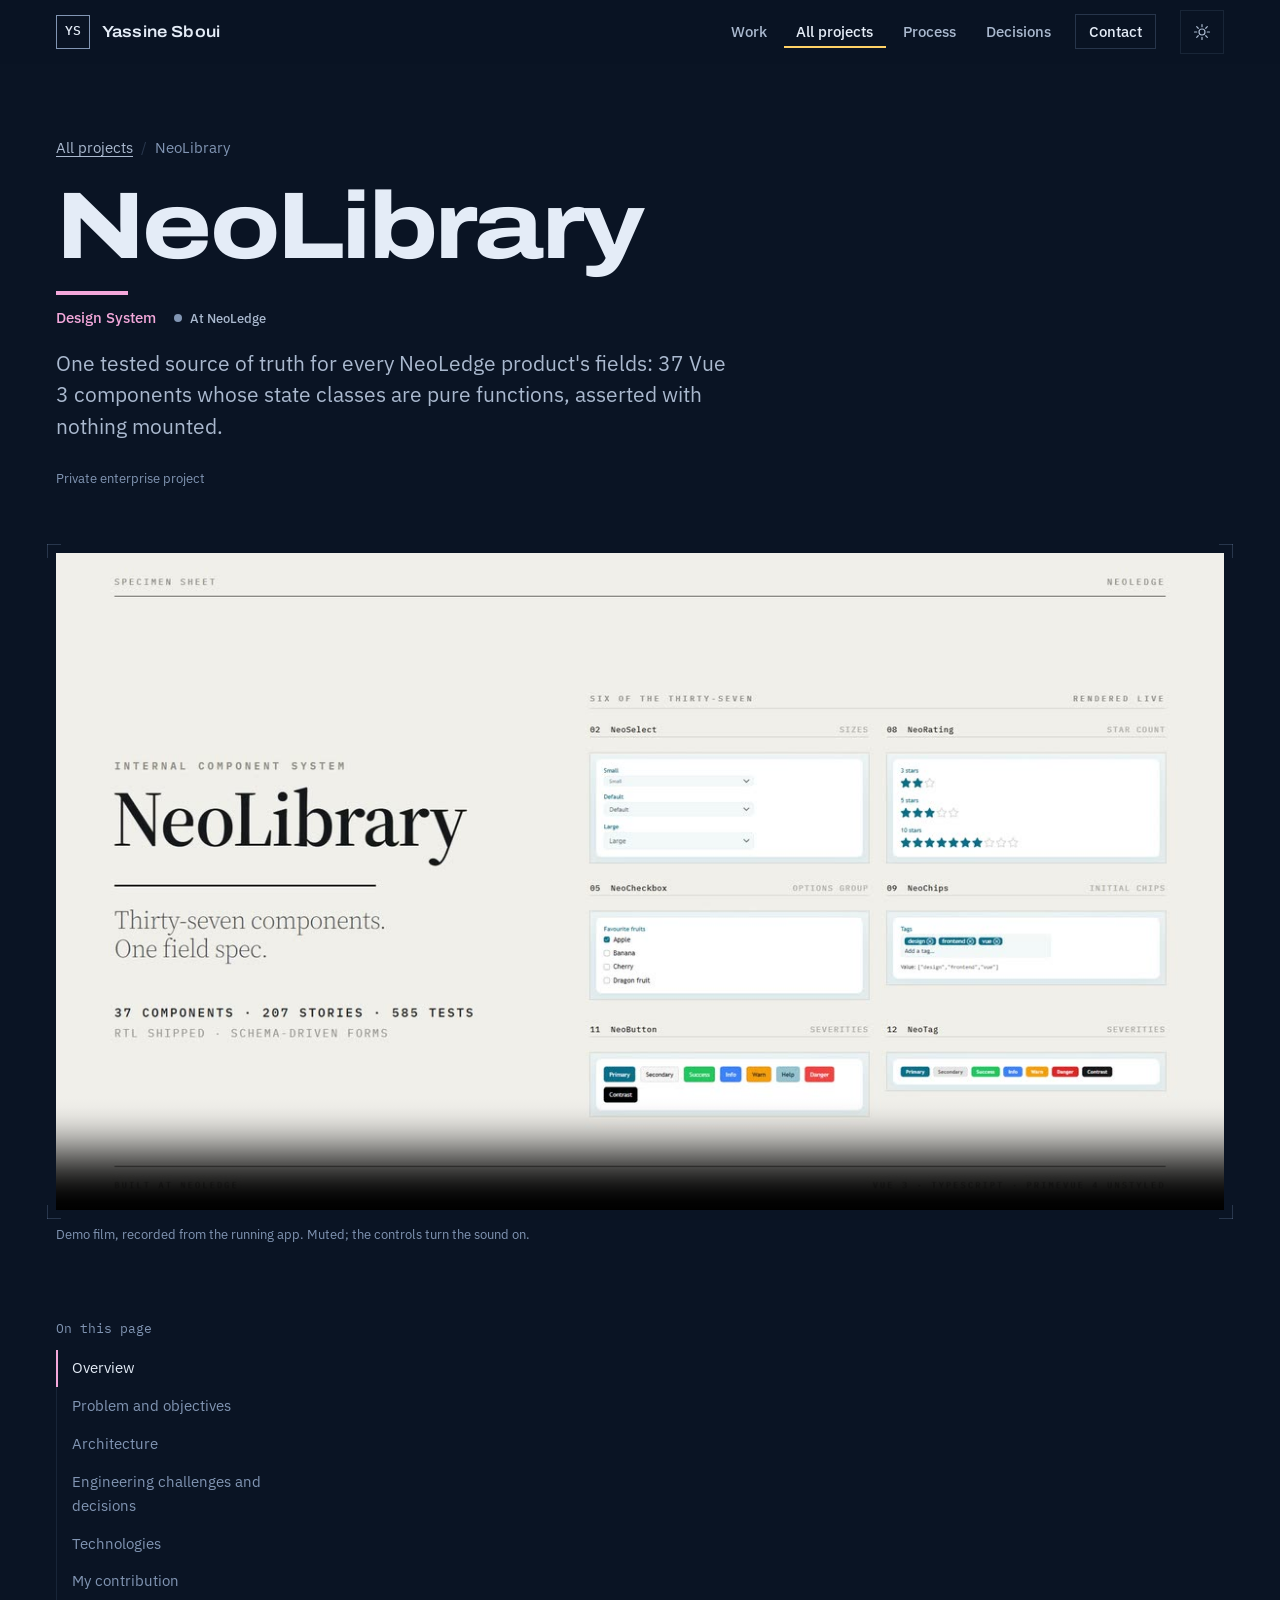
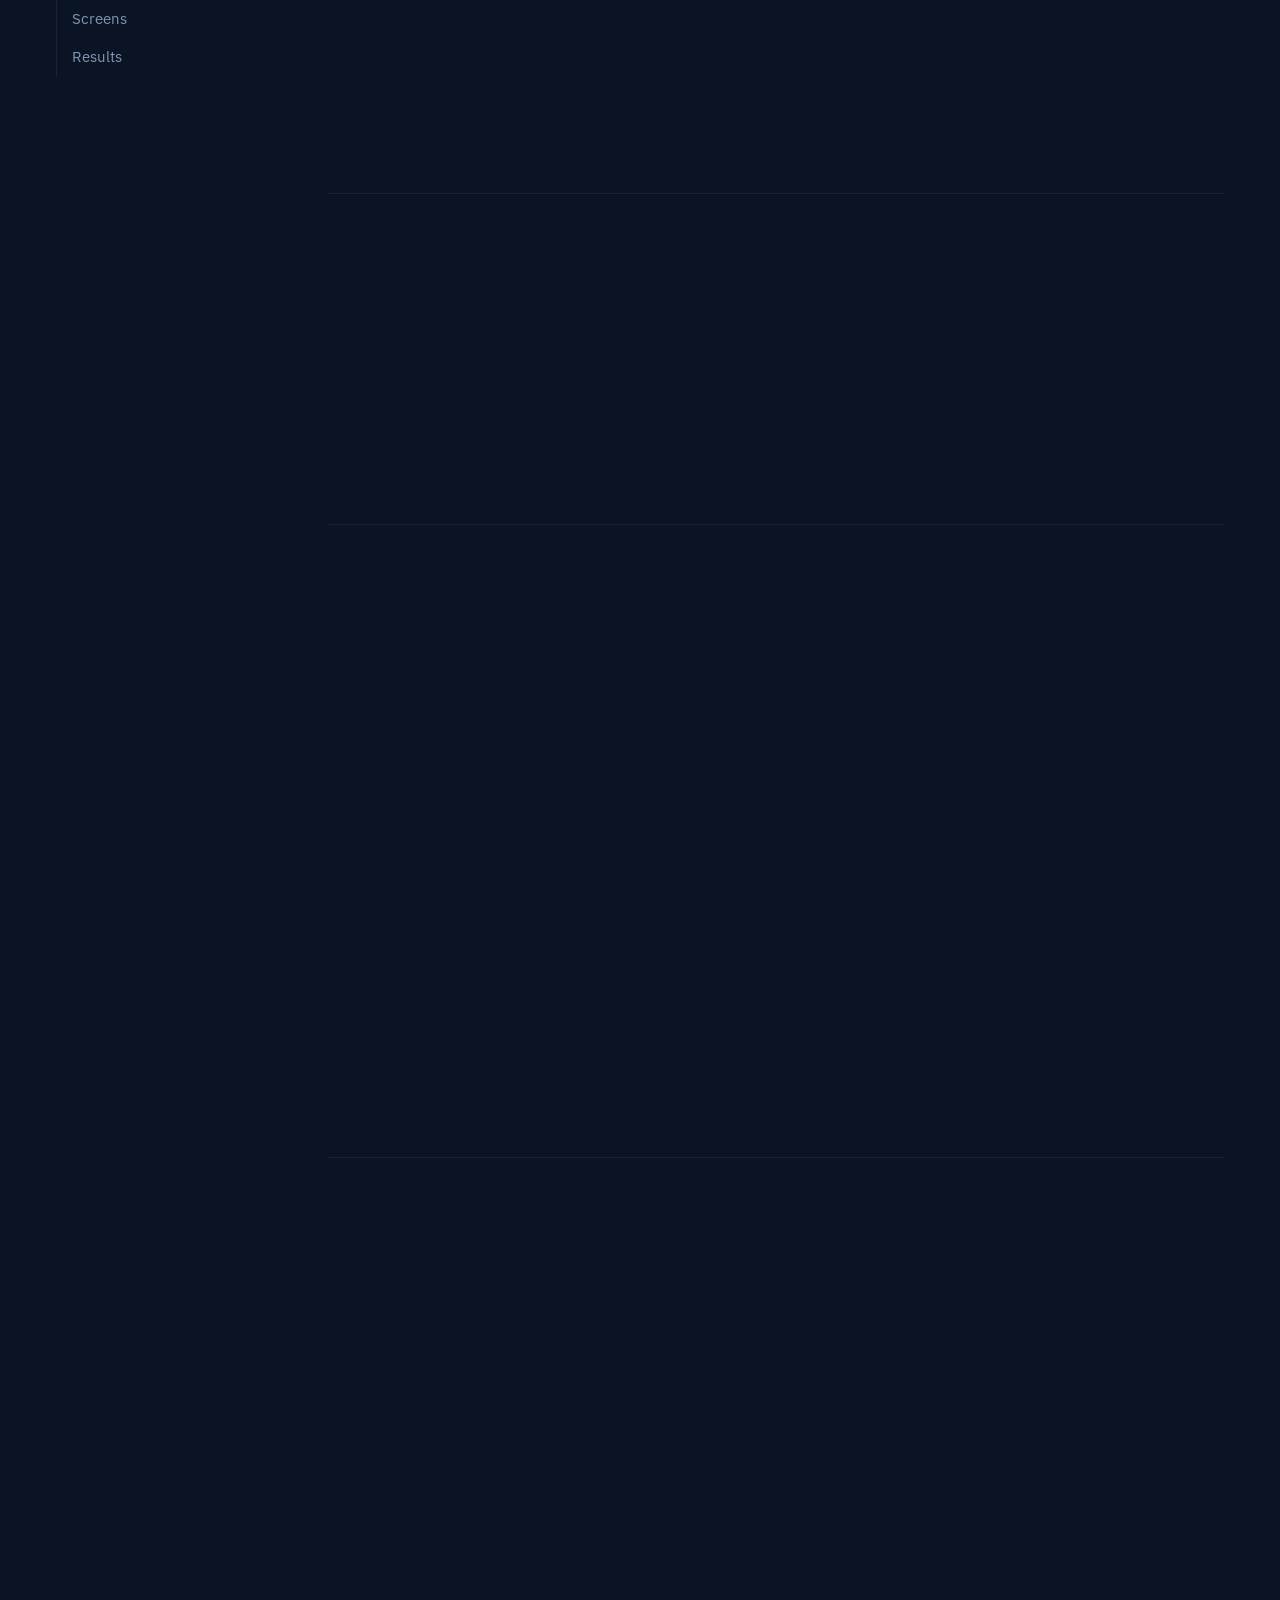
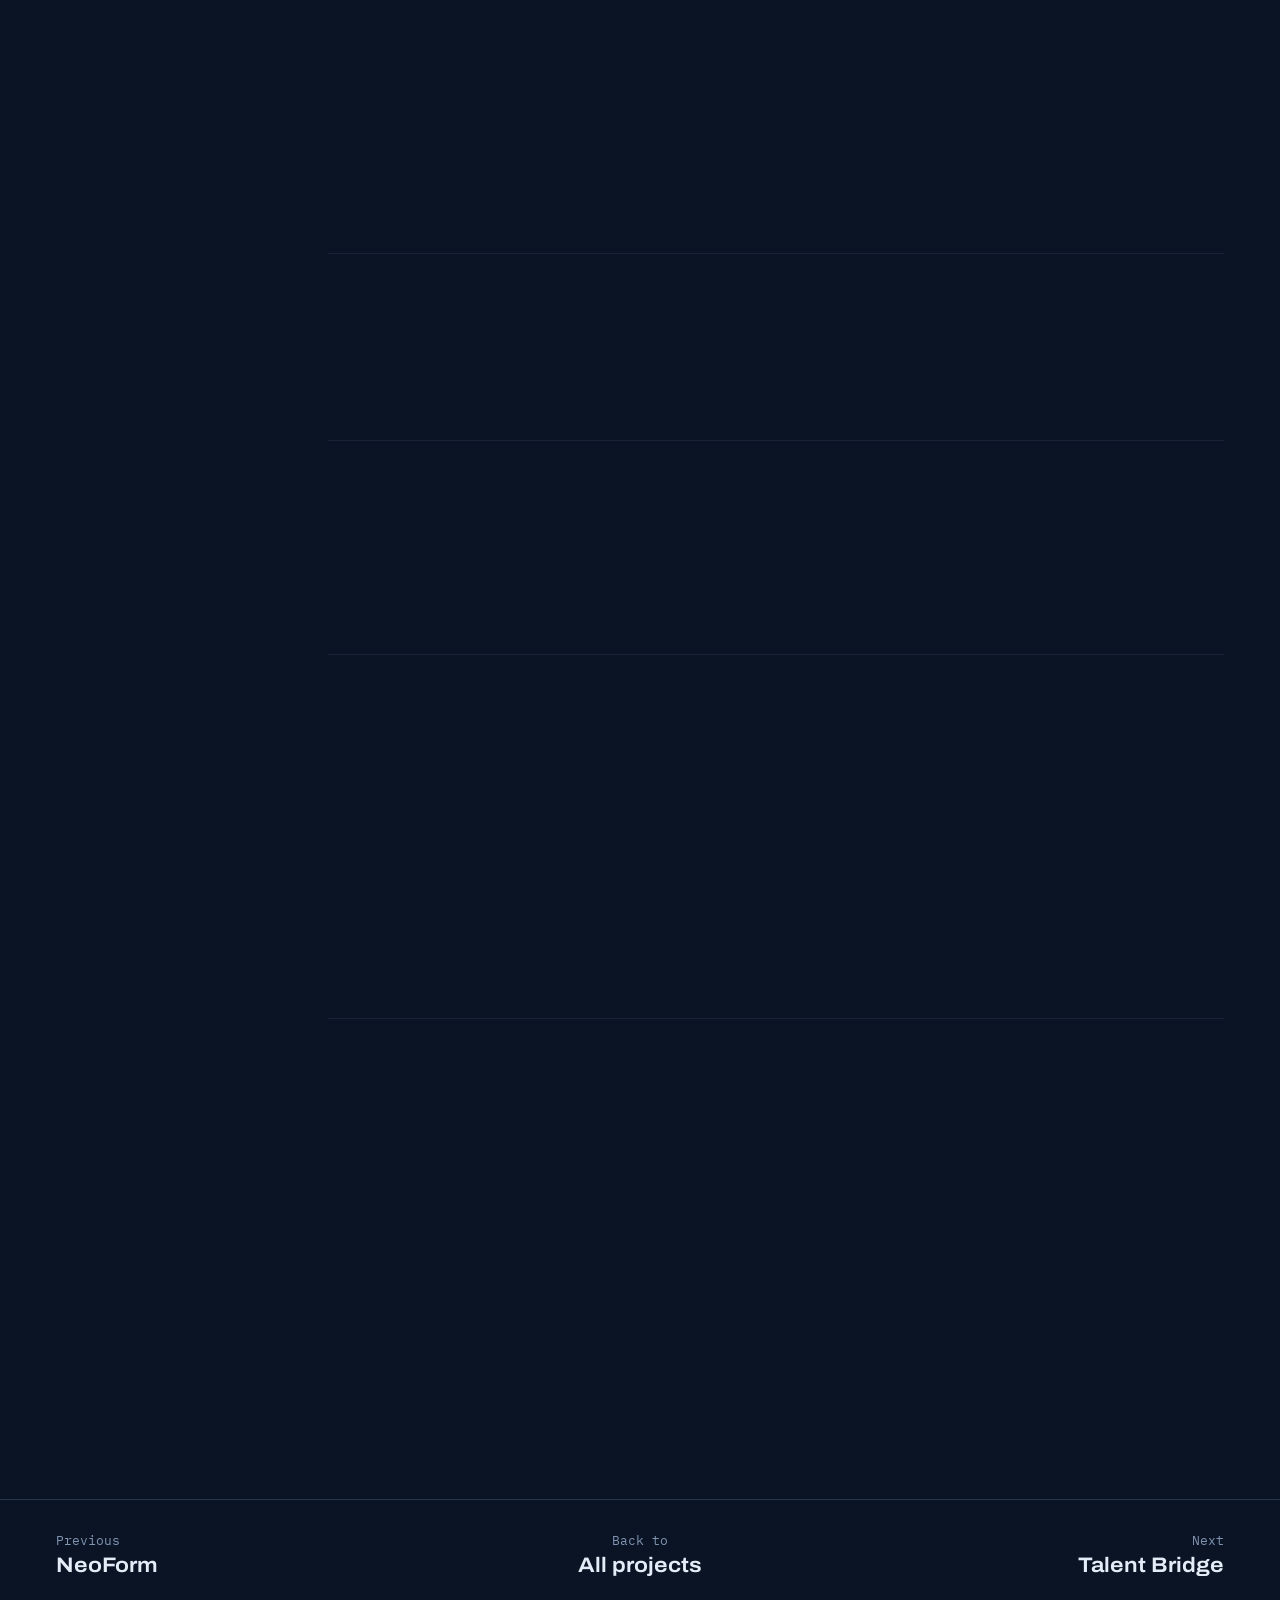
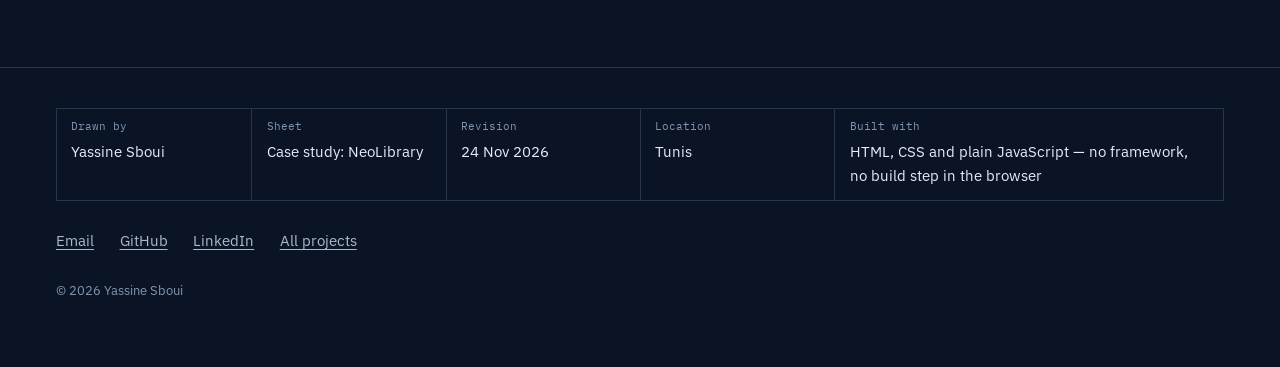
<file: work/neolibrary.html>
<!DOCTYPE html>
<html lang="en" data-theme="dark">
  <head>
    <meta charset="utf-8" />
    <meta name="viewport" content="width=device-width, initial-scale=1" />
    <title>NeoLibrary — case study — Yassine Sboui</title>
    <meta name="description" content="One tested source of truth for every NeoLedge product&#x27;s fields: 37 Vue 3 components whose state classes are pure functions, asserted with nothing mounted." />
    <meta name="author" content="Yassine Sboui" />
    <meta name="theme-color" content="#0a1424" />
    <link rel="canonical" href="https://yassinesboui.vercel.app/work/neolibrary" />
    <meta property="og:type" content="website" />
    <meta property="og:title" content="NeoLibrary — case study — Yassine Sboui" />
    <meta property="og:description" content="One tested source of truth for every NeoLedge product&#x27;s fields: 37 Vue 3 components whose state classes are pure functions, asserted with nothing mounted." />
    <meta property="og:url" content="https://yassinesboui.vercel.app/work/neolibrary" />
    <meta property="og:image" content="https://yassinesboui.vercel.app/assets/img/og-card.jpg" />
    <meta property="og:image:width" content="1200" />
    <meta property="og:image:height" content="630" />
    <meta name="twitter:card" content="summary_large_image" />
    <meta name="twitter:image" content="https://yassinesboui.vercel.app/assets/img/og-card.jpg" />
    <link rel="icon" type="image/png" href="../assets/img/favicon-64.png" />
    <link rel="apple-touch-icon" href="../assets/img/apple-touch-icon.png" />
    <!-- Set the theme before first paint, so a visitor who chose the light plate never sees
         the dark one flash first. main.js owns the toggle; this only reads the stored choice. -->
    <script>try{var t=localStorage.getItem('ys-theme');if(t)document.documentElement.setAttribute('data-theme',t)}catch(_){}document.documentElement.classList.add('js')</script>
    <!-- Fonts are self-hosted (assets/fonts), so no third-party origin sits on the critical path. They
         are deliberately not preloaded: on a slow link a preload competes with the stylesheet the
         first paint needs (measured 24 Nov 2026 with render/preload-ab.js), and swapping in causes no
         layout shift. -->
    <link rel="stylesheet" href="../assets/css/styles.css" />
    <script src="../assets/js/main.js" defer></script>
    <script src="../assets/js/case.js" defer></script>
  </head>
  <body>
    <a class="skip-link" href="#main">Skip to content</a>
    <header class="nav" id="nav">
      <nav class="nav__inner wrap" aria-label="Primary">
        <a href="../" class="nav__brand" aria-label="Yassine Sboui, home">
          <span class="nav__mark" aria-hidden="true">YS</span>
          <span class="nav__name">Yassine Sboui</span>
        </a>
        <ul class="nav__menu" id="navMenu">
          <li><a href="../#work">Work</a></li>
          <li><a href="../projects" aria-current="page">All projects</a></li>
          <li><a href="../#pipeline">Process</a></li>
          <li><a href="../#decisions">Decisions</a></li>
          <li><a href="../#contact" class="nav__cta">Contact</a></li>
        </ul>
        <div class="nav__tools">
          <button id="themeToggle" class="icon-btn" type="button" aria-label="Switch to light theme">
            <svg class="icon-sun" viewBox="0 0 24 24" width="18" height="18" aria-hidden="true"><circle cx="12" cy="12" r="4" /><path d="M12 2v3M12 19v3M2 12h3M19 12h3M4.9 4.9l2.1 2.1M17 17l2.1 2.1M19.1 4.9 17 7M7 17l-2.1 2.1" /></svg>
            <svg class="icon-moon" viewBox="0 0 24 24" width="18" height="18" aria-hidden="true"><path d="M21 12.8A9 9 0 1 1 11.2 3a7 7 0 0 0 9.8 9.8Z" /></svg>
          </button>
          <button class="nav__toggle icon-btn" id="navToggle" type="button" aria-expanded="false" aria-controls="navMenu" aria-label="Open navigation">
            <span></span><span></span>
          </button>
        </div>
      </nav>
      <span class="nav__progress" id="navProgress" aria-hidden="true"></span>
    </header>

    <main id="main" class="case accent-neolibrary">
      <header class="case__head wrap">
        <nav class="crumbs" aria-label="Breadcrumb"><ol><li><a href="../projects">All projects</a></li><li aria-current="page">NeoLibrary</li></ol></nav>
        <h1 class="case__title">NeoLibrary</h1>
        <div class="case__meta"><p class="case__kind">Design System</p><p class="status status--enterprise "><span class="status__dot" aria-hidden="true"></span>At NeoLedge</p></div>
        <p class="case__summary">One tested source of truth for every NeoLedge product&#x27;s fields: 37 Vue 3 components whose state classes are pure functions, asserted with nothing mounted.</p>
        <div class="case__links"><span class="note-private">Private enterprise project</span></div>
      </header>
      <figure class="case__film wrap">
        <div class="project__media frame">
              <video controls muted loop playsinline preload="none" poster="../assets/video/neolibrary-poster.jpg" width="1600" height="900">
                <source src="../assets/video/neolibrary.mp4" type="video/mp4" />
                Your browser can't play this video. <a href="../assets/video/neolibrary.mp4">Download the film</a>.
              </video>
            </div>
        <figcaption>Demo film, recorded from the running app. Muted; the controls turn the sound on.</figcaption>
      </figure>
      <div class="case__layout wrap">
        <nav class="case__toc" aria-label="On this page"><p>On this page</p><ol><li><a href="#overview">Overview</a></li><li><a href="#problem">Problem and objectives</a></li><li><a href="#architecture">Architecture</a></li><li><a href="#engineering">Engineering challenges and decisions</a></li><li><a href="#stack">Technologies</a></li><li><a href="#contribution">My contribution</a></li><li><a href="#screens">Screens</a></li><li><a href="#results">Results</a></li></ol></nav>
        <div class="case__content">
        <section class="case__sec" id="overview" aria-labelledby="overview-h">
          <h2 class="case__h" id="overview-h">Overview</h2>
          <p class="case__lede">Every product team at NeoLedge restyled PrimeVue independently, so brand-critical field states drifted. NeoLibrary makes that one tested source of truth: 37 Vue 3 components - the 25 that wrap PrimeVue 4 render it unstyled under 27 per-component passthrough configs, where every state-dependent DOM node&#x27;s classes are computed as pure functions of props and context — an 8-state field spec, seven of them resolved by a six-branch priority chain (disabled &gt; readonly &gt; invalid &gt; warning &gt; focused &gt; default), asserted in unit tests with nothing mounted, including a test that forbids physical padding so RTL stays correct. It also ships NeoBlockly, a visual rule editor with 187 registered block types that compiles a workspace into async JavaScript.</p>
        </section>
        <section class="case__sec" id="problem" aria-labelledby="problem-h">
          <h2 class="case__h" id="problem-h">Problem and objectives</h2>
          <p>Every product team at NeoLedge restyled PrimeVue independently, so brand-critical field states drifted from one product to the next.</p><ul class="checklist"><li>One component library every product consumes</li><li>Field states defined once and tested without rendering</li><li>Right-to-left layouts that stay correct as components change</li></ul>
        </section>
        <section class="case__sec" id="architecture" aria-labelledby="architecture-h">
          <h2 class="case__h" id="architecture-h">Architecture</h2>
          <figure class="arch" data-arch data-reveal>
            <div class="arch__canvas frame">
              <svg viewBox="0 0 1116 364" class="arch__svg" aria-label="Architecture diagram of NeoLibrary" role="group">
                <defs><marker id="arrow-neolibrary" viewBox="0 0 10 10" refX="9" refY="5" markerWidth="7" markerHeight="7" orient="auto-start-reverse"><path d="M0 0 10 5 0 10z" /></marker></defs>
                <g class="arch__edges" style="--marker:url(#arrow-neolibrary)"><g class="arch__edge" data-from="apps" data-to="lib"><path d="M208 182 H262 V182 H316" id="e-neolibrary-0" /><text class="arch__elabel" x="262" y="174" text-anchor="middle">imports</text></g><g class="arch__edge" data-from="lib" data-to="pt"><path d="M504 182 H558 V58 H612" id="e-neolibrary-1" /></g><g class="arch__edge" data-from="pt" data-to="prime"><path d="M800 58 H854 V58 H908" id="e-neolibrary-2" /><text class="arch__elabel" x="854" y="50" text-anchor="middle">unstyled</text></g><g class="arch__edge" data-from="lib" data-to="blockly"><path d="M504 182 H558 V306 H612" id="e-neolibrary-3" /></g><g class="arch__edge" data-from="tests" data-to="pt"><path d="M706 146 L706 94" id="e-neolibrary-4" /><text class="arch__elabel" x="714" y="120" text-anchor="start">asserts</text></g></g>
                <g class="arch__node" data-node="apps" tabindex="0" role="button" aria-describedby="arch-neolibrary-apps" style="--i:0" transform="translate(20 146)">
              <rect width="188" height="72" rx="2" />
              <text class="arch__name" x="14" y="29">Products</text>
              <text class="arch__tech" x="14" y="51">NeoLedge front ends</text>
            </g><g class="arch__node" data-node="lib" tabindex="0" role="button" aria-describedby="arch-neolibrary-lib" style="--i:1" transform="translate(316 146)">
              <rect width="188" height="72" rx="2" />
              <text class="arch__name" x="14" y="29">NeoLibrary</text>
              <text class="arch__tech" x="14" y="51">Vue 3 · TypeScript</text>
            </g><g class="arch__node" data-node="pt" tabindex="0" role="button" aria-describedby="arch-neolibrary-pt" style="--i:2" transform="translate(612 22)">
              <rect width="188" height="72" rx="2" />
              <text class="arch__name" x="14" y="29">Passthrough</text>
              <text class="arch__tech" x="14" y="51">27 configs · Tailwind</text>
            </g><g class="arch__node" data-node="prime" tabindex="0" role="button" aria-describedby="arch-neolibrary-prime" style="--i:3" transform="translate(908 22)">
              <rect width="188" height="72" rx="2" />
              <text class="arch__name" x="14" y="29">PrimeVue 4</text>
              <text class="arch__tech" x="14" y="51">unstyled mode</text>
            </g><g class="arch__node" data-node="blockly" tabindex="0" role="button" aria-describedby="arch-neolibrary-blockly" style="--i:4" transform="translate(612 270)">
              <rect width="188" height="72" rx="2" />
              <text class="arch__name" x="14" y="29">NeoBlockly</text>
              <text class="arch__tech" x="14" y="51">187 block types</text>
            </g><g class="arch__node" data-node="tests" tabindex="0" role="button" aria-describedby="arch-neolibrary-tests" style="--i:5" transform="translate(612 146)">
              <rect width="188" height="72" rx="2" />
              <text class="arch__name" x="14" y="29">Tests</text>
              <text class="arch__tech" x="14" y="51">Vitest · Storybook · vu…</text>
            </g>
              </svg>
            </div>
            <div class="arch__detail" aria-live="polite">
              <p class="arch__detail-name">Products</p>
              <p class="arch__detail-tech">NeoLedge front ends</p>
              <p class="arch__detail-desc">The applications that consume the library, NeoForm among them.</p>
            </div>
            <figcaption>Select a component to see what it does and what it connects to.<span class="arch__swipe"> On a narrow screen, swipe the drawing sideways to see all of it.</span></figcaption>
            <ul class="arch__list"><li id="arch-neolibrary-apps" data-node="apps"><strong>Products</strong> <span class="arch__tech-full">NeoLedge front ends</span> — The applications that consume the library, NeoForm among them.</li><li id="arch-neolibrary-lib" data-node="lib"><strong>NeoLibrary</strong> <span class="arch__tech-full">Vue 3 · TypeScript</span> — 37 components with one 8-state field specification.</li><li id="arch-neolibrary-pt" data-node="pt"><strong>Passthrough</strong> <span class="arch__tech-full">27 configs · Tailwind</span> — Classes computed as pure functions of props and context.</li><li id="arch-neolibrary-prime" data-node="prime"><strong>PrimeVue 4</strong> <span class="arch__tech-full">unstyled mode</span> — Behaviour and accessibility from PrimeVue; every pixel from the passthrough.</li><li id="arch-neolibrary-blockly" data-node="blockly"><strong>NeoBlockly</strong> <span class="arch__tech-full">187 block types</span> — A visual rule editor that compiles a workspace into async JavaScript.</li><li id="arch-neolibrary-tests" data-node="tests"><strong>Tests</strong> <span class="arch__tech-full">Vitest · Storybook · vue-tsc</span> — 585 tests, 207 stories, a strict type gate in CI; RTL enforced at class level.</li></ul>
          </figure>
        </section>
        <section class="case__sec" id="engineering" aria-labelledby="engineering-h">
          <h2 class="case__h" id="engineering-h">Engineering challenges and decisions</h2>
          <ul class="notes"><li>27 Tailwind passthrough configs over PrimeVue 4 unstyled, 8-state spec, 6-branch chain</li><li>NeoBlockly: 187 block types compiled to async JS, 7 declared toolbox profiles, 6 distinct toolboxes today</li><li>585 tests across 58 files, 207 Storybook stories, vue-tsc strict gate in CI</li><li>RTL direction resolved through 5 ordered sources, enforced by class-level tests</li></ul><div class="case-decision"><h3>Nothing mounted</h3><dl>
              <div><dt>The constraint</dt><dd>37 components, an 8-state field spec, seven of those states resolved by a six-branch priority chain — disabled &gt; readonly &gt; invalid &gt; warning &gt; focused &gt; default.</dd></div>
              <div><dt>What I rejected</dt><dd>Rendering components to assert it.</dd></div>
              <div><dt>What I did</dt><dd>Passthrough classes computed as pure functions of props and context, asserted in unit tests with nothing mounted, including a test that forbids physical padding so RTL stays correct.</dd></div>
              <div><dt>What it cost</dt><dd>The tests assert classes, not pixels.</dd></div></dl></div>
        </section>
        <section class="case__sec" id="stack" aria-labelledby="stack-h">
          <h2 class="case__h" id="stack-h">Technologies</h2>
          <ul class="tags"><li>Vue 3</li><li>TypeScript</li><li>PrimeVue 4</li><li>Tailwind CSS</li><li>Blockly</li><li>Vitest</li><li>Storybook</li><li>Vite</li></ul>
        </section>
        <section class="case__sec" id="contribution" aria-labelledby="contribution-h">
          <h2 class="case__h" id="contribution-h">My contribution</h2>
          <p>Owner and lead developer — architecture, the 37 components, the passthrough design system and the Blockly editor.</p>
        </section>
        <section class="case__sec" id="screens" aria-labelledby="screens-h">
          <h2 class="case__h" id="screens-h">Screens</h2>
          <p class="case__small">Stills from the demo film.</p><ul class="shots"><li class="shot shot--still frame"><img src="../assets/img/work/neolibrary-still-1.jpg" alt="Still from the NeoLibrary demo film" width="960" height="540" loading="lazy" decoding="async" /></li><li class="shot shot--still frame"><img src="../assets/img/work/neolibrary-still-2.jpg" alt="Still from the NeoLibrary demo film" width="960" height="540" loading="lazy" decoding="async" /></li><li class="shot shot--still frame"><img src="../assets/img/work/neolibrary-still-3.jpg" alt="Still from the NeoLibrary demo film" width="960" height="540" loading="lazy" decoding="async" /></li></ul>
        </section>
        <section class="case__sec" id="results" aria-labelledby="results-h">
          <h2 class="case__h" id="results-h">Results</h2>
          <dl class="schedule"><div><dt>37</dt><dd>components; 25 wrap PrimeVue 4 unstyled</dd></div><div><dt>585</dt><dd>tests across 58 files</dd></div><div><dt>207</dt><dd>Storybook stories</dd></div><div><dt>187</dt><dd>NeoBlockly block types, compiled to async JavaScript</dd></div></dl>
        </section>
        </div>
      </div>
      <nav class="case__pager wrap" aria-label="More projects">
        <a href="neoform" class="pager pager--prev"><span>Previous</span><strong>NeoForm</strong></a>
        <a href="../projects" class="pager pager--all"><span>Back to</span><strong>All projects</strong></a>
        <a href="talent-bridge" class="pager pager--next"><span>Next</span><strong>Talent Bridge</strong></a>
      </nav>
    </main>
    <footer class="footer">
      <div class="wrap footer__inner">
        <dl class="titleblock" aria-label="About this site">
          <div><dt>Drawn by</dt><dd>Yassine Sboui</dd></div>
          <div><dt>Sheet</dt><dd>Case study: NeoLibrary</dd></div>
          <div><dt>Revision</dt><dd>24 Nov 2026</dd></div>
          <div><dt>Location</dt><dd>Tunis</dd></div>
          <div><dt>Built with</dt><dd>HTML, CSS and plain JavaScript — no framework, no build step in the browser</dd></div>
        </dl>
        <ul class="footer__links">
          <li><a href="mailto:sboui.work@gmail.com">Email</a></li>
          <li><a href="https://github.com/YassineSboui" target="_blank" rel="noopener">GitHub</a></li>
          <li><a href="https://www.linkedin.com/in/yassine7sboui/" target="_blank" rel="noopener">LinkedIn</a></li>
          <li><a href="../projects">All projects</a></li>
        </ul>
        <p class="footer__copy">© <span id="year">2026</span> Yassine Sboui</p>
      </div>
    </footer>
  </body>
</html>
</file>
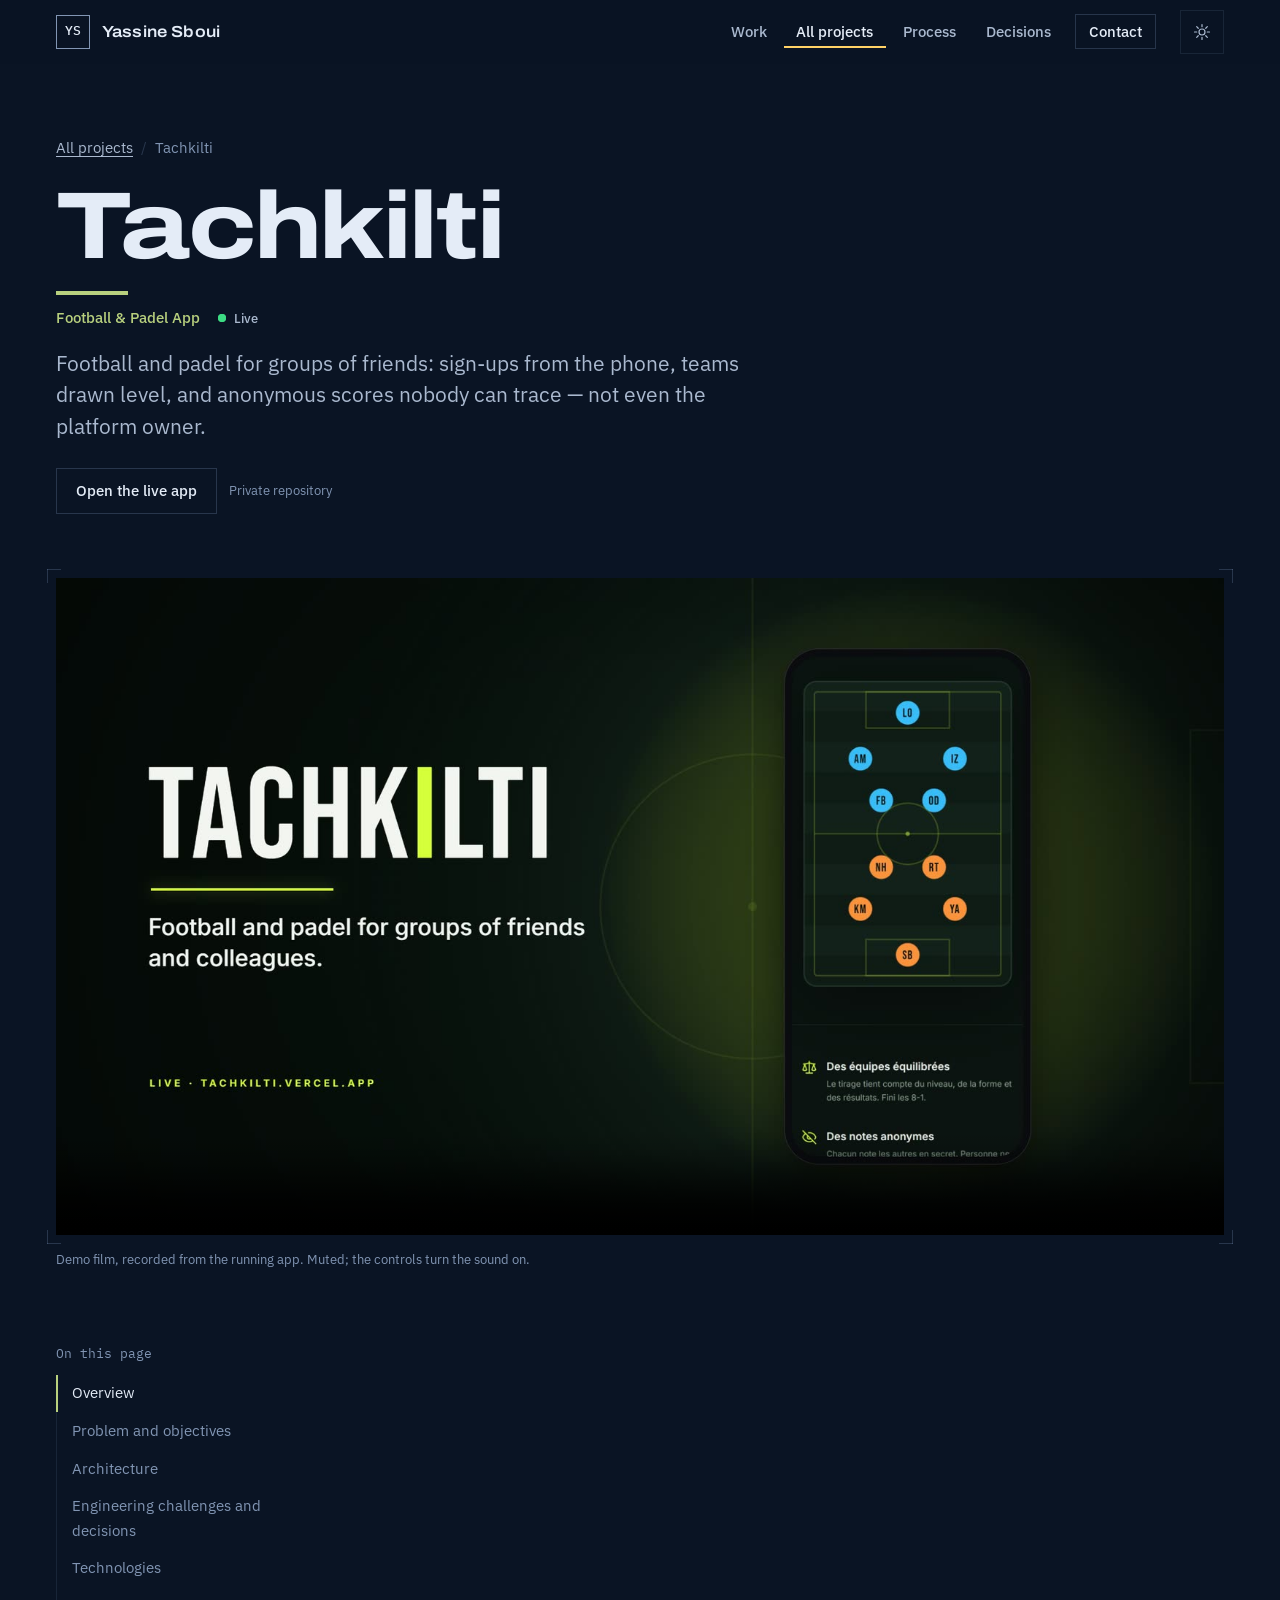
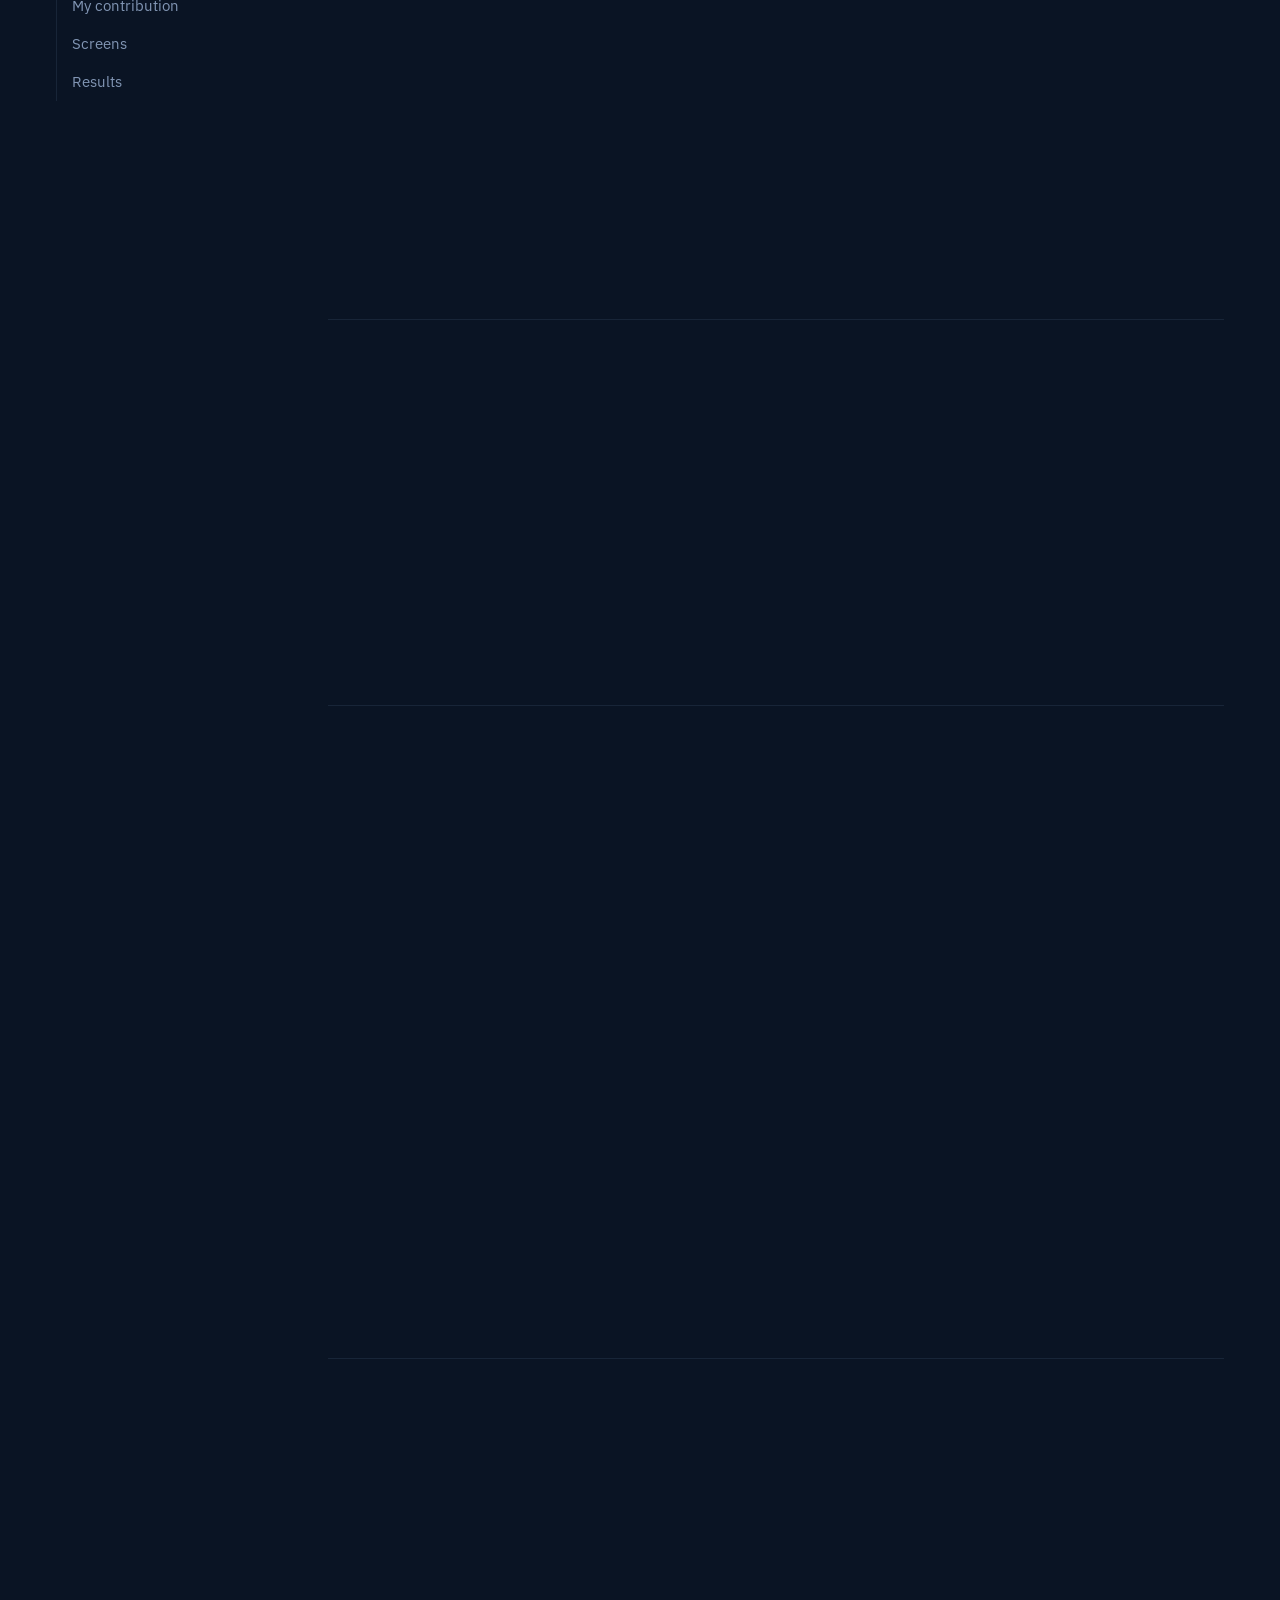
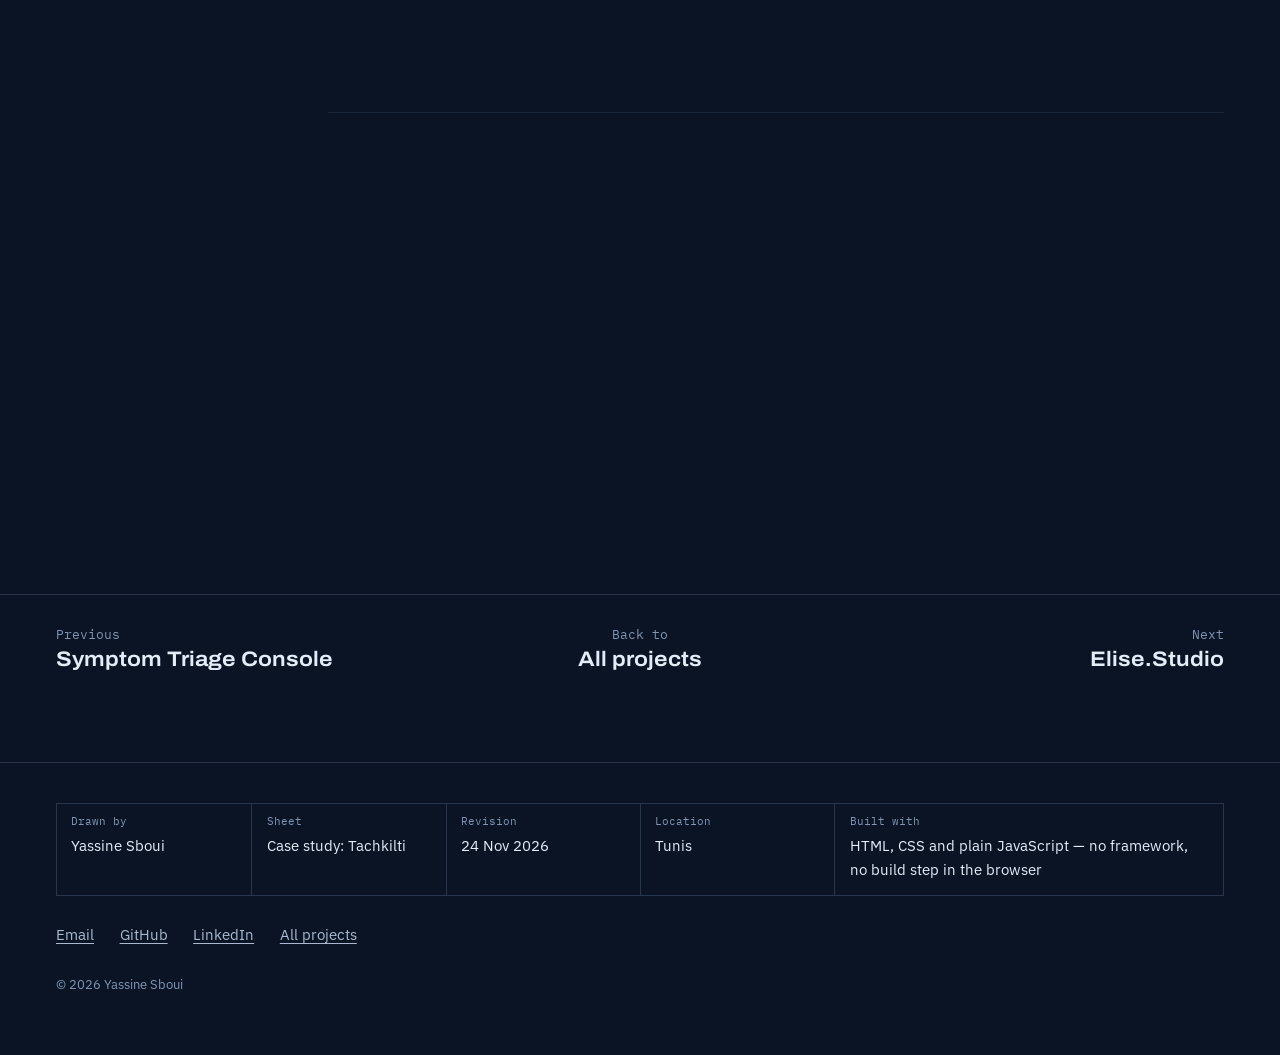
<file: work/tachkilti.html>
<!DOCTYPE html>
<html lang="en" data-theme="dark">
  <head>
    <meta charset="utf-8" />
    <meta name="viewport" content="width=device-width, initial-scale=1" />
    <title>Tachkilti — case study — Yassine Sboui</title>
    <meta name="description" content="Football and padel for groups of friends: sign-ups from the phone, teams drawn level, and anonymous scores nobody can trace — not even the platform owner." />
    <meta name="author" content="Yassine Sboui" />
    <meta name="theme-color" content="#0a1424" />
    <link rel="canonical" href="https://yassinesboui.vercel.app/work/tachkilti" />
    <meta property="og:type" content="website" />
    <meta property="og:title" content="Tachkilti — case study — Yassine Sboui" />
    <meta property="og:description" content="Football and padel for groups of friends: sign-ups from the phone, teams drawn level, and anonymous scores nobody can trace — not even the platform owner." />
    <meta property="og:url" content="https://yassinesboui.vercel.app/work/tachkilti" />
    <meta property="og:image" content="https://yassinesboui.vercel.app/assets/img/og-card.jpg" />
    <meta property="og:image:width" content="1200" />
    <meta property="og:image:height" content="630" />
    <meta name="twitter:card" content="summary_large_image" />
    <meta name="twitter:image" content="https://yassinesboui.vercel.app/assets/img/og-card.jpg" />
    <link rel="icon" type="image/png" href="../assets/img/favicon-64.png" />
    <link rel="apple-touch-icon" href="../assets/img/apple-touch-icon.png" />
    <!-- Set the theme before first paint, so a visitor who chose the light plate never sees
         the dark one flash first. main.js owns the toggle; this only reads the stored choice. -->
    <script>try{var t=localStorage.getItem('ys-theme');if(t)document.documentElement.setAttribute('data-theme',t)}catch(_){}document.documentElement.classList.add('js')</script>
    <!-- Fonts are self-hosted (assets/fonts), so no third-party origin sits on the critical path. They
         are deliberately not preloaded: on a slow link a preload competes with the stylesheet the
         first paint needs (measured 24 Nov 2026 with render/preload-ab.js), and swapping in causes no
         layout shift. -->
    <link rel="stylesheet" href="../assets/css/styles.css" />
    <script src="../assets/js/main.js" defer></script>
    <script src="../assets/js/case.js" defer></script>
  </head>
  <body>
    <a class="skip-link" href="#main">Skip to content</a>
    <header class="nav" id="nav">
      <nav class="nav__inner wrap" aria-label="Primary">
        <a href="../" class="nav__brand" aria-label="Yassine Sboui, home">
          <span class="nav__mark" aria-hidden="true">YS</span>
          <span class="nav__name">Yassine Sboui</span>
        </a>
        <ul class="nav__menu" id="navMenu">
          <li><a href="../#work">Work</a></li>
          <li><a href="../projects" aria-current="page">All projects</a></li>
          <li><a href="../#pipeline">Process</a></li>
          <li><a href="../#decisions">Decisions</a></li>
          <li><a href="../#contact" class="nav__cta">Contact</a></li>
        </ul>
        <div class="nav__tools">
          <button id="themeToggle" class="icon-btn" type="button" aria-label="Switch to light theme">
            <svg class="icon-sun" viewBox="0 0 24 24" width="18" height="18" aria-hidden="true"><circle cx="12" cy="12" r="4" /><path d="M12 2v3M12 19v3M2 12h3M19 12h3M4.9 4.9l2.1 2.1M17 17l2.1 2.1M19.1 4.9 17 7M7 17l-2.1 2.1" /></svg>
            <svg class="icon-moon" viewBox="0 0 24 24" width="18" height="18" aria-hidden="true"><path d="M21 12.8A9 9 0 1 1 11.2 3a7 7 0 0 0 9.8 9.8Z" /></svg>
          </button>
          <button class="nav__toggle icon-btn" id="navToggle" type="button" aria-expanded="false" aria-controls="navMenu" aria-label="Open navigation">
            <span></span><span></span>
          </button>
        </div>
      </nav>
      <span class="nav__progress" id="navProgress" aria-hidden="true"></span>
    </header>

    <main id="main" class="case accent-tachkilti">
      <header class="case__head wrap">
        <nav class="crumbs" aria-label="Breadcrumb"><ol><li><a href="../projects">All projects</a></li><li aria-current="page">Tachkilti</li></ol></nav>
        <h1 class="case__title">Tachkilti</h1>
        <div class="case__meta"><p class="case__kind">Football &amp; Padel App</p><p class="status status--live "><span class="status__dot" aria-hidden="true"></span>Live</p></div>
        <p class="case__summary">Football and padel for groups of friends: sign-ups from the phone, teams drawn level, and anonymous scores nobody can trace — not even the platform owner.</p>
        <div class="case__links"><a class="btn" href="https://tachkilti.vercel.app" target="_blank" rel="noopener">Open the live app</a><span class="note-private">Private repository</span></div>
      </header>
      <figure class="case__film wrap">
        <div class="project__media frame">
              <video controls muted loop playsinline preload="none" poster="../assets/video/tachkilti-poster.jpg" width="1600" height="900">
                <source src="../assets/video/tachkilti.mp4" type="video/mp4" />
                Your browser can't play this video. <a href="../assets/video/tachkilti.mp4">Download the film</a>.
              </video>
            </div>
        <figcaption>Demo film, recorded from the running app. Muted; the controls turn the sound on.</figcaption>
      </figure>
      <div class="case__layout wrap">
        <nav class="case__toc" aria-label="On this page"><p>On this page</p><ol><li><a href="#overview">Overview</a></li><li><a href="#problem">Problem and objectives</a></li><li><a href="#architecture">Architecture</a></li><li><a href="#engineering">Engineering challenges and decisions</a></li><li><a href="#stack">Technologies</a></li><li><a href="#contribution">My contribution</a></li><li><a href="#screens">Screens</a></li><li><a href="#results">Results</a></li></ol></nav>
        <div class="case__content">
        <section class="case__sec" id="overview" aria-labelledby="overview-h">
          <h2 class="case__h" id="overview-h">Overview</h2>
          <p class="case__lede">Football and padel for groups of friends and colleagues, live at tachkilti.vercel.app in French, English and Tounsi — Tunisian Arabic written in Latin letters. Players sign up for a match from their phones, and once it is full the teams are drawn level on each player&#x27;s level, form and results; a dropout holds the lineup and a return restores it. After the match the result goes in, the beaten side opens the app to a troll, and everyone scores everyone out of ten. Who scored whom is stored only as an HMAC keyed by a secret the database never holds, and notes and player ratings are sealed with AES-256-GCM, so not even the platform owner can say who gave what. Around it: seasons, stats and trophies; padel with pairs balanced on level and court side, Americano and Mexicano sessions, and the court cost split between the players; leagues and cups whose match sheets both captains confirm, validated on their own after 48 hours. Nuxt 4 over Drizzle and PostgreSQL: 137 API routes and 132 test files.</p>
        </section>
        <section class="case__sec" id="problem" aria-labelledby="problem-h">
          <h2 class="case__h" id="problem-h">Problem and objectives</h2>
          <p>Organising a weekly match among friends runs on group chats: who is in, who drops out, who plays on which side. Tachkilti turns that into an app, and adds the part a group chat cannot do honestly — players scoring each other without anyone knowing who gave what.</p><ul class="checklist"><li>Sign-ups from the phone, with teams drawn level once a match is full</li><li>Anonymous scores and notes after every match, anonymous even to someone reading the database</li><li>Leagues, cups and padel on the same accounts, in French, English and Tounsi</li></ul>
        </section>
        <section class="case__sec" id="architecture" aria-labelledby="architecture-h">
          <h2 class="case__h" id="architecture-h">Architecture</h2>
          <figure class="arch" data-arch data-reveal>
            <div class="arch__canvas frame">
              <svg viewBox="0 0 1116 364" class="arch__svg" aria-label="Architecture diagram of Tachkilti" role="group">
                <defs><marker id="arrow-tachkilti" viewBox="0 0 10 10" refX="9" refY="5" markerWidth="7" markerHeight="7" orient="auto-start-reverse"><path d="M0 0 10 5 0 10z" /></marker></defs>
                <g class="arch__edges" style="--marker:url(#arrow-tachkilti)"><g class="arch__edge" data-from="phone" data-to="api"><path d="M208 182 H262 V182 H316" id="e-tachkilti-0" /><text class="arch__elabel" x="262" y="174" text-anchor="middle">HTTPS</text></g><g class="arch__edge" data-from="api" data-to="domain"><path d="M504 182 H558 V58 H612" id="e-tachkilti-1" /></g><g class="arch__edge" data-from="api" data-to="vault"><path d="M504 182 H558 V306 H612" id="e-tachkilti-2" /></g><g class="arch__edge" data-from="domain" data-to="db"><path d="M800 58 H854 V182 H908" id="e-tachkilti-3" /><text class="arch__elabel" x="860" y="124" text-anchor="start">Drizzle</text></g><g class="arch__edge" data-from="vault" data-to="db"><path d="M800 306 H854 V182 H908" id="e-tachkilti-4" /><text class="arch__elabel" x="860" y="248" text-anchor="start">hashes, sealed</text></g><g class="arch__edge" data-from="api" data-to="push"><path d="M410 218 L410 270" id="e-tachkilti-5" /></g><g class="arch__edge rev" data-from="key" data-to="vault"><path d="M800 306 H854 V306 H908" id="e-tachkilti-6" /><text class="arch__elabel" x="854" y="298" text-anchor="middle">derives keys</text></g></g>
                <g class="arch__node" data-node="phone" tabindex="0" role="button" aria-describedby="arch-tachkilti-phone" style="--i:0" transform="translate(20 146)">
              <rect width="188" height="72" rx="2" />
              <text class="arch__name" x="14" y="29">Phone</text>
              <text class="arch__tech" x="14" y="51">Nuxt 4 · Vue 3 · PWA</text>
            </g><g class="arch__node" data-node="api" tabindex="0" role="button" aria-describedby="arch-tachkilti-api" style="--i:1" transform="translate(316 146)">
              <rect width="188" height="72" rx="2" />
              <text class="arch__name" x="14" y="29">Server API</text>
              <text class="arch__tech" x="14" y="51">Nuxt server · 137 routes</text>
            </g><g class="arch__node" data-node="domain" tabindex="0" role="button" aria-describedby="arch-tachkilti-domain" style="--i:2" transform="translate(612 22)">
              <rect width="188" height="72" rx="2" />
              <text class="arch__name" x="14" y="29">Domain services</text>
              <text class="arch__tech" x="14" y="51">draw · ratings · compet…</text>
            </g><g class="arch__node" data-node="vault" tabindex="0" role="button" aria-describedby="arch-tachkilti-vault" style="--i:3" transform="translate(612 270)">
              <rect width="188" height="72" rx="2" />
              <text class="arch__name" x="14" y="29">Anonymity vault</text>
              <text class="arch__tech" x="14" y="51">HMAC-SHA256 · AES-256-G…</text>
            </g><g class="arch__node" data-node="db" tabindex="0" role="button" aria-describedby="arch-tachkilti-db" style="--i:4" transform="translate(908 146)">
              <rect width="188" height="72" rx="2" />
              <text class="arch__name" x="14" y="29">PostgreSQL</text>
              <text class="arch__tech" x="14" y="51">Drizzle ORM · Neon</text>
            </g><g class="arch__node" data-node="push" tabindex="0" role="button" aria-describedby="arch-tachkilti-push" style="--i:5" transform="translate(316 270)">
              <rect width="188" height="72" rx="2" />
              <text class="arch__name" x="14" y="29">Push and mail</text>
              <text class="arch__tech" x="14" y="51">Web Push · SMTP or Rese…</text>
            </g><g class="arch__node" data-node="key" tabindex="0" role="button" aria-describedby="arch-tachkilti-key" style="--i:6" transform="translate(908 270)">
              <rect width="188" height="72" rx="2" />
              <text class="arch__name" x="14" y="29">PRIVACY_KEY</text>
              <text class="arch__tech" x="14" y="51">environment only</text>
            </g>
              </svg>
            </div>
            <div class="arch__detail" aria-live="polite">
              <p class="arch__detail-name">Phone</p>
              <p class="arch__detail-tech">Nuxt 4 · Vue 3 · PWA</p>
              <p class="arch__detail-desc">The installable app: French, English and Tounsi, the language chosen on the server for the first paint.</p>
            </div>
            <figcaption>Select a component to see what it does and what it connects to.<span class="arch__swipe"> On a narrow screen, swipe the drawing sideways to see all of it.</span></figcaption>
            <ul class="arch__list"><li id="arch-tachkilti-phone" data-node="phone"><strong>Phone</strong> <span class="arch__tech-full">Nuxt 4 · Vue 3 · PWA</span> — The installable app: French, English and Tounsi, the language chosen on the server for the first paint.</li><li id="arch-tachkilti-api" data-node="api"><strong>Server API</strong> <span class="arch__tech-full">Nuxt server · 137 routes</span> — Accounts, groups, matches, padel and competitions behind 137 API routes, with rate limits per action.</li><li id="arch-tachkilti-domain" data-node="domain"><strong>Domain services</strong> <span class="arch__tech-full">draw · ratings · competitions</span> — The balanced draw, the post-match flow, standings with head-to-head, and the 48-hour auto-validation of match sheets.</li><li id="arch-tachkilti-vault" data-node="vault"><strong>Anonymity vault</strong> <span class="arch__tech-full">HMAC-SHA256 · AES-256-GCM</span> — Every &quot;who&quot; column is a keyed hash; notes and player ratings are sealed. The key never enters the database.</li><li id="arch-tachkilti-db" data-node="db"><strong>PostgreSQL</strong> <span class="arch__tech-full">Drizzle ORM · Neon</span> — The data, migrated at build time; it holds hashes and sealed blobs, never who rated whom.</li><li id="arch-tachkilti-push" data-node="push"><strong>Push and mail</strong> <span class="arch__tech-full">Web Push · SMTP or Resend</span> — Match reminders and results to the phone; sign-up and reset links by mail.</li><li id="arch-tachkilti-key" data-node="key"><strong>PRIVACY_KEY</strong> <span class="arch__tech-full">environment only</span> — The one secret every vault key is derived from. It can never be rotated once ratings exist.</li></ul>
          </figure>
        </section>
        <section class="case__sec" id="engineering" aria-labelledby="engineering-h">
          <h2 class="case__h" id="engineering-h">Engineering challenges and decisions</h2>
          <ul class="notes"><li>Who scored whom kept only as an HMAC keyed by a secret the database never holds</li><li>Notes and player ratings sealed with AES-256-GCM; a player finds their own by recomputing the hash</li><li>Balanced draw on level, form and results; a dropout holds the lineup, a return restores it</li><li>Match sheets confirmed by both captains, auto-validated after 48 hours; head-to-head standings</li></ul><div class="case-decision"><h3>Nobody knows who</h3><dl>
              <div><dt>The constraint</dt><dd>After every match, players score each other out of ten and can leave a note. The scores are only honest if nobody — organiser, platform owner, anyone holding the database — can see who gave what.</dd></div>
              <div><dt>What I rejected</dt><dd>Storing the rater and hiding the column.</dd></div>
              <div><dt>What I did</dt><dd>Every &quot;who&quot; column — rater, note sender, poll voter — holds only an HMAC keyed by a secret that never enters the database; notes and player ratings are also sealed with AES-256-GCM. A player finds their own ratings by recomputing the hash.</dd></div>
              <div><dt>What it cost</dt><dd>The secret can never be rotated once ratings exist, and a moderator can hide a reported note but never learn who wrote it.</dd></div></dl></div>
        </section>
        <section class="case__sec" id="stack" aria-labelledby="stack-h">
          <h2 class="case__h" id="stack-h">Technologies</h2>
          <ul class="tags"><li>Nuxt 4</li><li>Vue 3</li><li>TypeScript</li><li>Drizzle ORM</li><li>PostgreSQL</li><li>PWA</li><li>Vitest</li><li>Playwright</li><li>Vercel</li></ul><p class="case__small">Also in use: Neon, Web Push, Vercel.</p>
        </section>
        <section class="case__sec" id="contribution" aria-labelledby="contribution-h">
          <h2 class="case__h" id="contribution-h">My contribution</h2>
          <p>Solo build — product, front end, API, data model, tests and deployment. I am the only committer on the repository.</p>
        </section>
        <section class="case__sec" id="screens" aria-labelledby="screens-h">
          <h2 class="case__h" id="screens-h">Screens</h2>
          <p class="case__small">Stills from the demo film, then screens captured from the running app.</p><ul class="shots"><li class="shot shot--still frame"><img src="../assets/img/work/tachkilti-still-1.jpg" alt="Still from the Tachkilti demo film" width="960" height="540" loading="lazy" decoding="async" /></li><li class="shot shot--still frame"><img src="../assets/img/work/tachkilti-still-2.jpg" alt="Still from the Tachkilti demo film" width="960" height="540" loading="lazy" decoding="async" /></li><li class="shot shot--still frame"><img src="../assets/img/work/tachkilti-still-3.jpg" alt="Still from the Tachkilti demo film" width="960" height="540" loading="lazy" decoding="async" /></li></ul><ul class="shots shots--phones"><li class="shot shot--phone"><img src="../assets/img/work/tachkilti-screen-t01-landing-tn.jpg" alt="Tachkilti on a phone: landing tn" width="480" loading="lazy" decoding="async" /></li><li class="shot shot--phone"><img src="../assets/img/work/tachkilti-screen-t05-teams.jpg" alt="Tachkilti on a phone: teams" width="480" loading="lazy" decoding="async" /></li><li class="shot shot--phone"><img src="../assets/img/work/tachkilti-screen-t09-troll.jpg" alt="Tachkilti on a phone: troll" width="480" loading="lazy" decoding="async" /></li><li class="shot shot--phone"><img src="../assets/img/work/tachkilti-screen-t10-rate-filled.jpg" alt="Tachkilti on a phone: rate filled" width="480" loading="lazy" decoding="async" /></li><li class="shot shot--phone"><img src="../assets/img/work/tachkilti-screen-t12-inbox.jpg" alt="Tachkilti on a phone: inbox" width="480" loading="lazy" decoding="async" /></li></ul>
        </section>
        <section class="case__sec" id="results" aria-labelledby="results-h">
          <h2 class="case__h" id="results-h">Results</h2>
          <dl class="schedule"><div><dt>Live</dt><dd>at tachkilti.vercel.app</dd></div><div><dt>137</dt><dd>API routes</dd></div><div><dt>132</dt><dd>test files, unit to Playwright end-to-end</dd></div><div><dt>3</dt><dd>locales: French, English, Tounsi</dd></div></dl>
        </section>
        </div>
      </div>
      <nav class="case__pager wrap" aria-label="More projects">
        <a href="medical-nlp" class="pager pager--prev"><span>Previous</span><strong>Symptom Triage Console</strong></a>
        <a href="../projects" class="pager pager--all"><span>Back to</span><strong>All projects</strong></a>
        <a href="elise-studio" class="pager pager--next"><span>Next</span><strong>Elise.Studio</strong></a>
      </nav>
    </main>
    <footer class="footer">
      <div class="wrap footer__inner">
        <dl class="titleblock" aria-label="About this site">
          <div><dt>Drawn by</dt><dd>Yassine Sboui</dd></div>
          <div><dt>Sheet</dt><dd>Case study: Tachkilti</dd></div>
          <div><dt>Revision</dt><dd>24 Nov 2026</dd></div>
          <div><dt>Location</dt><dd>Tunis</dd></div>
          <div><dt>Built with</dt><dd>HTML, CSS and plain JavaScript — no framework, no build step in the browser</dd></div>
        </dl>
        <ul class="footer__links">
          <li><a href="mailto:sboui.work@gmail.com">Email</a></li>
          <li><a href="https://github.com/YassineSboui" target="_blank" rel="noopener">GitHub</a></li>
          <li><a href="https://www.linkedin.com/in/yassine7sboui/" target="_blank" rel="noopener">LinkedIn</a></li>
          <li><a href="../projects">All projects</a></li>
        </ul>
        <p class="footer__copy">© <span id="year">2026</span> Yassine Sboui</p>
      </div>
    </footer>
  </body>
</html>
</file>
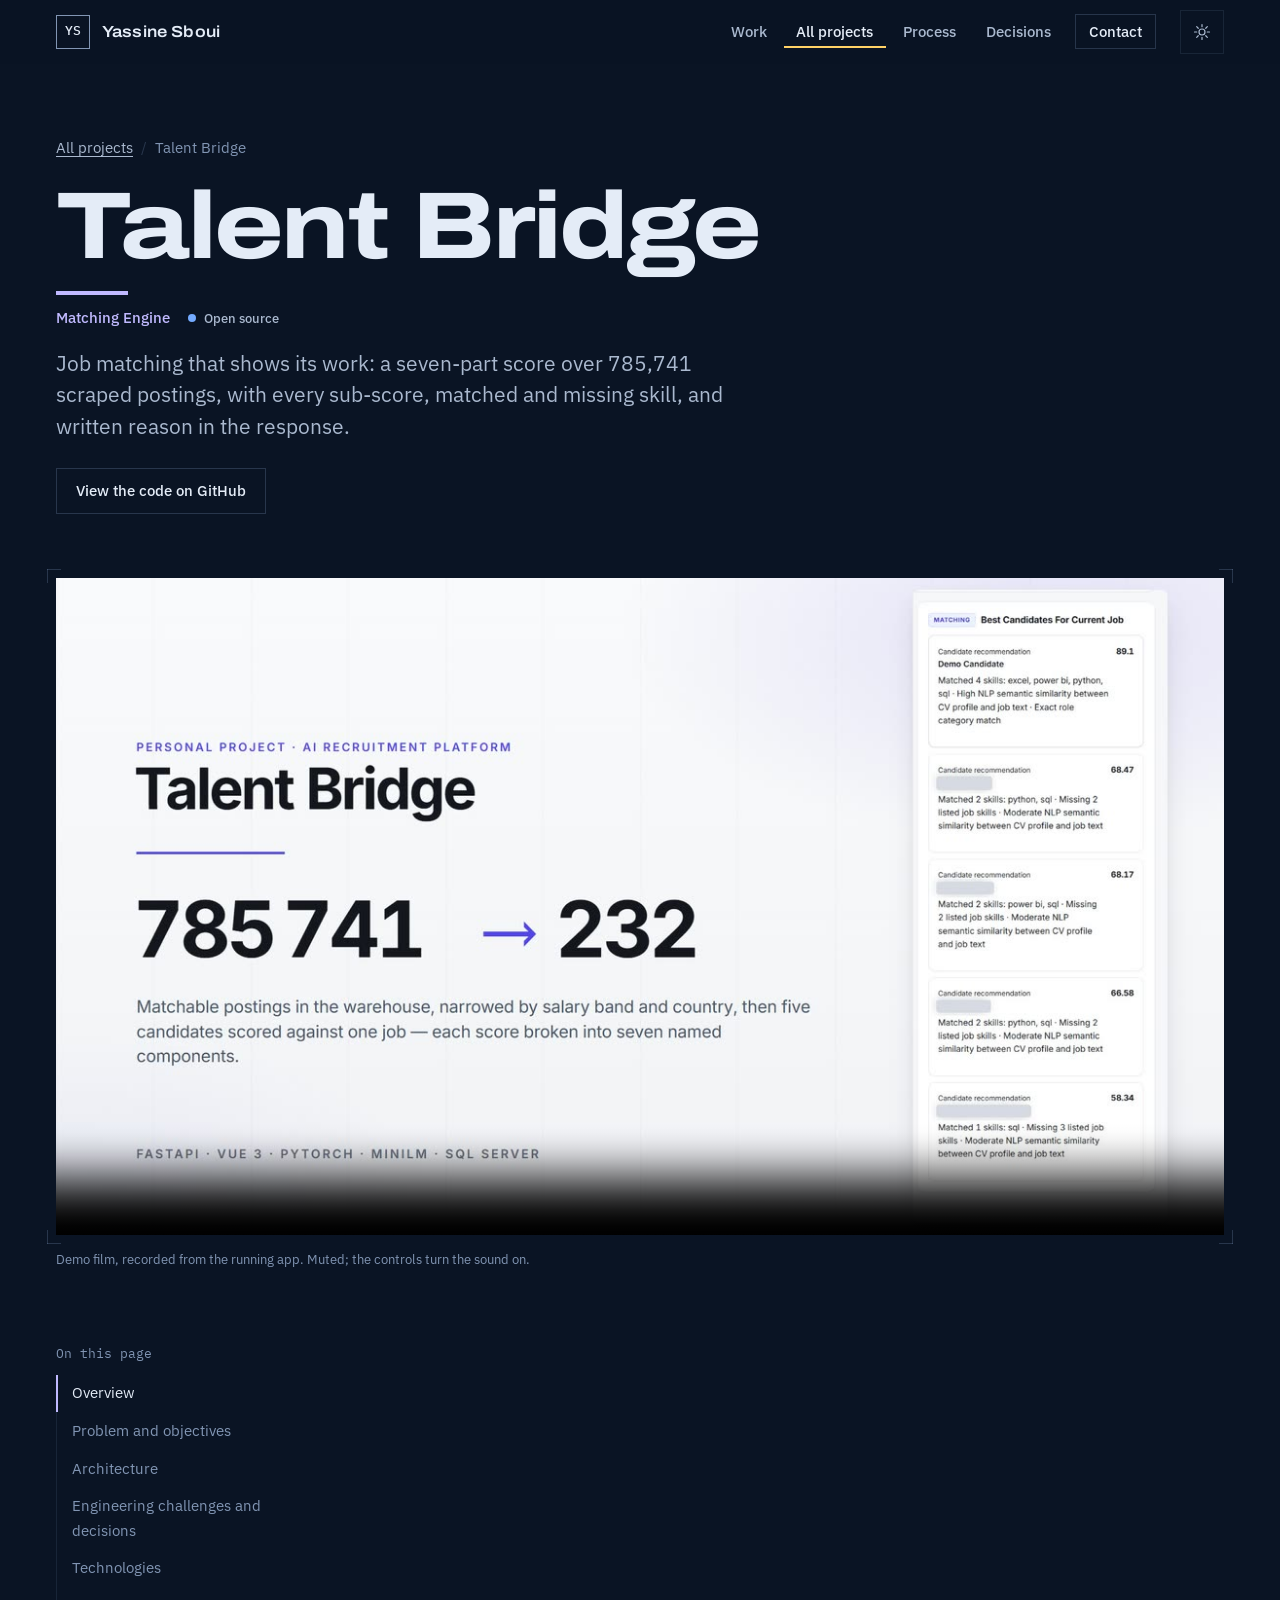
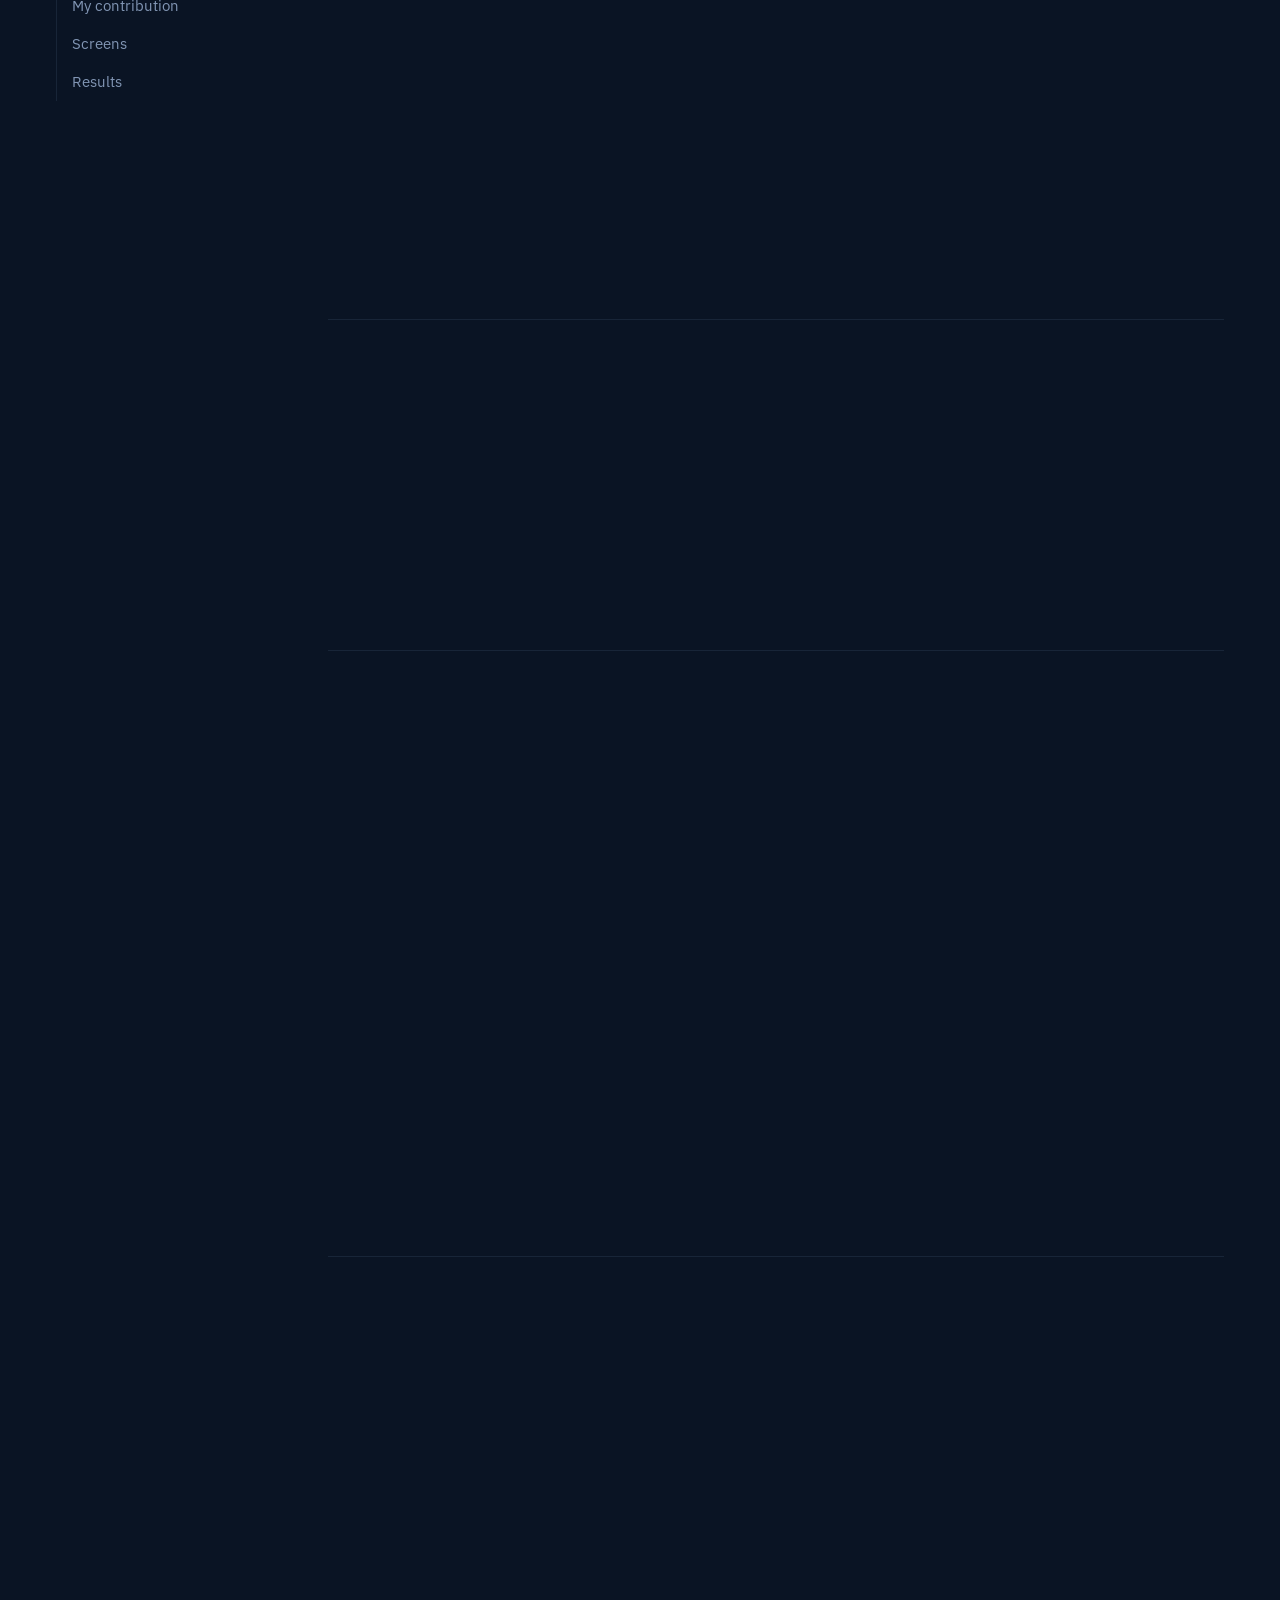
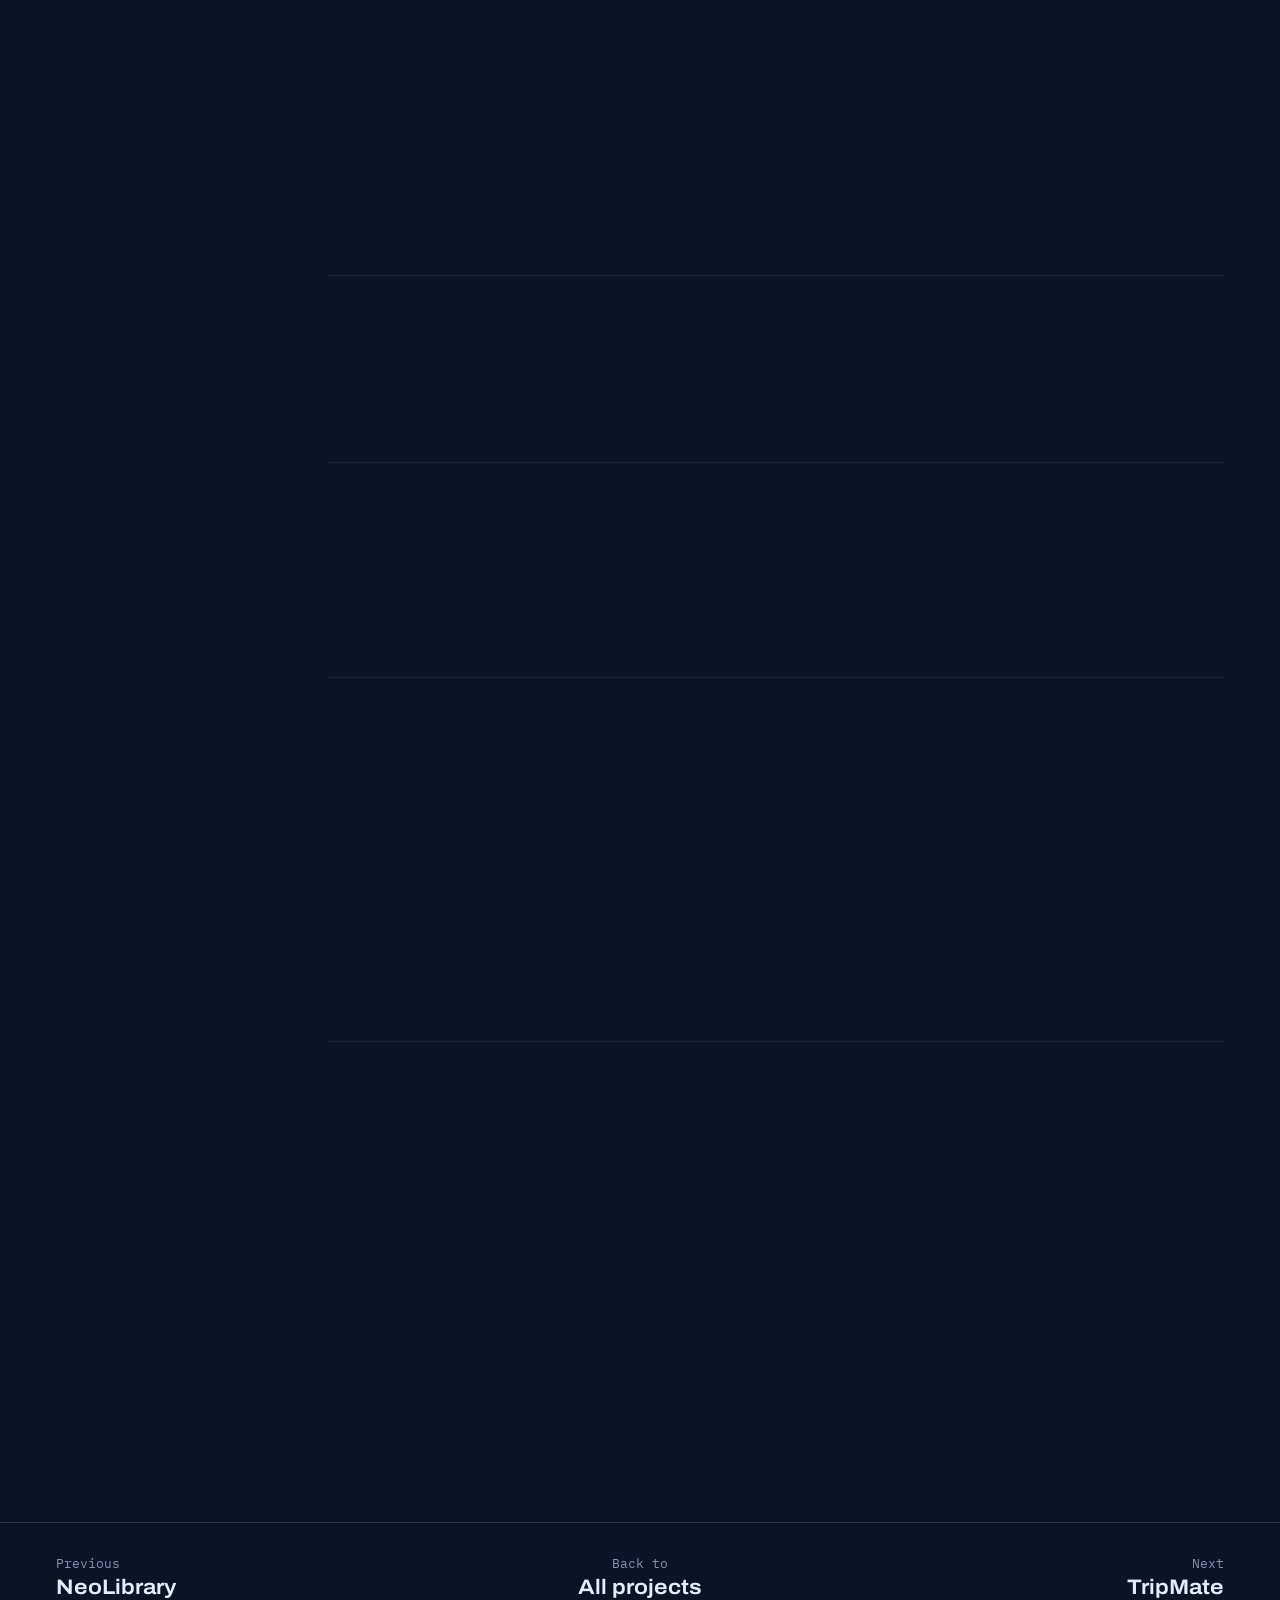
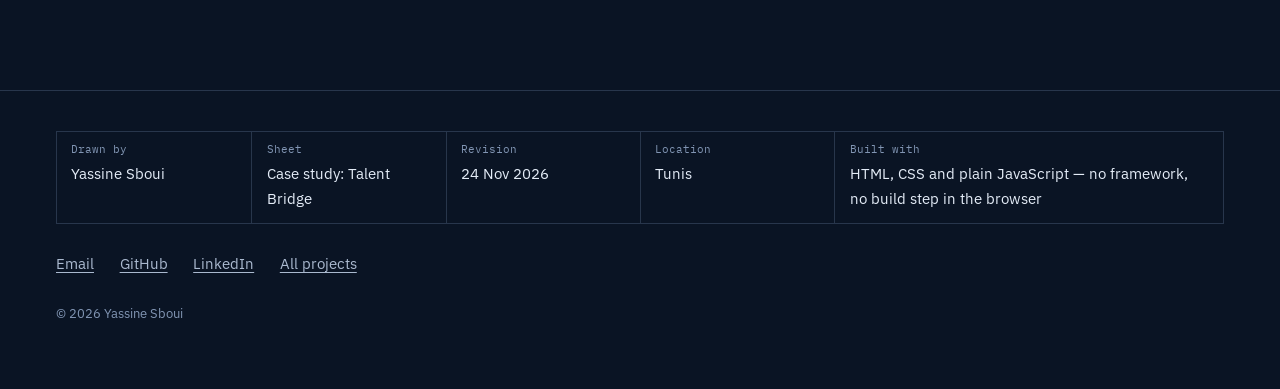
<file: work/talent-bridge.html>
<!DOCTYPE html>
<html lang="en" data-theme="dark">
  <head>
    <meta charset="utf-8" />
    <meta name="viewport" content="width=device-width, initial-scale=1" />
    <title>Talent Bridge — case study — Yassine Sboui</title>
    <meta name="description" content="Job matching that shows its work: a seven-part score over 785,741 scraped postings, with every sub-score, matched and missing skill, and written reason in the response." />
    <meta name="author" content="Yassine Sboui" />
    <meta name="theme-color" content="#0a1424" />
    <link rel="canonical" href="https://yassinesboui.vercel.app/work/talent-bridge" />
    <meta property="og:type" content="website" />
    <meta property="og:title" content="Talent Bridge — case study — Yassine Sboui" />
    <meta property="og:description" content="Job matching that shows its work: a seven-part score over 785,741 scraped postings, with every sub-score, matched and missing skill, and written reason in the response." />
    <meta property="og:url" content="https://yassinesboui.vercel.app/work/talent-bridge" />
    <meta property="og:image" content="https://yassinesboui.vercel.app/assets/img/og-card.jpg" />
    <meta property="og:image:width" content="1200" />
    <meta property="og:image:height" content="630" />
    <meta name="twitter:card" content="summary_large_image" />
    <meta name="twitter:image" content="https://yassinesboui.vercel.app/assets/img/og-card.jpg" />
    <link rel="icon" type="image/png" href="../assets/img/favicon-64.png" />
    <link rel="apple-touch-icon" href="../assets/img/apple-touch-icon.png" />
    <!-- Set the theme before first paint, so a visitor who chose the light plate never sees
         the dark one flash first. main.js owns the toggle; this only reads the stored choice. -->
    <script>try{var t=localStorage.getItem('ys-theme');if(t)document.documentElement.setAttribute('data-theme',t)}catch(_){}document.documentElement.classList.add('js')</script>
    <!-- Fonts are self-hosted (assets/fonts), so no third-party origin sits on the critical path. They
         are deliberately not preloaded: on a slow link a preload competes with the stylesheet the
         first paint needs (measured 24 Nov 2026 with render/preload-ab.js), and swapping in causes no
         layout shift. -->
    <link rel="stylesheet" href="../assets/css/styles.css" />
    <script src="../assets/js/main.js" defer></script>
    <script src="../assets/js/case.js" defer></script>
  </head>
  <body>
    <a class="skip-link" href="#main">Skip to content</a>
    <header class="nav" id="nav">
      <nav class="nav__inner wrap" aria-label="Primary">
        <a href="../" class="nav__brand" aria-label="Yassine Sboui, home">
          <span class="nav__mark" aria-hidden="true">YS</span>
          <span class="nav__name">Yassine Sboui</span>
        </a>
        <ul class="nav__menu" id="navMenu">
          <li><a href="../#work">Work</a></li>
          <li><a href="../projects" aria-current="page">All projects</a></li>
          <li><a href="../#pipeline">Process</a></li>
          <li><a href="../#decisions">Decisions</a></li>
          <li><a href="../#contact" class="nav__cta">Contact</a></li>
        </ul>
        <div class="nav__tools">
          <button id="themeToggle" class="icon-btn" type="button" aria-label="Switch to light theme">
            <svg class="icon-sun" viewBox="0 0 24 24" width="18" height="18" aria-hidden="true"><circle cx="12" cy="12" r="4" /><path d="M12 2v3M12 19v3M2 12h3M19 12h3M4.9 4.9l2.1 2.1M17 17l2.1 2.1M19.1 4.9 17 7M7 17l-2.1 2.1" /></svg>
            <svg class="icon-moon" viewBox="0 0 24 24" width="18" height="18" aria-hidden="true"><path d="M21 12.8A9 9 0 1 1 11.2 3a7 7 0 0 0 9.8 9.8Z" /></svg>
          </button>
          <button class="nav__toggle icon-btn" id="navToggle" type="button" aria-expanded="false" aria-controls="navMenu" aria-label="Open navigation">
            <span></span><span></span>
          </button>
        </div>
      </nav>
      <span class="nav__progress" id="navProgress" aria-hidden="true"></span>
    </header>

    <main id="main" class="case accent-talent-bridge">
      <header class="case__head wrap">
        <nav class="crumbs" aria-label="Breadcrumb"><ol><li><a href="../projects">All projects</a></li><li aria-current="page">Talent Bridge</li></ol></nav>
        <h1 class="case__title">Talent Bridge</h1>
        <div class="case__meta"><p class="case__kind">Matching Engine</p><p class="status status--open "><span class="status__dot" aria-hidden="true"></span>Open source</p></div>
        <p class="case__summary">Job matching that shows its work: a seven-part score over 785,741 scraped postings, with every sub-score, matched and missing skill, and written reason in the response.</p>
        <div class="case__links"><a class="btn" href="https://github.com/YassineSboui/Talent-Bridge" target="_blank" rel="noopener">View the code on GitHub</a></div>
      </header>
      <figure class="case__film wrap">
        <div class="project__media frame">
              <video controls muted loop playsinline preload="none" poster="../assets/video/talent-bridge-poster.jpg" width="1600" height="900">
                <source src="../assets/video/talent-bridge.mp4" type="video/mp4" />
                Your browser can't play this video. <a href="../assets/video/talent-bridge.mp4">Download the film</a>.
              </video>
            </div>
        <figcaption>Demo film, recorded from the running app. Muted; the controls turn the sound on.</figcaption>
      </figure>
      <div class="case__layout wrap">
        <nav class="case__toc" aria-label="On this page"><p>On this page</p><ol><li><a href="#overview">Overview</a></li><li><a href="#problem">Problem and objectives</a></li><li><a href="#architecture">Architecture</a></li><li><a href="#engineering">Engineering challenges and decisions</a></li><li><a href="#stack">Technologies</a></li><li><a href="#contribution">My contribution</a></li><li><a href="#screens">Screens</a></li><li><a href="#results">Results</a></li></ol></nav>
        <div class="case__content">
        <section class="case__sec" id="overview" aria-labelledby="overview-h">
          <h2 class="case__h" id="overview-h">Overview</h2>
          <p class="case__lede">Keyword ATS filters rank a job title above a candidate who can do the work, and explain neither decision. Talent Bridge puts an uploaded PDF through a CNN document gate that accepts it, rejects it, or holds it back as unverified — the stored sample accepts at 0.997 — grades its structure and content 96 out of 100 on a hybrid deep-learning-and-rules path, and scans its text against a fixed 84-skill vocabulary. That profile is then scored against job rows from a SQL Server star-schema warehouse on seven weighted components — skills 0.35, MiniLM embedding similarity 0.25, then role, experience, education, location, opportunity — and the API response carries every sub-score, matched and missing skills, and written reasons. Demand comes from the corpus itself: 668,704 of 785,741 scraped postings carry parsable skills. The hard part was false positives: two stages of ceilings cap matches supported only by the job title, so a title hit with a skills sub-score under 35 is held at 62.</p>
        </section>
        <section class="case__sec" id="problem" aria-labelledby="problem-h">
          <h2 class="case__h" id="problem-h">Problem and objectives</h2>
          <p>Keyword ATS filters rank a job title above a candidate who can do the work, and explain neither decision.</p><ul class="checklist"><li>Screen an uploaded CV before trusting it</li><li>Score it against real postings on components a recruiter can read</li><li>Stop a matching job title from outranking matching skills</li></ul>
        </section>
        <section class="case__sec" id="architecture" aria-labelledby="architecture-h">
          <h2 class="case__h" id="architecture-h">Architecture</h2>
          <figure class="arch" data-arch data-reveal>
            <div class="arch__canvas frame">
              <svg viewBox="0 0 1236 364" class="arch__svg" aria-label="Architecture diagram of Talent Bridge" role="group">
                <defs><marker id="arrow-talent-bridge" viewBox="0 0 10 10" refX="9" refY="5" markerWidth="7" markerHeight="7" orient="auto-start-reverse"><path d="M0 0 10 5 0 10z" /></marker></defs>
                <g class="arch__edges" style="--marker:url(#arrow-talent-bridge)"><g class="arch__edge" data-from="upload" data-to="gate"><path d="M208 182 H240 V58 H272" id="e-talent-bridge-0" /></g><g class="arch__edge" data-from="upload" data-to="grade"><path d="M208 182 H240 V306 H272" id="e-talent-bridge-1" /></g><g class="arch__edge" data-from="gate" data-to="score"><path d="M460 58 H492 V182 H524" id="e-talent-bridge-2" /></g><g class="arch__edge" data-from="grade" data-to="score"><path d="M460 306 H492 V182 H524" id="e-talent-bridge-3" /></g><g class="arch__edge rev" data-from="dw" data-to="score"><path d="M712 182 H744 V58 H776" id="e-talent-bridge-4" /><text class="arch__elabel" x="750" y="124" text-anchor="start">postings</text></g><g class="arch__edge" data-from="score" data-to="api"><path d="M712 182 H744 V306 H776" id="e-talent-bridge-5" /></g><g class="arch__edge" data-from="api" data-to="ui"><path d="M964 306 H996 V306 H1028" id="e-talent-bridge-6" /><text class="arch__elabel" x="996" y="298" text-anchor="middle">JSON</text></g></g>
                <g class="arch__node" data-node="upload" tabindex="0" role="button" aria-describedby="arch-talent-bridge-upload" style="--i:0" transform="translate(20 146)">
              <rect width="188" height="72" rx="2" />
              <text class="arch__name" x="14" y="29">CV upload</text>
              <text class="arch__tech" x="14" y="51">PDF</text>
            </g><g class="arch__node" data-node="gate" tabindex="0" role="button" aria-describedby="arch-talent-bridge-gate" style="--i:1" transform="translate(272 22)">
              <rect width="188" height="72" rx="2" />
              <text class="arch__name" x="14" y="29">Document gate</text>
              <text class="arch__tech" x="14" y="51">CNN + text evidence</text>
            </g><g class="arch__node" data-node="grade" tabindex="0" role="button" aria-describedby="arch-talent-bridge-grade" style="--i:2" transform="translate(272 270)">
              <rect width="188" height="72" rx="2" />
              <text class="arch__name" x="14" y="29">Quality grade</text>
              <text class="arch__tech" x="14" y="51">deep learning + rules</text>
            </g><g class="arch__node" data-node="score" tabindex="0" role="button" aria-describedby="arch-talent-bridge-score" style="--i:3" transform="translate(524 146)">
              <rect width="188" height="72" rx="2" />
              <text class="arch__name" x="14" y="29">Scoring engine</text>
              <text class="arch__tech" x="14" y="51">PyTorch · MiniLM</text>
            </g><g class="arch__node" data-node="dw" tabindex="0" role="button" aria-describedby="arch-talent-bridge-dw" style="--i:4" transform="translate(776 22)">
              <rect width="188" height="72" rx="2" />
              <text class="arch__name" x="14" y="29">Warehouse</text>
              <text class="arch__tech" x="14" y="51">SQL Server · SSIS</text>
            </g><g class="arch__node" data-node="api" tabindex="0" role="button" aria-describedby="arch-talent-bridge-api" style="--i:5" transform="translate(776 270)">
              <rect width="188" height="72" rx="2" />
              <text class="arch__name" x="14" y="29">API</text>
              <text class="arch__tech" x="14" y="51">FastAPI · 65 routes</text>
            </g><g class="arch__node" data-node="ui" tabindex="0" role="button" aria-describedby="arch-talent-bridge-ui" style="--i:6" transform="translate(1028 270)">
              <rect width="188" height="72" rx="2" />
              <text class="arch__name" x="14" y="29">Dashboard</text>
              <text class="arch__tech" x="14" y="51">Vue 3 · Power BI</text>
            </g>
              </svg>
            </div>
            <div class="arch__detail" aria-live="polite">
              <p class="arch__detail-name">CV upload</p>
              <p class="arch__detail-tech">PDF</p>
              <p class="arch__detail-desc">The candidate&#x27;s document.</p>
            </div>
            <figcaption>Select a component to see what it does and what it connects to.<span class="arch__swipe"> On a narrow screen, swipe the drawing sideways to see all of it.</span></figcaption>
            <ul class="arch__list"><li id="arch-talent-bridge-upload" data-node="upload"><strong>CV upload</strong> <span class="arch__tech-full">PDF</span> — The candidate&#x27;s document.</li><li id="arch-talent-bridge-gate" data-node="gate"><strong>Document gate</strong> <span class="arch__tech-full">CNN + text evidence</span> — Accepts, rejects, or holds the file back as unverified.</li><li id="arch-talent-bridge-grade" data-node="grade"><strong>Quality grade</strong> <span class="arch__tech-full">deep learning + rules</span> — Structure and content graded out of 100.</li><li id="arch-talent-bridge-score" data-node="score"><strong>Scoring engine</strong> <span class="arch__tech-full">PyTorch · MiniLM</span> — Seven weighted components, then two stages of ceilings.</li><li id="arch-talent-bridge-dw" data-node="dw"><strong>Warehouse</strong> <span class="arch__tech-full">SQL Server · SSIS</span> — A 14-table star schema with bridge tables for each posting&#x27;s skills.</li><li id="arch-talent-bridge-api" data-node="api"><strong>API</strong> <span class="arch__tech-full">FastAPI · 65 routes</span> — Every sub-score, matched and missing skills, and the reasons.</li><li id="arch-talent-bridge-ui" data-node="ui"><strong>Dashboard</strong> <span class="arch__tech-full">Vue 3 · Power BI</span> — What recruiters and candidates read.</li></ul>
          </figure>
        </section>
        <section class="case__sec" id="engineering" aria-labelledby="engineering-h">
          <h2 class="case__h" id="engineering-h">Engineering challenges and decisions</h2>
          <ul class="notes"><li>Two-stage cap layer ceilings title-only and low-signal-skill matches before ranking</li><li>Missing skills tiered critical to low by demand across 668,704 skill-bearing postings</li><li>SSIS star schema, 14 tables, bridge tables decomposing each posting&#x27;s skill list</li><li>CNN plus text-evidence document gate, then a hybrid DL-and-rules quality grade out of 100</li></ul><div class="case-decision"><h3>The 62 cap</h3><dl>
              <div><dt>The constraint</dt><dd>Keyword ATS filters rank a job title above a candidate who can do the work, and explain neither decision.</dd></div>
              <div><dt>What I rejected</dt><dd>One confidence score.</dd></div>
              <div><dt>What I did</dt><dd>Two stages of ceilings cap matches supported only by the job title: a title hit with a skills sub-score under 35 is held at 62.</dd></div>
              <div><dt>What it cost</dt><dd>Real title matches get capped too.</dd></div></dl></div>
        </section>
        <section class="case__sec" id="stack" aria-labelledby="stack-h">
          <h2 class="case__h" id="stack-h">Technologies</h2>
          <ul class="tags"><li>Python</li><li>FastAPI</li><li>PyTorch</li><li>sentence-transformers</li><li>Vue 3</li><li>SQL Server</li><li>SSIS</li><li>Power BI</li></ul>
        </section>
        <section class="case__sec" id="contribution" aria-labelledby="contribution-h">
          <h2 class="case__h" id="contribution-h">My contribution</h2>
          <p>Built the scoring engine, the FastAPI backend, the SQL Server warehouse and the Vue dashboard.</p>
        </section>
        <section class="case__sec" id="screens" aria-labelledby="screens-h">
          <h2 class="case__h" id="screens-h">Screens</h2>
          <p class="case__small">Stills from the demo film.</p><ul class="shots"><li class="shot shot--still frame"><img src="../assets/img/work/talent-bridge-still-1.jpg" alt="Still from the Talent Bridge demo film" width="960" height="540" loading="lazy" decoding="async" /></li><li class="shot shot--still frame"><img src="../assets/img/work/talent-bridge-still-2.jpg" alt="Still from the Talent Bridge demo film" width="960" height="540" loading="lazy" decoding="async" /></li><li class="shot shot--still frame"><img src="../assets/img/work/talent-bridge-still-3.jpg" alt="Still from the Talent Bridge demo film" width="960" height="540" loading="lazy" decoding="async" /></li></ul>
        </section>
        <section class="case__sec" id="results" aria-labelledby="results-h">
          <h2 class="case__h" id="results-h">Results</h2>
          <dl class="schedule"><div><dt>785,741</dt><dd>scraped postings; 668,704 carry parsable skills</dd></div><div><dt>65</dt><dd>FastAPI routes</dd></div><div><dt>14</dt><dd>tables in a SQL Server star schema built by 6 SSIS packages</dd></div><div><dt>0.997</dt><dd>document-gate acceptance on the stored sample, graded 96 out of 100</dd></div></dl>
        </section>
        </div>
      </div>
      <nav class="case__pager wrap" aria-label="More projects">
        <a href="neolibrary" class="pager pager--prev"><span>Previous</span><strong>NeoLibrary</strong></a>
        <a href="../projects" class="pager pager--all"><span>Back to</span><strong>All projects</strong></a>
        <a href="tripmate" class="pager pager--next"><span>Next</span><strong>TripMate</strong></a>
      </nav>
    </main>
    <footer class="footer">
      <div class="wrap footer__inner">
        <dl class="titleblock" aria-label="About this site">
          <div><dt>Drawn by</dt><dd>Yassine Sboui</dd></div>
          <div><dt>Sheet</dt><dd>Case study: Talent Bridge</dd></div>
          <div><dt>Revision</dt><dd>24 Nov 2026</dd></div>
          <div><dt>Location</dt><dd>Tunis</dd></div>
          <div><dt>Built with</dt><dd>HTML, CSS and plain JavaScript — no framework, no build step in the browser</dd></div>
        </dl>
        <ul class="footer__links">
          <li><a href="mailto:sboui.work@gmail.com">Email</a></li>
          <li><a href="https://github.com/YassineSboui" target="_blank" rel="noopener">GitHub</a></li>
          <li><a href="https://www.linkedin.com/in/yassine7sboui/" target="_blank" rel="noopener">LinkedIn</a></li>
          <li><a href="../projects">All projects</a></li>
        </ul>
        <p class="footer__copy">© <span id="year">2026</span> Yassine Sboui</p>
      </div>
    </footer>
  </body>
</html>
</file>
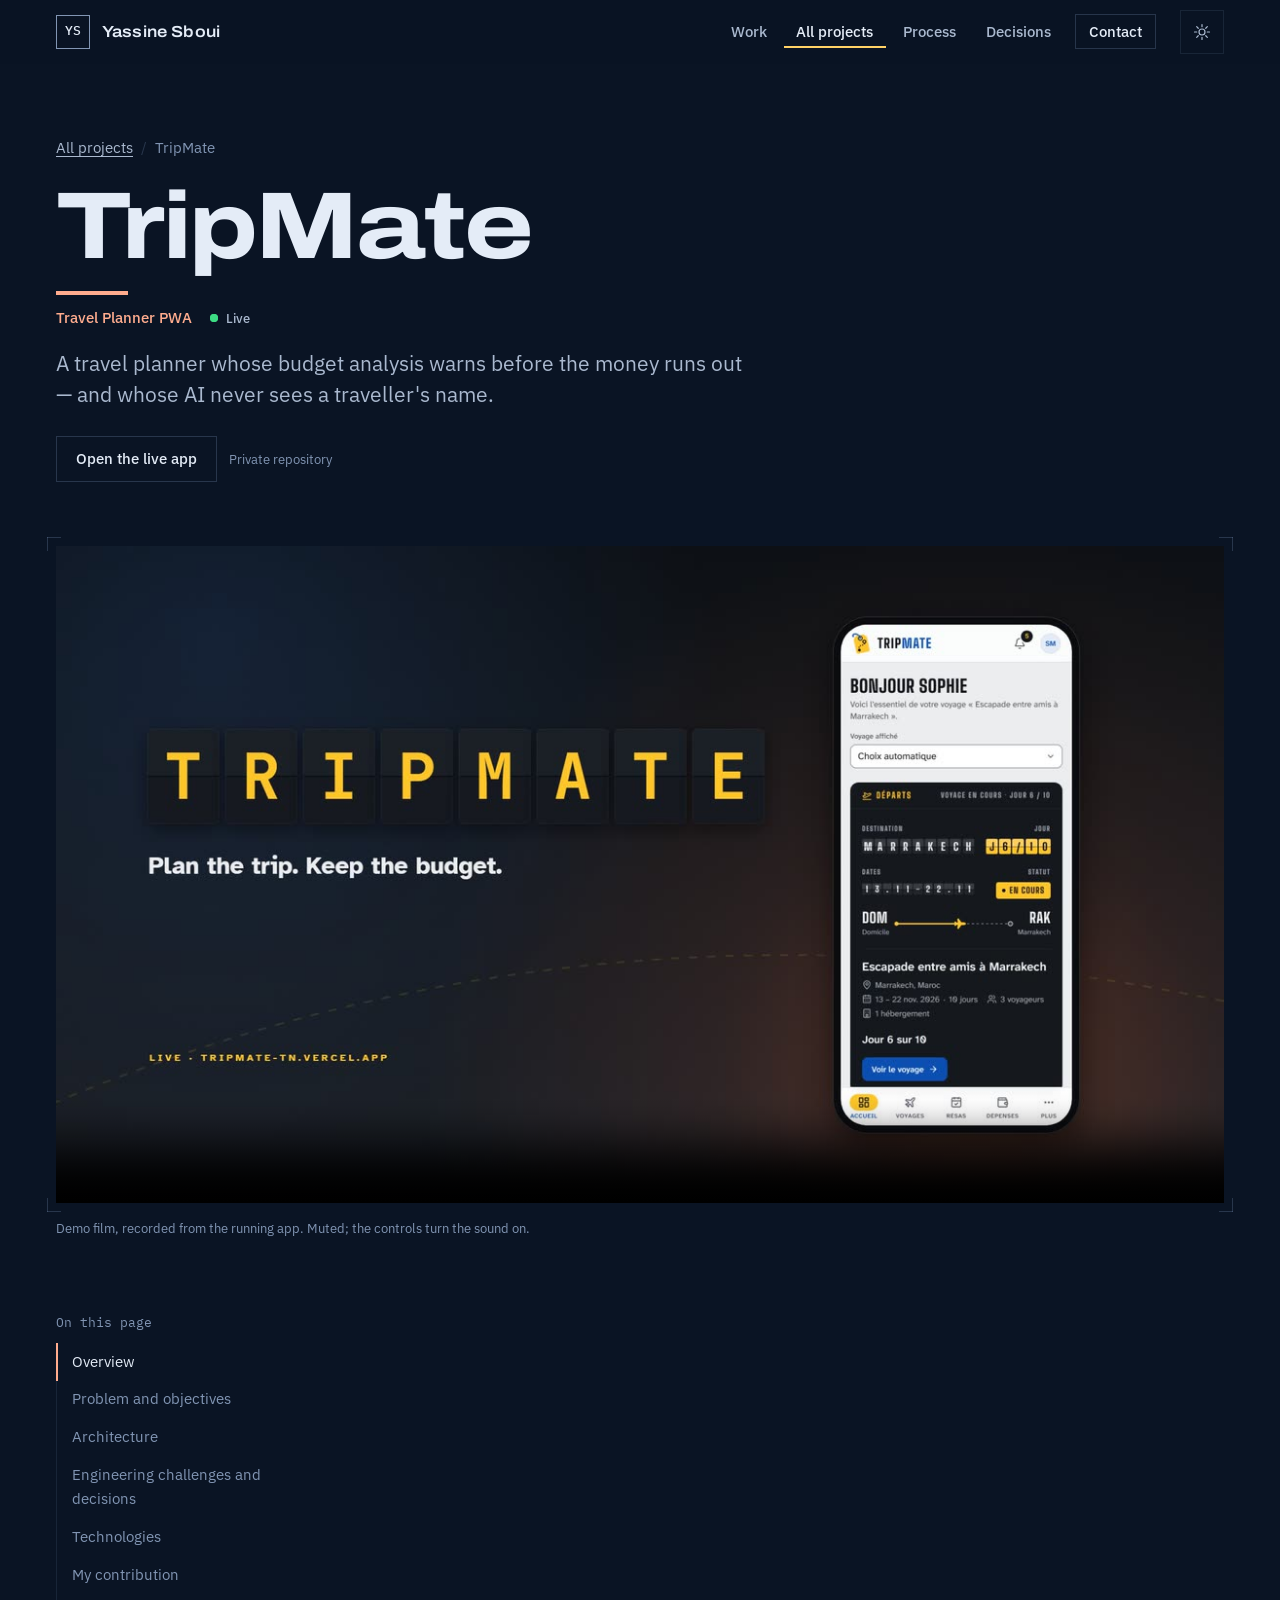
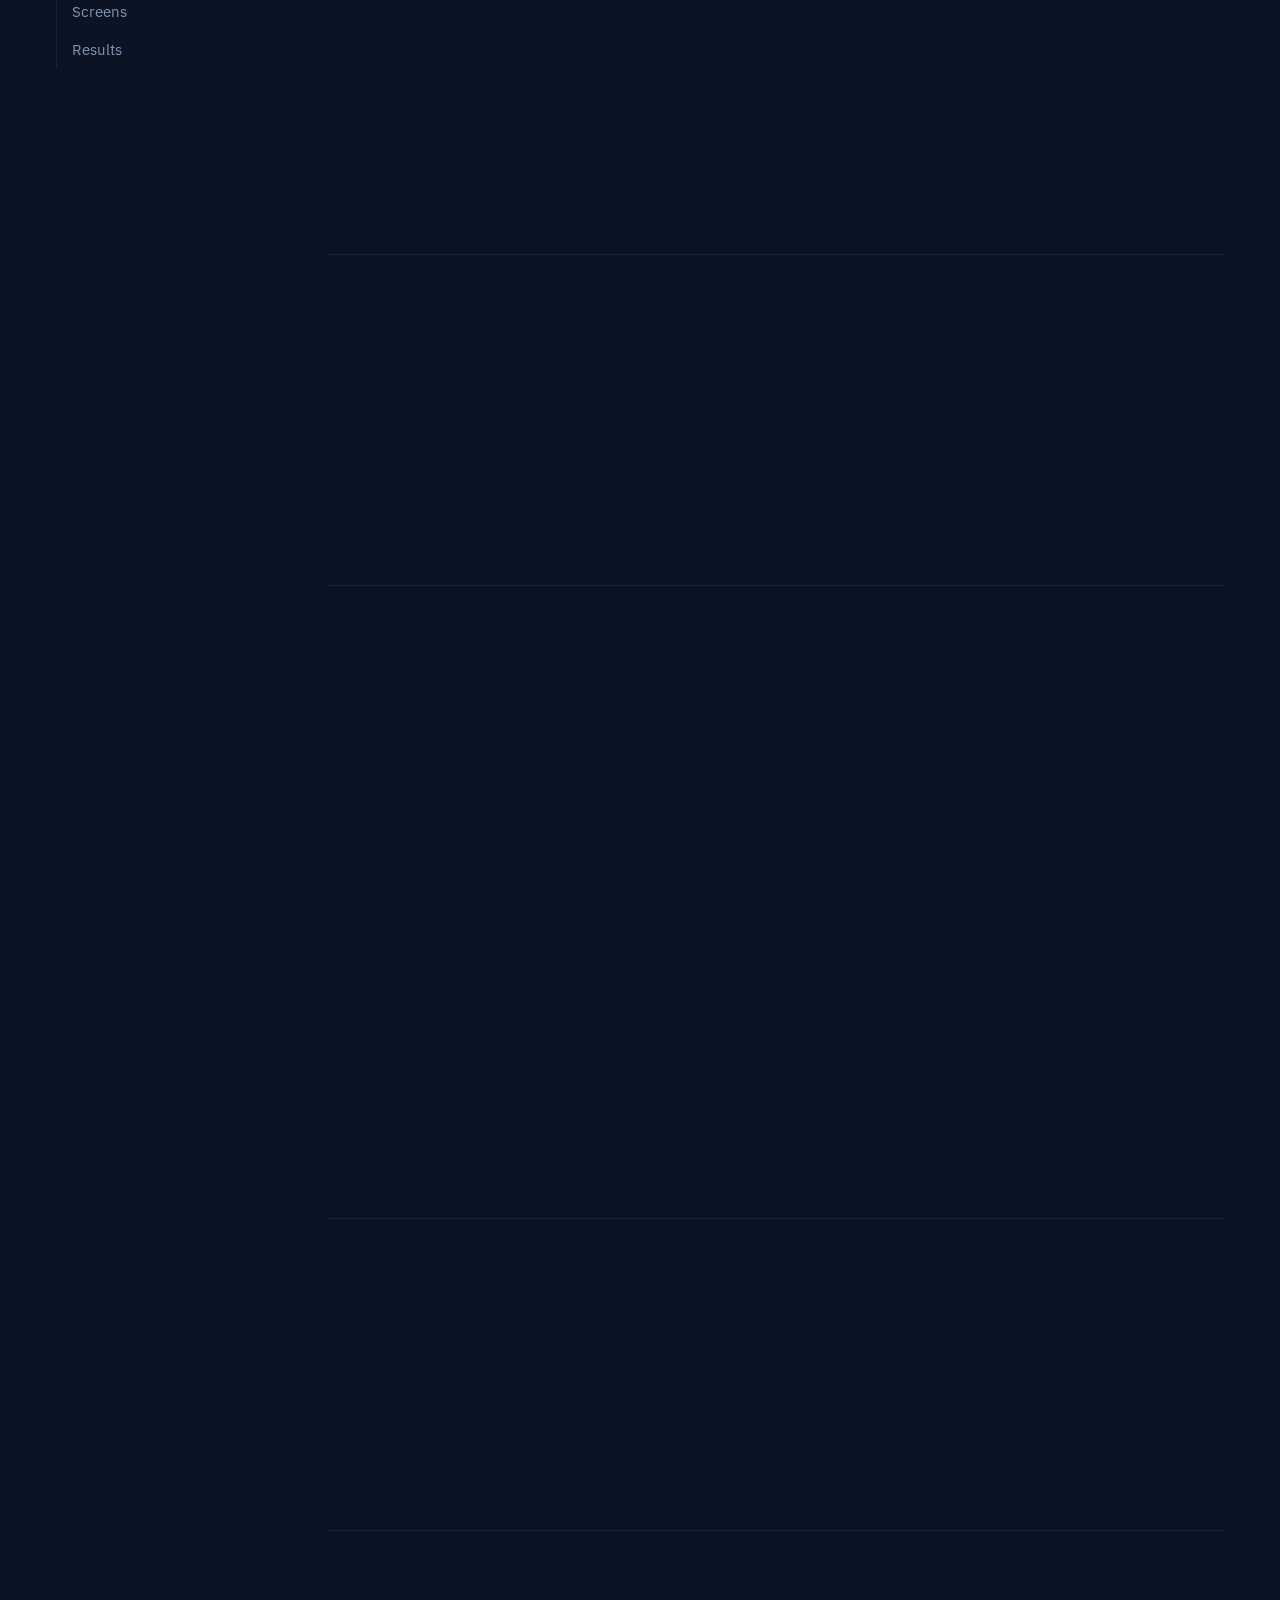
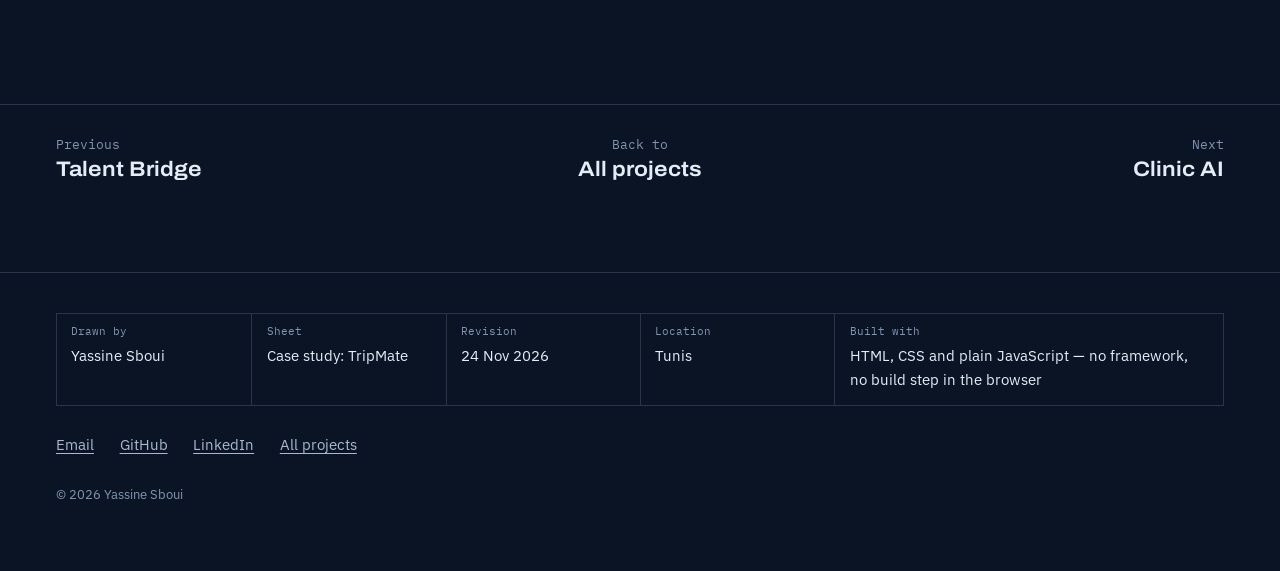
<file: work/tripmate.html>
<!DOCTYPE html>
<html lang="en" data-theme="dark">
  <head>
    <meta charset="utf-8" />
    <meta name="viewport" content="width=device-width, initial-scale=1" />
    <title>TripMate — case study — Yassine Sboui</title>
    <meta name="description" content="A travel planner whose budget analysis warns before the money runs out — and whose AI never sees a traveller&#x27;s name." />
    <meta name="author" content="Yassine Sboui" />
    <meta name="theme-color" content="#0a1424" />
    <link rel="canonical" href="https://yassinesboui.vercel.app/work/tripmate" />
    <meta property="og:type" content="website" />
    <meta property="og:title" content="TripMate — case study — Yassine Sboui" />
    <meta property="og:description" content="A travel planner whose budget analysis warns before the money runs out — and whose AI never sees a traveller&#x27;s name." />
    <meta property="og:url" content="https://yassinesboui.vercel.app/work/tripmate" />
    <meta property="og:image" content="https://yassinesboui.vercel.app/assets/img/og-card.jpg" />
    <meta property="og:image:width" content="1200" />
    <meta property="og:image:height" content="630" />
    <meta name="twitter:card" content="summary_large_image" />
    <meta name="twitter:image" content="https://yassinesboui.vercel.app/assets/img/og-card.jpg" />
    <link rel="icon" type="image/png" href="../assets/img/favicon-64.png" />
    <link rel="apple-touch-icon" href="../assets/img/apple-touch-icon.png" />
    <!-- Set the theme before first paint, so a visitor who chose the light plate never sees
         the dark one flash first. main.js owns the toggle; this only reads the stored choice. -->
    <script>try{var t=localStorage.getItem('ys-theme');if(t)document.documentElement.setAttribute('data-theme',t)}catch(_){}document.documentElement.classList.add('js')</script>
    <!-- Fonts are self-hosted (assets/fonts), so no third-party origin sits on the critical path. They
         are deliberately not preloaded: on a slow link a preload competes with the stylesheet the
         first paint needs (measured 24 Nov 2026 with render/preload-ab.js), and swapping in causes no
         layout shift. -->
    <link rel="stylesheet" href="../assets/css/styles.css" />
    <script src="../assets/js/main.js" defer></script>
    <script src="../assets/js/case.js" defer></script>
  </head>
  <body>
    <a class="skip-link" href="#main">Skip to content</a>
    <header class="nav" id="nav">
      <nav class="nav__inner wrap" aria-label="Primary">
        <a href="../" class="nav__brand" aria-label="Yassine Sboui, home">
          <span class="nav__mark" aria-hidden="true">YS</span>
          <span class="nav__name">Yassine Sboui</span>
        </a>
        <ul class="nav__menu" id="navMenu">
          <li><a href="../#work">Work</a></li>
          <li><a href="../projects" aria-current="page">All projects</a></li>
          <li><a href="../#pipeline">Process</a></li>
          <li><a href="../#decisions">Decisions</a></li>
          <li><a href="../#contact" class="nav__cta">Contact</a></li>
        </ul>
        <div class="nav__tools">
          <button id="themeToggle" class="icon-btn" type="button" aria-label="Switch to light theme">
            <svg class="icon-sun" viewBox="0 0 24 24" width="18" height="18" aria-hidden="true"><circle cx="12" cy="12" r="4" /><path d="M12 2v3M12 19v3M2 12h3M19 12h3M4.9 4.9l2.1 2.1M17 17l2.1 2.1M19.1 4.9 17 7M7 17l-2.1 2.1" /></svg>
            <svg class="icon-moon" viewBox="0 0 24 24" width="18" height="18" aria-hidden="true"><path d="M21 12.8A9 9 0 1 1 11.2 3a7 7 0 0 0 9.8 9.8Z" /></svg>
          </button>
          <button class="nav__toggle icon-btn" id="navToggle" type="button" aria-expanded="false" aria-controls="navMenu" aria-label="Open navigation">
            <span></span><span></span>
          </button>
        </div>
      </nav>
      <span class="nav__progress" id="navProgress" aria-hidden="true"></span>
    </header>

    <main id="main" class="case accent-tripmate">
      <header class="case__head wrap">
        <nav class="crumbs" aria-label="Breadcrumb"><ol><li><a href="../projects">All projects</a></li><li aria-current="page">TripMate</li></ol></nav>
        <h1 class="case__title">TripMate</h1>
        <div class="case__meta"><p class="case__kind">Travel Planner PWA</p><p class="status status--live "><span class="status__dot" aria-hidden="true"></span>Live</p></div>
        <p class="case__summary">A travel planner whose budget analysis warns before the money runs out — and whose AI never sees a traveller&#x27;s name.</p>
        <div class="case__links"><a class="btn" href="https://tripmate-tn.vercel.app" target="_blank" rel="noopener">Open the live app</a><span class="note-private">Private repository</span></div>
      </header>
      <figure class="case__film wrap">
        <div class="project__media frame">
              <video controls muted loop playsinline preload="none" poster="../assets/video/tripmate-poster.jpg" width="1600" height="900">
                <source src="../assets/video/tripmate.mp4" type="video/mp4" />
                Your browser can't play this video. <a href="../assets/video/tripmate.mp4">Download the film</a>.
              </video>
            </div>
        <figcaption>Demo film, recorded from the running app. Muted; the controls turn the sound on.</figcaption>
      </figure>
      <div class="case__layout wrap">
        <nav class="case__toc" aria-label="On this page"><p>On this page</p><ol><li><a href="#overview">Overview</a></li><li><a href="#problem">Problem and objectives</a></li><li><a href="#architecture">Architecture</a></li><li><a href="#engineering">Engineering challenges and decisions</a></li><li><a href="#stack">Technologies</a></li><li><a href="#contribution">My contribution</a></li><li><a href="#screens">Screens</a></li><li><a href="#results">Results</a></li></ol></nav>
        <div class="case__content">
        <section class="case__sec" id="overview" aria-labelledby="overview-h">
          <h2 class="case__h" id="overview-h">Overview</h2>
          <p class="case__lede">A travel planner, live at tripmate-tn.vercel.app: travellers, destinations, stays, activities, bookings and shared expenses around one trip, which opens like an airport departures board. The budget is the point. A 708-line rules engine sets money spent against time elapsed, projects where the trip will end up and raises alerts at 75, 90 and 100 % — 72 % spent at 50 % of the trip is flagged with the projected overshoot in euros. Gemini or Claude can rephrase that analysis, but they receive totals and category shares only, never a traveller&#x27;s name, email or note; the one typed string they do see, the destination, is fenced as data rather than instructions, and any error or timeout falls back to the rules engine&#x27;s own text. Three visual styles, each light and dark, and an installable app whose opened pages still load offline. Next.js 16 and React 19 over MongoDB: 34 API routes, 12 models, 38 test files.</p>
        </section>
        <section class="case__sec" id="problem" aria-labelledby="problem-h">
          <h2 class="case__h" id="problem-h">Problem and objectives</h2>
          <p>A trip&#x27;s budget usually gets checked after it is gone. TripMate sets money spent against time elapsed every day of the trip, and says so while there is still time to adjust.</p><ul class="checklist"><li>Plan travellers, stays, activities, bookings and shared expenses around one trip</li><li>Flag overspending against the calendar, with a projection to the last day</li><li>Let a language model help write the advice without handing it personal data</li></ul>
        </section>
        <section class="case__sec" id="architecture" aria-labelledby="architecture-h">
          <h2 class="case__h" id="architecture-h">Architecture</h2>
          <figure class="arch" data-arch data-reveal>
            <div class="arch__canvas frame">
              <svg viewBox="0 0 1116 364" class="arch__svg" aria-label="Architecture diagram of TripMate" role="group">
                <defs><marker id="arrow-tripmate" viewBox="0 0 10 10" refX="9" refY="5" markerWidth="7" markerHeight="7" orient="auto-start-reverse"><path d="M0 0 10 5 0 10z" /></marker></defs>
                <g class="arch__edges" style="--marker:url(#arrow-tripmate)"><g class="arch__edge" data-from="pwa" data-to="api"><path d="M208 182 H262 V182 H316" id="e-tripmate-0" /><text class="arch__elabel" x="262" y="174" text-anchor="middle">HTTPS</text></g><g class="arch__edge" data-from="api" data-to="rules"><path d="M504 182 H558 V58 H612" id="e-tripmate-1" /></g><g class="arch__edge" data-from="rules" data-to="llm"><path d="M800 58 H854 V58 H908" id="e-tripmate-2" /><text class="arch__elabel" x="854" y="50" text-anchor="middle">aggregates only</text></g><g class="arch__edge" data-from="api" data-to="db"><path d="M504 182 H558 V306 H612" id="e-tripmate-3" /><text class="arch__elabel" x="564" y="248" text-anchor="start">Mongoose</text></g></g>
                <g class="arch__node" data-node="pwa" tabindex="0" role="button" aria-describedby="arch-tripmate-pwa" style="--i:0" transform="translate(20 146)">
              <rect width="188" height="72" rx="2" />
              <text class="arch__name" x="14" y="29">Browser app</text>
              <text class="arch__tech" x="14" y="51">Next.js 16 · React 19 ·…</text>
            </g><g class="arch__node" data-node="api" tabindex="0" role="button" aria-describedby="arch-tripmate-api" style="--i:1" transform="translate(316 146)">
              <rect width="188" height="72" rx="2" />
              <text class="arch__name" x="14" y="29">API routes</text>
              <text class="arch__tech" x="14" y="51">34 routes · Zod</text>
            </g><g class="arch__node" data-node="rules" tabindex="0" role="button" aria-describedby="arch-tripmate-rules" style="--i:2" transform="translate(612 22)">
              <rect width="188" height="72" rx="2" />
              <text class="arch__name" x="14" y="29">Rules engine</text>
              <text class="arch__tech" x="14" y="51">708 lines</text>
            </g><g class="arch__node" data-node="llm" tabindex="0" role="button" aria-describedby="arch-tripmate-llm" style="--i:3" transform="translate(908 22)">
              <rect width="188" height="72" rx="2" />
              <text class="arch__name" x="14" y="29">Language model</text>
              <text class="arch__tech" x="14" y="51">Gemini or Claude</text>
            </g><g class="arch__node" data-node="db" tabindex="0" role="button" aria-describedby="arch-tripmate-db" style="--i:4" transform="translate(612 270)">
              <rect width="188" height="72" rx="2" />
              <text class="arch__name" x="14" y="29">MongoDB</text>
              <text class="arch__tech" x="14" y="51">Mongoose · 12 models</text>
            </g>
              </svg>
            </div>
            <div class="arch__detail" aria-live="polite">
              <p class="arch__detail-name">Browser app</p>
              <p class="arch__detail-tech">Next.js 16 · React 19 · PWA</p>
              <p class="arch__detail-desc">Installable; pages you have opened still load offline, and a trip can be saved for offline.</p>
            </div>
            <figcaption>Select a component to see what it does and what it connects to.<span class="arch__swipe"> On a narrow screen, swipe the drawing sideways to see all of it.</span></figcaption>
            <ul class="arch__list"><li id="arch-tripmate-pwa" data-node="pwa"><strong>Browser app</strong> <span class="arch__tech-full">Next.js 16 · React 19 · PWA</span> — Installable; pages you have opened still load offline, and a trip can be saved for offline.</li><li id="arch-tripmate-api" data-node="api"><strong>API routes</strong> <span class="arch__tech-full">34 routes · Zod</span> — Validated on the client and the server; JWT sessions in an httpOnly cookie.</li><li id="arch-tripmate-rules" data-node="rules"><strong>Rules engine</strong> <span class="arch__tech-full">708 lines</span> — Budget against time elapsed, a projection, top categories, alerts at 75, 90 and 100 %.</li><li id="arch-tripmate-llm" data-node="llm"><strong>Language model</strong> <span class="arch__tech-full">Gemini or Claude</span> — Rephrases the analysis from totals and category shares; any failure falls back to the rules text.</li><li id="arch-tripmate-db" data-node="db"><strong>MongoDB</strong> <span class="arch__tech-full">Mongoose · 12 models</span> — Trips, travellers, destinations, stays, activities, bookings, expenses.</li></ul>
          </figure>
        </section>
        <section class="case__sec" id="engineering" aria-labelledby="engineering-h">
          <h2 class="case__h" id="engineering-h">Engineering challenges and decisions</h2>
          <ul class="notes"><li>Budget spent set against trip elapsed, projected to the last day, alerts at 75 / 90 / 100 %</li><li>The model gets totals and category shares — never names, emails, trip titles or notes</li><li>Destination text fenced as untrusted data; any model failure falls back to the rules engine</li><li>Passeport, Départs and Riviera styles, light and dark; installable, with save-for-offline per trip</li></ul>
        </section>
        <section class="case__sec" id="stack" aria-labelledby="stack-h">
          <h2 class="case__h" id="stack-h">Technologies</h2>
          <ul class="tags"><li>Next.js 16</li><li>React 19</li><li>TypeScript</li><li>MongoDB</li><li>Mongoose</li><li>Tailwind CSS 4</li><li>Zod</li><li>PWA</li><li>Vitest</li></ul><p class="case__small">Also in use: Gemini API, Anthropic SDK, JWT, Vercel.</p>
        </section>
        <section class="case__sec" id="contribution" aria-labelledby="contribution-h">
          <h2 class="case__h" id="contribution-h">My contribution</h2>
          <p>Solo build. I am the only committer on the repository.</p>
        </section>
        <section class="case__sec" id="screens" aria-labelledby="screens-h">
          <h2 class="case__h" id="screens-h">Screens</h2>
          <p class="case__small">Stills from the demo film, then screens captured from the running app.</p><ul class="shots"><li class="shot shot--still frame"><img src="../assets/img/work/tripmate-still-1.jpg" alt="Still from the TripMate demo film" width="960" height="540" loading="lazy" decoding="async" /></li><li class="shot shot--still frame"><img src="../assets/img/work/tripmate-still-2.jpg" alt="Still from the TripMate demo film" width="960" height="540" loading="lazy" decoding="async" /></li><li class="shot shot--still frame"><img src="../assets/img/work/tripmate-still-3.jpg" alt="Still from the TripMate demo film" width="960" height="540" loading="lazy" decoding="async" /></li></ul><ul class="shots shots--phones"><li class="shot shot--phone"><img src="../assets/img/work/tripmate-screen-02-tableau-de-bord.jpg" alt="TripMate on a phone: tableau de bord" width="480" loading="lazy" decoding="async" /></li><li class="shot shot--phone"><img src="../assets/img/work/tripmate-screen-04-voyage-en-cours.jpg" alt="TripMate on a phone: voyage en cours" width="480" loading="lazy" decoding="async" /></li><li class="shot shot--phone"><img src="../assets/img/work/tripmate-screen-06-analyse-ia.jpg" alt="TripMate on a phone: analyse ia" width="480" loading="lazy" decoding="async" /></li><li class="shot shot--phone"><img src="../assets/img/work/tripmate-screen-16-style-passeport.jpg" alt="TripMate on a phone: style passeport" width="480" loading="lazy" decoding="async" /></li><li class="shot shot--phone"><img src="../assets/img/work/tripmate-screen-17-style-riviera-sombre.jpg" alt="TripMate on a phone: style riviera sombre" width="480" loading="lazy" decoding="async" /></li></ul>
        </section>
        <section class="case__sec" id="results" aria-labelledby="results-h">
          <h2 class="case__h" id="results-h">Results</h2>
          <dl class="schedule"><div><dt>Live</dt><dd>at tripmate-tn.vercel.app</dd></div><div><dt>34</dt><dd>API routes</dd></div><div><dt>12</dt><dd>data models</dd></div><div><dt>38</dt><dd>test files</dd></div></dl>
        </section>
        </div>
      </div>
      <nav class="case__pager wrap" aria-label="More projects">
        <a href="talent-bridge" class="pager pager--prev"><span>Previous</span><strong>Talent Bridge</strong></a>
        <a href="../projects" class="pager pager--all"><span>Back to</span><strong>All projects</strong></a>
        <a href="clinic-ai" class="pager pager--next"><span>Next</span><strong>Clinic AI</strong></a>
      </nav>
    </main>
    <footer class="footer">
      <div class="wrap footer__inner">
        <dl class="titleblock" aria-label="About this site">
          <div><dt>Drawn by</dt><dd>Yassine Sboui</dd></div>
          <div><dt>Sheet</dt><dd>Case study: TripMate</dd></div>
          <div><dt>Revision</dt><dd>24 Nov 2026</dd></div>
          <div><dt>Location</dt><dd>Tunis</dd></div>
          <div><dt>Built with</dt><dd>HTML, CSS and plain JavaScript — no framework, no build step in the browser</dd></div>
        </dl>
        <ul class="footer__links">
          <li><a href="mailto:sboui.work@gmail.com">Email</a></li>
          <li><a href="https://github.com/YassineSboui" target="_blank" rel="noopener">GitHub</a></li>
          <li><a href="https://www.linkedin.com/in/yassine7sboui/" target="_blank" rel="noopener">LinkedIn</a></li>
          <li><a href="../projects">All projects</a></li>
        </ul>
        <p class="footer__copy">© <span id="year">2026</span> Yassine Sboui</p>
      </div>
    </footer>
  </body>
</html>
</file>
<file: assets/css/styles.css>
/* =====================================================================
   Yassine Sboui — Portfolio · "Blueprint"
   A set of engineering drawings: a prussian-night plate, pale ink, one
   drafting blue for drawn lines and one highlighter yellow for what is
   active. Wide Archivo for titles, IBM Plex for reading, Plex Mono only
   where something really is code. Hand-written; no framework.
   ===================================================================== */

/* ---------- Fonts, self-hosted (see assets/fonts/LICENSE.md) ----------
   Latin subsets only, the same files Google Fonts serves. Archivo and IBM Plex Sans are
   variable: one file each covers every width and weight the page uses. */
@font-face { font-family: 'Archivo'; font-style: normal; font-weight: 300 800; font-stretch: 62% 125%; font-display: swap;
  src: url('../fonts/archivo-latin-var.woff2') format('woff2'); unicode-range: U+0000-00FF, U+0131, U+0152-0153, U+02BB-02BC, U+02C6, U+02DA, U+02DC, U+0304, U+0308, U+0329, U+2000-206F, U+20AC, U+2122, U+2191, U+2193, U+2212, U+2215, U+FEFF, U+FFFD; }
@font-face { font-family: 'IBM Plex Sans'; font-style: normal; font-weight: 400 600; font-display: swap;
  src: url('../fonts/ibm-plex-sans-latin-var.woff2') format('woff2'); unicode-range: U+0000-00FF, U+0131, U+0152-0153, U+02BB-02BC, U+02C6, U+02DA, U+02DC, U+0304, U+0308, U+0329, U+2000-206F, U+20AC, U+2122, U+2191, U+2193, U+2212, U+2215, U+FEFF, U+FFFD; }
@font-face { font-family: 'IBM Plex Sans'; font-style: italic; font-weight: 400; font-display: swap;
  src: url('../fonts/ibm-plex-sans-italic-latin.woff2') format('woff2'); unicode-range: U+0000-00FF, U+0131, U+0152-0153, U+02BB-02BC, U+02C6, U+02DA, U+02DC, U+0304, U+0308, U+0329, U+2000-206F, U+20AC, U+2122, U+2191, U+2193, U+2212, U+2215, U+FEFF, U+FFFD; }
@font-face { font-family: 'IBM Plex Mono'; font-style: normal; font-weight: 400; font-display: swap;
  src: url('../fonts/ibm-plex-mono-400-latin.woff2') format('woff2'); unicode-range: U+0000-00FF, U+0131, U+0152-0153, U+02BB-02BC, U+02C6, U+02DA, U+02DC, U+0304, U+0308, U+0329, U+2000-206F, U+20AC, U+2122, U+2191, U+2193, U+2212, U+2215, U+FEFF, U+FFFD; }
@font-face { font-family: 'IBM Plex Mono'; font-style: normal; font-weight: 500; font-display: swap;
  src: url('../fonts/ibm-plex-mono-500-latin.woff2') format('woff2'); unicode-range: U+0000-00FF, U+0131, U+0152-0153, U+02BB-02BC, U+02C6, U+02DA, U+02DC, U+0304, U+0308, U+0329, U+2000-206F, U+20AC, U+2122, U+2191, U+2193, U+2212, U+2215, U+FEFF, U+FFFD; }

/* ---------- Tokens ---------- */
:root {
  /* the blueprint plate */
  --paper: #0a1424;
  --paper-2: #0e1b30;
  --paper-3: #13243d;
  --ink: #e4ecf7;
  --ink-2: #aab9cf;
  --ink-3: #8195b3;          /* 6.0:1 on --paper */
  --rule: rgba(160, 190, 235, 0.2);
  --rule-2: rgba(160, 190, 235, 0.1);
  --grid-minor: rgba(130, 170, 230, 0.06);
  --grid-major: rgba(130, 170, 230, 0.11);
  --line: #74abff;           /* drafting blue: drawn lines, links, focus */
  --mark: #ffd166;           /* highlighter: the active thing, the primary action */
  --mark-ink: #1b1500;
  --mark-text: #ffd166;      /* highlighter used as text */
  --live: #3ddc84;

  --display: 'Archivo', 'Arial Narrow', system-ui, sans-serif;
  --sans: 'IBM Plex Sans', system-ui, -apple-system, 'Segoe UI', sans-serif;
  --mono: 'IBM Plex Mono', ui-monospace, 'SFMono-Regular', Consolas, monospace;

  --fs-xs: 0.8125rem;
  --fs-sm: 0.9375rem;
  --fs-base: 1.0625rem;
  --fs-md: 1.3125rem;
  --fs-lg: 1.625rem;
  --fs-xl: clamp(1.75rem, 2.6vw, 2.25rem);
  --fs-2xl: clamp(2.25rem, 4.6vw, 3.75rem);

  --maxw: 1280px;
  --gutter: clamp(1.25rem, 4.5vw, 3.5rem);
  --nav-h: 64px;
  --ease: cubic-bezier(0.22, 1, 0.36, 1);
  --h: 228;                  /* a project's own hue; every .accent-* sets it */
  --accent: oklch(0.82 0.11 var(--h));
}

[data-theme='light'] {
  /* the whiteprint: blue line on cool white */
  --paper: #f1f4f9;
  --paper-2: #ffffff;
  --paper-3: #e6ecf5;
  --ink: #0d2140;
  --ink-2: #3a4e6e;
  --ink-3: #566a8a;          /* 5.0:1 on --paper */
  --rule: rgba(13, 33, 64, 0.2);
  --rule-2: rgba(13, 33, 64, 0.1);
  --grid-minor: rgba(31, 95, 204, 0.06);
  --grid-major: rgba(31, 95, 204, 0.11);
  --line: #1f5fcc;
  --mark: #ffd166;
  --mark-ink: #1b1500;
  --mark-text: #8a6200;
  --live: #11914f;
  --accent: oklch(0.5 0.14 var(--h));
}

/* ---------- Reset & base ---------- */
*, *::before, *::after { box-sizing: border-box; margin: 0; padding: 0; }
html { scroll-behavior: smooth; scroll-padding-top: calc(var(--nav-h) + 24px); -webkit-text-size-adjust: 100%; }
@supports (interpolate-size: allow-keywords) { :root { interpolate-size: allow-keywords; } }
body {
  background: var(--paper);
  color: var(--ink);
  font: 400 var(--fs-base)/1.62 var(--sans);
  -webkit-font-smoothing: antialiased;
  text-rendering: optimizeLegibility;
  overflow-x: hidden;
}
img, svg, video { display: block; max-width: 100%; }
a { color: inherit; text-decoration-thickness: 1px; text-underline-offset: 0.22em; }
button { font: inherit; color: inherit; background: none; border: 0; cursor: pointer; }
ul, ol { list-style: none; }
h1, h2, h3 { font-weight: 600; line-height: 1.1; text-wrap: balance; }
p { text-wrap: pretty; }
:focus-visible { outline: 2px solid var(--line); outline-offset: 3px; }
::selection { background: var(--mark); color: var(--mark-ink); }
[hidden] { display: none !important; }

.arch__list {
  position: absolute; width: 1px; height: 1px; overflow: hidden;
  clip: rect(0 0 0 0); clip-path: inset(50%); white-space: nowrap;
}
.skip-link {
  position: absolute; left: 1rem; top: -100px; z-index: 100;
  background: var(--mark); color: var(--mark-ink); padding: 0.7rem 1rem; font-weight: 600;
}
.skip-link:focus { top: 1rem; }

.wrap { width: 100%; max-width: var(--maxw); margin-inline: auto; padding-inline: var(--gutter); }

/* ---------- Drawing devices ---------- */
/* Crop marks at the four corners: the one framing device, used on every figure. */
.frame { position: relative; }
.frame::before {
  content: ''; position: absolute; inset: -9px; pointer-events: none;
  --m: var(--rule);
  background:
    linear-gradient(var(--m), var(--m)) top left / 14px 1px no-repeat,
    linear-gradient(var(--m), var(--m)) top left / 1px 14px no-repeat,
    linear-gradient(var(--m), var(--m)) top right / 14px 1px no-repeat,
    linear-gradient(var(--m), var(--m)) top right / 1px 14px no-repeat,
    linear-gradient(var(--m), var(--m)) bottom left / 14px 1px no-repeat,
    linear-gradient(var(--m), var(--m)) bottom left / 1px 14px no-repeat,
    linear-gradient(var(--m), var(--m)) bottom right / 14px 1px no-repeat,
    linear-gradient(var(--m), var(--m)) bottom right / 1px 14px no-repeat;
  transition: inset 0.35s var(--ease);
}
.hero__grid, .arch__canvas {
  background-image:
    linear-gradient(var(--grid-major) 1px, transparent 1px),
    linear-gradient(90deg, var(--grid-major) 1px, transparent 1px),
    linear-gradient(var(--grid-minor) 1px, transparent 1px),
    linear-gradient(90deg, var(--grid-minor) 1px, transparent 1px);
  background-size: 160px 160px, 160px 160px, 32px 32px, 32px 32px;
}

/* ---------- Buttons, links, small parts ---------- */
.btn {
  position: relative; display: inline-flex; align-items: center; justify-content: center; gap: 0.6rem;
  min-height: 46px; padding: 0.75rem 1.2rem;
  font: 500 var(--fs-sm)/1.2 var(--sans); text-decoration: none; color: var(--ink);
  border: 1px solid var(--rule); background: transparent;
  transition: background-color 0.2s, border-color 0.2s, color 0.2s;
}
.btn::after {
  content: ''; position: absolute; inset: -6px; pointer-events: none; opacity: 0;
  --m: var(--line);
  background:
    linear-gradient(var(--m), var(--m)) top left / 8px 1px no-repeat,
    linear-gradient(var(--m), var(--m)) top left / 1px 8px no-repeat,
    linear-gradient(var(--m), var(--m)) bottom right / 8px 1px no-repeat,
    linear-gradient(var(--m), var(--m)) bottom right / 1px 8px no-repeat;
  transition: opacity 0.2s, inset 0.3s var(--ease);
}
.btn:hover { border-color: var(--line); background: color-mix(in oklab, var(--line) 10%, transparent); }
.btn:hover::after { opacity: 1; inset: -4px; }
.btn--primary { background: var(--mark); border-color: var(--mark); color: var(--mark-ink); font-weight: 600; }
.btn--primary:hover { background: color-mix(in oklab, var(--mark) 84%, #fff); border-color: var(--mark); }
.btn--lg { min-height: 56px; padding: 1rem 1.6rem; font-size: var(--fs-base); }

.icon-btn {
  display: inline-grid; place-items: center; width: 44px; height: 44px;
  border: 1px solid var(--rule-2); color: var(--ink-2); transition: color 0.2s, border-color 0.2s;
}
.icon-btn:hover { color: var(--ink); border-color: var(--line); }
.icon-btn svg { fill: none; stroke: currentColor; stroke-width: 1.6; stroke-linecap: round; stroke-linejoin: round; }

.link-strong {
  font-weight: 600; color: var(--ink); text-decoration: none;
  border-bottom: 2px solid var(--mark); padding-bottom: 2px; white-space: nowrap;
}
.link-strong:hover { color: var(--mark-text); }

.status { display: inline-flex; align-items: center; gap: 0.5rem; font: 500 var(--fs-xs)/1 var(--sans); color: var(--ink-2); }
.status__dot { position: relative; width: 8px; height: 8px; border-radius: 50%; background: var(--ink-3); flex: none; }
.status--live .status__dot, .hero__open .status__dot { background: var(--live); }
.status--live .status__dot::after, .hero__open .status__dot::after {
  content: ''; position: absolute; inset: 0; border-radius: 50%; border: 2px solid var(--live);
  animation: pulse 2.6s ease-out infinite;
}
.status--open .status__dot { background: var(--line); }
.status--pilot .status__dot { background: var(--mark); }
.status--team .status__dot { background: oklch(0.74 0.1 300); }
@keyframes pulse {
  0% { transform: scale(1); opacity: 0.7; }
  70%, 100% { transform: scale(2.6); opacity: 0; }
}

.tags { display: flex; flex-wrap: wrap; gap: 0.4rem; }
.tags li {
  font: 500 var(--fs-xs)/1.2 var(--sans); color: var(--ink-2);
  padding: 0.32rem 0.6rem; border: 1px solid var(--rule-2);
}
.note-private { font-size: var(--fs-xs); color: var(--ink-3); align-self: center; }

/* ---------- Navigation ---------- */
.nav {
  position: fixed; inset: 0 0 auto; z-index: 50; height: var(--nav-h);
  background: color-mix(in oklab, var(--paper) 82%, transparent);
  backdrop-filter: blur(12px); -webkit-backdrop-filter: blur(12px);
  border-bottom: 1px solid transparent; transition: border-color 0.3s;
}
.nav.is-scrolled { border-bottom-color: var(--rule-2); }
.nav__inner { height: 100%; display: flex; align-items: center; gap: 1.5rem; }
.nav__brand { display: inline-flex; align-items: center; gap: 0.75rem; text-decoration: none; margin-right: auto; }
.nav__mark {
  display: grid; place-items: center; width: 34px; height: 34px;
  font: 500 0.8rem/1 var(--mono); border: 1px solid var(--ink-3); color: var(--ink);
}
.nav__name { font: 600 1rem/1 var(--display); font-stretch: 112%; letter-spacing: 0.01em; }
.nav__menu { display: flex; align-items: center; gap: 0.25rem; }
.nav__menu a {
  display: inline-block; padding: 0.55rem 0.8rem; font: 500 var(--fs-sm)/1 var(--sans);
  color: var(--ink-2); text-decoration: none; transition: color 0.2s;
}
.nav__menu a:hover, .nav__menu a.is-active, .nav__menu a[aria-current='page'] { color: var(--ink); }
.nav__menu a[aria-current='page'], .nav__menu a.is-active { box-shadow: inset 0 -2px 0 var(--mark); }
.nav__menu .nav__cta { border: 1px solid var(--rule); color: var(--ink); margin-left: 0.5rem; }
.nav__menu .nav__cta:hover { border-color: var(--line); }
.nav__tools { display: flex; gap: 0.5rem; }
.nav__toggle { display: none; }
.nav__toggle span { display: block; width: 18px; height: 1.6px; background: currentColor; transition: transform 0.25s var(--ease); }
.nav__toggle span + span { margin-top: 5px; }
.nav__toggle[aria-expanded='true'] span:first-child { transform: translateY(3.3px) rotate(45deg); }
.nav__toggle[aria-expanded='true'] span:last-child { transform: translateY(-3.3px) rotate(-45deg); }
.nav__progress {
  position: absolute; left: 0; bottom: -1px; height: 2px; width: 100%;
  background: var(--line); transform: scaleX(0); transform-origin: 0 50%;
}
.icon-moon { display: none; }
[data-theme='light'] .icon-sun { display: none; }
[data-theme='light'] .icon-moon { display: block; }

/* ---------- Sheets (sections) ---------- */
.sheet { position: relative; padding-block: clamp(4.5rem, 10vw, 8rem); }
.sheet + .sheet { border-top: 1px solid var(--rule-2); }
/* registration marks where two sheets meet */
.sheet + .sheet::before {
  content: '+'; position: absolute; top: -0.78em; left: calc(var(--gutter) - 0.32em);
  font: 300 1.1rem/1 var(--mono); color: var(--ink-3); background: var(--paper); padding-inline: 0.15em;
}
.sheet:not(.sheet--first), .case__sec { content-visibility: auto; contain-intrinsic-block-size: auto 1100px; overflow-clip-margin: 16px; }
.case__sec { contain-intrinsic-block-size: auto 700px; }
.sheet--first { padding-top: calc(var(--nav-h) + clamp(3rem, 7vw, 5.5rem)); }
.sheet__head { max-width: 46rem; margin-bottom: clamp(2.25rem, 4.5vw, 3.5rem); }
.sheet__head--split { max-width: none; display: flex; align-items: flex-end; justify-content: space-between; gap: 2rem; flex-wrap: wrap; }
.sheet__head--split > div { max-width: 46rem; }
.sheet__title {
  font: 650 var(--fs-2xl)/1.02 var(--display); font-stretch: 112%; letter-spacing: -0.018em;
}
.sheet__intro { margin-top: 1rem; font-size: var(--fs-md); line-height: 1.5; color: var(--ink-2); max-width: 40rem; }

/* ---------- Hero ---------- */
.hero {
  position: relative; display: flex; flex-direction: column;
  min-height: 100svh; padding-top: var(--nav-h); overflow: hidden;
}
.hero__grid {
  position: absolute; inset: 0; pointer-events: none;
  -webkit-mask-image: radial-gradient(120% 90% at 70% 40%, #000 30%, transparent 85%);
  mask-image: radial-gradient(120% 90% at 70% 40%, #000 30%, transparent 85%);
  transform: translate3d(var(--gx, 0px), var(--gy, 0px), 0);
  will-change: transform;
}
.hero__inner {
  position: relative; flex: 1; display: grid; align-items: center;
  grid-template-columns: minmax(0, 1.08fr) minmax(0, 0.92fr);
  gap: clamp(2rem, 4vw, 4.5rem); padding-block: clamp(2.5rem, 6vh, 4.5rem);
}
.hero__prompt { font: 400 var(--fs-sm)/1 var(--mono); color: var(--ink-3); margin-bottom: 1.1rem; }
.hero__dollar { color: var(--mark-text); }
.hero__name {
  font: 760 clamp(3rem, 7.6vw, 7.4rem)/0.86 var(--display); font-stretch: 125%;
  letter-spacing: -0.028em; text-transform: uppercase;
}
.hero__name span { display: block; }
.hero__name span + span { color: transparent; -webkit-text-stroke: 1.4px var(--ink); }
.hero__role { margin-top: 1.6rem; font: 500 var(--fs-md)/1.4 var(--sans); max-width: 34rem; }
.hero__lede { margin-top: 0.9rem; color: var(--ink-2); max-width: 36rem; }
.hero__actions { margin-top: 2rem; display: flex; flex-wrap: wrap; gap: 0.8rem; }
.hero__open { margin-top: 1.6rem; display: inline-flex; align-items: center; gap: 0.55rem; font-size: var(--fs-sm); color: var(--ink-2); }

.hero__figure { position: relative; }
.hero__figure figcaption {
  display: grid; grid-template-columns: auto 1fr; gap: 0.9rem; align-items: baseline;
  margin-top: 1.1rem; font-size: var(--fs-sm); color: var(--ink-2); min-height: 3.2em;
}
.fig-no { font: 500 var(--fs-xs)/1 var(--mono); color: var(--mark-text); white-space: nowrap; }

.blueprint { width: 100%; height: auto; overflow: visible; }
.blueprint rect { fill: color-mix(in oklab, var(--paper-2) 80%, transparent); stroke: var(--line); stroke-width: 1.3; transition: fill 0.25s, stroke 0.25s; }
.bp-wires path { fill: none; stroke: var(--line); stroke-width: 1.3; opacity: 0.75; }
.bp-name { font: 600 15px var(--sans); fill: var(--ink); }
.bp-tech { font: 400 11.5px var(--mono); fill: var(--ink-3); }
.bp-dim path { fill: none; stroke: var(--ink-3); stroke-width: 1; }
.bp-dim text { font: 500 11px var(--mono); fill: var(--ink-3); }
.bp-dim .bp-dim__label { font-size: 10.5px; letter-spacing: 0.04em; }
.bp-node { cursor: default; }
.bp-node:hover rect, .bp-node.is-on rect { stroke: var(--mark); fill: color-mix(in oklab, var(--mark) 12%, var(--paper-2)); }
.bp-packet { fill: var(--mark); offset-path: path('M150 62 V482'); offset-rotate: 0deg; opacity: 0; }

/* the drafting sequence: lines draw, then words land, then a request starts travelling */
.js .blueprint .draw { stroke-dasharray: 1; stroke-dashoffset: 1; animation: draw 0.9s var(--ease) var(--d, 0s) forwards; }
.js .blueprint .fade { opacity: 0; animation: fade-in 0.6s ease var(--d, 0s) forwards; }
.js .bp-packet { animation: packet 4.8s cubic-bezier(0.45, 0, 0.25, 1) 2.6s infinite; }
@keyframes draw { to { stroke-dashoffset: 0; } }
@keyframes fade-in { to { opacity: 1; } }
@keyframes packet {
  0% { offset-distance: 0%; opacity: 0; }
  6% { opacity: 1; }
  30% { offset-distance: 33%; }    /* the gateway */
  40% { offset-distance: 33%; }
  62% { offset-distance: 62%; }    /* the modules */
  70% { offset-distance: 62%; }
  92% { offset-distance: 100%; opacity: 1; }
  100% { offset-distance: 100%; opacity: 0; }
}

.hero__readout {
  position: absolute; right: var(--gutter); top: calc(var(--nav-h) + 14px);
  font: 400 var(--fs-xs)/1 var(--mono); color: var(--ink-3); opacity: 0; transition: opacity 0.4s;
}
.hero__readout span:nth-child(odd) { color: var(--line); }
.hero.has-pointer .hero__readout { opacity: 1; }

/* Off-screen, nothing animates: home.js marks these regions as they leave the viewport. */
.is-offscreen, .is-offscreen *, .is-offscreen *::before, .is-offscreen *::after { animation-play-state: paused !important; }

/* ---------- Ticker ---------- */
.ticker {
  position: relative; display: flex; overflow: hidden; border-block: 1px solid var(--rule-2);
  background: color-mix(in oklab, var(--paper) 90%, transparent);
}
.ticker__track {
  display: flex; flex: none; min-width: max-content; gap: 2.4rem; padding: 0.95rem 1.2rem;
  animation: ticker 70s linear infinite;
}
.ticker:hover .ticker__track { animation-play-state: paused; }
.ticker li { display: inline-flex; align-items: center; gap: 0.8rem; font: 500 var(--fs-sm)/1 var(--sans); color: var(--ink-2); white-space: nowrap; }
.ticker li::before { content: ''; width: 6px; height: 6px; border: 1px solid var(--line); transform: rotate(45deg); }
@keyframes ticker { to { transform: translateX(-100%); } }

/* ---------- Carousel ---------- */
.carousel__viewport { display: grid; }
.slide {
  grid-area: 1 / 1; display: grid; grid-template-columns: minmax(0, 1.4fr) minmax(0, 1fr);
  gap: clamp(1.75rem, 3.6vw, 3.5rem); align-items: center;
}
.carousel.is-ready .slide { opacity: 0; visibility: hidden; transition: opacity 0.45s var(--ease), visibility 0s linear 0.45s; }
.carousel.is-ready .slide.is-active { opacity: 1; visibility: visible; transition: opacity 0.55s var(--ease), visibility 0s; }
.carousel.is-ready .slide .slide__media .project__media { transform: translateX(28px); transition: transform 0.7s var(--ease); }
.carousel.is-ready .slide.is-active .slide__media .project__media { transform: none; }
.carousel.is-ready .slide .slide__body > * { opacity: 0; transform: translateY(10px); transition: opacity 0.4s, transform 0.5s var(--ease); }
.carousel.is-ready .slide.is-active .slide__body > * { opacity: 1; transform: none; }
.carousel.is-ready .slide.is-active .slide__body > :nth-child(2) { transition-delay: 0.05s; }
.carousel.is-ready .slide.is-active .slide__body > :nth-child(3) { transition-delay: 0.1s; }
.carousel.is-ready .slide.is-active .slide__body > :nth-child(n + 4) { transition-delay: 0.15s; }
.carousel:not(.is-ready) .carousel__viewport { gap: 5rem; }
.carousel:not(.is-ready) .slide { grid-area: auto; }
.carousel:not(.is-ready) .carousel__controls { display: none; }

.project__media { aspect-ratio: 16 / 9; background: var(--paper-2); }
.project__media video { width: 100%; height: 100%; object-fit: cover; background: #000; }
.slide__media .project__media { overflow: visible; }
.slide__media video { transform: translate3d(var(--px, 0px), var(--py, 0px), 0) scale(1.0); transition: transform 0.6s var(--ease); }

.slide__count { font: 400 var(--fs-xs)/1 var(--mono); color: var(--ink-3); }
.slide__count span { color: var(--accent); }
.slide__title { margin-top: 0.9rem; font: 700 clamp(2.4rem, 4.4vw, 3.7rem)/0.98 var(--display); font-stretch: 116%; letter-spacing: -0.02em; }
.slide__meta, .pcard__meta, .case__meta { display: flex; flex-wrap: wrap; align-items: center; gap: 0.5rem 1.1rem; margin-top: 0.9rem; }
.slide__kind, .pcard__kind, .case__kind { font: 500 var(--fs-sm)/1.2 var(--sans); color: var(--accent); }
.slide__summary { margin-top: 1.1rem; font-size: var(--fs-md); line-height: 1.5; color: var(--ink-2); }
.slide__body .tags { margin-top: 1.3rem; }
.slide__links, .case__links { margin-top: 1.6rem; display: flex; flex-wrap: wrap; gap: 0.7rem; align-items: center; }

.carousel__controls { display: flex; align-items: center; gap: 1rem; margin-top: clamp(2rem, 4vw, 3rem); border-top: 1px solid var(--rule-2); padding-top: 1.2rem; }
.carousel__tabs { flex: 1; display: grid; grid-template-columns: repeat(4, minmax(0, 1fr)); gap: 0.5rem; }
.carousel__tab {
  width: 100%; text-align: left; padding: 0.7rem 0.2rem 0.4rem; display: grid; gap: 0.3rem;
  color: var(--ink-3); border-top: 2px solid transparent; margin-top: calc(-1.2rem - 1px); transition: color 0.2s, border-color 0.3s;
}
.carousel__tab:hover { color: var(--ink); }
.carousel__tab[aria-current='true'] { color: var(--ink); border-top-color: var(--accent); }
.carousel__tab-no { font: 400 var(--fs-xs)/1 var(--mono); }
.carousel__tab[aria-current='true'] .carousel__tab-no { color: var(--accent); }
.carousel__tab-name { font: 600 var(--fs-sm)/1.2 var(--display); font-stretch: 110%; }

/* ---------- Pipeline ---------- */
.pipeline { --progress: 0; }
.pipeline__stages { position: relative; display: grid; grid-template-columns: repeat(5, minmax(0, 1fr)); gap: 1rem; }
.pipeline__rail {
  position: absolute; left: 11px; right: 11px; top: 11px; height: 2px; margin-inline: auto;
  background: repeating-linear-gradient(90deg, var(--rule) 0 8px, transparent 8px 14px);
}
.pipeline__track { position: relative; }
.pipeline__rail::before {
  content: ''; position: absolute; inset: 0; background: var(--line);
  transform: scaleX(var(--progress)); transform-origin: 0 50%; transition: transform 0.6s var(--ease);
}
.pipeline__flow {
  position: absolute; top: -2px; left: 0; width: 60px; height: 6px;
  background: linear-gradient(90deg, transparent, var(--mark), transparent);
  animation: flow 3.6s linear infinite; opacity: 0.8;
}
@keyframes flow { from { transform: translateX(-60px); } to { transform: translateX(calc(var(--rail-w, 1100px))); } }
.stage__btn { width: 100%; text-align: left; display: grid; gap: 0.35rem; padding-bottom: 1.4rem; position: relative; }
.stage__node {
  width: 24px; height: 24px; display: grid; place-items: center; margin-bottom: 0.9rem;
  border: 1.5px solid var(--ink-3); background: var(--paper); transform: rotate(45deg);
  transition: border-color 0.3s, background-color 0.3s, box-shadow 0.3s;
}
.stage__node span { width: 8px; height: 8px; background: transparent; transition: background-color 0.3s; }
.stage__btn:hover .stage__node { border-color: var(--line); }
.stage.is-done .stage__node { border-color: var(--line); }
.stage.is-done .stage__node span { background: var(--line); }
.stage__btn[aria-selected='true'] .stage__node { border-color: var(--mark); background: var(--mark); box-shadow: 0 0 0 6px color-mix(in oklab, var(--mark) 18%, transparent); }
.stage__btn[aria-selected='true'] .stage__node span { background: var(--mark-ink); }
.stage__no { font: 400 var(--fs-xs)/1 var(--mono); color: var(--ink-3); }
.stage__name { font: 650 clamp(1.15rem, 1.8vw, 1.5rem)/1.1 var(--display); font-stretch: 112%; color: var(--ink-2); transition: color 0.2s; }
.stage__btn:hover .stage__name, .stage__btn[aria-selected='true'] .stage__name { color: var(--ink); }
.stage__count { font-size: var(--fs-xs); color: var(--ink-3); }

.pipeline__panels { border-top: 1px solid var(--rule-2); padding-top: clamp(1.8rem, 3.5vw, 2.6rem); }
.stage-panel { display: grid; grid-template-columns: minmax(0, 0.9fr) minmax(0, 1.1fr); gap: clamp(1.5rem, 4vw, 4rem); animation: panel-in 0.45s var(--ease); }
@keyframes panel-in { from { opacity: 0; transform: translateY(8px); } }
.stage-panel__principle { grid-row: span 2; font: 600 var(--fs-xl)/1.15 var(--display); font-stretch: 108%; letter-spacing: -0.01em; }
.stage-panel__text { color: var(--ink-2); }
.evidence { display: grid; border-top: 1px solid var(--rule-2); }
.evidence a {
  display: grid; grid-template-columns: 11rem 1fr; gap: 1rem; padding: 0.9rem 0;
  border-bottom: 1px solid var(--rule-2); text-decoration: none; transition: background-color 0.2s, padding 0.3s var(--ease);
}
.evidence a:hover { background: color-mix(in oklab, var(--line) 7%, transparent); padding-inline: 0.6rem; }
.evidence__project { font-weight: 600; color: var(--ink); }
.evidence__text { color: var(--ink-2); font-size: var(--fs-sm); }

/* ---------- Decisions ---------- */
.decisions { border-top: 1px solid var(--rule); }
.decision { border-bottom: 1px solid var(--rule-2); }
.decision summary {
  list-style: none; cursor: pointer; display: grid; grid-template-columns: minmax(10rem, 15rem) 1fr 28px;
  gap: 1.5rem; align-items: baseline; padding: 1.35rem 0; transition: background-color 0.2s;
}
.decision summary::-webkit-details-marker { display: none; }
.decision summary:hover { background: color-mix(in oklab, var(--line) 5%, transparent); }
.decision__label { font: 650 var(--fs-md)/1.2 var(--display); font-stretch: 110%; }
.decision__constraint { color: var(--ink-2); }
.decision__toggle { position: relative; width: 14px; height: 14px; justify-self: end; }
.decision__toggle::before, .decision__toggle::after {
  content: ''; position: absolute; inset: 6px 0 auto; height: 1.5px; background: var(--ink-2);
  transition: transform 0.3s var(--ease);
}
.decision__toggle::after { transform: rotate(90deg); }
.decision[open] .decision__toggle::after { transform: rotate(0deg); }
.decision[open] summary .decision__label { color: var(--mark-text); }
.decision::details-content { block-size: 0; overflow: clip; transition: block-size 0.4s var(--ease), content-visibility 0.4s allow-discrete; }
.decision[open]::details-content { block-size: auto; }
.decision__body { padding: 0 0 1.8rem calc(min(15rem, 30%) + 1.5rem); }
.decision__body dl { display: grid; grid-template-columns: repeat(3, minmax(0, 1fr)); gap: 1.5rem; }
.decision__part dt, .case-decision dt { font: 500 var(--fs-xs)/1 var(--mono); color: var(--line); margin-bottom: 0.5rem; }
.decision__part dd { font-size: var(--fs-sm); color: var(--ink-2); }
.decision__link { display: inline-block; margin-top: 1.2rem; font-size: var(--fs-sm); font-weight: 600; color: var(--ink); }
.decision__link--here { color: var(--ink-3); font-weight: 500; }

/* ---------- Stack constellation ---------- */
.constellation { display: grid; grid-template-columns: minmax(0, 1fr) 15rem; gap: 1.5rem 2.5rem; align-items: start; }
.constellation__figure { grid-column: 1; }
.constellation__svg { width: 100%; height: auto; }
.constellation__svg text { font: 400 13.5px var(--sans); fill: var(--ink-2); paint-order: stroke; stroke: var(--paper); stroke-width: 3px; }
.cedges path { fill: none; stroke: var(--rule); stroke-width: 0.8; opacity: 0.55; transition: stroke 0.3s, opacity 0.3s; }
.chub { cursor: pointer; transition: opacity 0.3s; }
.cedges { pointer-events: none; }
.chub circle { fill: var(--paper); stroke: var(--accent); stroke-width: 2; transition: fill 0.25s; }
.chub .chub__hit { fill: transparent; stroke: none; }
.chub text { font: 600 15px var(--display) !important; font-stretch: 108%; fill: var(--ink) !important; }
.chub:hover circle:not(.chub__hit), .chub.is-on circle:not(.chub__hit) { fill: var(--accent); }
.cnode { cursor: pointer; transition: opacity 0.3s; }
.cnode circle { fill: var(--paper-2); stroke: var(--line); stroke-width: 1.2; transition: fill 0.25s, stroke 0.25s; }
.cnode:hover circle { fill: color-mix(in oklab, var(--line) 30%, var(--paper-2)); }
.cgroup { font: 600 15px var(--display) !important; font-stretch: 112%; fill: var(--line) !important; letter-spacing: 0.02em; }
.constellation.has-pick .cedges path { opacity: 0.12; }
.constellation.has-pick .cedges path.is-on { stroke: var(--line); stroke-width: 1.4; opacity: 1; }
.constellation.has-pick .chub { opacity: 0.3; }
.constellation.has-pick .chub.is-near, .constellation.has-pick .chub.is-on { opacity: 1; }
.constellation.has-pick .cnode { opacity: 0.28; }
.constellation.has-pick .cnode.is-near { opacity: 0.9; }
.constellation.has-pick .cnode.is-on { opacity: 1; }
.cnode.is-on circle { fill: var(--mark); stroke: var(--mark); }
.cnode.is-on text { fill: var(--ink); font-weight: 600; }
/* The panel follows the reader down its own column. Nothing else may sit in that column, or it
   slides over it: the chip lists below stay in column 1, and the panel carries its own paper. */
.constellation__panel { grid-column: 2; grid-row: 1 / span 2; align-self: start; position: sticky; top: calc(var(--nav-h) + 24px);
  z-index: 2; background: var(--paper); border: 1px solid var(--rule-2); padding: 1.4rem; min-height: 12rem; }
.constellation__hint { color: var(--ink-2); font-size: var(--fs-sm); }
.cpanel__name { font: 650 var(--fs-lg)/1.1 var(--display); font-stretch: 112%; }
.cpanel__count { margin-top: 0.4rem; font-size: var(--fs-sm); color: var(--ink-3); }
.cpanel__techs { margin-top: 0.8rem; font-size: var(--fs-sm); color: var(--ink-2); }
.cpanel__list { margin-top: 1rem; display: grid; border-top: 1px solid var(--rule-2); }
.cpanel__list a { display: block; padding: 0.6rem 0; border-bottom: 1px solid var(--rule-2); text-decoration: none; font-weight: 500; }
.cpanel__list a:hover { color: var(--mark-text); }
.stack-list { grid-column: 1; display: grid; grid-template-columns: repeat(auto-fill, minmax(15rem, 1fr)); gap: 1.8rem 2rem; margin-top: 1rem; }
.stack-list h3 { font: 600 var(--fs-sm)/1 var(--display); font-stretch: 112%; color: var(--ink-3); margin-bottom: 0.8rem; }
.stack-list ul { display: flex; flex-wrap: wrap; gap: 0.4rem; }
.chip {
  display: inline-flex; align-items: center; gap: 0.45rem; padding: 0.38rem 0.6rem; min-height: 34px;
  font-size: var(--fs-xs); font-weight: 500; color: var(--ink-2); border: 1px solid var(--rule-2);
  transition: border-color 0.2s, color 0.2s, background-color 0.2s;
}
.chip:hover { border-color: var(--line); color: var(--ink); }
.chip[aria-pressed='true'] { background: var(--mark); color: var(--mark-ink); border-color: var(--mark); }
.chip__n { font: 400 0.7rem/1 var(--mono); color: var(--ink-3); }
.chip[aria-pressed='true'] .chip__n { color: var(--mark-ink); }

/* ---------- Journey & activity ---------- */
.journey { position: relative; display: grid; gap: 0; }
.journey__item { display: grid; grid-template-columns: 8rem 1fr; gap: 2rem; padding: 1.4rem 0; border-top: 1px solid var(--rule-2); position: relative; }
.journey__item::before {
  content: ''; position: absolute; left: calc(8rem + 0.4rem); top: 1.95rem; width: 9px; height: 9px;
  border: 1.5px solid var(--line); background: var(--paper); transform: rotate(45deg);
}
.journey__when { font: 500 var(--fs-sm)/1.4 var(--mono); color: var(--ink-3); }
.journey__what { padding-left: 1.5rem; }
.journey__what h3 { font: 650 var(--fs-md)/1.2 var(--display); font-stretch: 110%; }
.journey__what p { margin-top: 0.4rem; color: var(--ink-2); max-width: 46rem; }
.activity { margin-top: clamp(3rem, 6vw, 4.5rem); border: 1px solid var(--rule-2); padding: clamp(1.3rem, 3vw, 2rem); }
.activity__caption { display: flex; flex-wrap: wrap; align-items: baseline; gap: 0.4rem 0.9rem; color: var(--ink-2); max-width: 54rem; }
.activity__total { font: 700 var(--fs-xl)/1 var(--display); font-stretch: 112%; color: var(--ink); }
.activity__chart { width: 100%; height: auto; margin-top: 1.5rem; overflow: visible; }
.activity__bars rect { fill: var(--line); opacity: 0.85; transition: fill 0.2s, opacity 0.2s; }
.activity__bars rect.is-zero { fill: var(--rule); opacity: 1; }
.activity__bars rect:hover { fill: var(--mark); opacity: 1; }
.activity__months text { font: 400 11px var(--mono); fill: var(--ink-3); }
.activity__note { margin-top: 1rem; font-size: var(--fs-xs); color: var(--ink-3); }

.reveals .activity[data-reveal] .activity__bars rect {
  transform: scaleY(0); transform-box: fill-box; transform-origin: 50% 100%;
  transition: transform 0.7s var(--ease) calc(var(--i, 0) * 14ms), fill 0.2s, opacity 0.2s;
}
.reveals .activity.is-in .activity__bars rect { transform: none; }

/* ---------- Contact ---------- */
.contact { display: grid; grid-template-columns: 15rem 1fr; gap: clamp(2rem, 5vw, 4rem); align-items: center; }
.contact__portrait img { width: 100%; height: auto; aspect-ratio: 1; object-fit: cover; filter: grayscale(1) contrast(1.05); }
.contact__sub { margin: 1rem 0 1.8rem; font-size: var(--fs-md); color: var(--ink-2); max-width: 38rem; }
.contact__links { display: flex; flex-wrap: wrap; gap: 0.4rem 1.6rem; margin-top: 1.6rem; }
.contact__links a { color: var(--ink-2); font-weight: 500; }
.contact__links a:hover { color: var(--ink); }

/* ---------- Footer: a drawing's title block ---------- */
.footer { border-top: 1px solid var(--rule); padding-block: 2.5rem 3rem; }
.footer__inner { display: grid; gap: 1.6rem; }
.titleblock { display: grid; grid-template-columns: repeat(4, minmax(0, 1fr)) minmax(0, 2fr); border: 1px solid var(--rule); }
.titleblock > div { padding: 0.75rem 0.9rem; border-left: 1px solid var(--rule); }
.titleblock > div:first-child { border-left: 0; }
.titleblock dt { font: 400 0.7rem/1 var(--mono); color: var(--ink-3); margin-bottom: 0.45rem; }
.titleblock dd { font-size: var(--fs-sm); }
.footer__links { display: flex; flex-wrap: wrap; gap: 0.4rem 1.6rem; }
.footer__links a { color: var(--ink-2); font-size: var(--fs-sm); }
.footer__copy { font-size: var(--fs-xs); color: var(--ink-3); }

/* ---------- Archive ---------- */
.toolbar { display: grid; grid-template-columns: minmax(14rem, 24rem) 1fr; gap: 1.1rem 2rem; align-items: end; margin-bottom: 2.75rem; }
.toolbar .filters { grid-column: 1 / -1; }
.search { display: grid; gap: 0.5rem; }
.search__label { font-size: var(--fs-xs); color: var(--ink-3); }
.search input {
  width: 100%; min-height: 46px; padding: 0.6rem 0.9rem; font: inherit; color: var(--ink);
  background: var(--paper-2); border: 1px solid var(--rule); border-radius: 0;
}
.search input:focus { outline: none; border-color: var(--line); box-shadow: 0 0 0 3px color-mix(in oklab, var(--line) 25%, transparent); }
.filters { display: flex; flex-wrap: wrap; gap: 0.4rem; }
.filter {
  display: inline-flex; gap: 0.45rem; align-items: center; min-height: 40px; padding: 0.4rem 0.8rem;
  border: 1px solid var(--rule-2); font-size: var(--fs-sm); font-weight: 500; color: var(--ink-2);
  transition: border-color 0.2s, color 0.2s, background-color 0.2s;
}
.filter:hover { border-color: var(--line); color: var(--ink); }
.filter[aria-pressed='true'] { background: var(--mark); color: var(--mark-ink); border-color: var(--mark); }
.filter__n { font: 400 0.72rem/1 var(--mono); opacity: 0.75; }
.toolbar__count { grid-column: 2; grid-row: 1; justify-self: end; font-size: var(--fs-sm); color: var(--ink-3); }

.pgrid { display: grid; grid-template-columns: repeat(auto-fill, minmax(min(100%, 22rem), 1fr)); gap: 3rem 2.2rem; }
.pcard { position: relative; display: grid; align-content: start; gap: 1.1rem; view-transition-class: card; }
.pcard__media { aspect-ratio: 16 / 9; overflow: hidden; background: var(--paper-2); }
.pcard__media img { width: 100%; height: 100%; object-fit: cover; transition: transform 0.6s var(--ease); }
.pcard:hover .pcard__media img { transform: scale(1.035); }
.pcard:hover .frame::before, .pcard:focus-within .frame::before { inset: -5px; --m: var(--accent); }
.pcard__meta { margin-top: 0; }
.pcard__title { margin-top: 0.5rem; font: 700 var(--fs-lg)/1.05 var(--display); font-stretch: 114%; letter-spacing: -0.012em; }
.pcard__link { text-decoration: none; }
.pcard__link::after { content: ''; position: absolute; inset: 0; }
.pcard__link:focus-visible { outline: none; }
.pcard:focus-within { outline: 2px solid var(--line); outline-offset: 10px; }
.pcard__title a:hover { text-decoration: underline; text-decoration-color: var(--accent); }
.pcard__summary { margin-top: 0.6rem; color: var(--ink-2); font-size: var(--fs-sm); }
.pcard__cats { display: flex; flex-wrap: wrap; gap: 0.3rem 0.9rem; margin: 0.8rem 0 0.7rem; font-size: var(--fs-xs); color: var(--accent); }
.empty { padding: 3rem 0; display: grid; justify-items: start; gap: 1rem; color: var(--ink-2); }

.table-wrap { overflow-x: auto; border-top: 1px solid var(--rule); }
.ledger { width: 100%; border-collapse: collapse; font-size: var(--fs-sm); min-width: 46rem; }
.ledger th, .ledger td { text-align: left; vertical-align: top; padding: 0.85rem 1rem 0.85rem 0; border-bottom: 1px solid var(--rule-2); }
.ledger thead th { font: 400 var(--fs-xs)/1 var(--mono); color: var(--ink-3); padding-block: 0.9rem; }
.ledger tbody th { font-weight: 600; white-space: nowrap; }
.ledger td { color: var(--ink-2); }
.ledger td:nth-child(2), .ledger td:last-child { white-space: nowrap; font-family: var(--mono); font-size: var(--fs-xs); }

/* ---------- Case study ---------- */
.case__head { padding-top: calc(var(--nav-h) + clamp(2.5rem, 6vw, 4.5rem)); }
.crumbs ol { display: flex; flex-wrap: wrap; gap: 0.5rem; font-size: var(--fs-sm); color: var(--ink-3); }
.crumbs li + li::before { content: '/'; margin-right: 0.5rem; color: var(--rule); }
.crumbs a { color: var(--ink-2); }
.case__title { margin-top: 1.4rem; font: 760 clamp(2.8rem, 7.4vw, 6.4rem)/0.92 var(--display); font-stretch: 120%; letter-spacing: -0.028em; }
.case__title::after { content: ''; display: block; width: 72px; height: 4px; margin-top: 1.3rem; background: var(--accent); }
.case__summary { margin-top: 1.3rem; font-size: var(--fs-md); line-height: 1.5; color: var(--ink-2); max-width: 44rem; }
.case__film { margin-top: clamp(2.5rem, 5vw, 4rem); }
.case__film figcaption { margin-top: 0.9rem; font-size: var(--fs-xs); color: var(--ink-3); }
.case__layout { display: grid; grid-template-columns: 13rem minmax(0, 1fr); gap: clamp(2rem, 5vw, 5rem); margin-top: clamp(3rem, 6vw, 5rem); }
.case__toc { position: sticky; top: calc(var(--nav-h) + 28px); align-self: start; }
.case__toc p { font: 400 var(--fs-xs)/1 var(--mono); color: var(--ink-3); margin-bottom: 0.9rem; }
.case__toc ol { display: grid; border-left: 1px solid var(--rule-2); }
.case__toc a {
  display: block; padding: 0.42rem 0 0.42rem 0.9rem; margin-left: -1px; font-size: var(--fs-sm);
  color: var(--ink-3); text-decoration: none; border-left: 2px solid transparent; transition: color 0.2s, border-color 0.2s;
}
.case__toc a:hover { color: var(--ink); }
.case__toc a.is-active { color: var(--ink); border-left-color: var(--accent); }
.case__sec { padding-block: clamp(2.2rem, 4vw, 3.2rem); border-top: 1px solid var(--rule-2); }
.case__sec:first-child { border-top: 0; padding-top: 0; }
.case__h { font: 650 var(--fs-xl)/1.1 var(--display); font-stretch: 112%; letter-spacing: -0.012em; margin-bottom: 1.2rem; }
.case__sec > p { max-width: 44rem; color: var(--ink-2); }
.case__lede { font-size: var(--fs-md); line-height: 1.6; color: var(--ink) !important; }
.case__small { margin-top: 0.9rem; font-size: var(--fs-sm); color: var(--ink-3) !important; }
.checklist { margin-top: 1.3rem; display: grid; gap: 0.6rem; max-width: 44rem; }
.checklist li { position: relative; padding-left: 1.9rem; }
.checklist li::before {
  content: ''; position: absolute; left: 0; top: 0.42em; width: 12px; height: 12px; border: 1.5px solid var(--accent);
}
.checklist li::after {
  content: ''; position: absolute; left: 3.5px; top: calc(0.42em + 2px); width: 5px; height: 8px;
  border: solid var(--accent); border-width: 0 1.5px 1.5px 0; transform: rotate(45deg);
}
.notes { display: grid; gap: 0.9rem; max-width: 46rem; }
.notes li { position: relative; padding-left: 1.6rem; color: var(--ink-2); }
.notes li::before { content: ''; position: absolute; left: 0; top: 0.62em; width: 8px; height: 8px; background: var(--accent); transform: rotate(45deg); }
.case-decision { margin-top: 2rem; padding: 1.5rem; border: 1px solid var(--rule); }
.case-decision h3 { font: 650 var(--fs-md)/1.2 var(--display); font-stretch: 110%; color: var(--mark-text); margin-bottom: 1.1rem; }
.case-decision dl { display: grid; grid-template-columns: repeat(2, minmax(0, 1fr)); gap: 1.2rem 2rem; }
.case-decision dd { font-size: var(--fs-sm); color: var(--ink-2); }

.arch { display: grid; grid-template-columns: minmax(0, 1fr); gap: 1.1rem; }
.arch__canvas { padding: 1.2rem; border: 1px solid var(--rule-2); overflow-x: auto; }
.arch__svg { width: 100%; min-width: 620px; height: auto; }
.arch__node { cursor: pointer; outline: none; }
.arch__node rect { fill: var(--paper-2); stroke: var(--line); stroke-width: 1.3; transition: fill 0.2s, stroke 0.2s, stroke-width 0.2s; }
.arch__node:hover rect { fill: var(--paper-3); }
.arch__node.is-on rect, .arch__node:focus-visible rect { stroke: var(--mark); stroke-width: 2; fill: color-mix(in oklab, var(--mark) 12%, var(--paper-2)); }
.arch__name { font: 600 15.5px var(--sans); fill: var(--ink); }
.arch__tech { font: 400 12px var(--mono); fill: var(--ink-3); }
.arch__edge path { fill: none; stroke: var(--ink-3); stroke-width: 1.2; marker-end: var(--marker); transition: stroke 0.25s; }
.arch__edge marker path, .arch__svg marker path { fill: var(--ink-3); }
.arch__edge.rev path { marker-end: none; marker-start: var(--marker); }
.arch__edge.is-on path { stroke: var(--line); stroke-width: 1.6; stroke-dasharray: 6 5; animation: dash 1.1s linear infinite; }
@keyframes dash { to { stroke-dashoffset: -11; } }
.arch__elabel { font: 400 11.5px var(--mono); fill: var(--ink-3); paint-order: stroke; stroke: var(--paper); stroke-width: 4px; }
.arch__detail { border-left: 2px solid var(--accent); padding: 0.3rem 0 0.3rem 1.1rem; min-height: 6.5rem; max-width: 44rem; }
.arch__detail-name { font: 650 var(--fs-md)/1.2 var(--display); font-stretch: 110%; }
.arch__detail-tech { margin-top: 0.35rem; font: 400 var(--fs-xs)/1.4 var(--mono); color: var(--line); }
.arch__detail-desc { margin-top: 0.7rem; font-size: var(--fs-sm); color: var(--ink-2); }
.reveals .arch[data-reveal] .arch__node { opacity: 0; transition: opacity 0.5s ease calc(var(--i, 0) * 90ms); }
.reveals .arch.is-in .arch__node { opacity: 1; }
.arch figcaption { font-size: var(--fs-xs); color: var(--ink-3); }
.arch__swipe { display: none; }

.schedule { display: grid; border-top: 1px solid var(--rule); max-width: 46rem; }
.schedule > div { display: grid; grid-template-columns: 9rem 1fr; gap: 1.5rem; align-items: baseline; padding: 0.9rem 0; border-bottom: 1px solid var(--rule-2); }
.schedule dt { font: 700 var(--fs-lg)/1 var(--display); font-stretch: 112%; color: var(--accent); }
.schedule dd { color: var(--ink-2); }

.shots { display: grid; grid-template-columns: repeat(3, minmax(0, 1fr)); gap: 1.4rem; margin-top: 1.3rem; }
.shots img { width: 100%; height: auto; background: var(--paper-2); }
.shots--phones { grid-template-columns: repeat(auto-fill, minmax(140px, 1fr)); margin-top: 2rem; }
.shot--phone img { border: 1px solid var(--rule); border-radius: 18px; }

.case__pager { display: grid; grid-template-columns: repeat(3, minmax(0, 1fr)); gap: 1rem; margin-block: clamp(3rem, 7vw, 5rem); border-top: 1px solid var(--rule); padding-top: 1.5rem; }
.pager { display: grid; gap: 0.35rem; text-decoration: none; padding: 0.6rem 0; }
.pager span { font: 400 var(--fs-xs)/1 var(--mono); color: var(--ink-3); }
.pager strong { font: 650 var(--fs-md)/1.2 var(--display); font-stretch: 110%; transition: color 0.2s; }
.pager:hover strong { color: var(--mark-text); }
.pager--all { text-align: center; }
.pager--next { text-align: right; }

/* ---------- Project hues (OKLCH, each sampled from its own film) ---------- */
.accent-tachkilti { --h: 122; }
.accent-elise-studio { --h: 228; }
.accent-neoform { --h: 192; }
.accent-neolibrary { --h: 340; }
.accent-talent-bridge { --h: 288; }
.accent-tripmate { --h: 40; }
.accent-clinic-ai { --h: 85; }
.accent-auto-ecole { --h: 262; }
.accent-mrayaq { --h: 152; }
.accent-medical-nlp { --h: 258; }
[class*='accent-'] { --accent: oklch(0.82 0.11 var(--h)); }
[data-theme='light'] [class*='accent-'] { --accent: oklch(0.5 0.14 var(--h)); }

/* ---------- Page transitions ---------- */
@view-transition { navigation: auto; }
::view-transition-old(root), ::view-transition-new(root) { animation-duration: 0.25s; }

/* ---------- Responsive ---------- */
@media (max-width: 1100px) {
  .hero__inner { grid-template-columns: 1fr; }
  .hero__figure { max-width: 560px; }
  .constellation { grid-template-columns: 1fr; }
  .constellation__panel { grid-column: 1; grid-row: auto; position: static; }
  .stack-list { grid-column: 1; }
  .titleblock { grid-template-columns: repeat(2, minmax(0, 1fr)); }
  .titleblock > div { border-left: 0; border-top: 1px solid var(--rule); }
  .titleblock > div:nth-child(-n + 2) { border-top: 0; }
  .titleblock > div:nth-child(even) { border-left: 1px solid var(--rule); }
  .titleblock > div:last-child { grid-column: 1 / -1; border-left: 0; }
}
@media (max-width: 860px) {
  .nav { backdrop-filter: none; -webkit-backdrop-filter: none; background: color-mix(in oklab, var(--paper) 96%, transparent); }
  .nav__toggle { display: inline-block; }
  .nav__menu {
    position: absolute; top: var(--nav-h); left: 0; right: 0; flex-direction: column; align-items: stretch; gap: 0;
    padding: 0.5rem var(--gutter) 1.2rem; background: var(--paper); border-bottom: 1px solid var(--rule-2);
    display: none;
  }
  .nav__menu.is-open { display: flex; }
  .nav__menu a { padding: 0.9rem 0; border-bottom: 1px solid var(--rule-2); }
  .nav__menu .nav__cta { margin: 0.8rem 0 0; text-align: center; padding: 0.9rem; }
  .slide { grid-template-columns: 1fr; }
  .carousel.is-ready .slide .slide__media .project__media { transform: translateY(16px); }
  .carousel__tabs { grid-template-columns: repeat(4, minmax(0, 1fr)); }
  .carousel__tab-name { font-size: var(--fs-xs); }
  .pipeline__stages { grid-template-columns: 1fr; gap: 0; }
  .pipeline__panels { margin-top: 0.5rem; }
  .pipeline__rail { left: 11px; right: auto; top: 12px; bottom: 12px; width: 2px; height: auto; margin: 0;
    background: repeating-linear-gradient(180deg, var(--rule) 0 8px, transparent 8px 14px); }
  .pipeline__rail::before { transform: scaleY(var(--progress)); transform-origin: 50% 0; }
  .pipeline__flow { display: none; }
  .stage__btn { grid-template-columns: 24px auto 1fr auto; align-items: center; column-gap: 1rem; padding-bottom: 1.1rem; }
  .stage__node { margin: 0; }
  .stage__count { justify-self: end; }
  .stage-panel { grid-template-columns: 1fr; }
  .stage-panel__principle { grid-row: auto; }
  .decision summary { grid-template-columns: 1fr 28px; gap: 0.4rem 1rem; }
  .decision__constraint { grid-column: 1; grid-row: 2; }
  .decision__toggle { grid-row: 1 / span 2; align-self: center; }
  .decision__body { padding-left: 0; }
  .decision__body dl { grid-template-columns: 1fr; }
  .constellation__figure { display: none; }
  .journey__item { grid-template-columns: 1fr; gap: 0.4rem; }
  .journey__item::before { display: none; }
  .journey__what { padding-left: 0; }
  .contact { grid-template-columns: 1fr; }
  .contact__portrait { max-width: 12rem; }
  .toolbar { grid-template-columns: 1fr; }
  .toolbar__count { grid-column: 1; grid-row: auto; justify-self: start; }
  .case__layout { grid-template-columns: 1fr; }
  .case__toc { display: none; }
  .arch__swipe { display: inline; }
  .case-decision dl { grid-template-columns: 1fr; }
  .shots { grid-template-columns: 1fr; }
  .evidence a { grid-template-columns: 1fr; gap: 0.2rem; }
}
@media (max-width: 600px) {
  .hero__name span + span { -webkit-text-stroke-width: 1px; }
  .hero__readout { display: none; }
  .carousel__tab-name { display: none; }
  .carousel__tab { justify-items: center; }
  .schedule > div { grid-template-columns: 6.5rem 1fr; gap: 1rem; }
  .case__pager { grid-template-columns: 1fr 1fr; }
  .pager--all { display: none; }
  .titleblock { grid-template-columns: 1fr; }
  .titleblock > div { border-left: 0 !important; border-top: 1px solid var(--rule) !important; }
  .titleblock > div:first-child { border-top: 0 !important; }
}

/* ---------- Motion preferences ---------- */
@media (prefers-reduced-motion: reduce) {
  html { scroll-behavior: auto; }
  @view-transition { navigation: none; }
  *, *::before, *::after { animation-duration: 0.001ms !important; animation-iteration-count: 1 !important; transition-duration: 0.001ms !important; }
  .js .blueprint .draw { stroke-dashoffset: 0; }
  .js .blueprint .fade { opacity: 1; }
  .bp-packet, .pipeline__flow { display: none; }
  .ticker { overflow-x: auto; }
  .ticker__track { animation: none; }
  .ticker__track + .ticker__track { display: none; }
}

/* ---------- Print ---------- */
@media print {
  .nav, .ticker, .carousel__controls, .hero__readout, .bp-packet, .toolbar, .case__toc { display: none !important; }
  .carousel.is-ready .slide { opacity: 1; visibility: visible; position: static; }
  .carousel__viewport { display: block; }
  body { background: #fff; color: #000; }
}
</file>
